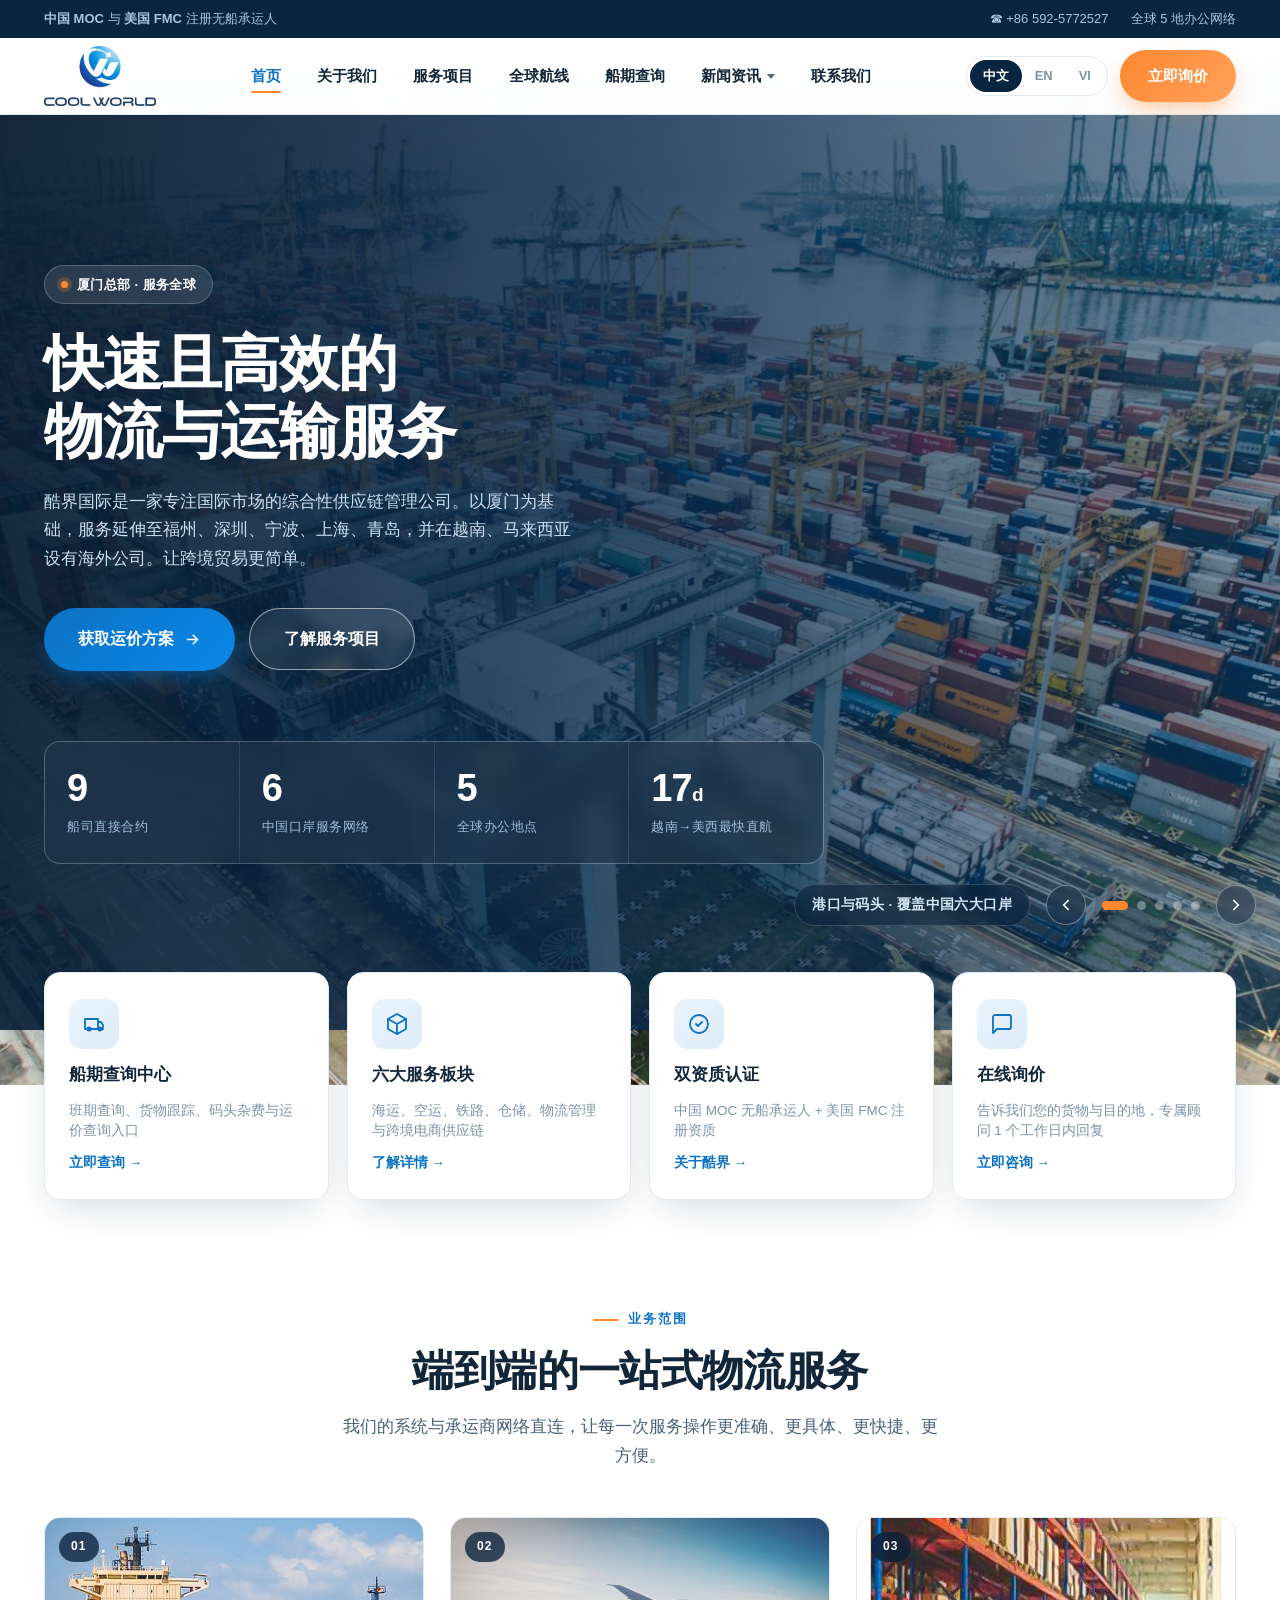
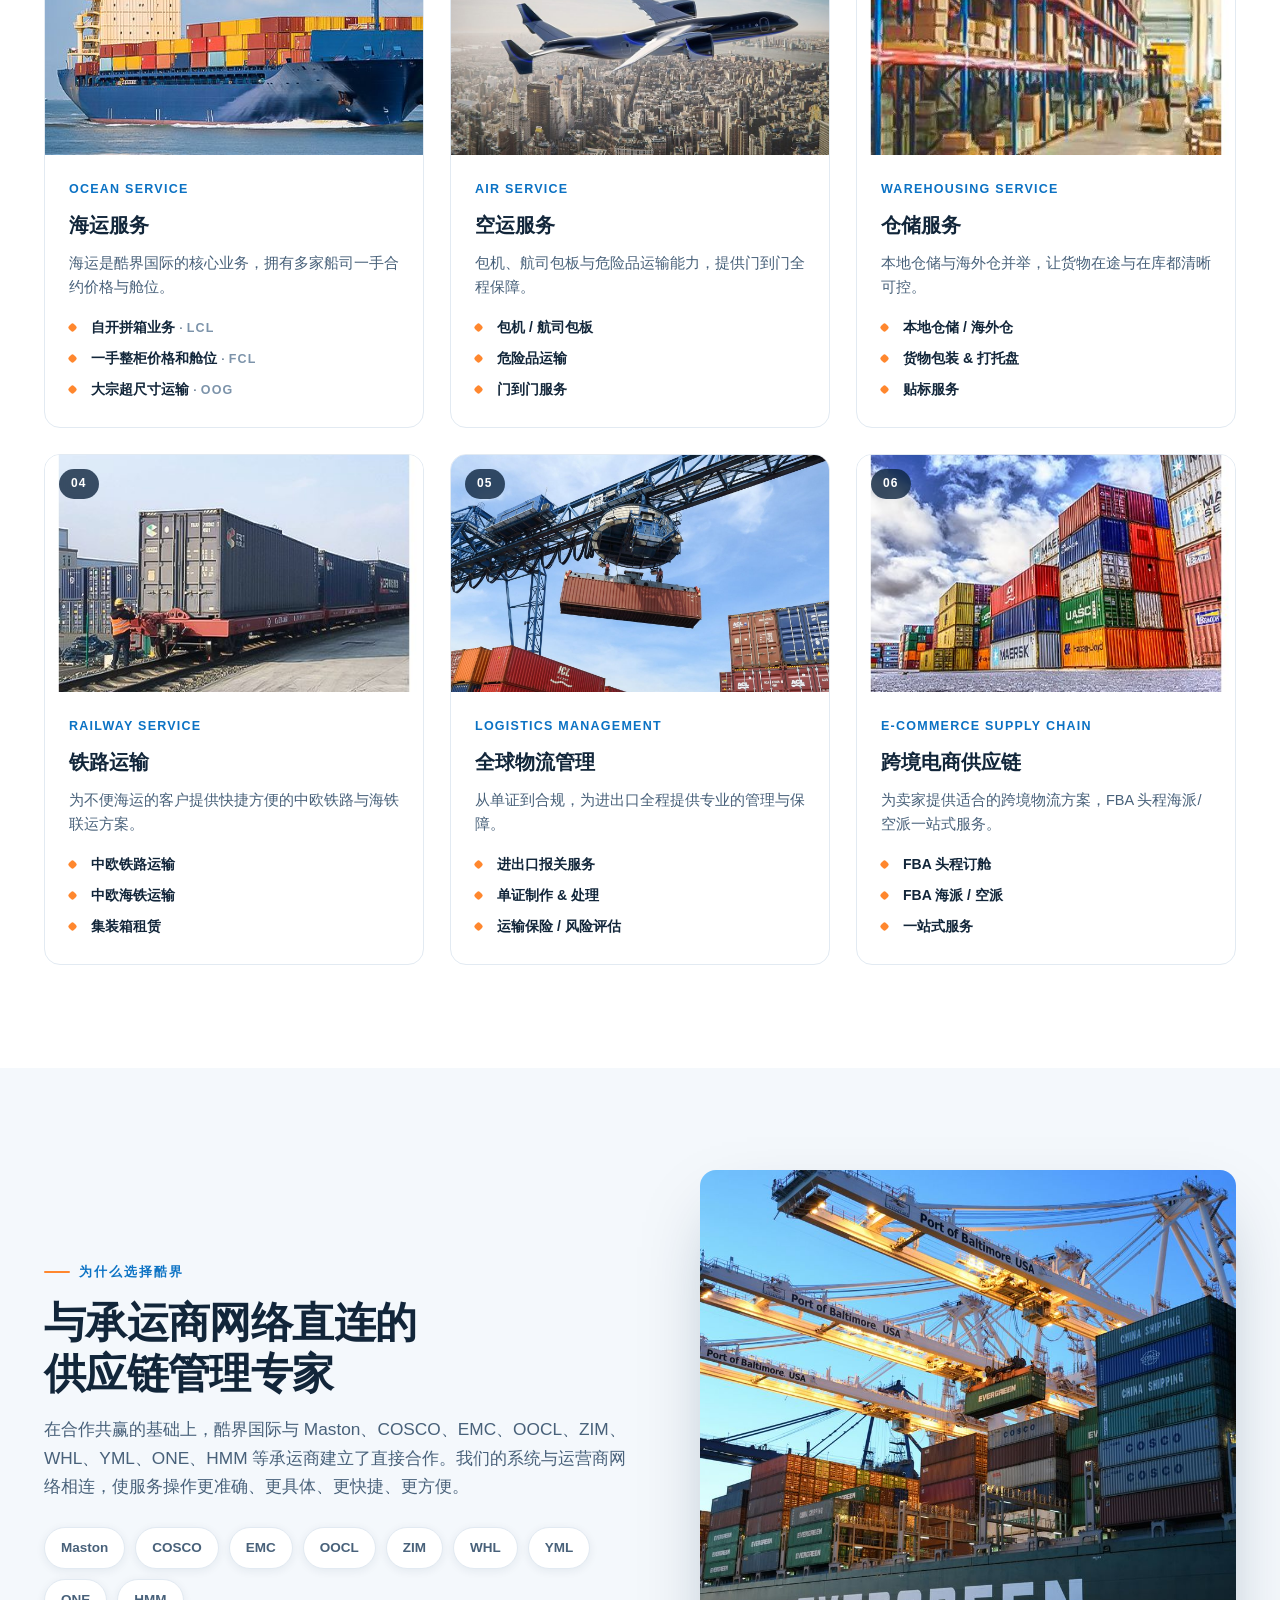
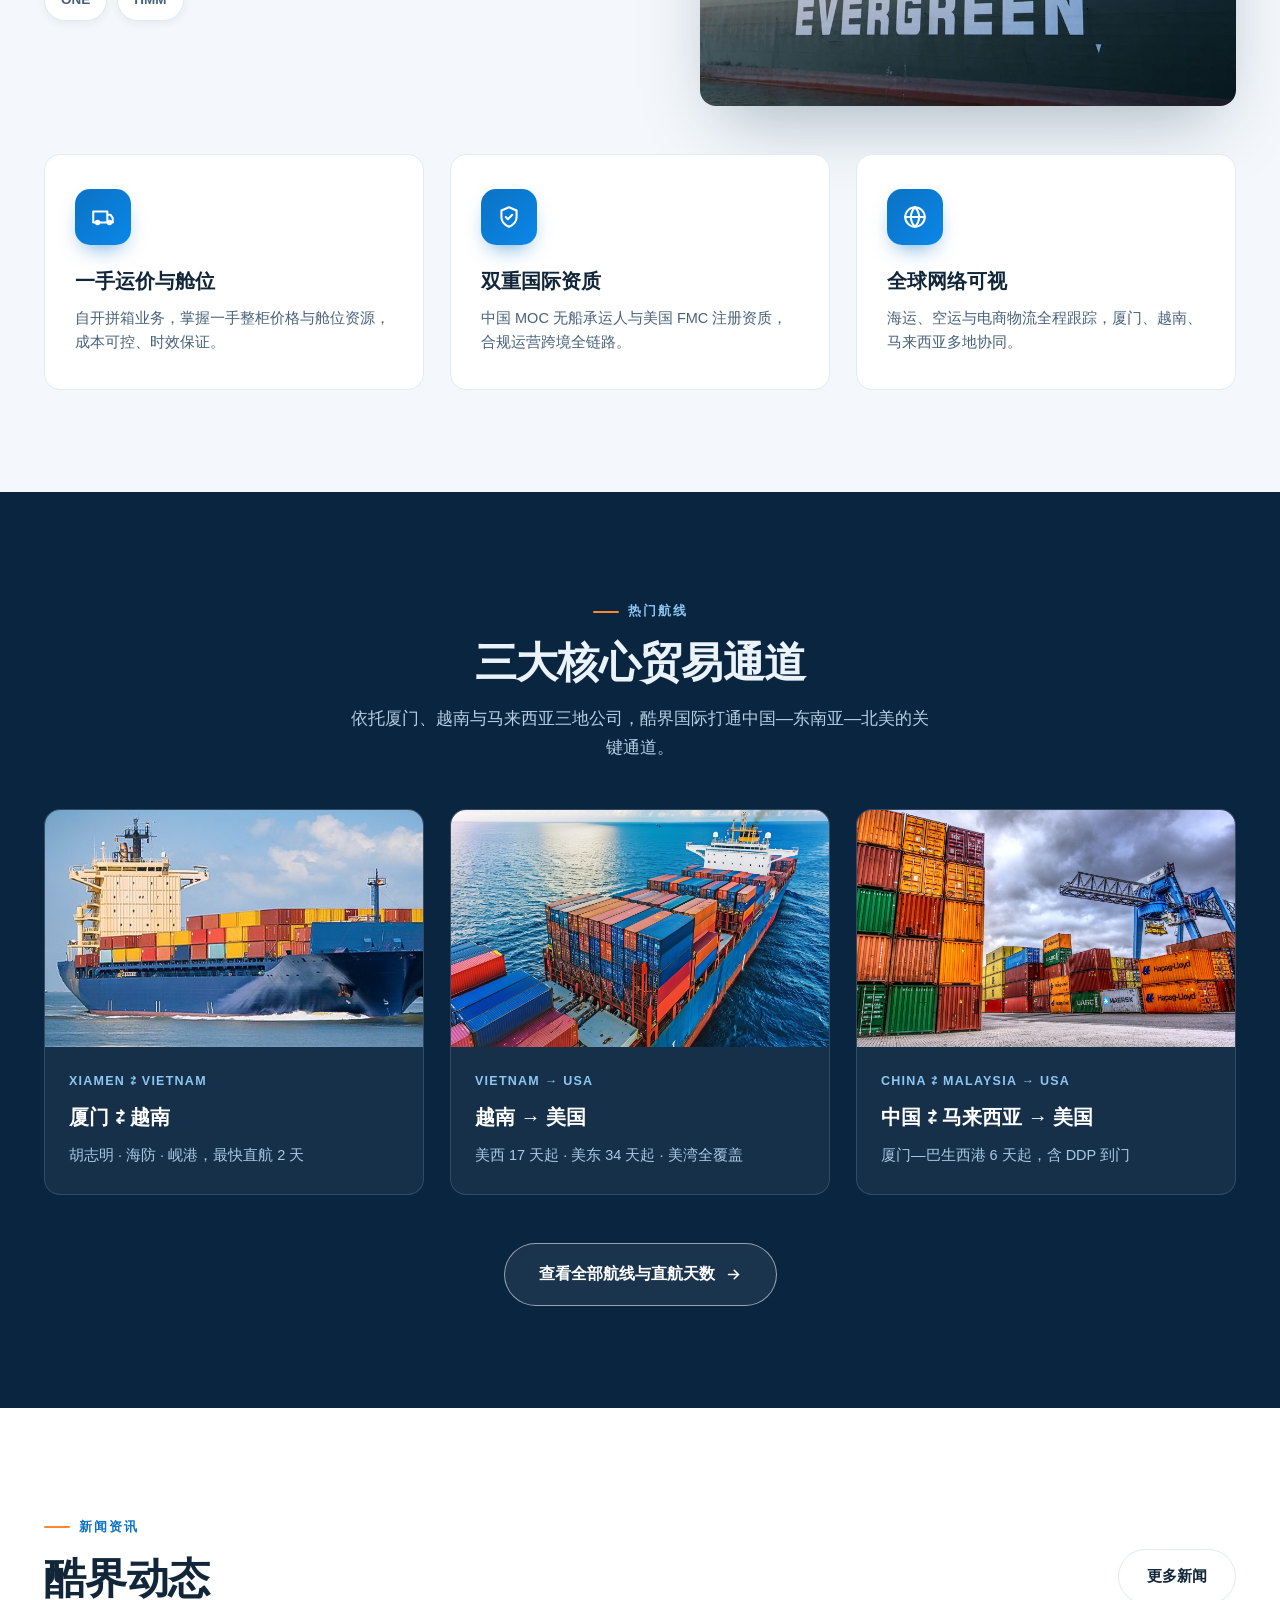
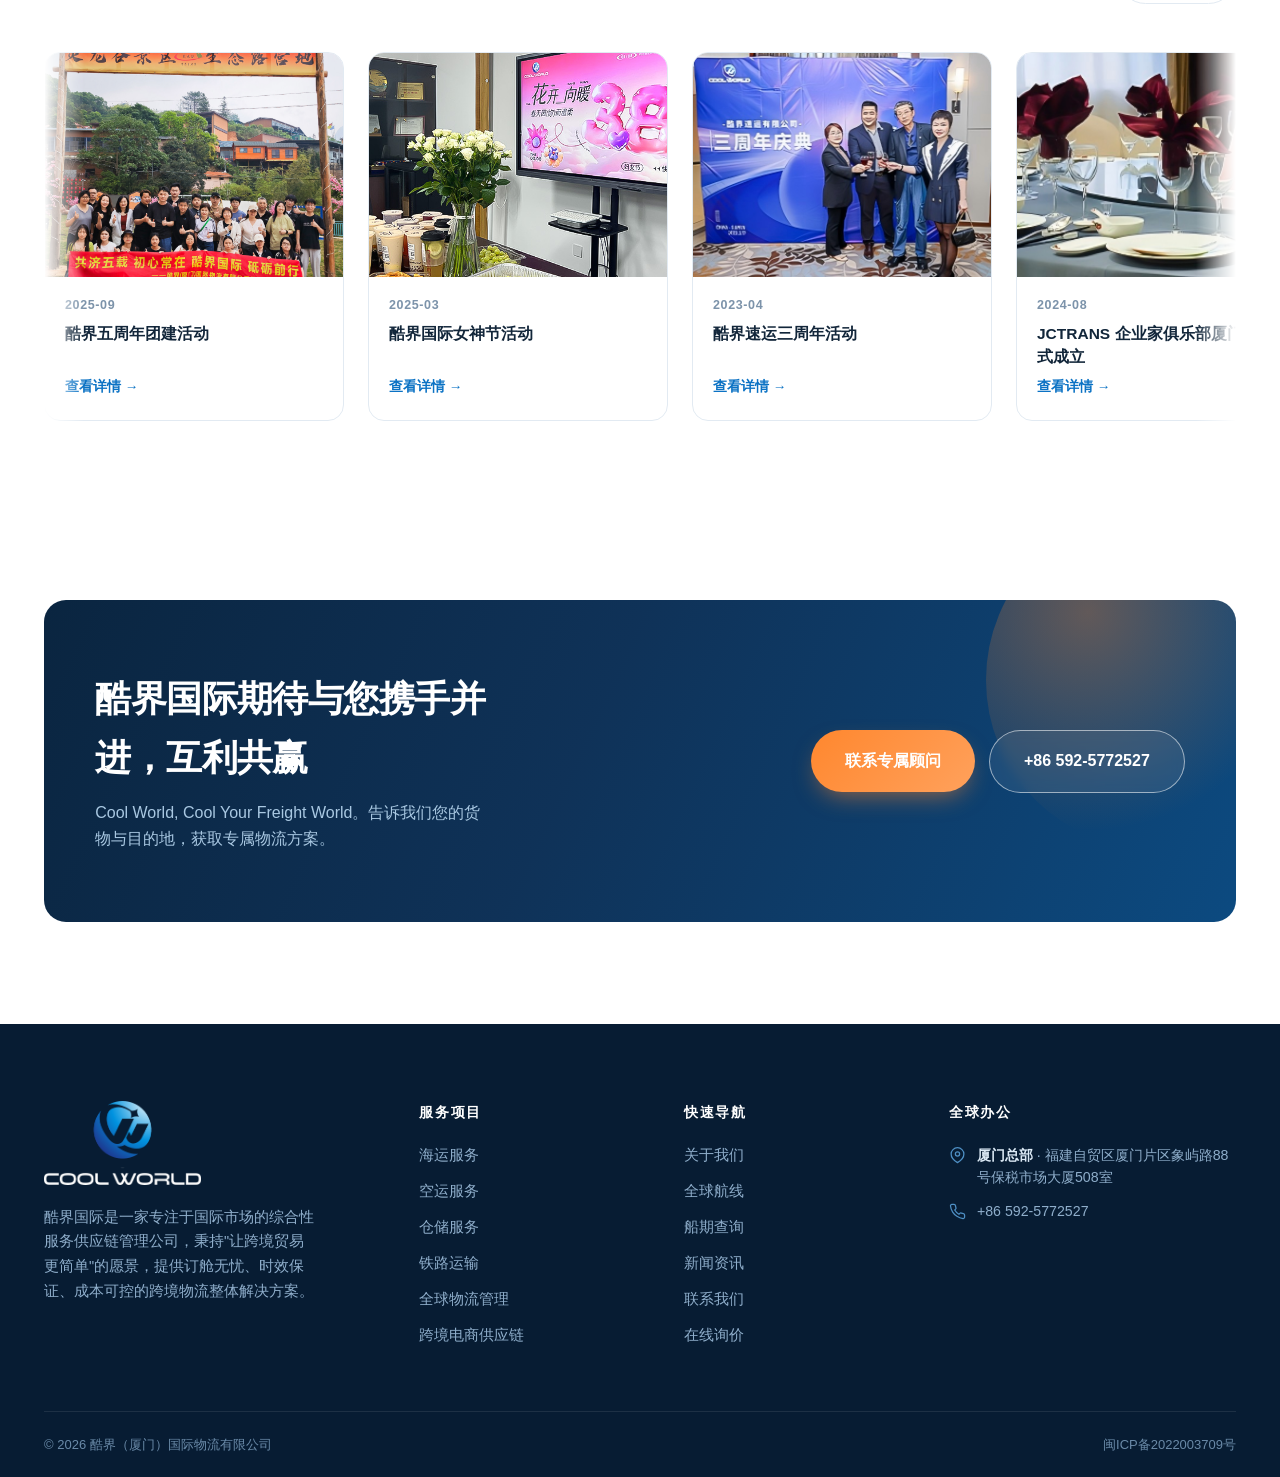
<file: index.html>
<!DOCTYPE html>
<html lang="zh-CN" data-lang="zh" data-page-node-id="NukGX1isZLH4DarTqynj1P">
<head data-page-node-id="LOUkA1XYkmEA0IngHpdduh">
<meta charset="UTF-8" data-page-node-id="CXvays25jaWeEKRBmDZdnO">
<meta name="viewport" content="width=device-width, initial-scale=1" data-page-node-id="rMjMe7NZNYFw5QA0ST9jKt">
<title>酷界国际 Cool World International — 国际海运 · 空运 · 跨境电商供应链</title>
<meta name="description" content="酷界国际（Cool World International）是一家中国 MOC 与美国 FMC 注册无船承运人（NVOCC），总部位于厦门，服务涵盖海运、空运、铁路、报关、仓储与跨境电商供应链。" data-page-node-id="iCHjCFb3dHU3QtsyslkPyU">
<link rel="icon" type="image/png" href="assets/img/logo-mark.png" data-page-node-id="IvmxfttiXvCGAil9EYbQ58">
<link rel="stylesheet" href="assets/css/style.css" data-page-node-id="Eh0RtxmaxaVQc6Xsti15Am">
</head>
<body data-page-node-id="61T0bChL3AjkcRbPvNzETH">

<!-- ===== top utility bar ===== -->
<div class="topbar" data-page-node-id="5ZgUN5GpPNqahwS8EhnzXx">
  <div class="wrap" data-page-node-id="D19DSCnSTZpsdA0b97ZucV">
    <div class="topbar__group" data-page-node-id="OJjeIkZsbkWHrBmt1zAZM4">
      <span data-zh data-page-node-id="lGa1SyTF33h0twrGpMn8Hn"><b data-page-node-id="RPKvxAaa70ebglxrqvp7Hv">中国 MOC</b> 与 <b data-page-node-id="2VewlFe9rVUMde1xGTEOGy">美国 FMC</b> 注册无船承运人</span>
      <span data-en data-page-node-id="myZWSa1KXdAXbrwtgaLmNW">Licensed NVOCC — China <b data-page-node-id="4GqBArCkfDxvHGWvjxFBuq">MOC</b> &amp; US <b data-page-node-id="QAhaVBrEYAKkeWIqDomTC3">FMC</b> registered</span>
      <span data-vi><b>Trung Quốc MOC</b> &amp; <b>Mỹ FMC</b> — NVOCC đã đăng ký</span>
    </div>
    <div class="topbar__group topbar__group--right" data-page-node-id="mBTGvDGBMah6wvAQtWobjT">
      <a href="tel:+865925772527" data-page-node-id="qKF84QVXxehjHF3eRWuhHC">☎ +86 592-5772527</a>
      <a href="contact.html" data-zh data-page-node-id="38kUFbAXEIfWBHCSyWpJwY">全球 5 地办公网络</a>
      <a href="contact.html" data-en data-page-node-id="vzr6m8tpG6xDGtykHsIXED">5 Offices Worldwide</a>
      <a href="contact.html" data-vi>5 Văn phòng toàn cầu</a>
    </div>
  </div>
</div>

<!-- ===== header ===== -->
<header class="header" data-page-node-id="V3rDbTkhhPb9twJdkUxspb">
  <div class="wrap" data-page-node-id="XkWMqinfWkiyOQqrgE4nVs">
    <a class="logo" href="index.html" aria-label="Cool World International" data-page-node-id="pAkTwX11ABSVIJA3VoaFP6">
      <img src="assets/img/logo-vertical.png" alt="Cool World International" data-page-node-id="2Havx7HxMdOaKlg2HhN68B">
    </a>
    <nav class="nav" aria-label="主导航" data-page-node-id="14knuucgDB1KQz7eGfjvgC">
      <a href="index.html" class="is-active" data-zh data-page-node-id="L3bqdWjcrIqB8z8hfenSAq">首页</a><a href="index.html" class="is-active" data-en data-page-node-id="1z9otdmX7aMcuKc1Q3hOrf">Home</a><a href="index.html" class="is-active" data-vi>Trang chủ</a>
      <a href="about.html" data-zh data-page-node-id="iRKHWsdxg8T0w7YEPlXveP">关于我们</a><a href="about.html" data-en data-page-node-id="rHfIZ2rBYsStBJRDC427JD">About</a><a href="about.html" data-vi>Giới thiệu</a>
      <a href="services.html" data-zh data-page-node-id="BBTwgq5iuKX06TBalBweaf">服务项目</a><a href="services.html" data-en data-page-node-id="Kn81QIYsIv1VYAbEQb6Jq7">Services</a><a href="services.html" data-vi>Dịch vụ</a>
      <a href="routes.html" data-zh data-page-node-id="CEVVrsM3MmY6YOyYSRUDK9">全球航线</a><a href="routes.html" data-en data-page-node-id="uEOY7ADeg3D3xrTgKetUt9">Routes</a><a href="routes.html" data-vi>Tuyến đường</a>
  <a href="schedule.html" data-zh>船期查询</a><a href="schedule.html" data-en>Schedules</a><a href="schedule.html" data-vi>Lịch tàu</a>
      <div class="nav-drop">
        <span class="nav__item--nolink" data-zh>新闻资讯</span><span class="nav__item--nolink" data-en>News</span><span class="nav__item--nolink" data-vi>Tin tức</span>
        <div class="nav-drop__menu">
          <a href="company-news.html" data-zh>企业动态</a><a href="company-news.html" data-en>Company News</a><a href="company-news.html" data-vi>Tin tức doanh nghiệp</a>
          <a href="news.html" data-zh>公司活动</a><a href="news.html" data-en>Company Activities</a><a href="news.html" data-vi>Hoạt động công ty</a>
          <a href="industry.html" data-zh>行业资讯</a><a href="industry.html" data-en>Industry News</a><a href="industry.html" data-vi>Tin tức ngành</a>
        </div>
      </div>
      <a href="contact.html" data-zh data-page-node-id="0qXvoCtGdFKc7OiLQclIH1">联系我们</a><a href="contact.html" data-en data-page-node-id="txQsto9hIXL6B2uohdmqRR">Contact</a><a href="contact.html" data-vi>Liên hệ</a>
    </nav>
    <div class="header__cta" data-page-node-id="FCow75FQbP99TUawz6TsKC">
      <div class="lang" role="group" aria-label="Language" data-page-node-id="hLa0GA9NwIoGkOQyQeMAl5">
        <button type="button" data-lang-btn="zh" data-page-node-id="vcoTcWX2Ab1DYhCaLZn28v">中文</button>
        <button type="button" data-lang-btn="en" data-page-node-id="hFCr11moLECLnGCiOw9Hst">EN</button>
        <button type="button" data-lang-btn="vi">VI</button>
      </div>
      <a class="btn btn--accent" href="contact.html" data-zh data-page-node-id="T7YTXGohPFt20qHHtUNBFs">立即询价</a>
      <a class="btn btn--accent" href="contact.html" data-en data-page-node-id="MFfhFevxL3uYVkcXyLApAe">Get a Quote</a>
      <a class="btn btn--accent" href="contact.html" data-vi>Nhận báo giá</a>
      <button class="burger" aria-label="打开菜单" data-page-node-id="tQDQ46JuWA5tYr2ydvVbew">
        <svg viewBox="0 0 24 24" fill="none" stroke-width="2" stroke-linecap="round" data-page-node-id="rRggZepSvIJeUy9Png98KN"><path d="M3 6h18M3 12h18M3 18h18" data-page-node-id="ibMp1o85lryuTkn0zNu1vT"/></svg>
      </button>
    </div>
  </div>
</header>

<!-- ===== mobile nav ===== -->
<div class="mnav" role="dialog" aria-label="移动端导航" data-page-node-id="n1mwdLbBqqRFsB7WSYGP3C">
  <div class="mnav__top" data-page-node-id="J6u2gGnKAheavASRXwGFfn">
    <img src="assets/img/logo-vertical-white.png" alt="Cool World" style="height:60px" data-page-node-id="toyDWdx3pu3Bl4QoGcAo6P">
    <button class="mnav__close" aria-label="关闭菜单" data-page-node-id="OmxwekIs6WgECcoNPLcIld">
      <svg viewBox="0 0 24 24" fill="none" stroke-width="2" stroke-linecap="round" data-page-node-id="5fdk8xF44SJIxgCCwHwLgh"><path d="M18 6 6 18M6 6l12 12" data-page-node-id="Ocorh4VaT9cCV8tH4Q5ohd"/></svg>
    </button>
  </div>
  <a href="index.html" data-zh data-page-node-id="VWoXW1DAJNLpiSGjmnQVHl">首页</a><a href="index.html" data-en data-page-node-id="8zRt30WZnh5aCxYLAKF5rN">Home</a><a href="index.html" data-vi>Trang chủ</a>
  <a href="about.html" data-zh data-page-node-id="b9zXDmWy2y6C54yERk0ggM">关于我们</a><a href="about.html" data-en data-page-node-id="otl7E4zRdfJHtTN6Os1vlF">About Us</a><a href="about.html" data-vi>Giới thiệu</a>
  <a href="services.html" data-zh data-page-node-id="YwgPI9QXrJ9CEBy6ADND4g">服务项目</a><a href="services.html" data-en data-page-node-id="xDSgL3FY2MyTcHHt1y5dFN">Services</a><a href="services.html" data-vi>Dịch vụ</a>
  <a href="routes.html" data-zh data-page-node-id="W38S6QGMMAAdwqeA7EX1CT">全球航线</a><a href="routes.html" data-en data-page-node-id="VHAJmoStrWviu6WoRQXAow">Routes</a><a href="routes.html" data-vi>Tuyến đường</a>
  <a href="schedule.html" data-zh>船期查询</a><a href="schedule.html" data-en>Schedules</a><a href="schedule.html" data-vi>Lịch tàu</a>
  <span class="nav__item--nolink" data-zh>新闻资讯</span><span class="nav__item--nolink" data-en>News</span><span class="nav__item--nolink" data-vi>Tin tức</span>
  <div class="mnav__sub">
    <a href="company-news.html" data-zh>企业动态</a><a href="company-news.html" data-en>Company News</a><a href="company-news.html" data-vi>Tin tức doanh nghiệp</a>
    <a href="news.html" data-zh>公司活动</a><a href="news.html" data-en>Company Activities</a><a href="news.html" data-vi>Hoạt động công ty</a>
    <a href="industry.html" data-zh>行业资讯</a><a href="industry.html" data-en>Industry News</a><a href="industry.html" data-vi>Tin tức ngành</a>
  </div>
  <a href="contact.html" data-zh data-page-node-id="GJAF9jRimLcTonBi7sPIlL">联系我们</a><a href="contact.html" data-en data-page-node-id="qvSVcNU5MwJVKHvcoPjyFH">Contact</a><a href="contact.html" data-vi>Liên hệ</a>
  <div style="margin-top:26px" data-page-node-id="ip2XPhpX1LLr49iHDKx2lm"><div class="lang" style="border-color:rgba(255,255,255,.3);background:transparent" data-page-node-id="XL9c3vwszTW5h07H84hHgP">
    <button type="button" data-lang-btn="zh" data-page-node-id="AW7KGayC5I66eS6I0oDjbm">中文</button>
    <button type="button" data-lang-btn="en" data-page-node-id="AIzigH2Y3tK6yMlNFXi9yx">English</button>
    <button type="button" data-lang-btn="vi">Tiếng Việt</button>
  </div></div>
</div>

<!-- ===== hero ===== -->
<section class="hero" data-page-node-id="DH24fnaa0kOpT6dm7NbACf">
  <div class="hero__bg hero__slider" aria-roledescription="carousel" aria-label="宣传图轮播" data-page-node-id="HYCYP2afw6JLUO3cSTekEw">
    <div class="hero__slide is-active" data-zh-cap="港口与码头 · 覆盖中国六大口岸" data-en-cap="Ports & Terminals · 6 China Gateways" data-vi-cap="Cảng & bến tàu · 6 cửa khẩu Trung Quốc" data-page-node-id="GazYEL2EHxMxiu42xLvhvm">
      <img src="assets/img/slide-1.jpg" alt="集装箱码头全景" fetchpriority="high" data-page-node-id="V9bOEwcnjJqP4agln4h0z5">
    </div>
    <div class="hero__slide" data-zh-cap="海运整柜与拼箱 · 一手舱位与运价" data-en-cap="Ocean FCL & LCL · First-hand Space & Rates" data-vi-cap="Vận tải biển FCL & LCL · Giá & chỗ trực tiếp" data-page-node-id="MjspvBAxp5h1xN5rlNfBfz">
      <img src="assets/img/slide-2.jpg" alt="远洋集装箱货轮" loading="lazy" data-page-node-id="c15z78hDw9tvj02Rg2BXte">
    </div>
    <div class="hero__slide" data-zh-cap="空运包机与包板 · 时效之选" data-en-cap="Air Charter & BUP · Speed First" data-vi-cap="Chuyến bay thuê & BUP · Ưu tiên tốc độ" data-page-node-id="1R6WRDERA3dEpTBlCJSkcF">
      <img src="assets/img/slide-3.jpg" alt="航空货运" loading="lazy" data-page-node-id="CAe31ZoXgK5YlKykctuxLz">
    </div>
    <div class="hero__slide" data-zh-cap="本地仓储与海外仓 · 贴标打托" data-en-cap="Local & Overseas Warehousing · Labelling & Pallets" data-vi-cap="Kho trong nước & nước ngoài · Dán nhãn & đóng pallet" data-page-node-id="KmUpONTNLDQ2ycblWwjbil">
      <img src="assets/img/slide-4.jpg" alt="仓储物流中心" loading="lazy" data-page-node-id="HH0z9CHxytMNGi0FIo4mja">
    </div>
    <div class="hero__slide" data-zh-cap="中欧铁路与海铁联运" data-en-cap="China–Europe Rail & Sea-Rail" data-vi-cap="Đường sắt Trung–Âu & liên hợp biển-sắt" data-page-node-id="pEPpv8DRpBR46XUl9s1F7T">
      <img src="assets/img/slide-5.jpg" alt="铁路货运班列" loading="lazy" data-page-node-id="GgOJRY4ywvvLsk0gxZ30RE">
    </div>
  </div>
  <div class="wrap" data-page-node-id="LRItpsOjjMrqQXMnN3GEZH">
    <div class="hero__inner" data-page-node-id="oPdKdpaW9FhH3n72WlDPZF">
      <span class="hero__badge" data-page-node-id="MShzaULm4vDeLO4IgC6Flv"><span class="dot" data-page-node-id="zB26YZf35pmjHEVC9Sz9GO"></span>
        <span data-zh data-page-node-id="a5FsTjavT2sauZUzslpFx0">厦门总部 · 服务全球</span>
        <span data-en data-page-node-id="WDGyl6E0G7RZuTEKyQzImw">Xiamen HQ · Serving the World</span>
        <span data-vi>Trụ sở Hạ Môn · Phục vụ toàn cầu</span>
      </span>
      <h1 class="h1" data-page-node-id="VLi4M9rXB4lPBiynssID70">
        <span data-zh data-page-node-id="aLjdFHSeokTHoufVdfqdHH">快速且高效的<br data-page-node-id="sowAK5LtcmaMNM68IJMs4f">物流与运输服务</span>
        <span data-en data-page-node-id="f6C9I4okvYEvhQSv93n2G5">Fast &amp; Efficient<br data-page-node-id="faeemePXFj7WucXosJATAr">Logistics &amp; Transportation</span>
        <span data-vi>Nhanh chóng &amp; hiệu quả<br>Dịch vụ logistics &amp; vận chuyển</span>
      </h1>
      <p class="lead" data-zh data-page-node-id="QZAHesUoLPXdLKQkLC8QeG">酷界国际是一家专注国际市场的综合性供应链管理公司。以厦门为基础，服务延伸至福州、深圳、宁波、上海、青岛，并在越南、马来西亚设有海外公司。让跨境贸易更简单。</p>
      <p class="lead" data-en data-page-node-id="1U1WBLQXV5f215CNUVVZ8E">Cool World International is a comprehensive supply chain management company focused on international markets. Based in Xiamen with coverage across Fuzhou, Shenzhen, Ningbo, Shanghai and Qingdao, plus overseas companies in Vietnam and Malaysia — making cross-border trade simpler.</p>
      <p class="lead" data-vi>Cool World International là công ty quản lý chuỗi cung ứng toàn diện tập trung vào thị trường quốc tế. Trụ sở tại Hạ Môn, phủ rộng Phúc Châu, Thâm Quyến, Ninh Ba, Thượng Hải, Thanh Đảo, cùng công ty ở Việt Nam và Malaysia — làm thương mại xuyên biên giới đơn giản hơn.</p>
      <div class="hero__cta" data-page-node-id="7o0wVNI8zyN9sMKbpUThe3">
        <a class="btn btn--primary btn--lg" href="contact.html" data-page-node-id="sAeh3ooCVTl9DrFUW03V1X">
          <span data-zh data-page-node-id="JfmfzZHbnonlFd2qDwpwDC">获取运价方案</span><span data-en data-page-node-id="5f4wdLrGPTrTSpCFbj4Imw">Request a Quote</span><span data-vi>Nhận báo giá</span>
          <svg viewBox="0 0 24 24" fill="none" stroke="currentColor" stroke-width="2.2" stroke-linecap="round" data-page-node-id="ttugG1f34tVqTHUGYFTwSk"><path d="M5 12h14M13 6l6 6-6 6" data-page-node-id="hBOW9FBZ6P2YEbBLtBCGmd"/></svg>
        </a>
        <a class="btn btn--ghost btn--lg" href="services.html" data-page-node-id="Eml9pIFQ44zbTnXDH18RRZ">
          <span data-zh data-page-node-id="8bLNoqbmVVVPeCkJ20UMGY">了解服务项目</span><span data-en data-page-node-id="9iwykRrjYCQovyPpjBAvEC">Explore Services</span><span data-vi>Khám phá dịch vụ</span>
        </a>
      </div>
      <div class="hero__stats" data-page-node-id="lz7qLptmxafqzyCA0T5wC9">
        <div class="hero__stat" data-page-node-id="DhXYFpag7S4Q2f5uGMrOir"><b data-page-node-id="iCYK9dA2lEWjaFeVuJ7h3b">9</b><span data-zh data-page-node-id="oamWGkscpJk7AnKZghD48V">船司直接合约</span><span data-en data-page-node-id="Vlqfsi33IKYreowEX2EITB">Direct Carrier Contracts</span><span data-vi>Hợp đồng trực tiếp với tàu</span></div>
        <div class="hero__stat" data-page-node-id="V0CYCMAY4ebryAKnFTeEtp"><b data-page-node-id="u6bB5CNXzwXi32rMtLsfml">6</b><span data-zh data-page-node-id="serQvDNqYpElK4Hh72wsDY">中国口岸服务网络</span><span data-en data-page-node-id="Z4qaSv3yMWxCWVuevGlFBW">China Port Network</span><span data-vi>Mạng lưới cảng Trung Quốc</span></div>
        <div class="hero__stat" data-page-node-id="6FE2AUbmGVBFrlqNQB2Ng4"><b data-page-node-id="lACjAGoEjNBIlx49LIxKOa">5</b><span data-zh data-page-node-id="OqjN0OheH5cDpZZMljpgj5">全球办公地点</span><span data-en data-page-node-id="zkzULBlLVSuY1s9XwRWYGh">Global Offices</span><span data-vi>Văn phòng toàn cầu</span></div>
        <div class="hero__stat" data-page-node-id="KGzdCEceAaZlbfLDsDX9Gn"><b data-page-node-id="A6mgUDG1YI1qg90qDCxUfV">17<small style="font-size:.5em" data-page-node-id="MiHwPSsoPalYXAWcStWfVf">d</small></b><span data-zh data-page-node-id="EnL861SD1BtE2m4thidST2">越南→美西最快直航</span><span data-en data-page-node-id="FB9K0XBZj12BJjlX07wfVC">Fastest VN→USWC Direct</span><span data-vi>VN→Tây Mỹ thẳng nhanh nhất</span></div>
      </div>
    </div>
  </div>
  <div class="hero__controls" data-page-node-id="aVmJzqlmctIB8caNAWnM0b">
    <span class="hero__cap" data-page-node-id="GBStQCpHPba4R6aeta1BiL">
      <span data-zh data-page-node-id="POiafSril2kPysEZo86xwq">港口与码头 · 覆盖中国六大口岸</span>
      <span data-en data-page-node-id="XluZ9XmUW3uVKxTO0F40sj">Ports &amp; Terminals · 6 China Gateways</span>
      <span data-vi>Cảng & bến tàu · 6 cửa khẩu Trung Quốc</span>
    </span>
    <button class="hctrl" type="button" data-slide-prev aria-label="上一张" data-page-node-id="vNHGAnQsOcXlmsV0dDkc5D">
      <svg viewBox="0 0 24 24" fill="none" stroke="currentColor" stroke-width="2.2" stroke-linecap="round" data-page-node-id="Td6iUcNKDS10JDUGt9scfo"><path d="M15 6l-6 6 6 6" data-page-node-id="YTdopQcJIcmMVQFyGUIdhW"/></svg>
    </button>
    <div class="hero__dots" role="group" aria-label="轮播页码" data-page-node-id="EzMNABtZsca2oiAi3FtITq">
      <button class="dot is-active" type="button" data-slide-to="0" aria-label="第 1 张" data-page-node-id="4KyqFagAgBX4NdchB6V8mw"></button>
      <button class="dot" type="button" data-slide-to="1" aria-label="第 2 张" data-page-node-id="ff4dRh7x1Rryj1CsIhaYQN"></button>
      <button class="dot" type="button" data-slide-to="2" aria-label="第 3 张" data-page-node-id="uGYmZiNPtx1AcOqIETqHqF"></button>
      <button class="dot" type="button" data-slide-to="3" aria-label="第 4 张" data-page-node-id="0sfzJvcgoUt8I7XydT91zL"></button>
      <button class="dot" type="button" data-slide-to="4" aria-label="第 5 张" data-page-node-id="iACx78kx7hNLHnSDmh1TTA"></button>
    </div>
    <button class="hctrl" type="button" data-slide-next aria-label="下一张" data-page-node-id="0MOrRjW8Wo6594Uz4Qpiju">
      <svg viewBox="0 0 24 24" fill="none" stroke="currentColor" stroke-width="2.2" stroke-linecap="round" data-page-node-id="XFyG5laybajDjkeog1DgoR"><path d="M9 6l6 6-6 6" data-page-node-id="xRYBGhaEJ4Bhxqd88Tp4rZ"/></svg>
    </button>
  </div>
</section>

<!-- ===== quick tools ===== -->
<section class="tools" data-page-node-id="XbMFWFfd7YiNhFgFnBAwMt">
  <div class="wrap" data-page-node-id="ccWKGiCWEwJ6QEijWCbDwh">
    <div class="tools__grid" data-page-node-id="E8ogadA6djOGPB1VhHJeSZ">
      <a class="tool reveal" href="schedule.html" data-page-node-id="DLLPhRmyuob1tkIgPwdtVI">
        <div class="tool__ico" data-page-node-id="l3eRME6oJXeE3r6cp0Gdxi"><svg viewBox="0 0 24 24" fill="none" stroke="currentColor" stroke-width="1.8" stroke-linecap="round" stroke-linejoin="round" data-page-node-id="GG8o4BgcFeWjXeYvkFFEte"><path d="M3 7h13v10H3zM16 10h3l2 3v4h-5z" data-page-node-id="1I3EaEhqjbhRGseqx4CGWz"/><circle cx="7" cy="17" r="1.6" data-page-node-id="Q0furOwm3NpU5y73vlFGQc"/><circle cx="18" cy="17" r="1.6" data-page-node-id="frgTXEzR0bu0YP6BVj98kS"/></svg></div>
        <b data-zh data-page-node-id="iXQubIsB9kGRNwiHk79tam">船期查询中心</b><b data-en data-page-node-id="GIOxr3TJdD9vmECili3ujD">Schedule Center</b><b data-vi>Trung tâm tra cứu lịch tàu</b>
        <span data-zh data-page-node-id="K1xepS4F16TGFRLWFc2OP6">班期查询、货物跟踪、码头杂费与运价查询入口</span>
        <span data-en data-page-node-id="zYlmBlUQWfl73dxke7bf4o">Lane schedules, cargo tracking, terminal charges &amp; rate tools</span>
        <span data-vi>Tra cứu lịch chuyến, theo dõi hàng, phí cảng & công cụ báo giá</span>
        <span class="arrow" data-zh data-page-node-id="NQWg6G9KLtbMRnqasL6wxX">立即查询 →</span><span class="arrow" data-en data-page-node-id="2J9qtJKJaFmqAXOJTidSaD">Query now →</span><span class="arrow" data-vi>Tra cứu ngay →</span>
      </a>
      <a class="tool reveal" href="services.html" data-page-node-id="vFWYs5QIQjY1gp4Ftk9Udf">
        <div class="tool__ico" data-page-node-id="CUI9yQ237q1btiWBTc1bWA"><svg viewBox="0 0 24 24" fill="none" stroke="currentColor" stroke-width="1.8" stroke-linecap="round" stroke-linejoin="round" data-page-node-id="FVIRNXGTiLOgxcm2OluU7a"><path d="M12 2 3 7v10l9 5 9-5V7z" data-page-node-id="MOKOmhYKLhPlgKZECHlhvY"/><path d="M3 7l9 5 9-5M12 12v10" data-page-node-id="v4cwGFNT0yeGypnZHzPIZV"/></svg></div>
        <b data-zh data-page-node-id="mZub6MOyae7jLpFoHw0bSg">六大服务板块</b><b data-en data-page-node-id="RvHqydgF8pZUUYxKwzHiqa">Six Service Lines</b><b data-vi>Sáu nhóm dịch vụ</b>
        <span data-zh data-page-node-id="pvJmBtgeoNz1Is0GNW4e4x">海运、空运、铁路、仓储、物流管理与跨境电商供应链</span>
        <span data-en data-page-node-id="nl2oMHdap0UmzgztXF2Zop">Ocean, air, rail, warehousing, logistics management &amp; e-commerce</span>
        <span data-vi>Biển, hàng không, sắt, kho, quản lý logistics & chuỗi cung ứng TMĐT</span>
        <span class="arrow" data-zh data-page-node-id="XkMDJHKnFvPiLJcTfkHGd9">了解详情 →</span><span class="arrow" data-en data-page-node-id="5SdfuYoveFwj71BlbfpLCR">Learn more →</span><span class="arrow" data-vi>Xem chi tiết →</span>
      </a>
      <a class="tool reveal" href="about.html" data-page-node-id="9F03WSereXGU4Hg1RkQqI9">
        <div class="tool__ico" data-page-node-id="TIe7iLrMAmvb4fz7WgAjuB"><svg viewBox="0 0 24 24" fill="none" stroke="currentColor" stroke-width="1.8" stroke-linecap="round" stroke-linejoin="round" data-page-node-id="SK5WZDsYuH1TEh5m9FlfWX"><path d="M9 12l2 2 4-4" data-page-node-id="xgexQ908VdaJKG7hHzeyDg"/><circle cx="12" cy="12" r="9" data-page-node-id="1SpB4kaLGovrTfIytnIp1E"/></svg></div>
        <b data-zh data-page-node-id="jTTfg1zyhF5upYcOkxFhYI">双资质认证</b><b data-en data-page-node-id="DhMmohHFVLFSlchQKP9nIH">Licensed NVOCC</b><b data-vi>Giấy phép NVOCC</b>
        <span data-zh data-page-node-id="uR8CJyByoBnlD4vYRZZEMo">中国 MOC 无船承运人 + 美国 FMC 注册资质</span>
        <span data-en data-page-node-id="FGCiLtEtkIR6cQDBQhObwS">China MOC NVOCC licence + US FMC registration</span>
        <span data-vi>Giấy phép NVOCC MOC Trung Quốc + đăng ký FMC Mỹ</span>
        <span class="arrow" data-zh data-page-node-id="UWYcTCOJL8oEpfAHiUeMCp">关于酷界 →</span><span class="arrow" data-en data-page-node-id="3p3ow0VwIE5MIlal36IhGv">About us →</span><span class="arrow" data-vi>Giới thiệu →</span>
      </a>
      <a class="tool reveal" href="contact.html" data-page-node-id="DeeY6G3BYSoYJE7pUvu8g0">
        <div class="tool__ico" data-page-node-id="c2oA9Jm4h1ArIDMlp9MnRE"><svg viewBox="0 0 24 24" fill="none" stroke="currentColor" stroke-width="1.8" stroke-linecap="round" stroke-linejoin="round" data-page-node-id="SdIjHquvLy3ObtA07jQ5GD"><path d="M21 15a2 2 0 0 1-2 2H7l-4 4V5a2 2 0 0 1 2-2h14a2 2 0 0 1 2 2z" data-page-node-id="aGETWezNi7F0iGdxTyvKin"/></svg></div>
        <b data-zh data-page-node-id="Jex6nkakZ7O9TZxRTSsDEK">在线询价</b><b data-en data-page-node-id="SozEu16Ic9xusL3EwWBp9r">Get a Quote</b><b data-vi>Nhận báo giá</b>
        <span data-zh data-page-node-id="nC1rHFHnA2WYwkH7kyJQl6">告诉我们您的货物与目的地，专属顾问 1 个工作日内回复</span>
        <span data-en data-page-node-id="9erREDX0GgMcIriimXaEdl">Tell us your cargo and destination — a specialist replies within 1 business day</span>
        <span data-vi>Cho chúng tôi biết hàng hóa & đích đến — chuyên viên phản hồi trong 1 ngày làm việc</span>
        <span class="arrow" data-zh data-page-node-id="uVV4Y6ihSBIlP0pEYeQRM7">立即咨询 →</span><span class="arrow" data-en data-page-node-id="BfQWHWbxlTSKzURQ403mZ4">Contact us →</span><span class="arrow" data-vi>Liên hệ ngay →</span>
      </a>
    </div>
  </div>
</section>

<!-- ===== services ===== -->
<section class="section" id="services" data-page-node-id="qGxZbxvM9mMusdJcxKtZGa">
  <div class="wrap" data-page-node-id="PsdPhxHVBIN82dQyVtCG7F">
    <div class="center reveal" data-page-node-id="7BJ8CnAte8sR90oDHVMuQH">
      <span class="eyebrow" data-page-node-id="0mk2S8xZxDA93FB1SFTytU"><span data-zh data-page-node-id="FgLebEKQ6TNhD5goVcUBqP">业务范围</span><span data-en data-page-node-id="SDyCFnyYDwiHyODrOW9xEq">Business Scope</span><span data-vi>Phạm vi kinh doanh</span></span>
      <h2 class="h2" data-page-node-id="0ySPAyxJSTMhMtJG1Eovr0"><span data-zh data-page-node-id="igN2pUvFRAdjJQ9w9PeCv8">端到端的一站式物流服务</span><span data-en data-page-node-id="HHgTpy5vA3xJzniY9e85OS">End-to-End, One-Stop Logistics</span><span data-vi>Logistics một trạm đầu cuối</span></h2>
      <p class="lead mt-16" data-zh data-page-node-id="gwWA8kwa1eduupJC4jlbyS">我们的系统与承运商网络直连，让每一次服务操作更准确、更具体、更快捷、更方便。</p>
      <p class="lead mt-16" data-en data-page-node-id="D59WtWUB0IbQAaAKuMhGF6">Our systems are directly connected to carrier networks — making every operation more accurate, specific, faster and more convenient.</p>
      <p class="lead mt-16" data-vi>Hệ thống của chúng tôi kết nối trực tiếp với mạng lưới hãng tàu — giúp mọi hoạt động chính xác, cụ thể, nhanh chóng và tiện lợi hơn.</p>
    </div>

    <div class="cards mt-48" data-page-node-id="mEsLY01YUJ6LSxqHUrka1d">
      <a class="card reveal" href="services.html#ocean" data-page-node-id="bGI4Prv7lLr8P9SdVknF4F">
        <div class="card__media" data-page-node-id="k3VESMUPuBNKXMWv7d40nP"><img src="assets/img/card-sea.jpg" alt="海运服务" loading="lazy" data-page-node-id="EMhpId4zRlMZoZL43wmCeO"><span class="card__num" data-page-node-id="At8C8tCPbH3FlfOv2951uK">01</span></div>
        <div class="card__body" data-page-node-id="BWfMGR1diw4AUgd5CkgvtA">
          <span class="en" data-page-node-id="NtyLDdDBQinGZuKjhSWNp6">Ocean Service</span>
          <h3 data-zh data-page-node-id="6P64nWhADtYJNkDTSk63wE">海运服务</h3><h3 data-en data-page-node-id="it8DPSzWHpDuUFXrCc5JBx">Ocean Freight</h3><h3 data-vi>Vận tải biển</h3>
          <p data-zh data-page-node-id="BsLByc0XnalQ1hVmARvlOm">海运是酷界国际的核心业务，拥有多家船司一手合约价格与舱位。</p>
          <p data-en data-page-node-id="N21kCSQApdxnGG18ZWN5jf">Ocean freight is our core business, backed by first-hand carrier contracts and space allocation.</p>
          <p data-vi>Vận tải biển là hoạt động cốt lõi của Cool World, được hỗ trợ bởi hợp đồng và chỗ trực tiếp từ nhiều hãng tàu.</p>
          <ul class="card__list" data-page-node-id="NBF92HXUZ1EBajcRX153LQ">
            <li data-page-node-id="zxTsF6nTnCXngju71VZG7X"><b data-zh data-page-node-id="cDuYl3Uz5HqWPgQprM7MUx">自开拼箱业务</b><b data-en data-page-node-id="qfv2JoaWAuHQBm9AlMcAHK">LCL Consolidation</b><b data-vi>Gộp LCL tự khai</b> · <span class="en" data-page-node-id="JJ1OgMOiHTObIgOBUYEzv9">LCL</span></li>
            <li data-page-node-id="MiMNIXCxJWXrEFdObMgtPn"><b data-zh data-page-node-id="O9KonEUJOXbcrYHVzB6HMF">一手整柜价格和舱位</b><b data-en data-page-node-id="8rGDLwe3nojoAaOLmDR0a1">First-hand FCL Rates &amp; Space</b><b data-vi>Giá & chỗ FCL trực tiếp</b> · <span class="en" data-page-node-id="TEobjwnVdjWhfD2WaKBug6">FCL</span></li>
            <li data-page-node-id="6iDSzJzfa1LOjA4tCn6js4"><b data-zh data-page-node-id="xeOQHEIEG4ChqzeH1w2UK8">大宗超尺寸运输</b><b data-en data-page-node-id="GLOD2eUwc8pjZDUH7CBu2i">OOG / Oversized Cargo</b><b data-vi>Hàng OOG / quá khổ</b> · <span class="en" data-page-node-id="PDORFxfegPoZUZoO2ass2y">OOG</span></li>
          </ul>
        </div>
      </a>
      <a class="card reveal" data-d="1" href="services.html#air" data-page-node-id="46B3YVClONVbxliKBLsjqo">
        <div class="card__media" data-page-node-id="7w1VNPgu76FQ4VdDyCwZSK"><img src="assets/img/air.jpg" alt="空运服务" loading="lazy" data-page-node-id="HyrBPXZYaWvNI2NqQFwsPd"><span class="card__num" data-page-node-id="04FRe33O1dpz0UNrbbJM6W">02</span></div>
        <div class="card__body" data-page-node-id="0mZccpqd78w1Utq0NEP010">
          <span class="en" data-page-node-id="FXF3fyxf1EVKoB7hG9Wqjx">Air Service</span>
          <h3 data-zh data-page-node-id="86OGYGn4ErSiYhhBsEgYDi">空运服务</h3><h3 data-en data-page-node-id="zQv5A4aj8CNH39LKOSjAMp">Air Freight</h3><h3 data-vi>Vận tải không</h3>
          <p data-zh data-page-node-id="p3UxcrAqzRtE7WBx1FfzxX">包机、航司包板与危险品运输能力，提供门到门全程保障。</p>
          <p data-en data-page-node-id="QUCkhfjZ6JfFxjjtiJHvbs">Charter flights, carrier block space and dangerous goods capability with full door-to-door coverage.</p>
          <p data-vi>Chuyến bay thuê, chỗ ưu đãi hãng hàng không & năng lực vận chuyển hàng nguy hiểm, với dịch vụ cửa đến cửa toàn diện.</p>
          <ul class="card__list" data-page-node-id="AwM2U9BVP3HcWDFWfUxHrw">
            <li data-page-node-id="NZKb8Oe6s8bppWMNrJlbET"><b data-zh data-page-node-id="FaBSsZKPAgnk7BTr7HeArC">包机 / 航司包板</b><b data-en data-page-node-id="1Wo0vyIqLC55Bb5oyMgDG8">Charter / BUP</b><b data-vi>Thuê máy bay / BUP</b></li>
            <li data-page-node-id="tY98eoqv9wq4yWsq8wA57S"><b data-zh data-page-node-id="iwrJHyico61ELqHnGKIzmB">危险品运输</b><b data-en data-page-node-id="AcyiYxFcyZWEJfOF8Gaf0F">Hazardous Transport</b><b data-vi>Vận chuyển hàng nguy hiểm</b></li>
            <li data-page-node-id="IWfeePV6HHpbBYfqJlU6Kb"><b data-zh data-page-node-id="aoLgEqpvU1vqpF3TrOipCl">门到门服务</b><b data-en data-page-node-id="zhjYBmEj4r27WrH8bgkdtL">Door to Door</b><b data-vi>Dịch vụ cửa đến cửa</b></li>
          </ul>
        </div>
      </a>
      <a class="card reveal" data-d="2" href="services.html#warehousing" data-page-node-id="m1UHYLJDKCPUXRErOMGyhp">
        <div class="card__media" data-page-node-id="YKdgvMpY2u2qNLBZBB9bmA"><img src="assets/img/warehouse.jpg" alt="仓储服务" loading="lazy" data-page-node-id="WkvhJ4vH7LkgBf4m7wlCNG"><span class="card__num" data-page-node-id="TohbaAAqtYmjLcGBHGjqCR">03</span></div>
        <div class="card__body" data-page-node-id="AmhCoju69DgtDIc8zHtWys">
          <span class="en" data-page-node-id="me0ZA3jcYbaatcZ0iftMOW">Warehousing Service</span>
          <h3 data-zh data-page-node-id="ukuEwvNFAkmMWna0Hid2gV">仓储服务</h3><h3 data-en data-page-node-id="JOi9PfnpFtvAxp1q4allFB">Warehousing</h3><h3 data-vi>Dịch vụ kho bãi</h3>
          <p data-zh data-page-node-id="KezpsqGjthDDM0BqFQq0Zn">本地仓储与海外仓并举，让货物在途与在库都清晰可控。</p>
          <p data-en data-page-node-id="AcAP69ra3m9saB9jbZoeW8">Local and overseas warehousing, keeping your cargo visible and under control at every stage.</p>
          <p data-vi>Kho trong nước và nước ngoài cùng phát triển, giúp hàng hóa luôn được kiểm soát rõ ràng trên đường đi và trong kho.</p>
          <ul class="card__list" data-page-node-id="WwqbxiM7kearnWIrt6FWdV">
            <li data-page-node-id="Te8sGekhhm2GLveIC3I9oK"><b data-zh data-page-node-id="Qv1uQypebKU5Kjy1eExQBH">本地仓储 / 海外仓</b><b data-en data-page-node-id="iUfxd4x1dEMbGo4X6MGkso">Local / Overseas Warehouse</b><b data-vi>Kho trong nước / nước ngoài</b></li>
            <li data-page-node-id="Ytu1WrjluZxrYVZrIV3ulh"><b data-zh data-page-node-id="83wbUEjDKBEZQs0v27Bd3j">货物包装 &amp; 打托盘</b><b data-en data-page-node-id="AGpJSZJ6gaxH8KN6V4O1Zt">Packaging &amp; Palletising</b><b data-vi>Đóng gói & xếp pallet</b></li>
            <li data-page-node-id="00I0AnYda6PRr5oqgFfgfI"><b data-zh data-page-node-id="RRoPRTAMHJhwTT1pWZB4AC">贴标服务</b><b data-en data-page-node-id="6WVVtBnWFFGV1TI7EjdW5q">Labelling</b><b data-vi>Dán nhãn</b></li>
          </ul>
        </div>
      </a>
      <a class="card reveal" href="services.html#railway" data-page-node-id="uSQsd3vfEu77qfQAOlzkfT">
        <div class="card__media" data-page-node-id="EIkg95auGUOaFYddOYu6RK"><img src="assets/img/rail.jpg" alt="铁路运输" loading="lazy" data-page-node-id="zwTyXvRX868xsNQ8r2KCmy"><span class="card__num" data-page-node-id="pX0h0nIWGpKBolIgsBbCUq">04</span></div>
        <div class="card__body" data-page-node-id="yzgcxcA5q6JPjaA15jD7pL">
          <span class="en" data-page-node-id="jHvCT7sfgpiI6VQzCn5qHF">Railway Service</span>
          <h3 data-zh data-page-node-id="xEevfyytjuGEl2XiVCZGH4">铁路运输</h3><h3 data-en data-page-node-id="3Oh51sErp6ZdCfSRdxukmo">Railway Freight</h3><h3 data-vi>Vận tải đường sắt</h3>
          <p data-zh data-page-node-id="3TGt1yAXZgGWT3Qg0LMnSP">为不便海运的客户提供快捷方便的中欧铁路与海铁联运方案。</p>
          <p data-en data-page-node-id="cQ4lTuUzvmVFPo1Us01GkG">Fast China–Europe rail and sea-rail solutions when ocean is not the right fit.</p>
          <p data-vi>Cung cấp giải pháp đường sắt Trung–Âu và liên hợp biển-sắt nhanh chóng cho khách hàng không phù hợp với vận tải biển.</p>
          <ul class="card__list" data-page-node-id="yTZeeDnk6LTI3DFxHM4P2G">
            <li data-page-node-id="8NfUEedXEQjn3B9oxhHX36"><b data-zh data-page-node-id="p9whMFdTzNlPwKyW67mxwl">中欧铁路运输</b><b data-en data-page-node-id="tPuPNvs7ilqIZ9NXZFube1">CN–EUR Railway</b><b data-vi>Đường sắt Trung–Âu</b></li>
            <li data-page-node-id="Ht5pAztCi4uHZNTrtn6CTR"><b data-zh data-page-node-id="9H7uAbi1Cs3uay1G9ufHyn">中欧海铁运输</b><b data-en data-page-node-id="641MwHzrydJbH30l1ps2VB">CN–EUR Sea-Rail</b><b data-vi>Liên hợp biển-sắt Trung–Âu</b></li>
            <li data-page-node-id="xfZpzO03Z34TcGcEEaM8YE"><b data-zh data-page-node-id="hCVSMTu1bQVSK5PU5Y9Miq">集装箱租赁</b><b data-en data-page-node-id="1sK77AiXwTBnVJj9u2JD7h">Container Leasing</b><b data-vi>Thuê container</b></li>
          </ul>
        </div>
      </a>
      <a class="card reveal" data-d="1" href="services.html#logistics" data-page-node-id="ee0Ou9A4liAe4ri2nuwmRI">
        <div class="card__media" data-page-node-id="XJ6bxQYReOlnYFCLkKeFTK"><img src="assets/img/port.jpg" alt="全球物流管理" loading="lazy" data-page-node-id="0fio1M0SNEkLo32EodcdLe"><span class="card__num" data-page-node-id="y5aCl8pWOTOrhr6luSrLBM">05</span></div>
        <div class="card__body" data-page-node-id="myaQWjr8YIWej2dz2DqDdr">
          <span class="en" data-page-node-id="LU761FGWUBzSi1sbdFMMip">Logistics Management</span>
          <h3 data-zh data-page-node-id="DMc7fPp8p54qOKNheinYmd">全球物流管理</h3><h3 data-en data-page-node-id="fDZI6nauwUFelM6w37wa2u">Global Logistics Management</h3><h3 data-vi>Quản lý logistics toàn cầu</h3>
          <p data-zh data-page-node-id="4ZKczMpTVwKJ7asXS791BD">从单证到合规，为进出口全程提供专业的管理与保障。</p>
          <p data-en data-page-node-id="JpkIr0bk8r2Eol0EsHx3us">From documentation to compliance — professional management across the entire trade flow.</p>
          <p data-vi>Từ chứng từ đến tuân thủ — cung cấp quản lý và bảo đảm chuyên nghiệp cho toàn bộ quy trình xuất nhập khẩu.</p>
          <ul class="card__list" data-page-node-id="j2HQuE6jb5HoAllLPRFcQo">
            <li data-page-node-id="9YJ1VlEUO3DTzDS6r6eE2H"><b data-zh data-page-node-id="bTvBPBbcCWF6IYRZRq8PUt">进出口报关服务</b><b data-en data-page-node-id="YEh6100f6nsn21Loz5VW1Q">Customs Brokerage</b><b data-vi>Thông quan xuất nhập khẩu</b></li>
            <li data-page-node-id="9muxbB1XSMpxZOpw1SNuaD"><b data-zh data-page-node-id="rmDdWfdnpCcdz0GU7UKoCM">单证制作 &amp; 处理</b><b data-en data-page-node-id="KghdMZ3Ym90Xk6vZZ2HDvj">Documentation</b><b data-vi>Lập & xử lý chứng từ</b></li>
            <li data-page-node-id="qVlYMzwhW4jJfYo9GOZRyh"><b data-zh data-page-node-id="km7Zv4d13NbciYBk9yV3e2">运输保险 / 风险评估</b><b data-en data-page-node-id="9CHI0HEIdS3Ll2JHfVyiFB">Insurance / Compliance</b><b data-vi>Bảo hiểm / Đánh giá rủi ro</b></li>
          </ul>
        </div>
      </a>
      <a class="card reveal" data-d="2" href="services.html#ecommerce" data-page-node-id="R8BAqD24AE1lBWNsIMfeif">
        <div class="card__media" data-page-node-id="NQTzZaYkyv5rezIHwYRzFG"><img src="assets/img/ecommerce.jpg" alt="跨境电商供应链" loading="lazy" data-page-node-id="qOvZWOMRT5SVnV01kYSv91"><span class="card__num" data-page-node-id="MIVGzJeRLQHdBDSZNdi0NY">06</span></div>
        <div class="card__body" data-page-node-id="OWm099numY3nwCrxFDepcA">
          <span class="en" data-page-node-id="gapQ4hkRgWLBcrcvXUZdkP">E-commerce Supply Chain</span>
          <h3 data-zh data-page-node-id="AKpvlvljhpZZ9JTYBDDTTN">跨境电商供应链</h3><h3 data-en data-page-node-id="AqSZhQOAynEBMVPS3FDCb5">E-commerce Supply Chain</h3><h3 data-vi>Chuỗi cung ứng TMĐT xuyên biên giới</h3>
          <p data-zh data-page-node-id="xH0nh6U4zTld6litJ1pAKm">为卖家提供适合的跨境物流方案，FBA 头程海派/空派一站式服务。</p>
          <p data-en data-page-node-id="T3afbieXpxwzfDTZ1OeMnB">Tailored cross-border logistics for online sellers — one-stop FBA first-mile by sea or air.</p>
          <p data-vi>Cung cấp giải pháp logistics xuyên biên giới phù hợp cho người bán — dịch vụ một trạm FBA giai đoạn đầu bằng đường biển hoặc hàng không.</p>
          <ul class="card__list" data-page-node-id="E24fGmSi3GHejrLjwwo9ef">
            <li data-page-node-id="rnX6E08QFXl84k0i6CHOyH"><b data-zh data-page-node-id="XgEnKSBkCn7TrtOmA4aPEW">FBA 头程订舱</b><b data-en data-page-node-id="WrUfF2cvjg9fnjdNAMZjob">FBA First-Mile Booking</b><b data-vi>Đặt chỗ FBA giai đoạn đầu</b></li>
            <li data-page-node-id="1WzZCsDMHcUbf9gypcdnmI"><b data-zh data-page-node-id="6et9iuVtexk7ClaWOgXe3y">FBA 海派 / 空派</b><b data-en data-page-node-id="pG7eZexTvK6qirkZi2MTy9">FBA Sea / Air Express</b><b data-vi>FBA biển / hàng không</b></li>
            <li data-page-node-id="m2yMg8aOD7CNbMe2xZGwHY"><b data-zh data-page-node-id="ZXqzdSNvtKbAe0QK49Ccie">一站式服务</b><b data-en data-page-node-id="abEaGqCsgewRuC9sABKdo1">One-Stop-Shop</b><b data-vi>Dịch vụ một trạm</b></li>
          </ul>
        </div>
      </a>
    </div>
  </div>
</section>

<!-- ===== why cool world ===== -->
<section class="section section--mist" data-page-node-id="AHZcHaHSFWmtYrupc9Krn7">
  <div class="wrap" data-page-node-id="5vfMfmrZSEBzAfumLfVBdW">
    <div class="split" data-page-node-id="JrTDAtqZaE0jgME0FVZHJI">
      <div class="reveal" data-page-node-id="NDnKrVGucAclfU1xODDHuo">
        <span class="eyebrow" data-page-node-id="zIETJUovAPBvpf3cMg7qvL"><span data-zh data-page-node-id="oEZ0RG7Ak30FOz1kiHyM5T">为什么选择酷界</span><span data-en data-page-node-id="g96wjt9Wri1X5PiccEkL13">Why Cool World</span><span data-vi>Tại sao chọn Cool World</span></span>
        <h2 class="h2" data-page-node-id="9EJwHv6iYpDYNFVEE9rwUd"><span data-zh data-page-node-id="82UUUeGUFZUo50ckrcjE9b">与承运商网络直连的<br data-page-node-id="6HDVaH9DCqwU5C1YPYWfNK">供应链管理专家</span><span data-en data-page-node-id="hdX8okM2z8BK5ltu7kDtma">Supply Chain Experts<br data-page-node-id="HBK4JupV6TtLzi1shHmsou">Connected to Carrier Networks</span><span data-vi>Chuyên gia quản lý chuỗi cung ứng<br>Kết nối trực tiếp với hãng tàu</span></h2>
        <p class="lead mt-16" data-zh data-page-node-id="8ddxx7cFQCQq4g1peQA8i9">在合作共赢的基础上，酷界国际与 Maston、COSCO、EMC、OOCL、ZIM、WHL、YML、ONE、HMM 等承运商建立了直接合作。我们的系统与运营商网络相连，使服务操作更准确、更具体、更快捷、更方便。</p>
        <p class="lead mt-16" data-en data-page-node-id="fYP1wcEuYq7CmCQjutHAMZ">On the basis of win-win cooperation, Cool World works directly with Maston, COSCO, EMC, OOCL, ZIM, WHL, YML, ONE, HMM and more. Our systems are connected to carrier networks, making every operation more accurate, specific, faster and more convenient.</p>
        <p class="lead mt-16" data-vi>Trên cơ sở hợp tác cùng thắng, Cool World làm việc trực tiếp với Maston, COSCO, EMC, OOCL, ZIM, WHL, YML, ONE, HMM và nhiều hãng khác. Hệ thống của chúng tôi kết nối với mạng lưới hãng tàu, giúp mọi hoạt động chính xác, cụ thể, nhanh chóng và tiện lợi hơn.</p>
        <div class="chips" data-page-node-id="DyhnaaGAdHi902XdXHaAd8">
          <span class="chip" data-page-node-id="eHPUScBbviSGHN0CSyKmz3">Maston</span><span class="chip" data-page-node-id="XSBxyzCjJUShDTKSI9Xnks">COSCO</span><span class="chip" data-page-node-id="iK5swO6OQgoQmgFuybS0jh">EMC</span><span class="chip" data-page-node-id="Fc5JYjdY2lMAKyLXHvaB4F">OOCL</span>
          <span class="chip" data-page-node-id="4lV65cFyrD9Qi7BKZYQZcG">ZIM</span><span class="chip" data-page-node-id="OPoT6v5v65uUEfnaV2hrmo">WHL</span><span class="chip" data-page-node-id="wScqxeQSrgcvUjaG3VVrop">YML</span><span class="chip" data-page-node-id="CUC3SGy7lxXEL19Q4BcJKC">ONE</span><span class="chip" data-page-node-id="448bYQmAjE5aXxSZEg01Mc">HMM</span>
        </div>
      </div>
      <div class="split__media reveal" data-d="1" data-page-node-id="QntK7dGhEq4qAY0c9KmvBN">
        <img src="assets/img/card-port.jpg" alt="酷界国际集装箱码头" loading="lazy" data-page-node-id="6FoXBrVOYoVPZJ6UK5CxFf">
      </div>
    </div>

    <div class="pillars mt-48" data-page-node-id="BPwrlX5yhm6DznkjmnTMc0">
      <div class="pillar reveal" data-page-node-id="JDZAiPTHJwfXj6LRVikQC4">
        <div class="pillar__ico" data-page-node-id="gTDFIXmRPRShGu1mBkb2NA"><svg viewBox="0 0 24 24" fill="none" stroke="currentColor" stroke-width="1.9" stroke-linecap="round" stroke-linejoin="round" data-page-node-id="4nzlAhlfGW52nn1b4NrSDD"><path d="M3 7h13v10H3zM16 10h3l2 3v4h-5z" data-page-node-id="NLlxxaEm9riPAVnEWzcTaF"/><circle cx="7" cy="17" r="1.6" data-page-node-id="b2S84krV8sJFah7FKl036L"/><circle cx="18" cy="17" r="1.6" data-page-node-id="avWpHGlJinbDz0j0QVjGFW"/></svg></div>
        <h3 data-zh data-page-node-id="36oqSAwoje5gbqNoEmTCY8">一手运价与舱位</h3><h3 data-en data-page-node-id="6rdFHITlL6l1G2GPEYyeN7">First-hand Rates &amp; Space</h3><h3 data-vi>Giá & chỗ trực tiếp</h3>
        <p data-zh data-page-node-id="L4ZKd6WDwU5FFKaHhjxXtp">自开拼箱业务，掌握一手整柜价格与舱位资源，成本可控、时效保证。</p>
        <p data-en data-page-node-id="VvksVleCOy5lNfs7WnnG36">Self-operated LCL consolidation with first-hand FCL rates and space — cost under control, schedules guaranteed.</p>
        <p data-vi>Dịch vụ gộp LCL tự khai, nắm giữ giá và chỗ FCL trực tiếp — chi phí kiểm soát được, lịch trình đảm bảo.</p>
      </div>
      <div class="pillar reveal" data-d="1" data-page-node-id="MS8EJfCdkbFoJ5uAq572Is">
        <div class="pillar__ico" data-page-node-id="wK4Zj1U1ATSAMzprxdxEY6"><svg viewBox="0 0 24 24" fill="none" stroke="currentColor" stroke-width="1.9" stroke-linecap="round" stroke-linejoin="round" data-page-node-id="PECFd4xjf0HvUNZrd3mmPP"><path d="M12 3l7 3v6c0 4.4-3 7.4-7 9-4-1.6-7-4.6-7-9V6z" data-page-node-id="EIHgiHHEvU2s8dGXCABaEV"/><path d="M9 12l2 2 4-4" data-page-node-id="sg13uBsRpOEgBrJSPSkSuU"/></svg></div>
        <h3 data-zh data-page-node-id="WTZ4JkaJCJ6CZBsT0iBrsV">双重国际资质</h3><h3 data-en data-page-node-id="2Fpes8p3yLEws9WG2INAEo">Dual Licensing</h3><h3 data-vi>Giấy phép quốc tế kép</h3>
        <p data-zh data-page-node-id="uMXbnELKHxmHx3ggX2nyQh">中国 MOC 无船承运人与美国 FMC 注册资质，合规运营跨境全链路。</p>
        <p data-en data-page-node-id="Q4S83uUwJM34pGh7sd5tlF">China MOC NVOCC licence plus US FMC registration — fully compliant across the cross-border chain.</p>
        <p data-vi>Giấy phép NVOCC MOC Trung Quốc và đăng ký FMC Mỹ — hoạt động tuân thủ toàn bộ chuỗi xuyên biên giới.</p>
      </div>
      <div class="pillar reveal" data-d="2" data-page-node-id="YbiYrCQneLzFS759D4XCtG">
        <div class="pillar__ico" data-page-node-id="ZPBWXeDGDsH8HKH4culNRM"><svg viewBox="0 0 24 24" fill="none" stroke="currentColor" stroke-width="1.9" stroke-linecap="round" stroke-linejoin="round" data-page-node-id="dpQoSE6T5PLBc1Zz7z9KB8"><circle cx="12" cy="12" r="9" data-page-node-id="rTSeIMU8TfColkUsbJtCO2"/><path d="M3 12h18M12 3c2.5 2.6 3.8 5.7 3.8 9S14.5 18.4 12 21c-2.5-2.6-3.8-5.7-3.8-9S9.5 5.6 12 3z" data-page-node-id="nRjmqLUPCmp3S5kz0MhW55"/></svg></div>
        <h3 data-zh data-page-node-id="nIU3EHT7dNLDf3GnIwSS2K">全球网络可视</h3><h3 data-en data-page-node-id="GLMEm2kDgWYAZXiBgfpeh4">Visible Global Network</h3><h3 data-vi>Mạng lưới toàn cầu minh bạch</h3>
        <p data-zh data-page-node-id="LKfd9EtAa0EYT6Om0DlI6r">海运、空运与电商物流全程跟踪，厦门、越南、马来西亚多地协同。</p>
        <p data-en data-page-node-id="04q3jOr8uJew2PjSwjKLzD">Full ocean, air and e-commerce tracking, coordinated across Xiamen, Vietnam and Malaysia.</p>
        <p data-vi>Theo dõi toàn diện vận tải biển, hàng không và logistics TMĐT, phối hợp tại Hạ Môn, Việt Nam và Malaysia.</p>
      </div>
    </div>
  </div>
</section>

<!-- ===== routes highlight ===== -->
<section class="section section--navy" data-page-node-id="wnRQB2H0LOWPtGBAlnvG0S">
  <div class="wrap" data-page-node-id="Z6fQgh9Bh9Z6qQBUBOXxXi">
    <div class="center reveal" data-page-node-id="NoTGXg3WJmHE7aiiRriFbX">
      <span class="eyebrow" data-page-node-id="mKwHqUAhq9v8Cz2qk4oAcz"><span data-zh data-page-node-id="sstbL5wc7jifr6KaCDgsGC">热门航线</span><span data-en data-page-node-id="1hN7rEfwqvKCWnkItvHA37">Popular Routes</span><span data-vi>Tuyến đường phổ biến</span></span>
      <h2 class="h2" data-page-node-id="xmvpMqD0YaN8r83St7EfG3"><span data-zh data-page-node-id="p3oAYhlpjfZC8j7F14aNDC">三大核心贸易通道</span><span data-en data-page-node-id="nAnyT5uXuFbhHAETaUSYsE">Three Core Trade Corridors</span><span data-vi>Ba hành lang thương mại cốt lõi</span></h2>
      <p class="lead mt-16" data-zh data-page-node-id="N9OIfqBLlAXml3Z3C7AH5O">依托厦门、越南与马来西亚三地公司，酷界国际打通中国—东南亚—北美的关键通道。</p>
      <p class="lead mt-16" data-en data-page-node-id="0TfvjXwxdiM18HFHZxUhRx">Leveraging our Xiamen, Vietnam and Malaysia offices, Cool World opens up the key corridors between China, Southeast Asia and North America.</p>
      <p class="lead mt-16" data-vi>Dựa trên các công ty tại Hạ Môn, Việt Nam và Malaysia, Cool World mở ra các hành lang then chốt giữa Trung Quốc, Đông Nam Á và Bắc Mỹ.</p>
    </div>
    <div class="cards mt-48 cards--4" style="grid-template-columns:repeat(3,1fr)" data-page-node-id="FXSzZ6G4h5UWcg5uqvVDA1">
      <a class="card reveal" href="routes.html#cn-vn" style="background:rgba(255,255,255,.05);border-color:rgba(255,255,255,.13)" data-page-node-id="M9Spi3XqIq5F3mpHefjH5D">
        <div class="card__media" data-page-node-id="3Shtk0vH4LxVkmNzW4whHk"><img src="assets/img/card-sea.jpg" alt="厦门到越南" loading="lazy" data-page-node-id="n2OBUalAxDfe3PNPmss1H2"></div>
        <div class="card__body" data-page-node-id="Sm1YI6vLnLS856CptfG6G4">
          <span class="en" style="color:#8CC6F2" data-page-node-id="mvHEQg7NuCsHDvcyLR7akj">Xiamen ⇄ Vietnam</span>
          <h3 style="color:#fff" data-zh data-page-node-id="76297um2Rk1khUYAhUDy7L">厦门 ⇄ 越南</h3><h3 style="color:#fff" data-en data-page-node-id="iiHoGewk3FBbKxdZYM2TJj">Xiamen ⇄ Vietnam</h3><h3 style="color:#fff" data-vi>Hạ Môn ⇄ Việt Nam</h3>
          <p style="color:#A9C8E2" data-zh data-page-node-id="UFkqU1UZ0f4cyDPcWsQ9e6">胡志明 · 海防 · 岘港，最快直航 2 天</p>
          <p style="color:#A9C8E2" data-en data-page-node-id="ysZ8tKTE4xxVNbBxBoLBxu">Ho Chi Minh · Hai Phong · Da Nang — direct from 2 days</p>
          <p style="color:#A9C8E2" data-vi>Hồ Chí Minh · Hải Phòng · Đà Nẵng — đi thẳng từ 2 ngày</p>
        </div>
      </a>
      <a class="card reveal" data-d="1" href="routes.html#vn-us" style="background:rgba(255,255,255,.05);border-color:rgba(255,255,255,.13)" data-page-node-id="2LMDCc1eIKIB76qOIRkNLn">
        <div class="card__media" data-page-node-id="PgXOrubLPYDMyB44ChdnN9"><img src="assets/img/sea.jpg" alt="越南到美国" loading="lazy" data-page-node-id="EItFcK5c9JynQs3xHhXtZp"></div>
        <div class="card__body" data-page-node-id="IzrYfQ5JFNeM7gto8SF1kY">
          <span class="en" style="color:#8CC6F2" data-page-node-id="v5Vtyj2USBfRaENEHwEQgs">Vietnam → USA</span>
          <h3 style="color:#fff" data-zh data-page-node-id="i7ks8ofrTMYCx2jwL6szvG">越南 → 美国</h3><h3 style="color:#fff" data-en data-page-node-id="85U89DUbTxjkSQtDLjA4cq">Vietnam → USA</h3><h3 style="color:#fff" data-vi>Việt Nam → Hoa Kỳ</h3>
          <p style="color:#A9C8E2" data-zh data-page-node-id="rHHqpBRU7HCu3YdQNSxlPT">美西 17 天起 · 美东 34 天起 · 美湾全覆盖</p>
          <p style="color:#A9C8E2" data-en data-page-node-id="gskMGVpeNDm1UQOXrdf8FZ">USWC from 17 days · USEC from 34 days · full US Gulf</p>
          <p style="color:#A9C8E2" data-vi>Tây Mỹ từ 17 ngày · Đông Mỹ từ 34 ngày · phủ toàn vịnh Mỹ</p>
        </div>
      </a>
      <a class="card reveal" data-d="2" href="routes.html#cn-my" style="background:rgba(255,255,255,.05);border-color:rgba(255,255,255,.13)" data-page-node-id="kFGfGu3jAcvdpVu5FkSKNn">
        <div class="card__media" data-page-node-id="A6OepydcCnbQpWjPLU0hcI"><img src="assets/img/yard.jpg" alt="中国到马来西亚" loading="lazy" data-page-node-id="CSZQqdoURiUUHenQpFFw1g"></div>
        <div class="card__body" data-page-node-id="HGO4mU9d6isANMF1kKDkTa">
          <span class="en" style="color:#8CC6F2" data-page-node-id="ucMD9FruKDab1i8vAW8jSL">China ⇄ Malaysia → USA</span>
          <h3 style="color:#fff" data-zh data-page-node-id="RCe4QxxPmHveM4EnMLNU4r">中国 ⇄ 马来西亚 → 美国</h3><h3 style="color:#fff" data-en data-page-node-id="IlTq0V9hXkGXdhDGAxFeVb">China ⇄ Malaysia → USA</h3><h3 style="color:#fff" data-vi>Trung Quốc ⇄ Malaysia → Hoa Kỳ</h3>
          <p style="color:#A9C8E2" data-zh data-page-node-id="PTNZK3uZYk2BXMNyKNGqw6">厦门—巴生西港 6 天起，含 DDP 到门</p>
          <p style="color:#A9C8E2" data-en data-page-node-id="RPYJF0M2i23vShZTsA7EOb">Xiamen–Port Klang from 6 days, with DDP door delivery</p>
          <p style="color:#A9C8E2" data-vi>Hạ Môn–Cảng Klang Tây từ 6 ngày, bao gồm giao cửa DDP</p>
        </div>
      </a>
    </div>
    <div class="center mt-48 reveal" data-page-node-id="RwzTFF3mNAfd1bk3A2FACz">
      <a class="btn btn--ghost btn--lg" href="routes.html" data-page-node-id="HL4KKXi3Cp0E9n3fYsRdR9">
        <span data-zh data-page-node-id="Pe42VmhK0mBjYOvORtLNXb">查看全部航线与直航天数</span><span data-en data-page-node-id="zzgzBvrsTADtBjIRWSLrxm">View all routes &amp; transit times</span><span data-vi>Xem tất cả tuyến & thời gian đi thẳng</span>
        <svg viewBox="0 0 24 24" fill="none" stroke="currentColor" stroke-width="2.2" stroke-linecap="round" data-page-node-id="5ensiKkDFk937e7vpODyxH"><path d="M5 12h14M13 6l6 6-6 6" data-page-node-id="AXbWCIAQtUDjPVzwrho12C"/></svg>
      </a>
    </div>
  </div>
</section>

<!-- ===== news ===== -->
<section class="section" data-page-node-id="NxNAyF9OWHDtYxJrwxcT1T">
  <div class="wrap" data-page-node-id="W96qaJkaAFDl155v7dnOY8">
    <div style="display:flex;justify-content:space-between;align-items:flex-end;gap:24px;flex-wrap:wrap" class="reveal" data-page-node-id="Og6bCNOGee3QyZkeOYbBYD">
      <div data-page-node-id="DnRRgPL22a7CJv79C45PbM">
        <span class="eyebrow" data-page-node-id="9pt8HVjCJCgZyWoSueoscb"><span data-zh data-page-node-id="TpW36ChEACCVxhWjyj7WFz">新闻资讯</span><span data-en data-page-node-id="CsxMt7aQoHRl6ko1Eagqi7">Latest News</span><span data-vi>Tin mới nhất</span></span>
        <h2 class="h2" data-page-node-id="6sM94FgIFGB4lyuLuFeddI"><span data-zh data-page-node-id="lq9dkLAFRseiPd8WH0auqa">酷界动态</span><span data-en data-page-node-id="AETLeGFfw3b5LWiKbDQxw6">Cool World Updates</span><span data-vi>Cập nhật Cool World</span></h2>
      </div>
      <a class="btn btn--outline" href="news.html" data-zh data-page-node-id="ianv5WAXOaoRL9sGrR6HJF">更多新闻</a>
      <a class="btn btn--outline" href="news.html" data-en data-page-node-id="NbLqi534l264PaKVPnYhOV">All news</a>
      <a class="btn btn--outline" href="news.html" data-vi>Tất cả tin tức</a>
    </div>
    <div class="news-marquee mt-48" data-page-node-id="Q56hN5SSKqG2wQ3ABmqsmm">
      <div class="news-marquee__track">
        <a class="news-card" href="news-detail.html?id=1">
          <div class="news-card__media"><img src="assets/img/news-5y.jpg" alt="酷界五周年团建活动" loading="lazy"></div>
          <div class="news-card__body">
            <time>2025-09</time>
            <h4 data-zh>酷界五周年团建活动</h4><h4 data-en>Cool World 5th Anniversary Team Building</h4><h4 data-vi>Hoạt động xây dựng đội kỷ niệm 5 năm Cool World</h4>
            <span class="more" data-zh>查看详情 →</span><span class="more" data-en>Read More →</span><span class="more" data-vi>Xem chi tiết →</span>
          </div>
        </a>
        <a class="news-card" href="news-detail.html?id=2">
          <div class="news-card__media"><img src="assets/img/news-women-2025.jpg" alt="酷界国际女神节活动" loading="lazy"></div>
          <div class="news-card__body">
            <time>2025-03</time>
            <h4 data-zh>酷界国际女神节活动</h4><h4 data-en>International Women's Day Celebration</h4><h4 data-vi>Lễ kỷ niệm Quốc tế Phụ nữ</h4>
            <span class="more" data-zh>查看详情 →</span><span class="more" data-en>Read More →</span><span class="more" data-vi>Xem chi tiết →</span>
          </div>
        </a>
        <a class="news-card" href="news-detail.html?id=9">
          <div class="news-card__media"><img src="assets/img/news-3y.jpg" alt="三周年活动" loading="lazy"></div>
          <div class="news-card__body">
            <time>2023-04</time>
            <h4 data-zh>酷界速运三周年活动</h4><h4 data-en>3rd Anniversary Celebration</h4><h4 data-vi>Lễ kỷ niệm 3 năm</h4>
            <span class="more" data-zh>查看详情 →</span><span class="more" data-en>Read More →</span><span class="more" data-vi>Xem chi tiết →</span>
          </div>
        </a>
        <a class="news-card" href="news-detail.html?id=6">
          <div class="news-card__media"><img src="assets/img/news-1.jpg" alt="JCTRANS企业家俱乐部" loading="lazy"></div>
          <div class="news-card__body">
            <time>2024-08</time>
            <h4 data-zh>JCTRANS 企业家俱乐部厦门口岸正式成立</h4><h4 data-en>JCTRANS Entrepreneurs Club Launched in Xiamen</h4><h4 data-vi>Câu lạc bộ Doanh nhân JCTRANS ra mắt tại Hạ Môn</h4>
            <span class="more" data-zh>查看详情 →</span><span class="more" data-en>Read More →</span><span class="more" data-vi>Xem chi tiết →</span>
          </div>
        </a>
        <a class="news-card" href="news-detail.html?id=3">
          <div class="news-card__media"><img src="assets/img/news-3.jpg" alt="尾牙晚宴" loading="lazy"></div>
          <div class="news-card__body">
            <time>2025-01</time>
            <h4 data-zh>酷界国际尾牙晚宴</h4><h4 data-en>Annual Dinner Party</h4><h4 data-vi>Tiệc cuối năm Cool World</h4>
            <span class="more" data-zh>查看详情 →</span><span class="more" data-en>Read More →</span><span class="more" data-vi>Xem chi tiết →</span>
          </div>
        </a>
        <a class="news-card" href="news-detail.html?id=5">
          <div class="news-card__media"><img src="assets/img/news-5.jpg" alt="圣诞庆祝活动" loading="lazy"></div>
          <div class="news-card__body">
            <time>2024-12</time>
            <h4 data-zh>酷界国际圣诞庆祝活动</h4><h4 data-en>Christmas Celebration</h4><h4 data-vi>Lễ kỷ niệm Giáng sinh</h4>
            <span class="more" data-zh>查看详情 →</span><span class="more" data-en>Read More →</span><span class="more" data-vi>Xem chi tiết →</span>
          </div>
        </a>
        <a class="news-card" href="news-detail.html?id=7">
          <div class="news-card__media"><img src="assets/img/news-7.jpg" alt="四周年生日" loading="lazy"></div>
          <div class="news-card__body">
            <time>2024-04</time>
            <h4 data-zh>酷界国际四周年生日</h4><h4 data-en>4th Anniversary</h4><h4 data-vi>Kỷ niệm 4 năm</h4>
            <span class="more" data-zh>查看详情 →</span><span class="more" data-en>Read More →</span><span class="more" data-vi>Xem chi tiết →</span>
          </div>
        </a>
        <a class="news-card" href="news-detail.html?id=10">
          <div class="news-card__media"><img src="assets/img/news-dongshan.jpg" alt="东山团建" loading="lazy"></div>
          <div class="news-card__body">
            <time>2022-07</time>
            <h4 data-zh>东山团建两日游</h4><h4 data-en>Dongshan Team Trip</h4><h4 data-vi>Chuyến đi Đông Sơn</h4>
            <span class="more" data-zh>查看详情 →</span><span class="more" data-en>Read More →</span><span class="more" data-vi>Xem chi tiết →</span>
          </div>
        </a>
      </div>
    </div>
  </div>
</section>

<!-- ===== CTA ===== -->
<section class="section--tight" style="padding-bottom:clamp(64px,8vw,110px)" data-page-node-id="z0UEpCfiJreL0ZaxwWyA7T">
  <div class="wrap" data-page-node-id="6k8pESRFmWjCtMFgQUQpzc">
    <div class="cta-band reveal" data-page-node-id="kGsAhBv1RXENwfa9ic3ruX">
      <div data-page-node-id="FUo3Oh3gMWCrPhkvf3HhR3">
        <h2 data-zh data-page-node-id="Qv6au5ej6amK2qBjw014vT">酷界国际期待与您携手并进，互利共赢</h2>
        <h2 data-en data-page-node-id="W0CeTFmB5W9UBlJ80DPjjy">Let's move forward together — mutual growth, shared success</h2>
        <h2 data-vi>Cool World mong muốn cùng bạn tiến về phía trước — cùng phát triển, cùng thành công</h2>
        <p data-zh data-page-node-id="TFVRcT3kxIFYyEyS9BA1fG">Cool World, Cool Your Freight World。告诉我们您的货物与目的地，获取专属物流方案。</p>
        <p data-en data-page-node-id="IS4WKLXd1RJXWRfG1oufwL">"Cool World, Cool Your Freight World." Tell us your cargo and destination for a tailored logistics plan.</p>
        <p data-vi>"Cool World, Cool Your Freight World." Cho chúng tôi biết hàng hóa và đích đến của bạn để nhận kế hoạch logistics phù hợp.</p>
      </div>
      <div class="cta-band__btns" data-page-node-id="jaHVEHciREK9Gkdi1kMdvU">
        <a class="btn btn--accent btn--lg" href="contact.html" data-zh data-page-node-id="aplriOwjsqcoHbSMrBdVfm">联系专属顾问</a>
        <a class="btn btn--accent btn--lg" href="contact.html" data-en data-page-node-id="U7aZu7xzGRzVXA9bwdk0Sr">Talk to a Specialist</a>
        <a class="btn btn--accent btn--lg" href="contact.html" data-vi>Liên hệ chuyên viên</a>
        <a class="btn btn--ghost btn--lg" href="tel:+865925772527" data-page-node-id="O1dHsEBnfk2fpmAQpKMIpo">+86 592-5772527</a>
      </div>
    </div>
  </div>
</section>

<!-- ===== footer ===== -->
<footer class="footer" data-page-node-id="WfS0pXHZGRTrSyb8jGdEsi">
  <div class="wrap" data-page-node-id="PdCH7zc57NRDglkejYbu54">
    <div class="footer__grid" data-page-node-id="up9WC6uxNQ90KkqFNtNGWE">
      <div class="footer__about" data-page-node-id="PxIc7CJxgbN7UetQ0XZ1GP">
        <img src="assets/img/logo-vertical-white.png" alt="Cool World International" data-page-node-id="cawef31dqu9oy8ockBT9GV">
        <p data-zh data-page-node-id="uxrJjSaRXjVdwNPKDsHIyS">酷界国际是一家专注于国际市场的综合性服务供应链管理公司，秉持"让跨境贸易更简单"的愿景，提供订舱无忧、时效保证、成本可控的跨境物流整体解决方案。</p>
        <p data-en data-page-node-id="lAjPCtx8WEE37q33yJHo4Z">Cool World International is a comprehensive supply chain management company focused on international markets, delivering worry-free booking, guaranteed transit times and cost-controlled cross-border logistics.</p>
        <p data-vi>Cool World International là công ty quản lý chuỗi cung ứng toàn diện tập trung vào thị trường quốc tế, với tầm nhìn "làm thương mại xuyên biên giới đơn giản hơn", cung cấp giải pháp logistics xuyên biên giới với đặt chỗ thoải mái, thời gian vận chuyển đảm bảo và chi phí kiểm soát được.</p>
      </div>
      <div data-page-node-id="CYlTnWFOsXYXDXXoSOEE1i">
        <h4 data-zh data-page-node-id="GCTq1Nb4EzddmZI5HBQTqh">服务项目</h4><h4 data-en data-page-node-id="ZiyYomkZFxV5RIbgUnwlzV">Services</h4><h4 data-vi>Dịch vụ</h4>
        <ul data-page-node-id="YGE3SDRoDMS8hlCoaSBNy3">
          <li data-page-node-id="sWDOF05IwiwzFC4LF0sVSr"><a href="services.html#ocean" data-zh data-page-node-id="Z65cDo8VqzWW85OOB8Erjz">海运服务</a><a href="services.html#ocean" data-en data-page-node-id="MO6RwfCSDg0tlyN8N8tidV">Ocean Freight</a><a href="services.html#ocean" data-vi>Vận tải biển</a></li>
          <li data-page-node-id="5EruUYjb5yTtatZIpaWcMl"><a href="services.html#air" data-zh data-page-node-id="rPhWiIQIxVdKf4coKFVDMh">空运服务</a><a href="services.html#air" data-en data-page-node-id="eJNtdWkFOGblhILXakiq3x">Air Freight</a><a href="services.html#air" data-vi>Vận tải không</a></li>
          <li data-page-node-id="VFToE6PcacAAuxdP5Clrvb"><a href="services.html#warehousing" data-zh data-page-node-id="IDXUf6iwzHriaC0Wh0T12h">仓储服务</a><a href="services.html#warehousing" data-en data-page-node-id="xhJZ93PAMJz5WFKqrQVlXO">Warehousing</a><a href="services.html#warehousing" data-vi>Kho bãi</a></li>
          <li data-page-node-id="HwIUVJwquwN5hzCGFewUug"><a href="services.html#railway" data-zh data-page-node-id="404s5Jhx17PJ2pLjzpJ7hY">铁路运输</a><a href="services.html#railway" data-en data-page-node-id="P6ZObmMtHHUdXfm5eALQjz">Railway Freight</a><a href="services.html#railway" data-vi>Vận tải đường sắt</a></li>
          <li data-page-node-id="vE1wkEPG7FL0sY7iy3plD4"><a href="services.html#logistics" data-zh data-page-node-id="s1nOxDKT7DWNlyFRxk2C2t">全球物流管理</a><a href="services.html#logistics" data-en data-page-node-id="KOCq2TfJ85kBftsBthkGRS">Logistics Management</a><a href="services.html#logistics" data-vi>Quản lý logistics</a></li>
          <li data-page-node-id="rQQ4pbNFla4W7cFGiW8vuC"><a href="services.html#ecommerce" data-zh data-page-node-id="yBkGblJaKJZcL0iNDdOFZi">跨境电商供应链</a><a href="services.html#ecommerce" data-en data-page-node-id="2vmd0zAq6SgeootRqR8YyJ">E-commerce Supply Chain</a><a href="services.html#ecommerce" data-vi>Chuỗi cung ứng TMĐT</a></li>
        </ul>
      </div>
      <div data-page-node-id="muj2rS5yehg4UETxSaU6nO">
        <h4 data-zh data-page-node-id="QhSxK9eqNys7lhZmyL4M83">快速导航</h4><h4 data-en data-page-node-id="qrFx3IJP8FFluYhYVOSFFM">Quick Links</h4><h4 data-vi>Liên kết nhanh</h4>
        <ul data-page-node-id="FnCMM1iNtn4lCCPzrAASgR">
          <li data-page-node-id="iLzqU3TjE6t6IyT8dxoH2y"><a href="about.html" data-zh data-page-node-id="qTjtLMDsASwH5GQX1DSZkz">关于我们</a><a href="about.html" data-en data-page-node-id="mi6Ax8JgEi5ESRjz1l1hUy">About Us</a><a href="about.html" data-vi>Giới thiệu</a></li>
          <li data-page-node-id="QUiVPl3W6NIiTZCbCXx9zc"><a href="routes.html" data-zh data-page-node-id="5bM80rogMwERiiQZGsFm6U">全球航线</a><a href="routes.html" data-en data-page-node-id="ITSvjEiIgB4D2OmG7rag1N">Global Routes</a><a href="routes.html" data-vi>Tuyến đường toàn cầu</a></li>
          <li><a href="schedule.html" data-zh>船期查询</a><a href="schedule.html" data-en>Schedules</a><a href="schedule.html" data-vi>Lịch tàu</a></li>
          <li data-page-node-id="IRyKIxMbCqBjpQdzTt2xQx"><span class="nav__item--nolink" data-zh>新闻资讯</span><span class="nav__item--nolink" data-en>News</span><span class="nav__item--nolink" data-vi>Tin tức</span></li>
          <li data-page-node-id="BArXyUhsQKBawGgBMrEuIw"><a href="contact.html" data-zh data-page-node-id="Q64sg2zZldyn7aC9ZGYtJB">联系我们</a><a href="contact.html" data-en data-page-node-id="wL8pVbH8eXSXZW7jIEjKL3">Contact</a><a href="contact.html" data-vi>Liên hệ</a></li>
          <li data-page-node-id="yikZzYCyybHpgNpmPDEB1j"><a href="contact.html#quote" data-zh data-page-node-id="W1x4racGonMwEWRdxC9c0V">在线询价</a><a href="contact.html#quote" data-en data-page-node-id="bgDZCo91ajEIwDKxS5bJ4M">Get a Quote</a><a href="contact.html#quote" data-vi>Nhận báo giá</a></li>
        </ul>
      </div>
      <div data-page-node-id="cKkJCG0CxYeivFwYKN0YUN">
        <h4 data-zh data-page-node-id="gQEHRi6d6KHfq5GAThtNAU">全球办公</h4><h4 data-en data-page-node-id="MaQPCflZg2azUBcrdKFWfC">Global Offices</h4><h4 data-vi>Văn phòng toàn cầu</h4>
        <ul data-page-node-id="FBc5FW9MSZtEO7vZv55Rku">
          <li class="office__row" data-page-node-id="l2D60730Eigtu4JKdhBbbj"><svg viewBox="0 0 24 24" fill="none" stroke="currentColor" stroke-width="1.8" stroke-linecap="round" data-page-node-id="ZUjVD5p3rRQ1xZKQp9K87b"><path d="M21 10c0 7-9 12-9 12S3 17 3 10a9 9 0 0 1 18 0z" data-page-node-id="dYJiLEHYb8XT3eoREVz9qy"/><circle cx="12" cy="10" r="3" data-page-node-id="R8FaIy6cl9QkvhGhZsIuIX"/></svg>
            <span data-zh data-page-node-id="hyOTEfOAhhLTIe49haO3EF"><b style="color:#DCEAF6" data-page-node-id="BNAOS632wGFdgNQ7taxLFa">厦门总部</b> · 福建自贸区厦门片区象屿路88号保税市场大厦508室</span>
            <span data-en data-page-node-id="qsWPaoVteBF8LJLJ0RktVi"><b style="color:#DCEAF6" data-page-node-id="Vb4ntVPEtNRTxODkLUYvnL">Xiamen HQ</b> · Room 508, Bonded Market Tower, No.88 Xiangyu Rd, FTZ Xiamen</span>
            <span data-vi><b style="color:#DCEAF6">Trụ sở Hạ Môn</b> · Phòng 508, Tòa nhà Thị trường Kho Bảo, Số 88 Đường Tượng Vũ, Khu FTZ Hạ Môn</span></li>
          <li class="office__row" data-page-node-id="xo6pA20kIXuF17U7Bbg3a1"><svg viewBox="0 0 24 24" fill="none" stroke="currentColor" stroke-width="1.8" stroke-linecap="round" data-page-node-id="ZwmlDuOjmRb0pJTiQr9GR9"><path d="M22 16.9v3a2 2 0 0 1-2.2 2 19.8 19.8 0 0 1-8.6-3.1 19.5 19.5 0 0 1-6-6A19.8 19.8 0 0 1 2.1 4.2 2 2 0 0 1 4.1 2h3a2 2 0 0 1 2 1.7c.1 1 .4 2 .7 2.9a2 2 0 0 1-.5 2.1L8.1 9.9a16 16 0 0 0 6 6l1.2-1.2a2 2 0 0 1 2.1-.5c.9.3 1.9.6 2.9.7a2 2 0 0 1 1.7 2z" data-page-node-id="GsNgc2xep05FwKYE6H8IMa"/></svg>
            <a href="tel:+865925772527" data-page-node-id="hFtp6QjGIq1IWWGf63i00F">+86 592-5772527</a></li>
        </ul>
      </div>
    </div>
    <div class="footer__bottom" data-page-node-id="bESR2T0ZaDNMK6pXo5eB7Y">
      <span data-page-node-id="BD1A2y5R9yAft1StCWEwFq">© <span data-year data-page-node-id="bmMBlmOCR5ZAQvVMPAaAAy">2026</span> <span data-zh data-page-node-id="9xWknqDbFAXY8D9WYKUTbF">酷界（厦门）国际物流有限公司</span><span data-en data-page-node-id="QpLikifbiw4ogelEpFZC0l">Cool World (Xiamen) International Logistics Co., Ltd.</span><span data-vi>Công ty TNHH Logistics Quốc tế Cool World (Hạ Môn)</span></span>
      <span data-page-node-id="uLkcgPMOszLYTU2Oi1yups"><a href="https://beian.miit.gov.cn/" target="_blank" rel="noopener" data-page-node-id="C1HGisWhKMpAmvlMK0lVEV">闽ICP备2022003709号</a></span>
    </div>
  </div>
</footer>

<script src="assets/js/main.js"></script>
</body>
</html>
</file>
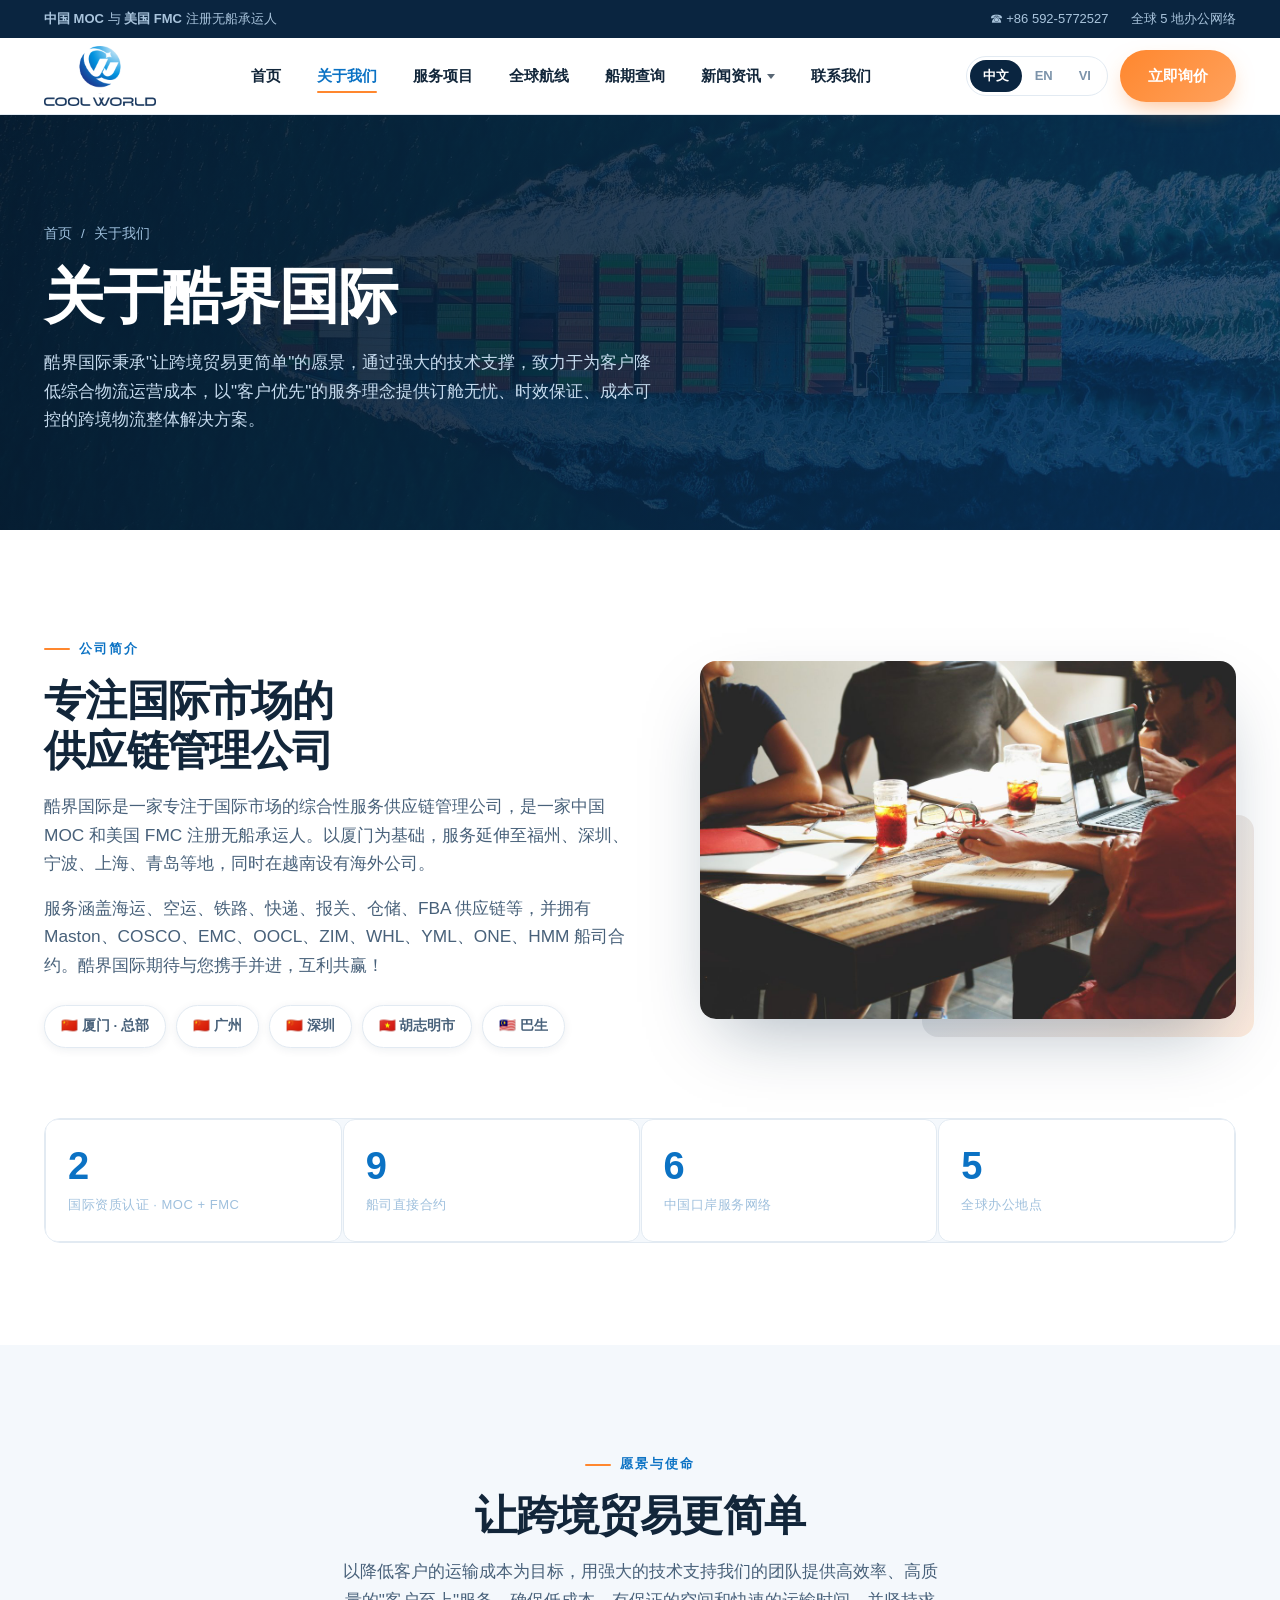
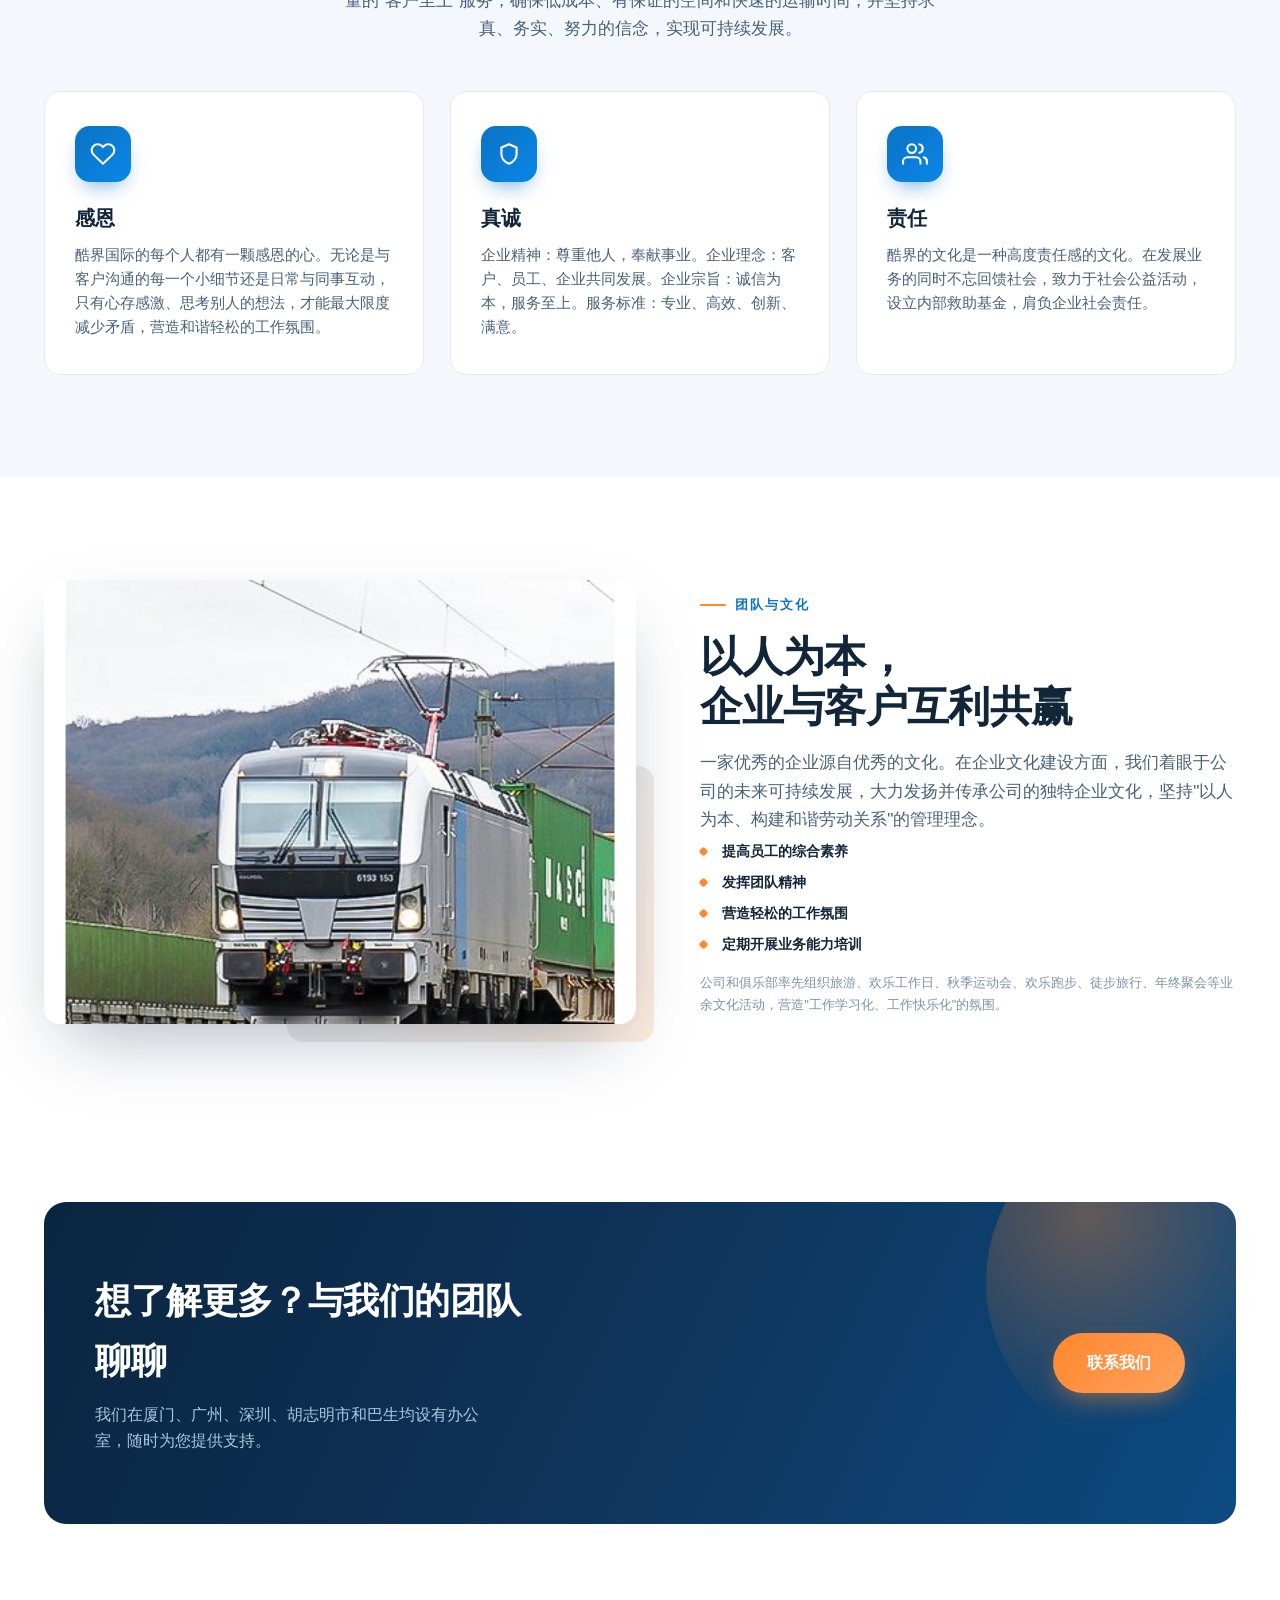
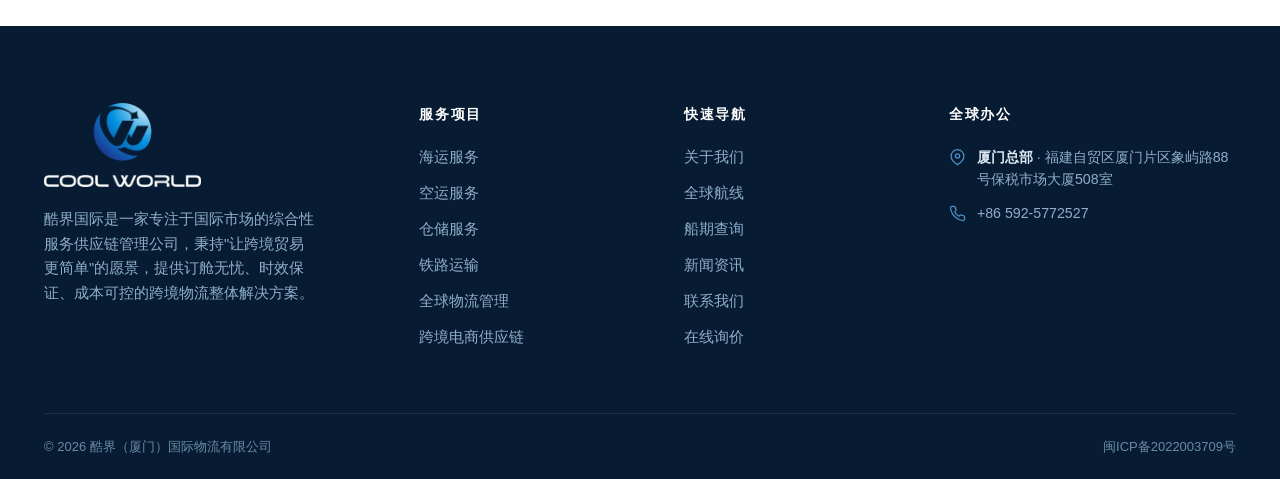
<file: about.html>
<!DOCTYPE html>
<html lang="zh-CN" data-lang="zh">
<head>
<meta charset="UTF-8">
<meta name="viewport" content="width=device-width, initial-scale=1">
<title>关于我们 — 酷界国际 Cool World International</title>
<meta name="description" content="酷界国际公司简介与企业文化：中国 MOC 与美国 FMC 注册无船承运人，以厦门为基础延伸至全国主要口岸，并在越南、马来西亚设有海外公司。">
<link rel="icon" type="image/png" href="assets/img/logo-mark.png">
<link rel="stylesheet" href="assets/css/style.css">
</head>
<body>

<div class="topbar">
  <div class="wrap">
    <div class="topbar__group">
      <span data-zh><b>中国 MOC</b> 与 <b>美国 FMC</b> 注册无船承运人</span>
      <span data-en>Licensed NVOCC — China <b>MOC</b> &amp; US <b>FMC</b> registered</span>
      <span data-vi>Nhà vận chuyển không tàu (NVOCC) được cấp phép — Đăng ký tại MOC Trung Quốc &amp; FMC Hoa Kỳ</span>
    </div>
    <div class="topbar__group topbar__group--right">
      <a href="tel:+865925772527">☎ +86 592-5772527</a>
      <a href="contact.html" data-zh>全球 5 地办公网络</a>
      <a href="contact.html" data-en>5 Offices Worldwide</a>
      <a href="contact.html" data-vi>5 văn phòng trên toàn thế giới</a>
    </div>
  </div>
</div>

<header class="header">
  <div class="wrap">
    <a class="logo" href="index.html" aria-label="Cool World International"><img src="assets/img/logo-vertical.png" alt="Cool World International"></a>
    <nav class="nav" aria-label="主导航">
      <a href="index.html" data-zh>首页</a><a href="index.html" data-en>Home</a><a href="index.html" data-vi>Trang chủ</a>
      <a href="about.html" class="is-active" data-zh>关于我们</a><a href="about.html" class="is-active" data-en>About</a><a href="about.html" class="is-active" data-vi>Giới thiệu</a>
      <a href="services.html" data-zh>服务项目</a><a href="services.html" data-en>Services</a><a href="services.html" data-vi>Dịch vụ</a>
      <a href="routes.html" data-zh>全球航线</a><a href="routes.html" data-en>Routes</a><a href="routes.html" data-vi>Tuyến đường</a>
  <a href="schedule.html" data-zh>船期查询</a><a href="schedule.html" data-en>Schedules</a><a href="schedule.html" data-vi>Lịch tàu</a>
      <div class="nav-drop">
        <span class="nav__item--nolink" data-zh>新闻资讯</span><span class="nav__item--nolink" data-en>News</span><span class="nav__item--nolink" data-vi>Tin tức</span>
        <div class="nav-drop__menu">
          <a href="company-news.html" data-zh>企业动态</a><a href="company-news.html" data-en>Company News</a><a href="company-news.html" data-vi>Tin tức doanh nghiệp</a>
          <a href="news.html" data-zh>公司活动</a><a href="news.html" data-en>Company Activities</a><a href="news.html" data-vi>Hoạt động công ty</a>
          <a href="industry.html" data-zh>行业资讯</a><a href="industry.html" data-en>Industry News</a><a href="industry.html" data-vi>Tin tức ngành</a>
        </div>
      </div>
      <a href="contact.html" data-zh>联系我们</a><a href="contact.html" data-en>Contact</a><a href="contact.html" data-vi>Liên hệ</a>
    </nav>
    <div class="header__cta">
      <div class="lang" role="group" aria-label="Language">
        <button type="button" data-lang-btn="zh">中文</button>
        <button type="button" data-lang-btn="en">EN</button>
        <button type="button" data-lang-btn="vi">VI</button>
      </div>
      <a class="btn btn--accent" href="contact.html" data-zh>立即询价</a>
      <a class="btn btn--accent" href="contact.html" data-en>Get a Quote</a>
      <a class="btn btn--accent" href="contact.html" data-vi>Nhận báo giá</a>
      <button class="burger" aria-label="打开菜单"><svg viewBox="0 0 24 24" fill="none" stroke-width="2" stroke-linecap="round"><path d="M3 6h18M3 12h18M3 18h18"/></svg></button>
    </div>
  </div>
</header>

<div class="mnav">
  <div class="mnav__top">
    <img src="assets/img/logo-vertical-white.png" alt="Cool World" style="height:60px">
    <button class="mnav__close" aria-label="关闭菜单"><svg viewBox="0 0 24 24" fill="none" stroke-width="2" stroke-linecap="round"><path d="M18 6 6 18M6 6l12 12"/></svg></button>
  </div>
  <a href="index.html" data-zh>首页</a><a href="index.html" data-en>Home</a><a href="index.html" data-vi>Trang chủ</a>
  <a href="about.html" data-zh>关于我们</a><a href="about.html" data-en>About Us</a><a href="about.html" data-vi>Giới thiệu</a>
  <a href="services.html" data-zh>服务项目</a><a href="services.html" data-en>Services</a><a href="services.html" data-vi>Dịch vụ</a>
  <a href="routes.html" data-zh>全球航线</a><a href="routes.html" data-en>Routes</a><a href="routes.html" data-vi>Tuyến đường</a>
  <a href="schedule.html" data-zh>船期查询</a><a href="schedule.html" data-en>Schedules</a><a href="schedule.html" data-vi>Lịch tàu</a>
  <span class="nav__item--nolink" data-zh>新闻资讯</span><span class="nav__item--nolink" data-en>News</span><span class="nav__item--nolink" data-vi>Tin tức</span>
  <div class="mnav__sub">
    <a href="company-news.html" data-zh>企业动态</a><a href="company-news.html" data-en>Company News</a><a href="company-news.html" data-vi>Tin tức doanh nghiệp</a>
    <a href="news.html" data-zh>公司活动</a><a href="news.html" data-en>Company Activities</a><a href="news.html" data-vi>Hoạt động công ty</a>
    <a href="industry.html" data-zh>行业资讯</a><a href="industry.html" data-en>Industry News</a><a href="industry.html" data-vi>Tin tức ngành</a>
  </div>
  <a href="contact.html" data-zh>联系我们</a><a href="contact.html" data-en>Contact</a><a href="contact.html" data-vi>Liên hệ</a>
  <div style="margin-top:26px"><div class="lang" style="border-color:rgba(255,255,255,.3);background:transparent">
    <button type="button" data-lang-btn="zh">中文</button>
    <button type="button" data-lang-btn="en">English</button>
    <button type="button" data-lang-btn="vi">Tiếng Việt</button>
  </div></div>
</div>

<section class="pagehero">
  <div class="pagehero__bg"><img src="assets/img/hero-sea.jpg" alt="" fetchpriority="high"></div>
  <div class="wrap">
    <nav class="breadcrumb"><a href="index.html" data-zh>首页</a><a href="index.html" data-en>Home</a><a href="index.html" data-vi>Trang chủ</a><span>/</span><span data-zh>关于我们</span><span data-en>About Us</span><span data-vi>Giới thiệu</span></nav>
    <h1 class="h1"><span data-zh>关于酷界国际</span><span data-en>About Cool World International</span><span data-vi>Giới thiệu Cool World International</span></h1>
    <p class="lead" data-zh>酷界国际秉承"让跨境贸易更简单"的愿景，通过强大的技术支撑，致力于为客户降低综合物流运营成本，以"客户优先"的服务理念提供订舱无忧、时效保证、成本可控的跨境物流整体解决方案。</p>
    <p class="lead" data-en>Guided by the vision "making cross-border trade simpler", Cool World uses strong technology to cut overall logistics costs, delivering worry-free booking, guaranteed transit times and cost-controlled solutions with a customer-first service philosophy.</p>
    <p class="lead" data-vi>Với tầm nhìn "làm cho thương mại xuyên biên giới đơn giản hơn", Cool World sử dụng công nghệ mạnh mẽ để cắt giảm chi phí logistics tổng thể, cung cấp giải pháp đặt chỗ không lo lắng, thời gian vận chuyển được đảm bảo và chi phí được kiểm soát với triết lý dịch vụ ưu tiên khách hàng.</p>
  </div>
</section>

<section class="section">
  <div class="wrap">
    <div class="split">
      <div class="reveal">
        <span class="eyebrow"><span data-zh>公司简介</span><span data-en>Company Profile</span><span data-vi>Giới thiệu công ty</span></span>
        <h2 class="h2"><span data-zh>专注国际市场的<br>供应链管理公司</span><span data-en>A Supply Chain Company<br>Built for Global Markets</span><span data-vi>Công ty quản lý chuỗi cung ứng<br>tập trung vào thị trường quốc tế</span></h2>
        <p class="lead mt-16" data-zh>酷界国际是一家专注于国际市场的综合性服务供应链管理公司，是一家中国 MOC 和美国 FMC 注册无船承运人。以厦门为基础，服务延伸至福州、深圳、宁波、上海、青岛等地，同时在越南设有海外公司。</p>
        <p class="lead mt-16" data-en>Cool World International is a comprehensive supply chain management company focused on international markets, registered as an NVOCC with China MOC and the US FMC. From our Xiamen base we cover Fuzhou, Shenzhen, Ningbo, Shanghai and Qingdao, with overseas companies in Vietnam and Malaysia.</p>
        <p class="lead mt-16" data-vi>Cool World International là công ty quản lý chuỗi cung ứng dịch vụ toàn diện tập trung vào thị trường quốc tế, được đăng ký làm NVOCC với MOC Trung Quốc và FMC Hoa Kỳ. Từ cơ sở tại Hạ Môn, chúng tôi phục vụ Phúc Châu, Thâm Quyến, Ninh Ba, Thượng Hải và Thanh Đảo, đồng thời có công ty ở nước ngoài tại Việt Nam và Malaysia.</p>
        <p class="lead mt-16" data-zh>服务涵盖海运、空运、铁路、快递、报关、仓储、FBA 供应链等，并拥有 Maston、COSCO、EMC、OOCL、ZIM、WHL、YML、ONE、HMM 船司合约。酷界国际期待与您携手并进，互利共赢！</p>
        <p class="lead mt-16" data-en>Our services span ocean, air, rail, courier, customs brokerage, warehousing and FBA supply chain, backed by contracts with Maston, COSCO, EMC, OOCL, ZIM, WHL, YML, ONE and HMM. We look forward to moving forward together with you.</p>
        <p class="lead mt-16" data-vi>Dịch vụ của chúng tôi bao gồm đường biển, đường hàng không, đường sắt, chuyển phát nhanh, thông quan, kho bãi và chuỗi cung ứng FBA, được hỗ trợ bởi hợp đồng với Maston, COSCO, EMC, OOCL, ZIM, WHL, YML, ONE và HMM. Chúng tôi mong muốn cùng bạn tiến về phía trước, cùng có lợi!</p>
        <div class="chips">
          <span class="chip" data-zh>🇨🇳 厦门 · 总部</span><span class="chip" data-zh>🇨🇳 广州</span><span class="chip" data-zh>🇨🇳 深圳</span><span class="chip" data-zh>🇻🇳 胡志明市</span><span class="chip" data-zh>🇲🇾 巴生</span>
          <span class="chip" data-en>🇨🇳 Xiamen · HQ</span><span class="chip" data-en>🇨🇳 Guangzhou</span><span class="chip" data-en>🇨🇳 Shenzhen</span><span class="chip" data-en>🇻🇳 Ho Chi Minh City</span><span class="chip" data-en>🇲🇾 Klang</span>
          <span class="chip" data-vi>🇨🇳 Hạ Môn · Trụ sở</span><span class="chip" data-vi>🇨🇳 Quảng Châu</span><span class="chip" data-vi>🇨🇳 Thâm Quyến</span><span class="chip" data-vi>🇻🇳 Thành phố Hồ Chí Minh</span><span class="chip" data-vi>🇲🇾 Klang</span>
        </div>
      </div>
      <div class="split__media reveal" data-d="1">
        <img src="assets/img/meeting.jpg" alt="酷界国际团队" loading="lazy">
      </div>
    </div>

    <div class="hero__stats mt-48 reveal" style="background:var(--mist);border-color:var(--line)">
      <div class="hero__stat" style="background:#fff;border:1px solid var(--line);border-radius:12px"><b style="color:var(--blue)">2</b><span data-zh>国际资质认证 · MOC + FMC</span><span data-en>Licences · MOC + FMC</span><span data-vi>Chứng chỉ quốc tế · MOC + FMC</span></div>
      <div class="hero__stat" style="background:#fff;border:1px solid var(--line);border-radius:12px"><b style="color:var(--blue)">9</b><span data-zh>船司直接合约</span><span data-en>Direct Carrier Contracts</span><span data-vi>Hợp đồng trực tiếp với hãng tàu</span></div>
      <div class="hero__stat" style="background:#fff;border:1px solid var(--line);border-radius:12px"><b style="color:var(--blue)">6</b><span data-zh>中国口岸服务网络</span><span data-en>China Port Network</span><span data-vi>Mạng lưới cảng Trung Quốc</span></div>
      <div class="hero__stat" style="background:#fff;border:1px solid var(--line);border-radius:12px"><b style="color:var(--blue)">5</b><span data-zh>全球办公地点</span><span data-en>Global Offices</span><span data-vi>Văn phòng trên toàn thế giới</span></div>
    </div>
  </div>
</section>

<section class="section section--mist">
  <div class="wrap">
    <div class="center reveal">
      <span class="eyebrow"><span data-zh>愿景与使命</span><span data-en>Vision &amp; Mission</span><span data-vi>Tầm nhìn &amp; Sứ mệnh</span></span>
      <h2 class="h2"><span data-zh>让跨境贸易更简单</span><span data-en>Making Cross-border Trade Simpler</span><span data-vi>Làm cho thương mại xuyên biên giới đơn giản hơn</span></h2>
      <p class="lead mt-16" data-zh>以降低客户的运输成本为目标，用强大的技术支持我们的团队提供高效率、高质量的"客户至上"服务，确保低成本、有保证的空间和快速的运输时间，并坚持求真、务实、努力的信念，实现可持续发展。</p>
      <p class="lead mt-16" data-en>We aim to lower our customers' shipping costs. Backed by strong technology, our team delivers efficient, high-quality customer-first service — low cost, guaranteed space and fast transit times — with a pragmatic, truth-seeking commitment to sustainable growth.</p>
      <p class="lead mt-16" data-vi>Chúng tôi nhắm đến việc giảm chi phí vận chuyển của khách hàng. Với sự hỗ trợ của công nghệ mạnh mẽ, đội ngũ của chúng tôi cung cấp dịch vụ ưu tiên khách hàng hiệu quả, chất lượng cao — chi phí thấp, chỗ đặt được đảm bảo và thời gian vận chuyển nhanh — với cam kết thực tế, tìm kiếm sự thật để phát triển bền vững.</p>
    </div>

    <div class="pillars mt-48">
      <div class="pillar reveal">
        <div class="pillar__ico"><svg viewBox="0 0 24 24" fill="none" stroke="currentColor" stroke-width="1.9" stroke-linecap="round" stroke-linejoin="round"><path d="M20.8 4.6a5.5 5.5 0 0 0-7.8 0L12 5.7l-1-1.1a5.5 5.5 0 0 0-7.8 7.8l1 1.1L12 21l7.8-7.5 1-1.1a5.5 5.5 0 0 0 0-7.8z"/></svg></div>
        <h3 data-zh>感恩</h3><h3 data-en>Gratitude</h3><h3 data-vi>Lòng biết ơn</h3>
        <p data-zh>酷界国际的每个人都有一颗感恩的心。无论是与客户沟通的每一个小细节还是日常与同事互动，只有心存感激、思考别人的想法，才能最大限度减少矛盾，营造和谐轻松的工作氛围。</p>
        <p data-en>Everyone at Cool World carries a grateful heart. In every client conversation and everyday interaction, gratitude and empathy minimise friction and build a relaxed, harmonious workplace.</p>
        <p data-vi>Mọi người tại Cool World đều có trái tim biết ơn. Trong mọi cuộc trò chuyện với khách hàng và tương tác hàng ngày, lòng biết ơn và sự đồng cảm giảm thiểu xung đột và xây dựng một môi trường làm việc thoải mái, hòa hợp.</p>
      </div>
      <div class="pillar reveal" data-d="1">
        <div class="pillar__ico"><svg viewBox="0 0 24 24" fill="none" stroke="currentColor" stroke-width="1.9" stroke-linecap="round" stroke-linejoin="round"><path d="M12 3l7 3v6c0 4.4-3 7.4-7 9-4-1.6-7-4.6-7-9V6z"/></svg></div>
        <h3 data-zh>真诚</h3><h3 data-en>Sincerity</h3><h3 data-vi>Chân thành</h3>
        <p data-zh>企业精神：尊重他人，奉献事业。企业理念：客户、员工、企业共同发展。企业宗旨：诚信为本，服务至上。服务标准：专业、高效、创新、满意。</p>
        <p data-en>Spirit: respect others, devote ourselves to the work. Philosophy: customers, employees and the company grow together. Purpose: integrity first, service supreme. Standard: professional, efficient, innovative, satisfying.</p>
        <p data-vi>Tinh thần: tôn trọng người khác, tận tâm với công việc. Triết lý: khách hàng, nhân viên và công ty cùng phát triển. Mục đích: đạo đức làm đầu, dịch vụ là trên hết. Tiêu chuẩn: chuyên nghiệp, hiệu quả, đổi mới, hài lòng.</p>
      </div>
      <div class="pillar reveal" data-d="2">
        <div class="pillar__ico"><svg viewBox="0 0 24 24" fill="none" stroke="currentColor" stroke-width="1.9" stroke-linecap="round" stroke-linejoin="round"><path d="M17 21v-2a4 4 0 0 0-4-4H5a4 4 0 0 0-4 4v2"/><circle cx="9" cy="7" r="4"/><path d="M23 21v-2a4 4 0 0 0-3-3.9M16 3.1a4 4 0 0 1 0 7.8"/></svg></div>
        <h3 data-zh>责任</h3><h3 data-en>Responsibility</h3><h3 data-vi>Trách nhiệm</h3>
        <p data-zh>酷界的文化是一种高度责任感的文化。在发展业务的同时不忘回馈社会，致力于社会公益活动，设立内部救助基金，肩负企业社会责任。</p>
        <p data-en>Cool World's culture is one of high responsibility. While growing the business we give back — supporting public welfare and maintaining an internal relief fund as part of our social responsibility.</p>
        <p data-vi>Văn hóa của Cool World là văn hóa của trách nhiệm cao. Trong khi phát triển kinh doanh, chúng tôi cũng đóng góp cho xã hội — hỗ trợ các hoạt động phúc lợi công cộng và duy trì quỹ cứu trợ nội bộ như một phần của trách nhiệm xã hội của doanh nghiệp.</p>
      </div>
    </div>
  </div>
</section>

<section class="section">
  <div class="wrap">
    <div class="split">
      <div class="split__media reveal">
        <img src="assets/img/handling.jpg" alt="酷界国际操作团队" loading="lazy">
      </div>
      <div class="reveal" data-d="1">
        <span class="eyebrow"><span data-zh>团队与文化</span><span data-en>Team &amp; Culture</span><span data-vi>Đội ngũ &amp; Văn hóa</span></span>
        <h2 class="h2"><span data-zh>以人为本，<br>企业与客户互利共赢</span><span data-en>People First,<br>Win-win for Clients &amp; Company</span><span data-vi>Con người làm trọng,<br>cùng có lợi cho khách hàng và công ty</span></h2>
        <p class="lead mt-16" data-zh>一家优秀的企业源自优秀的文化。在企业文化建设方面，我们着眼于公司的未来可持续发展，大力发扬并传承公司的独特企业文化，坚持"以人为本、构建和谐劳动关系"的管理理念。</p>
        <p class="lead mt-16" data-en>A great company grows from a great culture. We focus on sustainable long-term development, carrying forward our unique culture and the management philosophy of "people first, harmonious labour relations".</p>
        <p class="lead mt-16" data-vi>Một công ty vĩ đại phát triển từ văn hóa vĩ đại. Chúng tôi tập trung vào phát triển bền vững dài hạn, kế thừa và phát huy văn hóa độc đáo của mình cũng như triết lý quản lý "con người làm trọng, quan hệ lao động hòa hợp".</p>
        <ul class="card__list mt-24">
          <li><b data-zh>提高员工的综合素养</b><b data-en>Raising overall employee capability</b><b data-vi>Nâng cao năng lực tổng hợp của nhân viên</b></li>
          <li><b data-zh>发挥团队精神</b><b data-en>Fostering team spirit</b><b data-vi>Phát huy tinh thần đồng đội</b></li>
          <li><b data-zh>营造轻松的工作氛围</b><b data-en>Building a relaxed working atmosphere</b><b data-vi>Xây dựng môi trường làm việc thoải mái</b></li>
          <li><b data-zh>定期开展业务能力培训</b><b data-en>Regular professional training</b><b data-vi>Đào tạo chuyên môn định kỳ</b></li>
        </ul>
        <p class="note mt-16" data-zh>公司和俱乐部率先组织旅游、欢乐工作日、秋季运动会、欢乐跑步、徒步旅行、年终聚会等业余文化活动，营造"工作学习化、工作快乐化"的氛围。</p>
        <p class="note mt-16" data-en>The company and its club organise trips, fun work days, autumn sports meets, fun runs, hiking and year-end parties — creating a workplace where working is learning, and working is joyful.</p>
        <p class="note mt-16" data-vi>Công ty và câu lạc bộ của mình tổ chức các chuyến du lịch, ngày làm việc vui vẻ, hội thao mùa thu, chạy vui, đi bộ đường dài và tiệc cuối năm — tạo ra một nơi làm việc nơi làm việc là học tập, và làm việc là niềm vui.</p>
      </div>
    </div>
  </div>
</section>

<section class="section--tight" style="padding-bottom:clamp(64px,8vw,110px)">
  <div class="wrap">
    <div class="cta-band reveal">
      <div>
        <h2 data-zh>想了解更多？与我们的团队聊聊</h2>
        <h2 data-en>Want to know more? Talk to our team</h2>
        <h2 data-vi>Muốn biết thêm? Hãy trò chuyện với đội ngũ của chúng tôi</h2>
        <p data-zh>我们在厦门、广州、深圳、胡志明市和巴生均设有办公室，随时为您提供支持。</p>
        <p data-en>With offices in Xiamen, Guangzhou, Shenzhen, Ho Chi Minh City and Klang, support is always close by.</p>
        <p data-vi>Với các văn phòng tại Hạ Môn, Quảng Châu, Thâm Quyến, Thành phố Hồ Chí Minh và Klang, sự hỗ trợ luôn ở gần bạn.</p>
      </div>
      <div class="cta-band__btns">
        <a class="btn btn--accent btn--lg" href="contact.html" data-zh>联系我们</a>
        <a class="btn btn--accent btn--lg" href="contact.html" data-en>Contact Us</a>
        <a class="btn btn--accent btn--lg" href="contact.html" data-vi>Liên hệ</a>
      </div>
    </div>
  </div>
</section>

<footer class="footer">
  <div class="wrap">
    <div class="footer__grid">
      <div class="footer__about">
        <img src="assets/img/logo-vertical-white.png" alt="Cool World International">
        <p data-zh>酷界国际是一家专注于国际市场的综合性服务供应链管理公司，秉持"让跨境贸易更简单"的愿景，提供订舱无忧、时效保证、成本可控的跨境物流整体解决方案。</p>
        <p data-en>Cool World International is a comprehensive supply chain management company focused on international markets, delivering worry-free booking, guaranteed transit times and cost-controlled cross-border logistics.</p>
        <p data-vi>Cool World International là công ty quản lý chuỗi cung ứng dịch vụ toàn diện tập trung vào thị trường quốc tế, với tầm nhìn "làm cho thương mại xuyên biên giới đơn giản hơn", cung cấp giải pháp logistics xuyên biên giới với đặt chỗ không lo lắng, thời gian vận chuyển được đảm bảo và chi phí được kiểm soát.</p>
      </div>
      <div>
        <h4 data-zh>服务项目</h4><h4 data-en>Services</h4><h4 data-vi>Dịch vụ</h4>
        <ul>
          <li><a href="services.html#ocean" data-zh>海运服务</a><a href="services.html#ocean" data-en>Ocean Freight</a><a href="services.html#ocean" data-vi>Dịch vụ đường biển</a></li>
          <li><a href="services.html#air" data-zh>空运服务</a><a href="services.html#air" data-en>Air Freight</a><a href="services.html#air" data-vi>Dịch vụ đường hàng không</a></li>
          <li><a href="services.html#warehousing" data-zh>仓储服务</a><a href="services.html#warehousing" data-en>Warehousing</a><a href="services.html#warehousing" data-vi>Dịch vụ kho bãi</a></li>
          <li><a href="services.html#railway" data-zh>铁路运输</a><a href="services.html#railway" data-en>Railway Freight</a><a href="services.html#railway" data-vi>Vận chuyển đường sắt</a></li>
          <li><a href="services.html#logistics" data-zh>全球物流管理</a><a href="services.html#logistics" data-en>Logistics Management</a><a href="services.html#logistics" data-vi>Quản lý logistics toàn cầu</a></li>
          <li><a href="services.html#ecommerce" data-zh>跨境电商供应链</a><a href="services.html#ecommerce" data-en>E-commerce Supply Chain</a><a href="services.html#ecommerce" data-vi>Chuỗi cung ứng thương mại điện tử xuyên biên giới</a></li>
        </ul>
      </div>
      <div>
        <h4 data-zh>快速导航</h4><h4 data-en>Quick Links</h4><h4 data-vi>Liên kết nhanh</h4>
        <ul>
          <li><a href="about.html" data-zh>关于我们</a><a href="about.html" data-en>About Us</a><a href="about.html" data-vi>Giới thiệu</a></li>
          <li><a href="routes.html" data-zh>全球航线</a><a href="routes.html" data-en>Global Routes</a><a href="routes.html" data-vi>Tuyến đường toàn cầu</a></li>
          <li><a href="schedule.html" data-zh>船期查询</a><a href="schedule.html" data-en>Schedules</a><a href="schedule.html" data-vi>Lịch tàu</a></li>
          <li><a href="news.html" data-zh>新闻资讯</a><a href="news.html" data-en>News</a><a href="news.html" data-vi>Tin tức</a></li>
          <li><a href="contact.html" data-zh>联系我们</a><a href="contact.html" data-en>Contact</a><a href="contact.html" data-vi>Liên hệ</a></li>
          <li><a href="contact.html#quote" data-zh>在线询价</a><a href="contact.html#quote" data-en>Get a Quote</a><a href="contact.html#quote" data-vi>Nhận báo giá</a></li>
        </ul>
      </div>
      <div>
        <h4 data-zh>全球办公</h4><h4 data-en>Global Offices</h4><h4 data-vi>Văn phòng toàn cầu</h4>
        <ul>
          <li class="office__row"><svg viewBox="0 0 24 24" fill="none" stroke="currentColor" stroke-width="1.8" stroke-linecap="round"><path d="M21 10c0 7-9 12-9 12S3 17 3 10a9 9 0 0 1 18 0z"/><circle cx="12" cy="10" r="3"/></svg>
            <span data-zh><b style="color:#DCEAF6">厦门总部</b> · 福建自贸区厦门片区象屿路88号保税市场大厦508室</span>
            <span data-en><b style="color:#DCEAF6">Xiamen HQ</b> · Room 508, Bonded Market Tower, No.88 Xiangyu Rd, FTZ Xiamen</span>
            <span data-vi><b style="color:#DCEAF6">Trụ sở Hạ Môn</b> · Phòng 508, Thị trường Khu liên thông, Số 88 Đường Tượng Vũ, Khu Thương mại Tự do Hạ Môn, Phúc Kiến</span></li>
          <li class="office__row"><svg viewBox="0 0 24 24" fill="none" stroke="currentColor" stroke-width="1.8" stroke-linecap="round"><path d="M22 16.9v3a2 2 0 0 1-2.2 2 19.8 19.8 0 0 1-8.6-3.1 19.5 19.5 0 0 1-6-6A19.8 19.8 0 0 1 2.1 4.2 2 2 0 0 1 4.1 2h3a2 2 0 0 1 2 1.7c.1 1 .4 2 .7 2.9a2 2 0 0 1-.5 2.1L8.1 9.9a16 16 0 0 0 6 6l1.2-1.2a2 2 0 0 1 2.1-.5c.9.3 1.9.6 2.9.7a2 2 0 0 1 1.7 2z"/></svg>
            <a href="tel:+865925772527">+86 592-5772527</a></li>
        </ul>
      </div>
    </div>
    <div class="footer__bottom">
      <span>© <span data-year>2026</span> <span data-zh>酷界（厦门）国际物流有限公司</span><span data-en>Cool World (Xiamen) International Logistics Co., Ltd.</span><span data-vi>Cool World (Hạ Môn) Logistics Quốc tế TNHH</span></span>
      <span><a href="https://beian.miit.gov.cn/" target="_blank" rel="noopener">闽ICP备2022003709号</a></span>
    </div>
  </div>
</footer>

<script src="assets/js/main.js"></script>
</body>
</html>
</file>
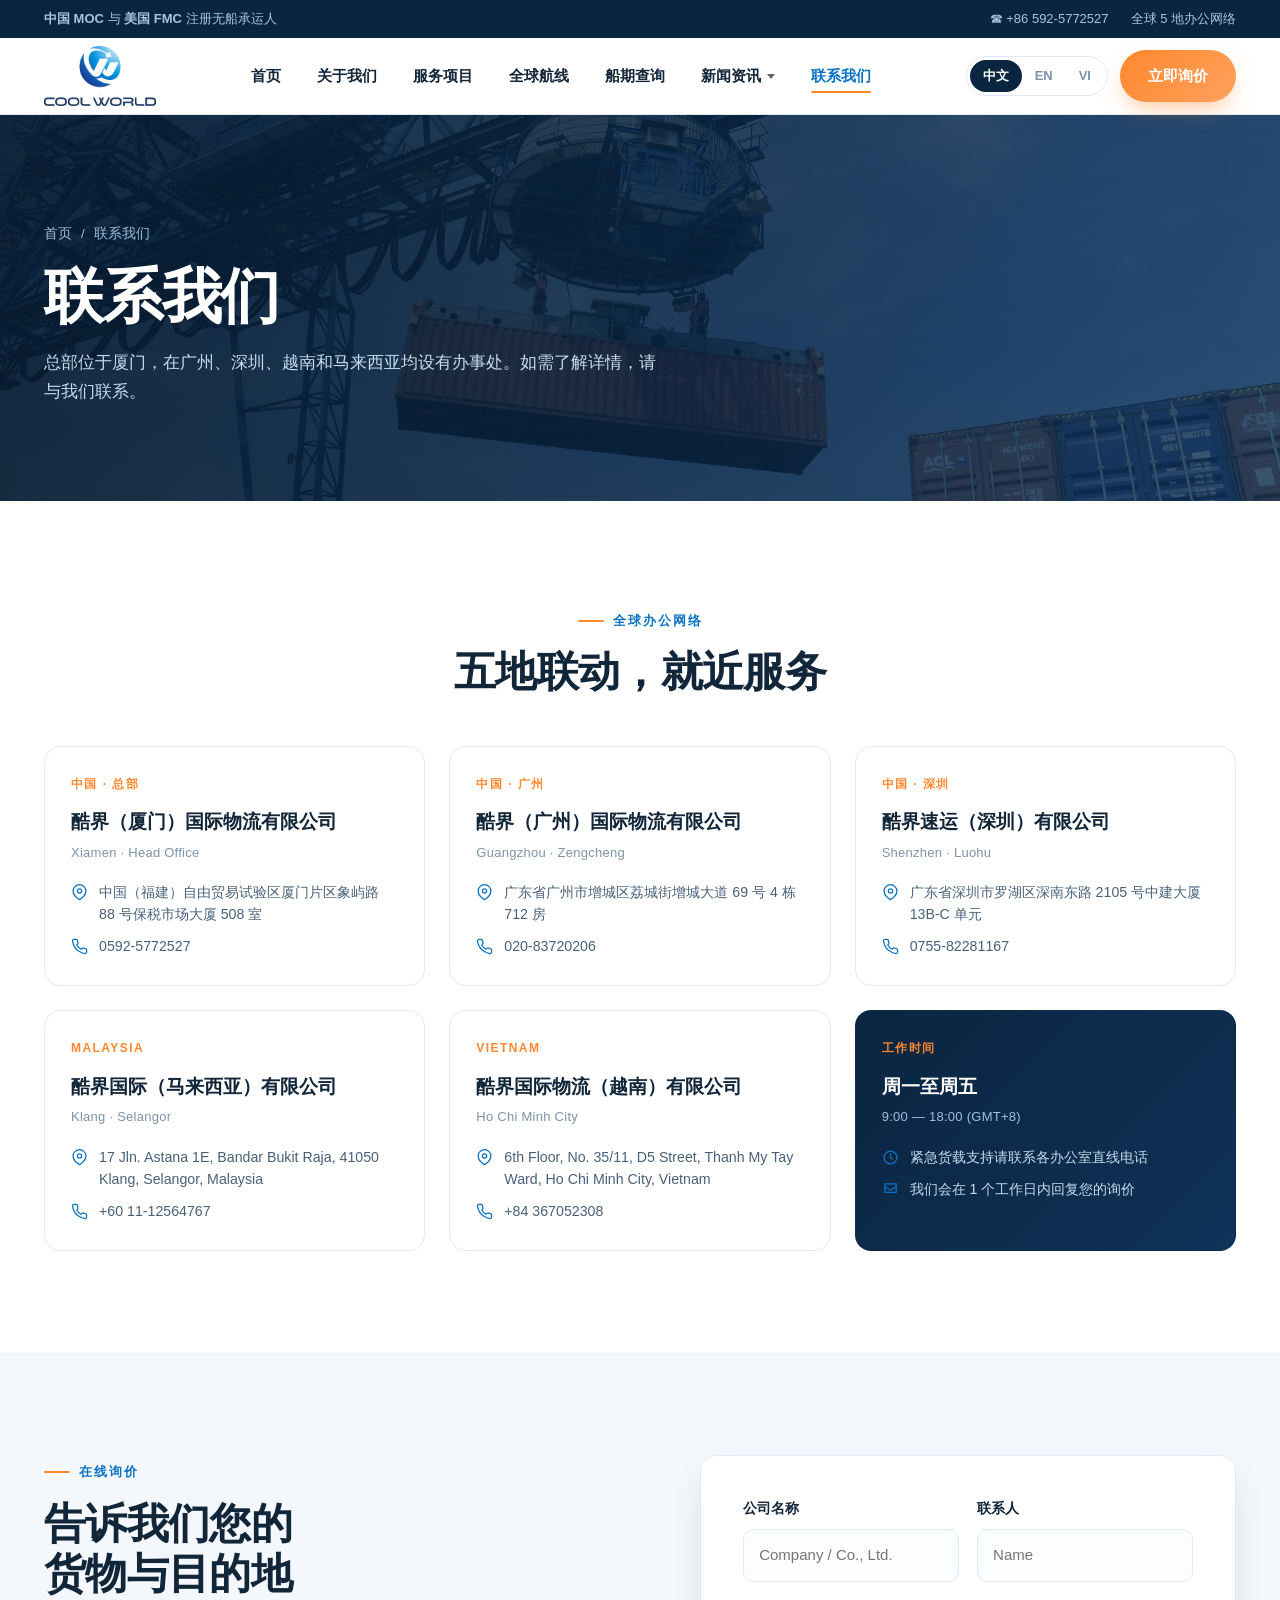
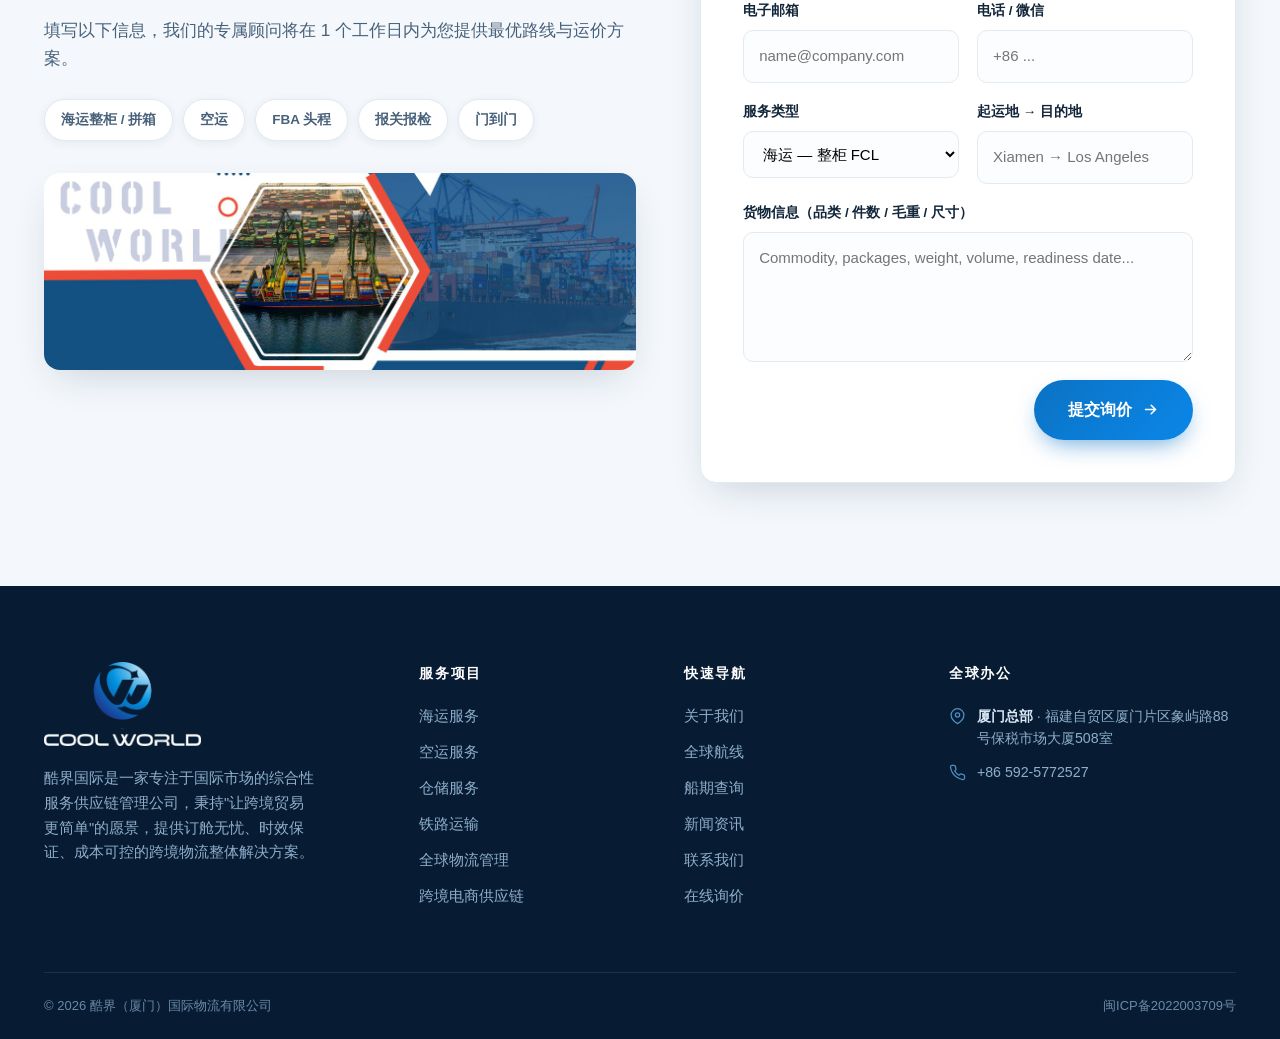
<file: contact.html>
<!DOCTYPE html>
<html lang="zh-CN" data-lang="zh">
<head>
<meta charset="UTF-8">
<meta name="viewport" content="width=device-width, initial-scale=1">
<title>联系我们 — 酷界国际 Cool World International</title>
<meta name="description" content="酷界国际联系方式：厦门总部、广州、深圳、越南胡志明市、马来西亚巴生。电话、地址与在线询价。">
<link rel="icon" type="image/png" href="assets/img/logo-mark.png">
<link rel="stylesheet" href="assets/css/style.css">
</head>
<body>

<div class="topbar">
  <div class="wrap">
    <div class="topbar__group">
      <span data-zh><b>中国 MOC</b> 与 <b>美国 FMC</b> 注册无船承运人</span>
      <span data-en>Licensed NVOCC — China <b>MOC</b> &amp; US <b>FMC</b> registered</span>
      <span data-vi>Đăng ký NVOCC — <b>MOC</b> Trung Quốc &amp; <b>FMC</b> Hoa Kỳ</span>
    </div>
    <div class="topbar__group topbar__group--right">
      <a href="tel:+865925772527">☎ +86 592-5772527</a>
      <a href="contact.html" data-zh>全球 5 地办公网络</a>
      <a href="contact.html" data-en>5 Offices Worldwide</a>
      <a href="contact.html" data-vi>5 Văn phòng trên toàn cầu</a>
    </div>
  </div>
</div>

<header class="header">
  <div class="wrap">
    <a class="logo" href="index.html" aria-label="Cool World International"><img src="assets/img/logo-vertical.png" alt="Cool World International"></a>
    <nav class="nav" aria-label="主导航">
      <a href="index.html" data-zh>首页</a><a href="index.html" data-en>Home</a><a href="index.html" data-vi>Trang chủ</a>
      <a href="about.html" data-zh>关于我们</a><a href="about.html" data-en>About</a><a href="about.html" data-vi>Giới thiệu</a>
      <a href="services.html" data-zh>服务项目</a><a href="services.html" data-en>Services</a><a href="services.html" data-vi>Dịch vụ</a>
      <a href="routes.html" data-zh>全球航线</a><a href="routes.html" data-en>Routes</a><a href="routes.html" data-vi>Tuyến đường</a>
  <a href="schedule.html" data-zh>船期查询</a><a href="schedule.html" data-en>Schedules</a><a href="schedule.html" data-vi>Lịch tàu</a>
      <div class="nav-drop">
        <span class="nav__item--nolink" data-zh>新闻资讯</span><span class="nav__item--nolink" data-en>News</span><span class="nav__item--nolink" data-vi>Tin tức</span>
        <div class="nav-drop__menu">
          <a href="company-news.html" data-zh>企业动态</a><a href="company-news.html" data-en>Company News</a><a href="company-news.html" data-vi>Tin tức doanh nghiệp</a>
          <a href="news.html" data-zh>公司活动</a><a href="news.html" data-en>Company Activities</a><a href="news.html" data-vi>Hoạt động công ty</a>
          <a href="industry.html" data-zh>行业资讯</a><a href="industry.html" data-en>Industry News</a><a href="industry.html" data-vi>Tin tức ngành</a>
        </div>
      </div>
      <a href="contact.html" class="is-active" data-zh>联系我们</a><a href="contact.html" class="is-active" data-en>Contact</a><a href="contact.html" class="is-active" data-vi>Liên hệ</a>
    </nav>
    <div class="header__cta">
      <div class="lang" role="group" aria-label="Language">
        <button type="button" data-lang-btn="zh">中文</button>
        <button type="button" data-lang-btn="en">EN</button>
        <button type="button" data-lang-btn="vi">VI</button>
      </div>
      <a class="btn btn--accent" href="#quote" data-zh>立即询价</a>
      <a class="btn btn--accent" href="#quote" data-en>Get a Quote</a>
      <a class="btn btn--accent" href="#quote" data-vi>Nhận báo giá</a>
      <button class="burger" aria-label="打开菜单"><svg viewBox="0 0 24 24" fill="none" stroke-width="2" stroke-linecap="round"><path d="M3 6h18M3 12h18M3 18h18"/></svg></button>
    </div>
  </div>
</header>

<div class="mnav">
  <div class="mnav__top">
    <img src="assets/img/logo-vertical-white.png" alt="Cool World" style="height:60px">
    <button class="mnav__close" aria-label="关闭菜单"><svg viewBox="0 0 24 24" fill="none" stroke-width="2" stroke-linecap="round"><path d="M18 6 6 18M6 6l12 12"/></svg></button>
  </div>
  <a href="index.html" data-zh>首页</a><a href="index.html" data-en>Home</a><a href="index.html" data-vi>Trang chủ</a>
  <a href="about.html" data-zh>关于我们</a><a href="about.html" data-en>About Us</a><a href="about.html" data-vi>Giới thiệu</a>
  <a href="services.html" data-zh>服务项目</a><a href="services.html" data-en>Services</a><a href="services.html" data-vi>Dịch vụ</a>
  <a href="routes.html" data-zh>全球航线</a><a href="routes.html" data-en>Routes</a><a href="routes.html" data-vi>Tuyến đường</a>
  <a href="schedule.html" data-zh>船期查询</a><a href="schedule.html" data-en>Schedules</a><a href="schedule.html" data-vi>Lịch tàu</a>
  <span class="nav__item--nolink" data-zh>新闻资讯</span><span class="nav__item--nolink" data-en>News</span><span class="nav__item--nolink" data-vi>Tin tức</span>
  <div class="mnav__sub">
    <a href="company-news.html" data-zh>企业动态</a><a href="company-news.html" data-en>Company News</a><a href="company-news.html" data-vi>Tin tức doanh nghiệp</a>
    <a href="news.html" data-zh>公司活动</a><a href="news.html" data-en>Company Activities</a><a href="news.html" data-vi>Hoạt động công ty</a>
    <a href="industry.html" data-zh>行业资讯</a><a href="industry.html" data-en>Industry News</a><a href="industry.html" data-vi>Tin tức ngành</a>
  </div>
  <a href="contact.html" data-zh>联系我们</a><a href="contact.html" data-en>Contact</a><a href="contact.html" data-vi>Liên hệ</a>
  <div style="margin-top:26px"><div class="lang" style="border-color:rgba(255,255,255,.3);background:transparent">
    <button type="button" data-lang-btn="zh">中文</button>
    <button type="button" data-lang-btn="en">English</button>
    <button type="button" data-lang-btn="vi">Tiếng Việt</button>
  </div></div>
</div>

<section class="pagehero">
  <div class="pagehero__bg"><img src="assets/img/port.jpg" alt="" fetchpriority="high"></div>
  <div class="wrap">
    <nav class="breadcrumb"><a href="index.html" data-zh>首页</a><a href="index.html" data-en>Home</a><a href="index.html" data-vi>Trang chủ</a><span>/</span><span data-zh>联系我们</span><span data-en>Contact</span><span data-vi>Liên hệ</span></nav>
    <h1 class="h1"><span data-zh>联系我们</span><span data-en>Contact Us</span><span data-vi>Liên hệ</span></h1>
    <p class="lead" data-zh>总部位于厦门，在广州、深圳、越南和马来西亚均设有办事处。如需了解详情，请与我们联系。</p>
    <p class="lead" data-en>Headquartered in Xiamen with offices in Guangzhou, Shenzhen, Vietnam and Malaysia. Get in touch and we'll be glad to help.</p>
    <p class="lead" data-vi>Trụ sở chính đặt tại Môn Câu, với các văn phòng tại Quảng Châu, Thâm Quyến, Việt Nam và Malaysia. Vui lòng liên hệ với chúng tôi để biết thêm chi tiết.</p>
  </div>
</section>

<section class="section">
  <div class="wrap">
    <div class="center reveal">
      <span class="eyebrow"><span data-zh>全球办公网络</span><span data-en>Global Office Network</span><span data-vi>Mạng lưới văn phòng toàn cầu</span></span>
      <h2 class="h2"><span data-zh>五地联动，就近服务</span><span data-en>Five Offices, Local Support</span><span data-vi>Hợp tác 5 địa điểm, dịch vụ gần bạn</span></h2>
    </div>

    <div class="offices mt-48">
      <div class="office reveal" data-office="xiamen" tabindex="0" role="button">
        <div class="office__flag" data-zh>中国 · 总部</div><div class="office__flag" data-en>China · HQ</div><div class="office__flag" data-vi>Trung Quốc · Trụ sở chính</div>
        <h3 data-zh>酷界（厦门）国际物流有限公司</h3><h3 data-en>Cool World (Xiamen) International Logistics Co., Ltd.</h3><h3 data-vi>Cool World (Xiamen) International Logistics Co., Ltd.</h3>
        <div class="en">Xiamen · Head Office</div>
        <div class="office__row"><svg viewBox="0 0 24 24" fill="none" stroke="currentColor" stroke-width="1.8" stroke-linecap="round"><path d="M21 10c0 7-9 12-9 12S3 17 3 10a9 9 0 0 1 18 0z"/><circle cx="12" cy="10" r="3"/></svg>
          <span data-zh>中国（福建）自由贸易试验区厦门片区象屿路 88 号保税市场大厦 508 室</span>
          <span data-en>Room 508, Bonded Market Tower, No.88 Xiangyu Rd, China (Fujian) FTZ Xiamen Area</span>
          <span data-vi>Room 508, Bonded Market Tower, No.88 Xiangyu Rd, China (Fujian) FTZ Xiamen Area</span></div>
        <div class="office__row"><svg viewBox="0 0 24 24" fill="none" stroke="currentColor" stroke-width="1.8" stroke-linecap="round"><path d="M22 16.9v3a2 2 0 0 1-2.2 2 19.8 19.8 0 0 1-8.6-3.1 19.5 19.5 0 0 1-6-6A19.8 19.8 0 0 1 2.1 4.2 2 2 0 0 1 4.1 2h3a2 2 0 0 1 2 1.7c.1 1 .4 2 .7 2.9a2 2 0 0 1-.5 2.1L8.1 9.9a16 16 0 0 0 6 6l1.2-1.2a2 2 0 0 1 2.1-.5c.9.3 1.9.6 2.9.7a2 2 0 0 1 1.7 2z"/></svg>
          <a href="tel:+865925772527">0592-5772527</a></div>
      </div>

      <div class="office reveal" data-d="1" data-office="guangzhou" tabindex="0" role="button">
        <div class="office__flag" data-zh>中国 · 广州</div><div class="office__flag" data-en>China · Guangzhou</div><div class="office__flag" data-vi>Trung Quốc · Quảng Châu</div>
        <h3 data-zh>酷界（广州）国际物流有限公司</h3><h3 data-en>Cool World (Guangzhou) International Logistics Co., Ltd.</h3><h3 data-vi>Cool World (Guangzhou) International Logistics Co., Ltd.</h3>
        <div class="en">Guangzhou · Zengcheng</div>
        <div class="office__row"><svg viewBox="0 0 24 24" fill="none" stroke="currentColor" stroke-width="1.8" stroke-linecap="round"><path d="M21 10c0 7-9 12-9 12S3 17 3 10a9 9 0 0 1 18 0z"/><circle cx="12" cy="10" r="3"/></svg>
          <span data-zh>广东省广州市增城区荔城街增城大道 69 号 4 栋 712 房</span>
          <span data-en>Room 712, Building 4, No.69 Zengcheng Ave, Licheng St., Zengcheng, Guangzhou, Guangdong</span>
          <span data-vi>Room 712, Building 4, No.69 Zengcheng Ave, Licheng St., Zengcheng, Guangzhou, Guangdong</span></div>
        <div class="office__row"><svg viewBox="0 0 24 24" fill="none" stroke="currentColor" stroke-width="1.8" stroke-linecap="round"><path d="M22 16.9v3a2 2 0 0 1-2.2 2 19.8 19.8 0 0 1-8.6-3.1 19.5 19.5 0 0 1-6-6A19.8 19.8 0 0 1 2.1 4.2 2 2 0 0 1 4.1 2h3a2 2 0 0 1 2 1.7c.1 1 .4 2 .7 2.9a2 2 0 0 1-.5 2.1L8.1 9.9a16 16 0 0 0 6 6l1.2-1.2a2 2 0 0 1 2.1-.5c.9.3 1.9.6 2.9.7a2 2 0 0 1 1.7 2z"/></svg>
          <a href="tel:+8602083720206">020-83720206</a></div>
      </div>

      <div class="office reveal" data-d="2" data-office="shenzhen" tabindex="0" role="button">
        <div class="office__flag" data-zh>中国 · 深圳</div><div class="office__flag" data-en>China · Shenzhen</div><div class="office__flag" data-vi>Trung Quốc · Thâm Quyến</div>
        <h3 data-zh>酷界速运（深圳）有限公司</h3><h3 data-en>Cool World Express (Shenzhen) Co., Ltd.</h3><h3 data-vi>Cool World Express (Shenzhen) Co., Ltd.</h3>
        <div class="en">Shenzhen · Luohu</div>
        <div class="office__row"><svg viewBox="0 0 24 24" fill="none" stroke="currentColor" stroke-width="1.8" stroke-linecap="round"><path d="M21 10c0 7-9 12-9 12S3 17 3 10a9 9 0 0 1 18 0z"/><circle cx="12" cy="10" r="3"/></svg>
          <span data-zh>广东省深圳市罗湖区深南东路 2105 号中建大厦 13B-C 单元</span>
          <span data-en>Unit 13B-C, Zhongjian Tower, No.2105 Shennan East Rd, Luohu, Shenzhen, Guangdong</span>
          <span data-vi>Unit 13B-C, Zhongjian Tower, No.2105 Shennan East Rd, Luohu, Shenzhen, Guangdong</span></div>
        <div class="office__row"><svg viewBox="0 0 24 24" fill="none" stroke="currentColor" stroke-width="1.8" stroke-linecap="round"><path d="M22 16.9v3a2 2 0 0 1-2.2 2 19.8 19.8 0 0 1-8.6-3.1 19.5 19.5 0 0 1-6-6A19.8 19.8 0 0 1 2.1 4.2 2 2 0 0 1 4.1 2h3a2 2 0 0 1 2 1.7c.1 1 .4 2 .7 2.9a2 2 0 0 1-.5 2.1L8.1 9.9a16 16 0 0 0 6 6l1.2-1.2a2 2 0 0 1 2.1-.5c.9.3 1.9.6 2.9.7a2 2 0 0 1 1.7 2z"/></svg>
          <a href="tel:+8675582281167">0755-82281167</a></div>
      </div>

      <div class="office reveal" data-office="malaysia" tabindex="0" role="button">
        <div class="office__flag">Malaysia</div>
        <h3 data-zh>酷界国际（马来西亚）有限公司</h3><h3 data-en>COOL WORLD (M) SDN. BHD.</h3><h3 data-vi>COOL WORLD (M) SDN. BHD.</h3>
        <div class="en">Klang · Selangor</div>
        <div class="office__row"><svg viewBox="0 0 24 24" fill="none" stroke="currentColor" stroke-width="1.8" stroke-linecap="round"><path d="M21 10c0 7-9 12-9 12S3 17 3 10a9 9 0 0 1 18 0z"/><circle cx="12" cy="10" r="3"/></svg>
          <span data-zh>17 Jln. Astana 1E, Bandar Bukit Raja, 41050 Klang, Selangor, Malaysia</span>
          <span data-en>17 Jln. Astana 1E, Bandar Bukit Raja, 41050 Klang, Selangor, Malaysia</span>
          <span data-vi>17 Jln. Astana 1E, Bandar Bukit Raja, 41050 Klang, Selangor, Malaysia</span></div>
        <div class="office__row"><svg viewBox="0 0 24 24" fill="none" stroke="currentColor" stroke-width="1.8" stroke-linecap="round"><path d="M22 16.9v3a2 2 0 0 1-2.2 2 19.8 19.8 0 0 1-8.6-3.1 19.5 19.5 0 0 1-6-6A19.8 19.8 0 0 1 2.1 4.2 2 2 0 0 1 4.1 2h3a2 2 0 0 1 2 1.7c.1 1 .4 2 .7 2.9a2 2 0 0 1-.5 2.1L8.1 9.9a16 16 0 0 0 6 6l1.2-1.2a2 2 0 0 1 2.1-.5c.9.3 1.9.6 2.9.7a2 2 0 0 1 1.7 2z"/></svg>
          <a href="tel:+601112564767">+60 11-12564767</a></div>
      </div>

      <div class="office reveal" data-d="1" data-office="vietnam" tabindex="0" role="button">
        <div class="office__flag">Vietnam</div>
        <h3 data-zh>酷界国际物流（越南）有限公司</h3><h3 data-en>Cool World Logistics Vietnam Co., Ltd.</h3><h3 data-vi>Cool World Logistics Vietnam Co., Ltd.</h3>
        <div class="en">Ho Chi Minh City</div>
        <div class="office__row"><svg viewBox="0 0 24 24" fill="none" stroke="currentColor" stroke-width="1.8" stroke-linecap="round"><path d="M21 10c0 7-9 12-9 12S3 17 3 10a9 9 0 0 1 18 0z"/><circle cx="12" cy="10" r="3"/></svg>
          <span data-zh>6th Floor, No. 35/11, D5 Street, Thanh My Tay Ward, Ho Chi Minh City, Vietnam</span>
          <span data-en>6th Floor, No. 35/11, D5 Street, Thanh My Tay Ward, Ho Chi Minh City, Vietnam</span>
          <span data-vi>Tầng 6, Số 35/11, Đường D5, Phường Thanh Mỹ Tây, Thành phố Hồ Chí Minh, Việt Nam</span></div>
        <div class="office__row"><svg viewBox="0 0 24 24" fill="none" stroke="currentColor" stroke-width="1.8" stroke-linecap="round"><path d="M22 16.9v3a2 2 0 0 1-2.2 2 19.8 19.8 0 0 1-8.6-3.1 19.5 19.5 0 0 1-6-6A19.8 19.8 0 0 1 2.1 4.2 2 2 0 0 1 4.1 2h3a2 2 0 0 1 2 1.7c.1 1 .4 2 .7 2.9a2 2 0 0 1-.5 2.1L8.1 9.9a16 16 0 0 0 6 6l1.2-1.2a2 2 0 0 1 2.1-.5c.9.3 1.9.6 2.9.7a2 2 0 0 1 1.7 2z"/></svg>
          <a href="tel:+84367052308">+84 367052308</a></div>
      </div>

      <div class="office reveal" data-d="2" style="background:linear-gradient(135deg,var(--navy),var(--navy-2));border-color:transparent">
        <div class="office__flag" style="color:var(--orange)" data-zh>工作时间</div><div class="office__flag" style="color:var(--orange)" data-en>Business Hours</div><div class="office__flag" style="color:var(--orange)" data-vi>Giờ làm việc</div>
        <h3 style="color:#fff" data-zh>周一至周五</h3><h3 style="color:#fff" data-en>Monday – Friday</h3><h3 style="color:#fff" data-vi>Thứ Hai – Thứ Sáu</h3>
        <div class="en" style="color:#9FC0DD" data-zh>9:00 — 18:00 (GMT+8)</div>
        <div class="en" style="color:#9FC0DD" data-en>9:00 — 18:00 (GMT+8)</div>
        <div class="en" style="color:#9FC0DD" data-vi>9:00 — 18:00 (GMT+8)</div>
        <div class="office__row" style="color:#C6DBEE"><svg viewBox="0 0 24 24" fill="none" stroke="currentColor" stroke-width="1.8" stroke-linecap="round"><circle cx="12" cy="12" r="9"/><path d="M12 7v5l3 2"/></svg>
          <span data-zh>紧急货载支持请联系各办公室直线电话</span>
          <span data-en>For urgent shipments please call the office direct lines</span>
          <span data-vi>Đối với lô hàng khẩn cấp, vui lòng gọi trực tiếp đến các văn phòng</span></div>
        <div class="office__row" style="color:#C6DBEE"><svg viewBox="0 0 24 24" fill="none" stroke="currentColor" stroke-width="1.8" stroke-linecap="round"><path d="M4 4h16v12H4zM4 8l8 5 8-5"/></svg>
          <span data-zh>我们会在 1 个工作日内回复您的询价</span>
          <span data-en>We reply to every enquiry within 1 business day</span>
          <span data-vi>Chúng tôi sẽ phản hồi báo giá của bạn trong vòng 1 ngày làm việc</span></div>
      </div>
    </div>
  </div>
</section>

<section class="section section--mist" id="quote">
  <div class="wrap">
    <div class="split" style="align-items:start">
      <div class="reveal">
        <span class="eyebrow"><span data-zh>在线询价</span><span data-en>Get a Quote</span><span data-vi>Nhận báo giá</span></span>
        <h2 class="h2"><span data-zh>告诉我们您的<br>货物与目的地</span><span data-en>Tell Us Your Cargo<br>&amp; Destination</span><span data-vi>Cho chúng tôi biết hàng hóa<br>&amp; điểm đến của bạn</span></h2>
        <p class="lead mt-16" data-zh>填写以下信息，我们的专属顾问将在 1 个工作日内为您提供最优路线与运价方案。</p>
        <p class="lead mt-16" data-en>Fill in the details below and our specialist will come back within one business day with the best route and rate options.</p>
        <p class="lead mt-16" data-vi>Vui lòng điền thông tin bên dưới, cố vấn chuyên biệt của chúng tôi sẽ cung cấp tuyến đường và bảng giá tốt nhất trong vòng 1 ngày làm việc.</p>
        <div class="chips">
          <span class="chip" data-zh>海运整柜 / 拼箱</span><span class="chip" data-zh>空运</span><span class="chip" data-zh>FBA 头程</span><span class="chip" data-zh>报关报检</span><span class="chip" data-zh>门到门</span>
          <span class="chip" data-en>FCL / LCL</span><span class="chip" data-en>Air Freight</span><span class="chip" data-en>FBA First-mile</span><span class="chip" data-en>Customs</span><span class="chip" data-en>Door to Door</span>
          <span class="chip" data-vi>FCL / LCL</span><span class="chip" data-vi>Vận chuyển hàng không</span><span class="chip" data-vi>FBA đoạn đầu</span><span class="chip" data-vi>Hải quan</span><span class="chip" data-vi>Từ cửa đến cửa</span>
        </div>
        <img src="assets/img/banner-cool.jpg" alt="Cool World" class="mt-32" loading="lazy" style="border-radius:var(--radius);box-shadow:var(--shadow)">
      </div>

      <form class="form reveal" data-d="1" data-demo method="POST" action="https://formsubmit.co/ajax/14e3771e6195836b39b14cde0124546c">
        <input type="hidden" name="_subject" value="Cool World 网站询价 / Website Enquiry">
        <input type="hidden" name="_template" value="table">
        <input type="hidden" name="_captcha" value="false">
        <input type="hidden" name="_honey" value="">
        <div class="form__grid">
          <div class="field">
            <label data-zh>公司名称</label><label data-en>Company name</label><label data-vi>Tên công ty</label>
            <input type="text" name="company" required placeholder="Company / Co., Ltd.">
          </div>
          <div class="field">
            <label data-zh>联系人</label><label data-en>Contact person</label><label data-vi>Người liên hệ</label>
            <input type="text" name="contact" required placeholder="Name">
          </div>
          <div class="field">
            <label data-zh>电子邮箱</label><label data-en>Email</label><label data-vi>Email</label>
            <input type="email" name="email" required placeholder="name@company.com">
          </div>
          <div class="field">
            <label data-zh>电话 / 微信</label><label data-en>Phone / WeChat</label><label data-vi>Điện thoại / WeChat</label>
            <input type="text" name="phone_wechat" placeholder="+86 ...">
          </div>
          <div class="field">
            <label data-zh>服务类型</label><label data-en>Service type</label><label data-vi>Loại dịch vụ</label>
            <select name="service_type">
              <option data-z="海运 — 整柜 FCL" data-e="Ocean — FCL" data-v="Đường biển — FCL">海运 — 整柜 FCL</option>
              <option data-z="海运 — 拼箱 LCL" data-e="Ocean — LCL" data-v="Đường biển — LCL">海运 — 拼箱 LCL</option>
              <option data-z="空运" data-e="Air Freight" data-v="Vận chuyển hàng không">空运</option>
              <option data-z="FBA 头程 / 海派 / 空派" data-e="FBA first-mile / sea-air express" data-v="FBA đoạn đầu / đường biển-hàng không">FBA 头程 / 海派 / 空派</option>
              <option data-z="铁路运输" data-e="Railway" data-v="Vận chuyển đường sắt">铁路运输</option>
              <option data-z="仓储 / 报关 / 其他" data-e="Warehousing / customs / other" data-v="Kho bãi / hải quan / khác">仓储 / 报关 / 其他</option>
            </select>
          </div>
          <div class="field">
            <label data-zh>起运地 → 目的地</label><label data-en>Origin → Destination</label><label data-vi>Nơi xuất phát → Điểm đến</label>
            <input type="text" name="route" placeholder="Xiamen → Los Angeles">
          </div>
          <div class="field field--full">
            <label data-zh>货物信息（品类 / 件数 / 毛重 / 尺寸）</label><label data-en>Cargo details (commodity / pcs / gross weight / dimensions)</label><label data-vi>Thông tin hàng hóa (loại hàng / số kiện / trọng lượng / kích thước)</label>
            <textarea name="cargo_details" placeholder="Commodity, packages, weight, volume, readiness date..."></textarea>
          </div>
          <div class="field field--full" style="align-items:flex-end;gap:14px">
            <button class="btn btn--primary btn--lg" type="submit">
              <span data-zh>提交询价</span><span data-en>Submit Enquiry</span><span data-vi>Gửi báo giá</span>
              <svg viewBox="0 0 24 24" fill="none" stroke="currentColor" stroke-width="2.2" stroke-linecap="round"><path d="M5 12h14M13 6l6 6-6 6"/></svg>
            </button>
            <p class="form__ok note" hidden style="color:#118A4E;font-weight:700" data-zh>✓ 已收到您的询价，我们会在 1 个工作日内与您联系。</p>
            <p class="form__ok note" hidden style="color:#118A4E;font-weight:700" data-en>✓ Enquiry received — we'll get back to you within one business day.</p>
            <p class="form__ok note" hidden style="color:#118A4E;font-weight:700" data-vi>✓ Đã nhận được báo giá của bạn, chúng tôi sẽ liên hệ trong vòng 1 ngày làm việc.</p>
          </div>
        </div>
      </form>
    </div>
  </div>
</section>

<footer class="footer">
  <div class="wrap">
    <div class="footer__grid">
      <div class="footer__about">
        <img src="assets/img/logo-vertical-white.png" alt="Cool World International">
        <p data-zh>酷界国际是一家专注于国际市场的综合性服务供应链管理公司，秉持"让跨境贸易更简单"的愿景，提供订舱无忧、时效保证、成本可控的跨境物流整体解决方案。</p>
        <p data-en>Cool World International is a comprehensive supply chain management company focused on international markets, delivering worry-free booking, guaranteed transit times and cost-controlled cross-border logistics.</p>
        <p data-vi>Cool World International là công ty quản lý chuỗi cung ứng dịch vụ tổng hợp tập trung vào thị trường quốc tế, với tầm nhìn "Để thương mại xuyên biên giới đơn giản hơn", cung cấp giải pháp logistics xuyên biên giới toàn diện với đặt chỗ không lo lắng, thời gian vận chuyển đảm bảo và chi phí kiểm soát được.</p>
      </div>
      <div>
        <h4 data-zh>服务项目</h4><h4 data-en>Services</h4><h4 data-vi>Dịch vụ</h4>
        <ul>
          <li><a href="services.html#ocean" data-zh>海运服务</a><a href="services.html#ocean" data-en>Ocean Freight</a><a href="services.html#ocean" data-vi>Vận chuyển đường biển</a></li>
          <li><a href="services.html#air" data-zh>空运服务</a><a href="services.html#air" data-en>Air Freight</a><a href="services.html#air" data-vi>Vận chuyển hàng không</a></li>
          <li><a href="services.html#warehousing" data-zh>仓储服务</a><a href="services.html#warehousing" data-en>Warehousing</a><a href="services.html#warehousing" data-vi>Kho bãi</a></li>
          <li><a href="services.html#railway" data-zh>铁路运输</a><a href="services.html#railway" data-en>Railway Freight</a><a href="services.html#railway" data-vi>Vận chuyển đường sắt</a></li>
          <li><a href="services.html#logistics" data-zh>全球物流管理</a><a href="services.html#logistics" data-en>Logistics Management</a><a href="services.html#logistics" data-vi>Quản lý logistics toàn cầu</a></li>
          <li><a href="services.html#ecommerce" data-zh>跨境电商供应链</a><a href="services.html#ecommerce" data-en>E-commerce Supply Chain</a><a href="services.html#ecommerce" data-vi>Chuỗi cung ứng TMĐT xuyên biên giới</a></li>
        </ul>
      </div>
      <div>
        <h4 data-zh>快速导航</h4><h4 data-en>Quick Links</h4><h4 data-vi>Liên kết nhanh</h4>
        <ul>
          <li><a href="about.html" data-zh>关于我们</a><a href="about.html" data-en>About Us</a><a href="about.html" data-vi>Giới thiệu</a></li>
          <li><a href="routes.html" data-zh>全球航线</a><a href="routes.html" data-en>Global Routes</a><a href="routes.html" data-vi>Tuyến đường toàn cầu</a></li>
          <li><a href="schedule.html" data-zh>船期查询</a><a href="schedule.html" data-en>Schedules</a><a href="schedule.html" data-vi>Lịch tàu</a></li>
          <li><a href="news.html" data-zh>新闻资讯</a><a href="news.html" data-en>News</a><a href="news.html" data-vi>Tin tức</a></li>
          <li><a href="contact.html" data-zh>联系我们</a><a href="contact.html" data-en>Contact</a><a href="contact.html" data-vi>Liên hệ</a></li>
          <li><a href="contact.html#quote" data-zh>在线询价</a><a href="contact.html#quote" data-en>Get a Quote</a><a href="contact.html#quote" data-vi>Nhận báo giá</a></li>
        </ul>
      </div>
      <div>
        <h4 data-zh>全球办公</h4><h4 data-en>Global Offices</h4><h4 data-vi>Văn phòng toàn cầu</h4>
        <ul>
          <li class="office__row"><svg viewBox="0 0 24 24" fill="none" stroke="currentColor" stroke-width="1.8" stroke-linecap="round"><path d="M21 10c0 7-9 12-9 12S3 17 3 10a9 9 0 0 1 18 0z"/><circle cx="12" cy="10" r="3"/></svg>
            <span data-zh><b style="color:#DCEAF6">厦门总部</b> · 福建自贸区厦门片区象屿路88号保税市场大厦508室</span>
            <span data-en><b style="color:#DCEAF6">Xiamen HQ</b> · Room 508, Bonded Market Tower, No.88 Xiangyu Rd, FTZ Xiamen</span>
            <span data-vi><b style="color:#DCEAF6">Trụ sở Môn Câu</b> · Room 508, Bonded Market Tower, No.88 Xiangyu Rd, FTZ Xiamen</span></li>
          <li class="office__row"><svg viewBox="0 0 24 24" fill="none" stroke="currentColor" stroke-width="1.8" stroke-linecap="round"><path d="M22 16.9v3a2 2 0 0 1-2.2 2 19.8 19.8 0 0 1-8.6-3.1 19.5 19.5 0 0 1-6-6A19.8 19.8 0 0 1 2.1 4.2 2 2 0 0 1 4.1 2h3a2 2 0 0 1 2 1.7c.1 1 .4 2 .7 2.9a2 2 0 0 1-.5 2.1L8.1 9.9a16 16 0 0 0 6 6l1.2-1.2a2 2 0 0 1 2.1-.5c.9.3 1.9.6 2.9.7a2 2 0 0 1 1.7 2z"/></svg>
            <a href="tel:+865925772527">+86 592-5772527</a></li>
        </ul>
      </div>
    </div>
    <div class="footer__bottom">
      <span>© <span data-year>2026</span> <span data-zh>酷界（厦门）国际物流有限公司</span><span data-en>Cool World (Xiamen) International Logistics Co., Ltd.</span><span data-vi>Cool World (Xiamen) International Logistics Co., Ltd.</span></span>
      <span><a href="https://beian.miit.gov.cn/" target="_blank" rel="noopener">闽ICP备2022003709号</a></span>
    </div>
  </div>
</footer>

<div class="office-tooltip" id="officeTooltip" aria-hidden="true">
  <div class="office-tooltip__inner">
    <h2 class="office-tooltip__title" id="officeTooltipTitle"></h2>
    <p class="office-tooltip__subtitle"></p>
    <div class="office-tooltip__tablewrap">
      <table class="office-tooltip__table">
        <thead>
          <tr>
            <th><span data-zh>照片</span><span data-en>Photo</span><span data-vi>Ảnh</span></th>
            <th><span data-zh>名字</span><span data-en>Name</span><span data-vi>Tên</span></th>
            <th><span data-zh>职位</span><span data-en>Title</span><span data-vi>Chức vụ</span></th>
            <th><span data-zh>联系</span><span data-en>Phone</span><span data-vi>Liên hệ</span></th>
            <th><span data-zh>邮箱</span><span data-en>Email</span><span data-vi>Email</span></th>
            <th><span data-zh>微信</span><span data-en>WeChat</span><span data-vi>WeChat</span></th>
            <th><span data-zh>座机电话</span><span data-en>Tel</span><span data-vi>Điện thoại</span></th>
            <th><span data-zh>QQ</span><span data-en>QQ</span><span data-vi>QQ</span></th>
          </tr>
        </thead>
        <tbody id="officeTooltipBody"></tbody>
      </table>
    </div>
  </div>
</div>

<script src="assets/js/main.js"></script>
</body>
</html>
</file>
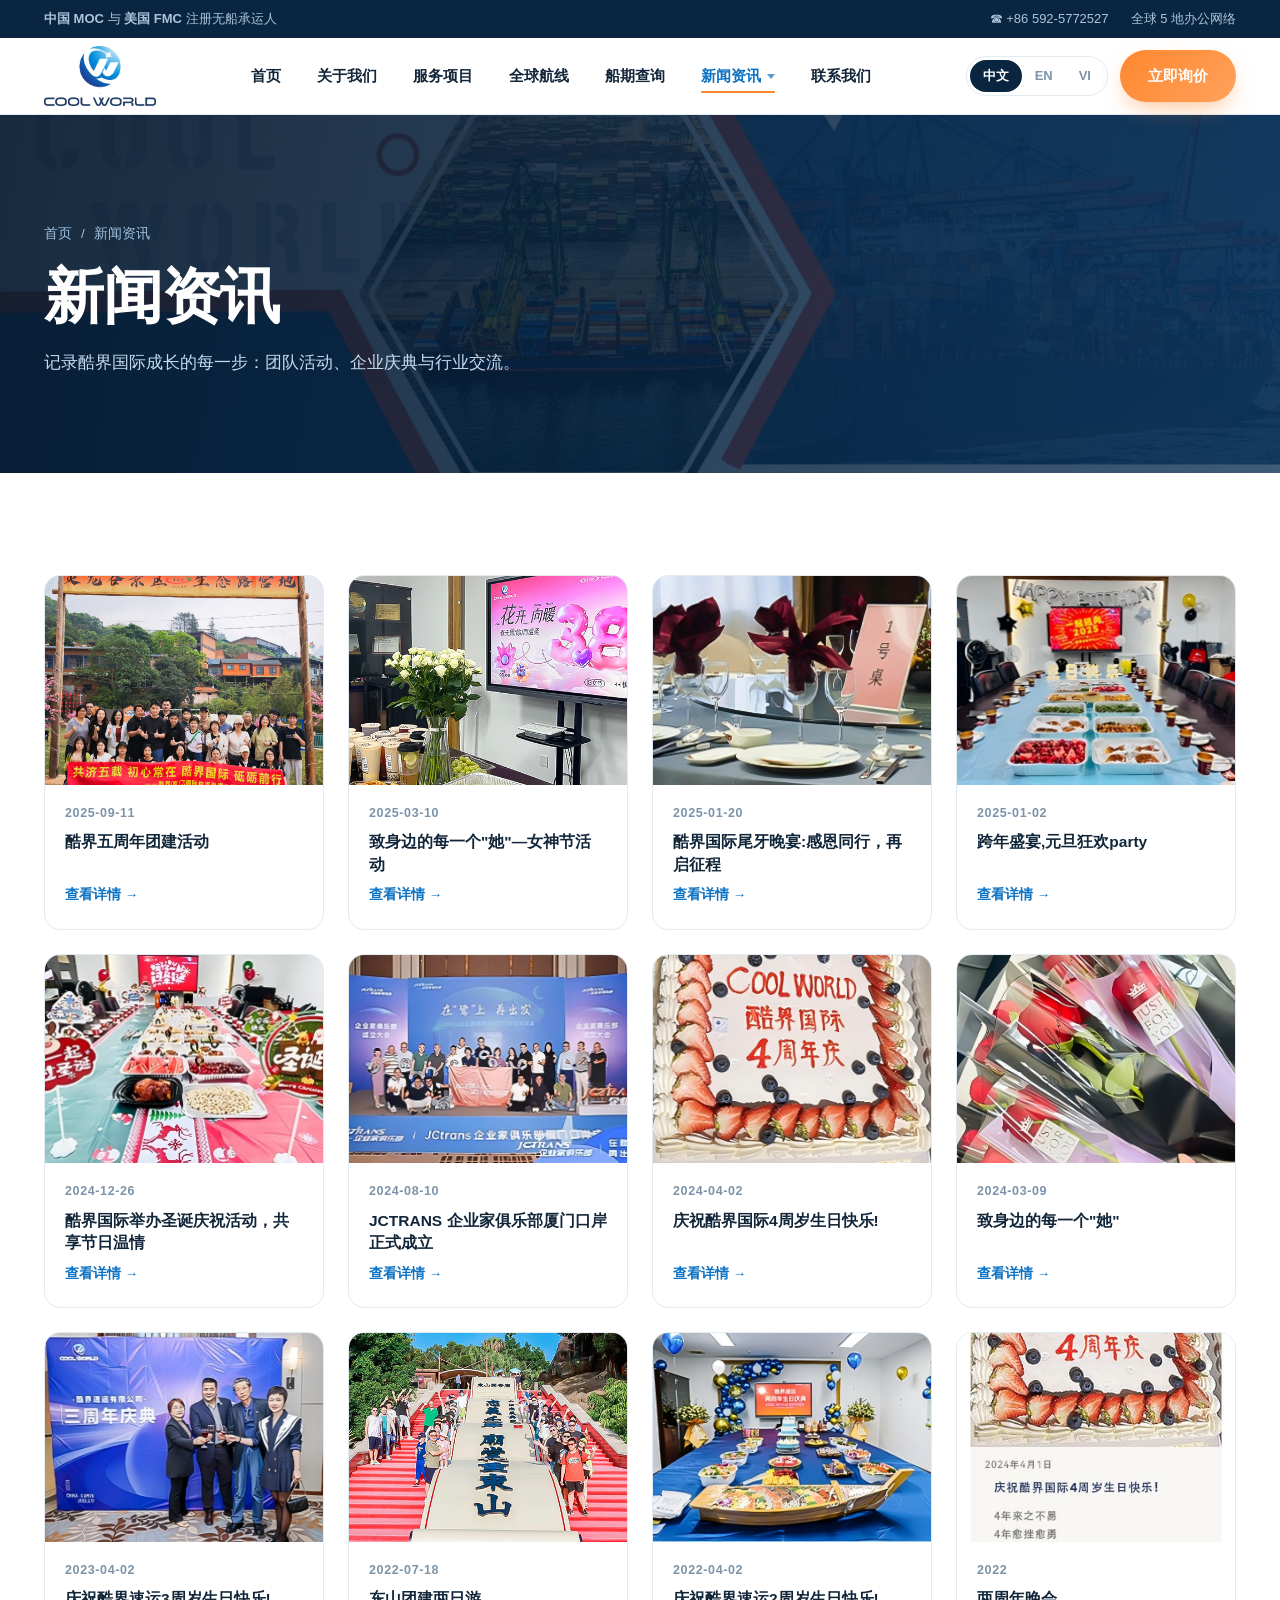
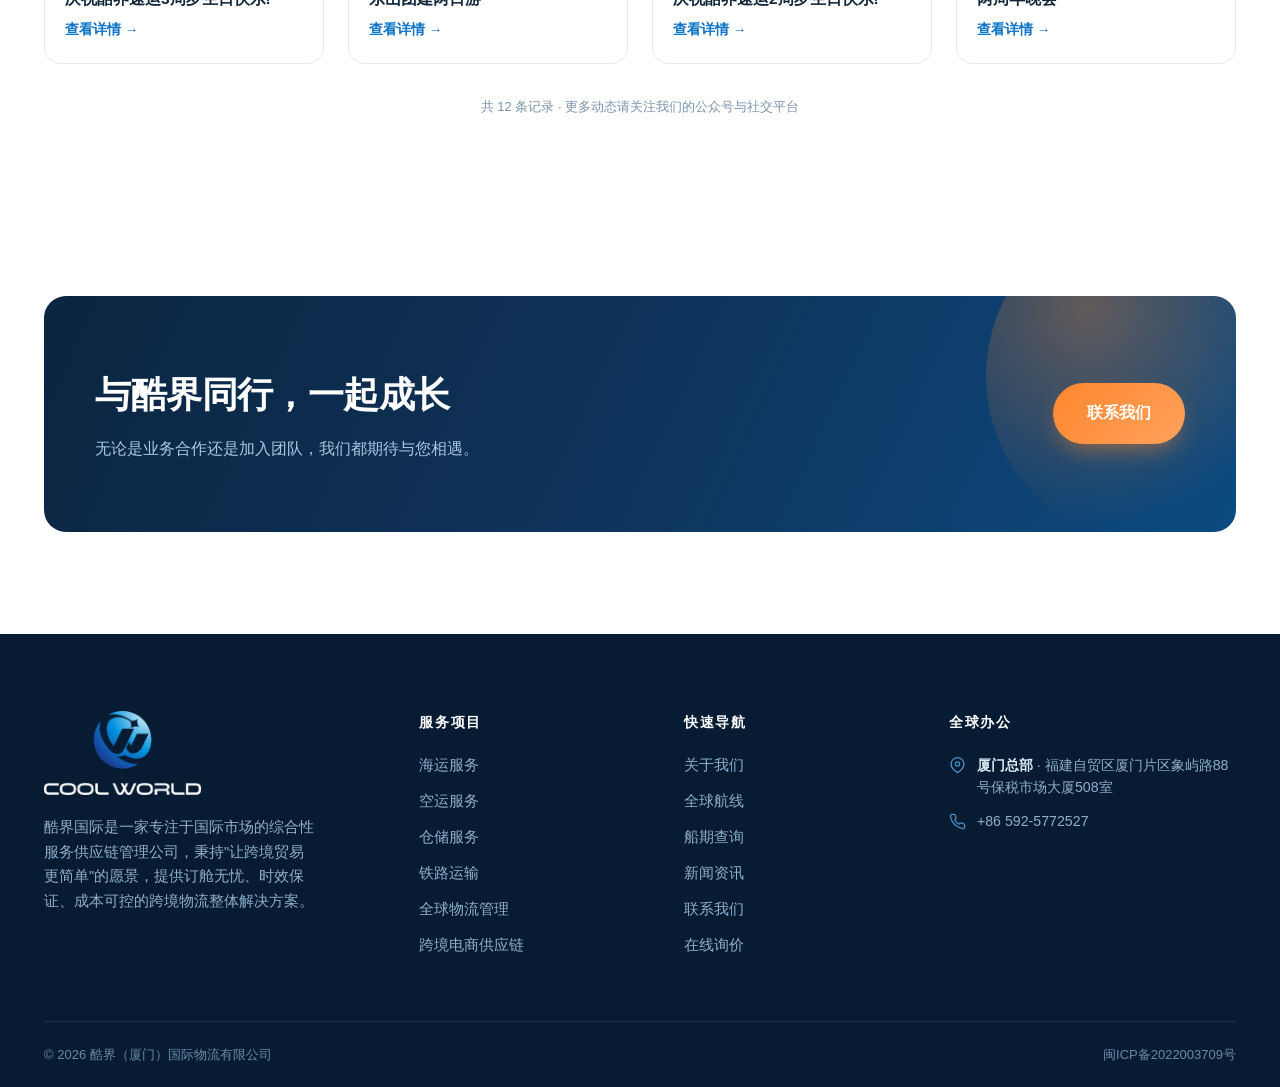
<file: industry.html>
<!DOCTYPE html>
<html lang="zh-CN" data-lang="zh">
<head>
<meta charset="UTF-8">
<meta name="viewport" content="width=device-width, initial-scale=1">
<title>行业资讯 — 酷界国际 Cool World International</title>
<meta name="description" content="酷界国际行业资讯：跨境物流、航运、贸易与供应链领域最新动态。">
<link rel="icon" type="image/png" href="assets/img/logo-mark.png">
<link rel="stylesheet" href="assets/css/style.css">
</head>
<body>

<div class="topbar">
  <div class="wrap">
    <div class="topbar__group">
      <span data-zh><b>中国 MOC</b> 与 <b>美国 FMC</b> 注册无船承运人</span>
      <span data-en>Licensed NVOCC — China <b>MOC</b> &amp; US <b>FMC</b> registered</span>
      <span data-vi>Nhà vận chuyển không tàu (NVOCC) — được đăng ký tại <b>MOC</b> Trung Quốc &amp; <b>FMC</b> Mỹ</span>
    </div>
    <div class="topbar__group topbar__group--right">
      <a href="tel:+865925772527">☎ +86 592-5772527</a>
      <a href="contact.html" data-zh>全球 5 地办公网络</a>
      <a href="contact.html" data-en>5 Offices Worldwide</a>
      <a href="contact.html" data-vi>5 văn phòng trên toàn cầu</a>
    </div>
  </div>
</div>

<header class="header">
  <div class="wrap">
    <a class="logo" href="index.html" aria-label="Cool World International"><img src="assets/img/logo-vertical.png" alt="Cool World International"></a>
    <nav class="nav" aria-label="主导航">
      <a href="index.html" data-zh>首页</a><a href="index.html" data-en>Home</a><a href="index.html" data-vi>Trang chủ</a>
      <a href="about.html" data-zh>关于我们</a><a href="about.html" data-en>About</a><a href="about.html" data-vi>Giới thiệu</a>
      <a href="services.html" data-zh>服务项目</a><a href="services.html" data-en>Services</a><a href="services.html" data-vi>Dịch vụ</a>
      <a href="routes.html" data-zh>全球航线</a><a href="routes.html" data-en>Routes</a><a href="routes.html" data-vi>Tuyến đường</a>
  <a href="schedule.html" data-zh>船期查询</a><a href="schedule.html" data-en>Schedules</a><a href="schedule.html" data-vi>Lịch tàu</a>
      <div class="nav-drop">
        <span class="nav__item--nolink is-active" data-zh>新闻资讯</span><span class="nav__item--nolink is-active" data-en>News</span><span class="nav__item--nolink is-active" data-vi>Tin tức</span>
        <div class="nav-drop__menu">
          <a href="company-news.html" data-zh>企业动态</a><a href="company-news.html" data-en>Company News</a><a href="company-news.html" data-vi>Tin tức doanh nghiệp</a>
          <a href="news.html" data-zh>公司活动</a><a href="news.html" data-en>Company Activities</a><a href="news.html" data-vi>Hoạt động công ty</a>
          <a href="industry.html" data-zh>行业资讯</a><a href="industry.html" data-en>Industry News</a><a href="industry.html" data-vi>Tin tức ngành</a>
        </div>
      </div>
      <a href="contact.html" data-zh>联系我们</a><a href="contact.html" data-en>Contact</a><a href="contact.html" data-vi>Liên hệ</a>
    </nav>
    <div class="header__cta">
      <div class="lang" role="group" aria-label="Language">
        <button type="button" data-lang-btn="zh">中文</button>
        <button type="button" data-lang-btn="en">EN</button>
        <button type="button" data-lang-btn="vi">VI</button>
      </div>
      <a class="btn btn--accent" href="contact.html" data-zh>立即询价</a>
      <a class="btn btn--accent" href="contact.html" data-en>Get a Quote</a>
      <a class="btn btn--accent" href="contact.html" data-vi>Nhận báo giá</a>
      <button class="burger" aria-label="打开菜单"><svg viewBox="0 0 24 24" fill="none" stroke-width="2" stroke-linecap="round"><path d="M3 6h18M3 12h18M3 18h18"/></svg></button>
    </div>
  </div>
</header>

<div class="mnav">
  <div class="mnav__top">
    <img src="assets/img/logo-vertical-white.png" alt="Cool World" style="height:60px">
    <button class="mnav__close" aria-label="关闭菜单"><svg viewBox="0 0 24 24" fill="none" stroke-width="2" stroke-linecap="round"><path d="M18 6 6 18M6 6l12 12"/></svg></button>
  </div>
  <a href="index.html" data-zh>首页</a><a href="index.html" data-en>Home</a><a href="index.html" data-vi>Trang chủ</a>
  <a href="about.html" data-zh>关于我们</a><a href="about.html" data-en>About Us</a><a href="about.html" data-vi>Giới thiệu</a>
  <a href="services.html" data-zh>服务项目</a><a href="services.html" data-en>Services</a><a href="services.html" data-vi>Dịch vụ</a>
  <a href="routes.html" data-zh>全球航线</a><a href="routes.html" data-en>Routes</a><a href="routes.html" data-vi>Tuyến đường</a>
  <a href="schedule.html" data-zh>船期查询</a><a href="schedule.html" data-en>Schedules</a><a href="schedule.html" data-vi>Lịch tàu</a>
  <span class="nav__item--nolink" data-zh>新闻资讯</span><span class="nav__item--nolink" data-en>News</span><span class="nav__item--nolink" data-vi>Tin tức</span>
  <div class="mnav__sub">
    <a href="company-news.html" data-zh>企业动态</a><a href="company-news.html" data-en>Company News</a><a href="company-news.html" data-vi>Tin tức doanh nghiệp</a>
    <a href="news.html" data-zh>公司活动</a><a href="news.html" data-en>Company Activities</a><a href="news.html" data-vi>Hoạt động công ty</a>
    <a href="industry.html" data-zh>行业资讯</a><a href="industry.html" data-en>Industry News</a><a href="industry.html" data-vi>Tin tức ngành</a>
  </div>
  <a href="contact.html" data-zh>联系我们</a><a href="contact.html" data-en>Contact</a><a href="contact.html" data-vi>Liên hệ</a>
  <div style="margin-top:26px"><div class="lang" style="border-color:rgba(255,255,255,.3);background:transparent">
    <button type="button" data-lang-btn="zh">中文</button>
    <button type="button" data-lang-btn="en">English</button>
    <button type="button" data-lang-btn="vi">Tiếng Việt</button>
  </div></div>
</div>

<section class="pagehero">
  <div class="pagehero__bg"><img src="assets/img/banner-cool.jpg" alt="" fetchpriority="high"></div>
  <div class="wrap">
    <nav class="breadcrumb"><a href="index.html" data-zh>首页</a><a href="index.html" data-en>Home</a><a href="index.html" data-vi>Trang chủ</a><span>/</span><span data-zh>新闻资讯</span><span data-en>News</span><span data-vi>Tin tức</span></nav>
    <h1 class="h1"><span data-zh>新闻资讯</span><span data-en>News &amp; Updates</span><span data-vi>Tin tức &amp; Cập nhật</span></h1>
    <p class="lead" data-zh>记录酷界国际成长的每一步：团队活动、企业庆典与行业交流。</p>
    <p class="lead" data-en>Every step of Cool World's growth — team events, celebrations and industry exchange.</p>
    <p class="lead" data-vi>Ghi lại từng bước trưởng thành của Cool World International: hoạt động đội ngũ, lễ kỷ niệm doanh nghiệp và giao lưu ngành.</p>
  </div>
</section>

<section class="section">
  <div class="wrap">
    <div class="news-grid" style="grid-template-columns:repeat(4,1fr)">
      <a class="news-card reveal" href="news-detail.html?id=1">
        <div class="news-card__media"><img src="assets/img/news-5y.jpg" alt="酷界五周年团建活动" loading="lazy"></div>
        <div class="news-card__body"><time>2025-09-11</time><h4 data-zh>酷界五周年团建活动</h4><h4 data-en>Cool World 5th Anniversary Team Building</h4><h4 data-vi>Hoạt động xây dựng đội ngũ nhân kỷ niệm 5 năm Cool World</h4><span class="more" data-zh>查看详情 →</span><span class="more" data-en>Read More →</span><span class="more" data-vi>Xem chi tiết →</span></div>
      </a>
      <a class="news-card reveal" data-d="1" href="news-detail.html?id=2">
        <div class="news-card__media"><img src="assets/img/news-women-2025.jpg" alt="酷界国际女神节活动" loading="lazy"></div>
        <div class="news-card__body"><time>2025-03-10</time><h4 data-zh>致身边的每一个"她"—女神节活动</h4><h4 data-en>To Every "Her" Around Us — Women's Day</h4><h4 data-vi>Gửi "Cô ấy" xung quanh chúng ta — Ngày Quốc tế Phụ nữ</h4><span class="more" data-zh>查看详情 →</span><span class="more" data-en>Read More →</span><span class="more" data-vi>Xem chi tiết →</span></div>
      </a>
      <a class="news-card reveal" data-d="2" href="news-detail.html?id=3">
        <div class="news-card__media"><img src="assets/img/news-1.jpg" alt="尾牙晚宴" loading="lazy"></div>
        <div class="news-card__body"><time>2025-01-20</time><h4 data-zh>酷界国际尾牙晚宴:感恩同行，再启征程</h4><h4 data-en>Annual Dinner: Grateful for the Journey, On to the Next</h4><h4 data-vi>Tiệc cuối năm Cool World International: Tri ân đồng hành, khởi đầu hành trình mới</h4><span class="more" data-zh>查看详情 →</span><span class="more" data-en>Read More →</span><span class="more" data-vi>Xem chi tiết →</span></div>
      </a>
      <a class="news-card reveal" data-d="3" href="news-detail.html?id=4">
        <div class="news-card__media"><img src="assets/img/news-newyear.png" alt="跨年盛宴元旦狂欢" loading="lazy"></div>
        <div class="news-card__body"><time>2025-01-02</time><h4 data-zh>跨年盛宴,元旦狂欢party</h4><h4 data-en>New Year Feast &amp; Party</h4><h4 data-vi>Tiệc cuối năm và tiệc mừng năm mới</h4><span class="more" data-zh>查看详情 →</span><span class="more" data-en>Read More →</span><span class="more" data-vi>Xem chi tiết →</span></div>
      </a>
      <a class="news-card reveal" href="news-detail.html?id=5">
        <div class="news-card__media"><img src="assets/img/news-3.jpg" alt="圣诞庆祝活动" loading="lazy"></div>
        <div class="news-card__body"><time>2024-12-26</time><h4 data-zh>酷界国际举办圣诞庆祝活动，共享节日温情</h4><h4 data-en>Christmas Celebration at Cool World</h4><h4 data-vi>Cool World International tổ chức lễ kỷ niệm Giáng sinh, chia sẻ sự ấm áp ngày lễ</h4><span class="more" data-zh>查看详情 →</span><span class="more" data-en>Read More →</span><span class="more" data-vi>Xem chi tiết →</span></div>
      </a>
      <a class="news-card reveal" data-d="1" href="news-detail.html?id=6">
        <div class="news-card__media"><img src="assets/img/news-4.jpg" alt="JCTRANS 企业家俱乐部" loading="lazy"></div>
        <div class="news-card__body"><time>2024-08-10</time><h4 data-zh>JCTRANS 企业家俱乐部厦门口岸正式成立</h4><h4 data-en>JCTRANS Entrepreneurs Club Launched in Xiamen</h4><h4 data-vi>Câu lạc bộ Doanh nhân JCTRANS chính thức thành lập tại cửa khẩu Cửa Môn</h4><span class="more" data-zh>查看详情 →</span><span class="more" data-en>Read More →</span><span class="more" data-vi>Xem chi tiết →</span></div>
      </a>
      <a class="news-card reveal" data-d="2" href="news-detail.html?id=7">
        <div class="news-card__media"><img src="assets/img/news-5.jpg" alt="四周年生日" loading="lazy"></div>
        <div class="news-card__body"><time>2024-04-02</time><h4 data-zh>庆祝酷界国际4周岁生日快乐!</h4><h4 data-en>Happy 4th Anniversary, Cool World!</h4><h4 data-vi>Chúc mừng sinh nhật lần thứ 4 của Cool World International!</h4><span class="more" data-zh>查看详情 →</span><span class="more" data-en>Read More →</span><span class="more" data-vi>Xem chi tiết →</span></div>
      </a>
      <a class="news-card reveal" data-d="3" href="news-detail.html?id=8">
        <div class="news-card__media"><img src="assets/img/news-women.jpg" alt="妇女节" loading="lazy"></div>
        <div class="news-card__body"><time>2024-03-09</time><h4 data-zh>致身边的每一个"她"</h4><h4 data-en>To Every "Her" Around Us</h4><h4 data-vi>Gửi "Cô ấy" xung quanh chúng ta</h4><span class="more" data-zh>查看详情 →</span><span class="more" data-en>Read More →</span><span class="more" data-vi>Xem chi tiết →</span></div>
      </a>
      <a class="news-card reveal" href="news-detail.html?id=9">
        <div class="news-card__media"><img src="assets/img/news-3y.jpg" alt="三周年活动" loading="lazy"></div>
        <div class="news-card__body"><time>2023-04-02</time><h4 data-zh>庆祝酷界速运3周岁生日快乐!</h4><h4 data-en>Happy 3rd Anniversary, Cool World Express!</h4><h4 data-vi>Chúc mừng sinh nhật lần thứ 3 của Cool World Express!</h4><span class="more" data-zh>查看详情 →</span><span class="more" data-en>Read More →</span><span class="more" data-vi>Xem chi tiết →</span></div>
      </a>
      <a class="news-card reveal" data-d="1" href="news-detail.html?id=10">
        <div class="news-card__media"><img src="assets/img/news-dongshan.jpg" alt="东山团建" loading="lazy"></div>
        <div class="news-card__body"><time>2022-07-18</time><h4 data-zh>东山团建两日游</h4><h4 data-en>Dongshan Two-day Team Trip</h4><h4 data-vi>Chuyến đi xây dựng đội ngũ 2 ngày tại Đông Sơn</h4><span class="more" data-zh>查看详情 →</span><span class="more" data-en>Read More →</span><span class="more" data-vi>Xem chi tiết →</span></div>
      </a>
      <a class="news-card reveal" data-d="2" href="news-detail.html?id=11">
        <div class="news-card__media"><img src="assets/img/news-7.jpg" alt="两周年晚会" loading="lazy"></div>
        <div class="news-card__body"><time>2022-04-02</time><h4 data-zh>庆祝酷界速运2周岁生日快乐!</h4><h4 data-en>Happy 2nd Anniversary, Cool World Express!</h4><h4 data-vi>Chúc mừng sinh nhật lần thứ 2 của Cool World Express!</h4><span class="more" data-zh>查看详情 →</span><span class="more" data-en>Read More →</span><span class="more" data-vi>Xem chi tiết →</span></div>
      </a>
      <a class="news-card reveal" data-d="3" href="news-detail.html?id=12">
        <div class="news-card__media"><img src="assets/img/news-8.jpg" alt="两周年晚会" loading="lazy"></div>
        <div class="news-card__body"><time>2022</time><h4 data-zh>两周年晚会</h4><h4 data-en>2nd Anniversary Gala</h4><h4 data-vi>Đêm kỷ niệm 2 năm thành lập</h4><span class="more" data-zh>查看详情 →</span><span class="more" data-en>Read More →</span><span class="more" data-vi>Xem chi tiết →</span></div>
      </a>
    </div>
    <p class="note center mt-32" data-zh>共 12 条记录 · 更多动态请关注我们的公众号与社交平台</p>
    <p class="note center mt-32" data-en>12 posts · Follow our WeChat and social channels for more</p>
    <p class="note center mt-32" data-vi>Tổng cộng 12 bài viết · Vui lòng theo dõi kênh WeChat và mạng xã hội của chúng tôi để biết thêm</p>
  </div>
</section>

<section class="section--tight" style="padding-bottom:clamp(64px,8vw,110px)">
  <div class="wrap">
    <div class="cta-band reveal">
      <div>
        <h2 data-zh>与酷界同行，一起成长</h2>
        <h2 data-en>Grow together with Cool World</h2>
        <h2 data-vi>Đồng hành cùng Cool World, cùng nhau phát triển</h2>
        <p data-zh>无论是业务合作还是加入团队，我们都期待与您相遇。</p>
        <p data-en>Whether it's a business partnership or joining our team — we'd love to meet you.</p>
        <p data-vi>Cho dù là hợp tác kinh doanh hay gia nhập đội ngũ, chúng tôi đều mong được gặp bạn.</p>
      </div>
      <div class="cta-band__btns">
        <a class="btn btn--accent btn--lg" href="contact.html" data-zh>联系我们</a>
        <a class="btn btn--accent btn--lg" href="contact.html" data-en>Contact Us</a>
        <a class="btn btn--accent btn--lg" href="contact.html" data-vi>Liên hệ</a>
      </div>
    </div>
  </div>
</section>

<footer class="footer">
  <div class="wrap">
    <div class="footer__grid">
      <div class="footer__about">
        <img src="assets/img/logo-vertical-white.png" alt="Cool World International">
        <p data-zh>酷界国际是一家专注于国际市场的综合性服务供应链管理公司，秉持"让跨境贸易更简单"的愿景，提供订舱无忧、时效保证、成本可控的跨境物流整体解决方案。</p>
        <p data-en>Cool World International is a comprehensive supply chain management company focused on international markets, delivering worry-free booking, guaranteed transit times and cost-controlled cross-border logistics.</p>
        <p data-vi>Cool World International là công ty quản lý chuỗi cung ứng dịch vụ tổng hợp tập trung vào thị trường quốc tế, với tầm nhìn "Đẩy mạnh thương mại xuyên biên giới dễ dàng hơn", cung cấp giải pháp logistics xuyên biên giới tổng thể với đặt chỗ không lo lắng, thời gian vận chuyển đảm bảo và chi phí kiểm soát được.</p>
      </div>
      <div>
        <h4 data-zh>服务项目</h4><h4 data-en>Services</h4><h4 data-vi>Dịch vụ</h4>
        <ul>
          <li><a href="services.html#ocean" data-zh>海运服务</a><a href="services.html#ocean" data-en>Ocean Freight</a><a href="services.html#ocean" data-vi>Vận chuyển đường biển</a></li>
          <li><a href="services.html#air" data-zh>空运服务</a><a href="services.html#air" data-en>Air Freight</a><a href="services.html#air" data-vi>Vận chuyển đường không</a></li>
          <li><a href="services.html#warehousing" data-zh>仓储服务</a><a href="services.html#warehousing" data-en>Warehousing</a><a href="services.html#warehousing" data-vi>Dịch vụ kho bãi</a></li>
          <li><a href="services.html#railway" data-zh>铁路运输</a><a href="services.html#railway" data-en>Railway Freight</a><a href="services.html#railway" data-vi>Vận chuyển đường sắt</a></li>
          <li><a href="services.html#logistics" data-zh>全球物流管理</a><a href="services.html#logistics" data-en>Logistics Management</a><a href="services.html#logistics" data-vi>Quản lý logistics toàn cầu</a></li>
          <li><a href="services.html#ecommerce" data-zh>跨境电商供应链</a><a href="services.html#ecommerce" data-en>E-commerce Supply Chain</a><a href="services.html#ecommerce" data-vi>Chuỗi cung ứng thương mại điện tử xuyên biên giới</a></li>
        </ul>
      </div>
      <div>
        <h4 data-zh>快速导航</h4><h4 data-en>Quick Links</h4><h4 data-vi>Liên kết nhanh</h4>
        <ul>
          <li><a href="about.html" data-zh>关于我们</a><a href="about.html" data-en>About Us</a><a href="about.html" data-vi>Giới thiệu</a></li>
          <li><a href="routes.html" data-zh>全球航线</a><a href="routes.html" data-en>Global Routes</a><a href="routes.html" data-vi>Tuyến đường toàn cầu</a></li>
          <li><a href="schedule.html" data-zh>船期查询</a><a href="schedule.html" data-en>Schedules</a><a href="schedule.html" data-vi>Lịch tàu</a></li>
          <li><a href="news.html" data-zh>新闻资讯</a><a href="news.html" data-en>News</a><a href="news.html" data-vi>Tin tức</a></li>
          <li><a href="contact.html" data-zh>联系我们</a><a href="contact.html" data-en>Contact</a><a href="contact.html" data-vi>Liên hệ</a></li>
          <li><a href="contact.html#quote" data-zh>在线询价</a><a href="contact.html#quote" data-en>Get a Quote</a><a href="contact.html#quote" data-vi>Nhận báo giá</a></li>
        </ul>
      </div>
      <div>
        <h4 data-zh>全球办公</h4><h4 data-en>Global Offices</h4><h4 data-vi>Văn phòng toàn cầu</h4>
        <ul>
          <li class="office__row"><svg viewBox="0 0 24 24" fill="none" stroke="currentColor" stroke-width="1.8" stroke-linecap="round"><path d="M21 10c0 7-9 12-9 12S3 17 3 10a9 9 0 0 1 18 0z"/><circle cx="12" cy="10" r="3"/></svg>
            <span data-zh><b style="color:#DCEAF6">厦门总部</b> · 福建自贸区厦门片区象屿路88号保税市场大厦508室</span>
            <span data-en><b style="color:#DCEAF6">Xiamen HQ</b> · Room 508, Bonded Market Tower, No.88 Xiangyu Rd, FTZ Xiamen</span>
            <span data-vi><b style="color:#DCEAF6">Trụ sở Cửa Môn</b> · Phòng 508, Tòa nhà Thị trường Thuế kho, Số 88 Đường Tượng Vũ, Khu FTZ Cửa Môn, Phúc Kiến</span></li>
          <li class="office__row"><svg viewBox="0 0 24 24" fill="none" stroke="currentColor" stroke-width="1.8" stroke-linecap="round"><path d="M22 16.9v3a2 2 0 0 1-2.2 2 19.8 19.8 0 0 1-8.6-3.1 19.5 19.5 0 0 1-6-6A19.8 19.8 0 0 1 2.1 4.2 2 2 0 0 1 4.1 2h3a2 2 0 0 1 2 1.7c.1 1 .4 2 .7 2.9a2 2 0 0 1-.5 2.1L8.1 9.9a16 16 0 0 0 6 6l1.2-1.2a2 2 0 0 1 2.1-.5c.9.3 1.9.6 2.9.7a2 2 0 0 1 1.7 2z"/></svg>
            <a href="tel:+865925772527">+86 592-5772527</a></li>
        </ul>
      </div>
    </div>
    <div class="footer__bottom">
      <span>© <span data-year>2026</span> <span data-zh>酷界（厦门）国际物流有限公司</span><span data-en>Cool World (Xiamen) International Logistics Co., Ltd.</span><span data-vi>Công ty TNHH Logistics Quốc tế Cool World (Cửa Môn)</span></span>
      <span><a href="https://beian.miit.gov.cn/" target="_blank" rel="noopener">闽ICP备2022003709号</a></span>
    </div>
  </div>
</footer>

<script src="assets/js/main.js"></script>
</body>
</html>
</file>
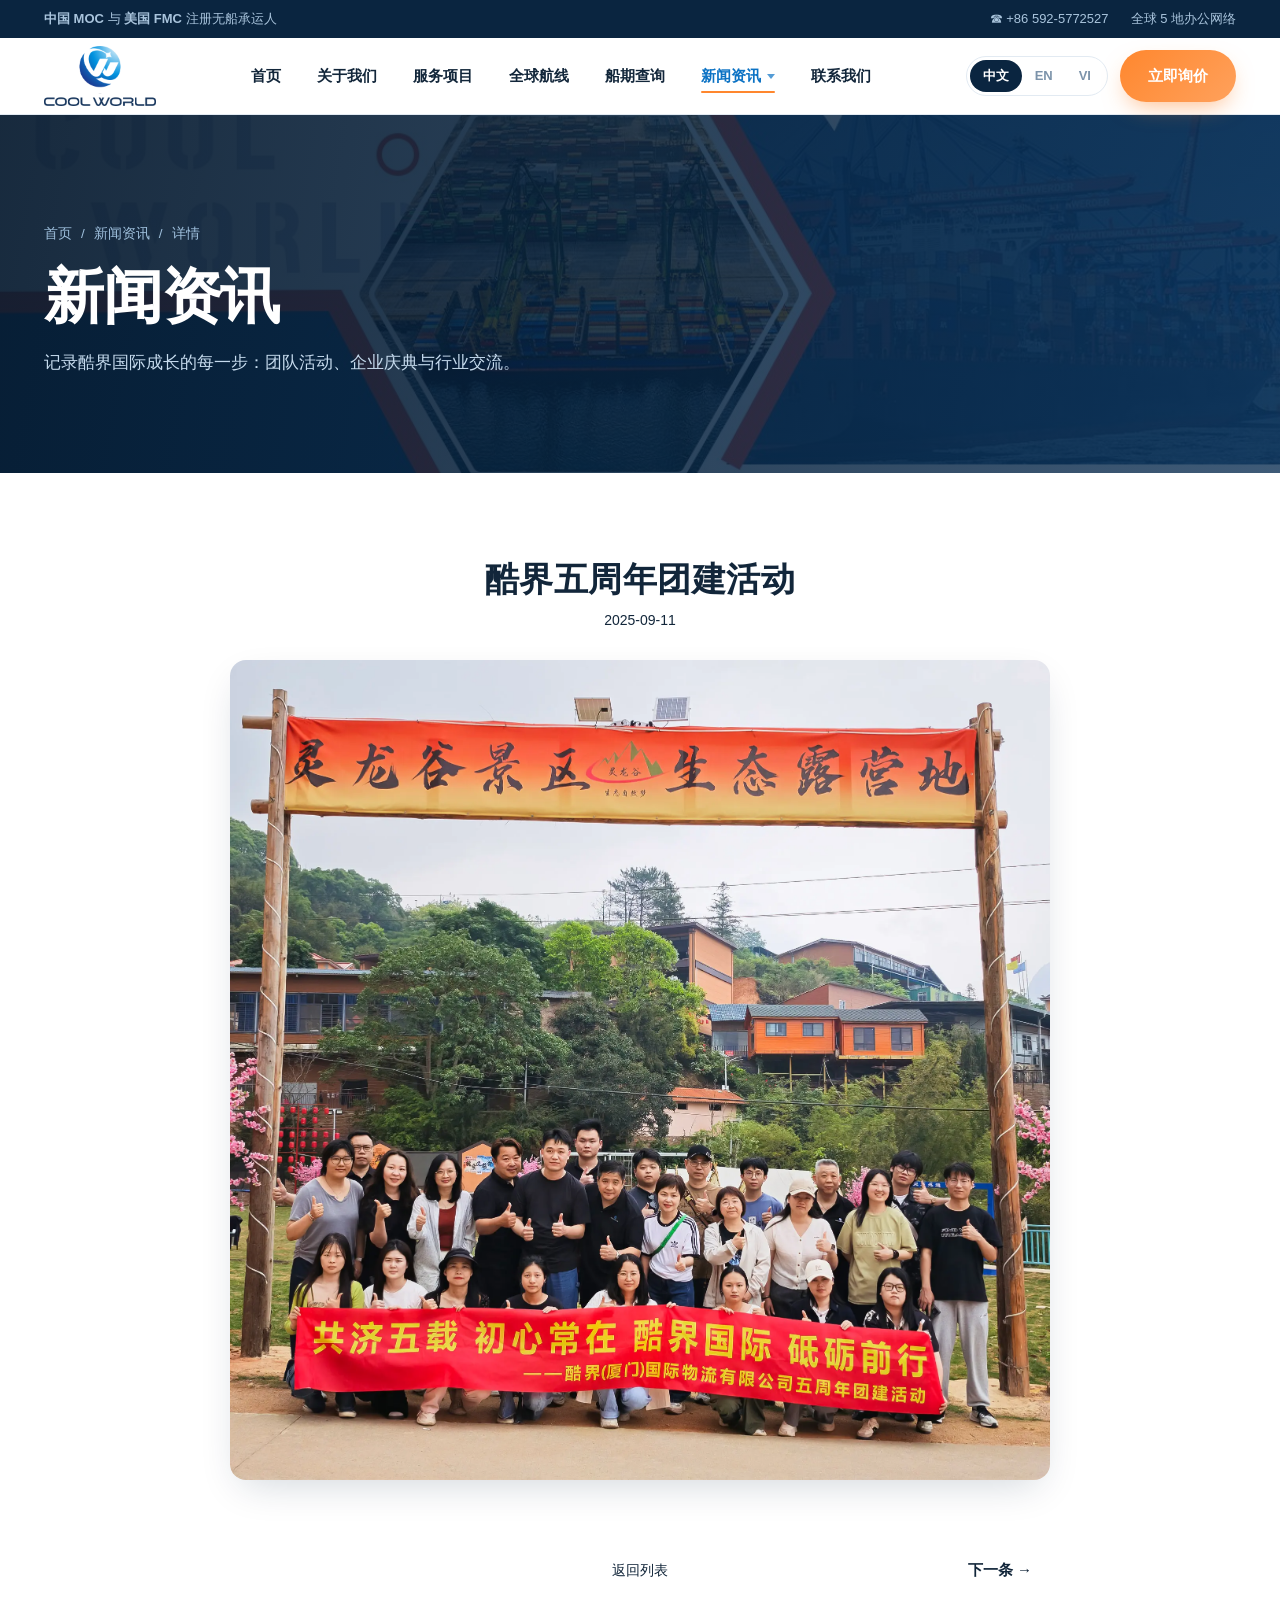
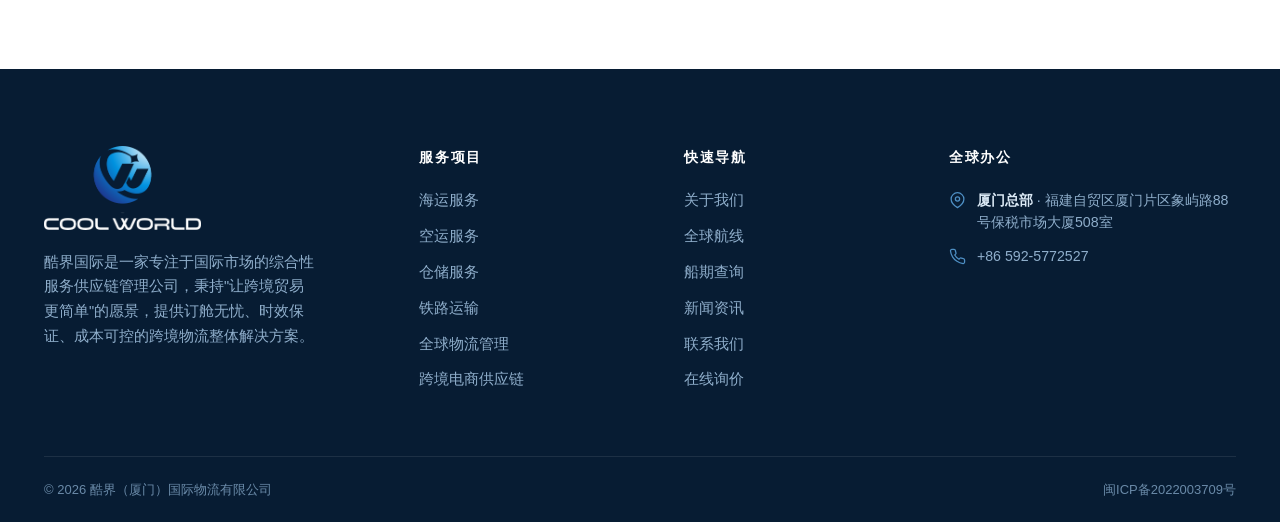
<file: news-detail.html>
<!DOCTYPE html>
<html lang="zh-CN" data-lang="zh">
<head>
<meta charset="UTF-8">
<meta name="viewport" content="width=device-width, initial-scale=1">
<title>新闻详情 — 酷界国际 Cool World International</title>
<meta name="description" content="酷界国际新闻详情页">
<link rel="icon" type="image/png" href="assets/img/logo-mark.png">
<link rel="stylesheet" href="assets/css/style.css">
</head>
<body>

<div class="topbar">
  <div class="wrap">
    <div class="topbar__group">
      <span data-zh><b>中国 MOC</b> 与 <b>美国 FMC</b> 注册无船承运人</span>
      <span data-en>Licensed NVOCC — China <b>MOC</b> &amp; US <b>FMC</b> registered</span>
      <span data-vi>Nhà vận chuyển không tàu (NVOCC) — được đăng ký tại <b>MOC</b> Trung Quốc &amp; <b>FMC</b> Mỹ</span>
    </div>
    <div class="topbar__group topbar__group--right">
      <a href="tel:+865925772527">☎ +86 592-5772527</a>
      <a href="contact.html" data-zh>全球 5 地办公网络</a>
      <a href="contact.html" data-en>5 Offices Worldwide</a>
      <a href="contact.html" data-vi>5 văn phòng trên toàn cầu</a>
    </div>
  </div>
</div>

<header class="header">
  <div class="wrap">
    <a class="logo" href="index.html" aria-label="Cool World International"><img src="assets/img/logo-vertical.png" alt="Cool World International"></a>
    <nav class="nav" aria-label="主导航">
      <a href="index.html" data-zh>首页</a><a href="index.html" data-en>Home</a><a href="index.html" data-vi>Trang chủ</a>
      <a href="about.html" data-zh>关于我们</a><a href="about.html" data-en>About</a><a href="about.html" data-vi>Giới thiệu</a>
      <a href="services.html" data-zh>服务项目</a><a href="services.html" data-en>Services</a><a href="services.html" data-vi>Dịch vụ</a>
      <a href="routes.html" data-zh>全球航线</a><a href="routes.html" data-en>Routes</a><a href="routes.html" data-vi>Tuyến đường</a>
      <a href="schedule.html" data-zh>船期查询</a><a href="schedule.html" data-en>Schedules</a><a href="schedule.html" data-vi>Lịch tàu</a>
      <div class="nav-drop">
        <span class="nav__item--nolink is-active" data-zh>新闻资讯</span><span class="nav__item--nolink is-active" data-en>News</span><span class="nav__item--nolink is-active" data-vi>Tin tức</span>
        <div class="nav-drop__menu">
          <a href="company-news.html" data-zh>企业动态</a><a href="company-news.html" data-en>Company News</a><a href="company-news.html" data-vi>Tin tức doanh nghiệp</a>
          <a href="news.html" data-zh>公司活动</a><a href="news.html" data-en>Company Activities</a><a href="news.html" data-vi>Hoạt động công ty</a>
          <a href="industry.html" data-zh>行业资讯</a><a href="industry.html" data-en>Industry News</a><a href="industry.html" data-vi>Tin tức ngành</a>
        </div>
      </div>
      <a href="contact.html" data-zh>联系我们</a><a href="contact.html" data-en>Contact</a><a href="contact.html" data-vi>Liên hệ</a>
    </nav>
    <div class="header__cta">
      <div class="lang" role="group" aria-label="Language">
        <button type="button" data-lang-btn="zh">中文</button>
        <button type="button" data-lang-btn="en">EN</button>
        <button type="button" data-lang-btn="vi">VI</button>
      </div>
      <a class="btn btn--accent" href="contact.html" data-zh>立即询价</a>
      <a class="btn btn--accent" href="contact.html" data-en>Get a Quote</a>
      <a class="btn btn--accent" href="contact.html" data-vi>Nhận báo giá</a>
      <button class="burger" aria-label="打开菜单"><svg viewBox="0 0 24 24" fill="none" stroke-width="2" stroke-linecap="round"><path d="M3 6h18M3 12h18M3 18h18"/></svg></button>
    </div>
  </div>
</header>

<div class="mnav">
  <div class="mnav__top">
    <img src="assets/img/logo-vertical-white.png" alt="Cool World" style="height:60px">
    <button class="mnav__close" aria-label="关闭菜单"><svg viewBox="0 0 24 24" fill="none" stroke-width="2" stroke-linecap="round"><path d="M18 6 6 18M6 6l12 12"/></svg></button>
  </div>
  <a href="index.html" data-zh>首页</a><a href="index.html" data-en>Home</a><a href="index.html" data-vi>Trang chủ</a>
  <a href="about.html" data-zh>关于我们</a><a href="about.html" data-en>About Us</a><a href="about.html" data-vi>Giới thiệu</a>
  <a href="services.html" data-zh>服务项目</a><a href="services.html" data-en>Services</a><a href="services.html" data-vi>Dịch vụ</a>
  <a href="routes.html" data-zh>全球航线</a><a href="routes.html" data-en>Routes</a><a href="routes.html" data-vi>Tuyến đường</a>
  <a href="schedule.html" data-zh>船期查询</a><a href="schedule.html" data-en>Schedules</a><a href="schedule.html" data-vi>Lịch tàu</a>
  <span class="nav__item--nolink" data-zh>新闻资讯</span><span class="nav__item--nolink" data-en>News</span><span class="nav__item--nolink" data-vi>Tin tức</span>
  <div class="mnav__sub">
    <a href="company-news.html" data-zh>企业动态</a><a href="company-news.html" data-en>Company News</a><a href="company-news.html" data-vi>Tin tức doanh nghiệp</a>
    <a href="news.html" data-zh>公司活动</a><a href="news.html" data-en>Company Activities</a><a href="news.html" data-vi>Hoạt động công ty</a>
    <a href="industry.html" data-zh>行业资讯</a><a href="industry.html" data-en>Industry News</a><a href="industry.html" data-vi>Tin tức ngành</a>
  </div>
  <a href="contact.html" data-zh>联系我们</a><a href="contact.html" data-en>Contact</a><a href="contact.html" data-vi>Liên hệ</a>
  <div style="margin-top:26px"><div class="lang" style="border-color:rgba(255,255,255,.3);background:transparent">
    <button type="button" data-lang-btn="zh">中文</button>
    <button type="button" data-lang-btn="en">English</button>
    <button type="button" data-lang-btn="vi">Tiếng Việt</button>
  </div></div>
</div>

<section class="pagehero">
  <div class="pagehero__bg"><img src="assets/img/banner-cool.jpg" alt="" fetchpriority="high"></div>
  <div class="wrap">
    <nav class="breadcrumb"><a href="index.html" data-zh>首页</a><a href="index.html" data-en>Home</a><a href="index.html" data-vi>Trang chủ</a><span>/</span><span class="nav__item--nolink" data-zh>新闻资讯</span><span class="nav__item--nolink" data-en>News</span><span class="nav__item--nolink" data-vi>Tin tức</span><span>/</span><span data-zh>详情</span><span data-en>Detail</span><span data-vi>Chi tiết</span></nav>
    <h1 class="h1"><span data-zh>新闻资讯</span><span data-en>News &amp; Updates</span><span data-vi>Tin tức &amp; Cập nhật</span></h1>
    <p class="lead" data-zh>记录酷界国际成长的每一步：团队活动、企业庆典与行业交流。</p>
    <p class="lead" data-en>Every step of Cool World's growth — team events, celebrations and industry exchange.</p>
    <p class="lead" data-vi>Ghi lại từng bước trưởng thành của Cool World International: hoạt động đội ngũ, lễ kỷ niệm doanh nghiệp và giao lưu ngành.</p>
  </div>
</section>

<section class="section news-detail">
  <div class="wrap">
    <h1 class="news-detail__title" data-zh></h1>
    <h1 class="news-detail__title" data-en></h1>
    <h1 class="news-detail__title" data-vi></h1>
    <time class="news-detail__date"></time>
    <div class="news-detail__img-wrap">
      <img id="news-img" src="" alt="">
    </div>
    <div class="news-detail__nav">
      <a id="prev" class="news-detail__nav-link news-detail__nav-link--prev" href="#"><span data-zh>← 上一条</span><span data-en>← Previous</span><span data-vi>← Trước</span></a>
      <a class="news-detail__nav-back" href="news.html"><span data-zh>返回列表</span><span data-en>Back to list</span><span data-vi>Quay lại danh sách</span></a>
      <a id="next" class="news-detail__nav-link news-detail__nav-link--next" href="#"><span data-zh>下一条 →</span><span data-en>Next →</span><span data-vi>Tiếp theo →</span></a>
    </div>
  </div>
</section>

<footer class="footer">
  <div class="wrap">
    <div class="footer__grid">
      <div class="footer__about">
        <img src="assets/img/logo-vertical-white.png" alt="Cool World International">
        <p data-zh>酷界国际是一家专注于国际市场的综合性服务供应链管理公司，秉持"让跨境贸易更简单"的愿景，提供订舱无忧、时效保证、成本可控的跨境物流整体解决方案。</p>
        <p data-en>Cool World International is a comprehensive supply chain management company focused on international markets, delivering worry-free booking, guaranteed transit times and cost-controlled cross-border logistics.</p>
        <p data-vi>Cool World International là công ty quản lý chuỗi cung ứng dịch vụ tổng hợp tập trung vào thị trường quốc tế, với tầm nhìn "Đẩy mạnh thương mại xuyên biên giới dễ dàng hơn", cung cấp giải pháp logistics xuyên biên giới tổng thể với đặt chỗ không lo lắng, thời gian vận chuyển đảm bảo và chi phí kiểm soát được.</p>
      </div>
      <div>
        <h4 data-zh>服务项目</h4><h4 data-en>Services</h4><h4 data-vi>Dịch vụ</h4>
        <ul>
          <li><a href="services.html#ocean" data-zh>海运服务</a><a href="services.html#ocean" data-en>Ocean Freight</a><a href="services.html#ocean" data-vi>Vận chuyển đường biển</a></li>
          <li><a href="services.html#air" data-zh>空运服务</a><a href="services.html#air" data-en>Air Freight</a><a href="services.html#air" data-vi>Vận chuyển đường không</a></li>
          <li><a href="services.html#warehousing" data-zh>仓储服务</a><a href="services.html#warehousing" data-en>Warehousing</a><a href="services.html#warehousing" data-vi>Dịch vụ kho bãi</a></li>
          <li><a href="services.html#railway" data-zh>铁路运输</a><a href="services.html#railway" data-en>Railway Freight</a><a href="services.html#railway" data-vi>Vận chuyển đường sắt</a></li>
          <li><a href="services.html#logistics" data-zh>全球物流管理</a><a href="services.html#logistics" data-en>Logistics Management</a><a href="services.html#logistics" data-vi>Quản lý logistics toàn cầu</a></li>
          <li><a href="services.html#ecommerce" data-zh>跨境电商供应链</a><a href="services.html#ecommerce" data-en>E-commerce Supply Chain</a><a href="services.html#ecommerce" data-vi>Chuỗi cung ứng thương mại điện tử xuyên biên giới</a></li>
        </ul>
      </div>
      <div>
        <h4 data-zh>快速导航</h4><h4 data-en>Quick Links</h4><h4 data-vi>Liên kết nhanh</h4>
        <ul>
          <li><a href="about.html" data-zh>关于我们</a><a href="about.html" data-en>About Us</a><a href="about.html" data-vi>Giới thiệu</a></li>
          <li><a href="routes.html" data-zh>全球航线</a><a href="routes.html" data-en>Global Routes</a><a href="routes.html" data-vi>Tuyến đường toàn cầu</a></li>
          <li><a href="schedule.html" data-zh>船期查询</a><a href="schedule.html" data-en>Schedules</a><a href="schedule.html" data-vi>Lịch tàu</a></li>
          <li><a href="news.html" data-zh>新闻资讯</a><a href="news.html" data-en>News</a><a href="news.html" data-vi>Tin tức</a></li>
          <li><a href="contact.html" data-zh>联系我们</a><a href="contact.html" data-en>Contact</a><a href="contact.html" data-vi>Liên hệ</a></li>
          <li><a href="contact.html#quote" data-zh>在线询价</a><a href="contact.html#quote" data-en>Get a Quote</a><a href="contact.html#quote" data-vi>Nhận báo giá</a></li>
        </ul>
      </div>
      <div>
        <h4 data-zh>全球办公</h4><h4 data-en>Global Offices</h4><h4 data-vi>Văn phòng toàn cầu</h4>
        <ul>
          <li class="office__row"><svg viewBox="0 0 24 24" fill="none" stroke="currentColor" stroke-width="1.8" stroke-linecap="round"><path d="M21 10c0 7-9 12-9 12S3 17 3 10a9 9 0 0 1 18 0z"/><circle cx="12" cy="10" r="3"/></svg>
            <span data-zh><b style="color:#DCEAF6">厦门总部</b> · 福建自贸区厦门片区象屿路88号保税市场大厦508室</span>
            <span data-en><b style="color:#DCEAF6">Xiamen HQ</b> · Room 508, Bonded Market Tower, No.88 Xiangyu Rd, FTZ Xiamen</span>
            <span data-vi><b style="color:#DCEAF6">Trụ sở Cửa Môn</b> · Phòng 508, Tòa nhà Thị trường Thuế kho, Số 88 Đường Tượng Vũ, Khu FTZ Cửa Môn, Phúc Kiến</span></li>
          <li class="office__row"><svg viewBox="0 0 24 24" fill="none" stroke="currentColor" stroke-width="1.8" stroke-linecap="round"><path d="M22 16.9v3a2 2 0 0 1-2.2 2 19.8 19.8 0 0 1-8.6-3.1 19.5 19.5 0 0 1-6-6A19.8 19.8 0 0 1 2.1 4.2 2 2 0 0 1 4.1 2h3a2 2 0 0 1 2 1.7c.1 1 .4 2 .7 2.9a2 2 0 0 1-.5 2.1L8.1 9.9a16 16 0 0 0 6 6l1.2-1.2a2 2 0 0 1 2.1-.5c.9.3 1.9.6 2.9.7a2 2 0 0 1 1.7 2z"/></svg>
            <a href="tel:+865925772527">+86 592-5772527</a></li>
        </ul>
      </div>
    </div>
    <div class="footer__bottom">
      <span>© <span data-year>2026</span> <span data-zh>酷界（厦门）国际物流有限公司</span><span data-en>Cool World (Xiamen) International Logistics Co., Ltd.</span><span data-vi>Công ty TNHH Logistics Quốc tế Cool World (Cửa Môn)</span></span>
      <span><a href="https://beian.miit.gov.cn/" target="_blank" rel="noopener">闽ICP备2022003709号</a></span>
    </div>
  </div>
</footer>

<script src="assets/js/main.js"></script>
<script>
(function(){
  var NEWS=[
    {id:1, zh:'酷界五周年团建活动', en:"Cool World 5th Anniversary Team Building", vi:'Hoạt động xây dựng đội ngũ nhân kỷ niệm 5 năm Cool World', date:'2025-09-11', img:'assets/news/n1.webp', imgEn:'assets/news/n1.webp'},
    {id:2, zh:'致身边的每一个"她"—女神节活动', en:'To Every "Her" Around Us — Women\'s Day', vi:'Gửi "Cô ấy" xung quanh chúng ta — Ngày Quốc tế Phụ nữ', date:'2025-03-10', img:'assets/news/n2.webp', imgEn:'assets/news/n2.webp'},
    {id:3, zh:'酷界国际尾牙晚宴:感恩同行，再启征程', en:'Annual Dinner: Grateful for the Journey, On to the Next', vi:'Tiệc cuối năm Cool World International: Tri ân đồng hành, khởi đầu hành trình mới', date:'2025-01-20', img:'assets/news/n3.webp', imgEn:'assets/news/n3-en.webp'},
    {id:4, zh:'跨年盛宴,元旦狂欢party', en:'New Year Feast & Party', vi:'Tiệc cuối năm và tiệc mừng năm mới', date:'2025-01-02', img:'assets/news/n4.webp', imgEn:'assets/news/n4-en.webp'},
    {id:5, zh:'酷界国际举办圣诞庆祝活动，共享节日温情', en:'Christmas Celebration at Cool World', vi:'Cool World International tổ chức lễ kỷ niệm Giáng sinh, chia sẻ sự ấm áp ngày lễ', date:'2024-12-26', img:'assets/news/n5.webp', imgEn:'assets/news/n5-en.webp'},
    {id:6, zh:'JCTRANS企业家俱乐部厦门口岸正式成立', en:'JCTRANS Entrepreneurs Club Launched in Xiamen', vi:'Câu lạc bộ Doanh nhân JCTRANS chính thức thành lập tại cửa khẩu Cửa Môn', date:'2024-08-10', img:'assets/news/n6.webp', imgEn:'assets/news/n6-en.webp'},
    {id:7, zh:'庆祝酷界国际4周岁生日快乐!', en:'Happy 4th Anniversary, Cool World!', vi:'Chúc mừng sinh nhật lần thứ 4 của Cool World International!', date:'2024-04-02', img:'assets/news/n7.webp', imgEn:'assets/news/n7-en.webp'},
    {id:8, zh:'致身边的每一个"她"', en:'To Every "Her" Around Us', vi:'Gửi "Cô ấy" xung quanh chúng ta', date:'2024-03-09', img:'assets/news/n8.webp', imgEn:'assets/news/n8-en.webp'},
    {id:9, zh:'庆祝酷界速运3周岁生日快乐!', en:'Happy 3rd Anniversary, Cool World Express!', vi:'Chúc mừng sinh nhật lần thứ 3 của Cool World Express!', date:'2023-04-02', img:'assets/news/n9.webp', imgEn:'assets/news/n9-en.webp'},
    {id:10, zh:'东山团建两日游', en:'Dongshan Two-day Team Trip', vi:'Chuyến đi xây dựng đội ngũ 2 ngày tại Đông Sơn', date:'2022-07-18', img:'assets/news/n10.webp', imgEn:'assets/news/n10.webp'},
    {id:11, zh:'庆祝酷界速运2周岁生日快乐!', en:'Happy 2nd Anniversary, Cool World Express!', vi:'Chúc mừng sinh nhật lần thứ 2 của Cool World Express!', date:'2022-04-02', img:'assets/news/n11.webp', imgEn:'assets/news/n11-en.webp'},
    {id:12, zh:'两周年晚会', en:'2nd Anniversary Gala', vi:'Đêm kỷ niệm 2 năm thành lập', date:'2022-04-02', img:'assets/news/n12.webp', imgEn:'assets/news/n12.webp'}
  ];
  var params=new URLSearchParams(location.search);
  var id=parseInt(params.get('id'),10)||1;
  var item=NEWS.find(function(n){return n.id===id})||NEWS[0];
  document.title=(item.zh||item.en)+' — 新闻详情';
  document.querySelectorAll('.news-detail__title[data-zh]')[0].textContent=item.zh;
  document.querySelectorAll('.news-detail__title[data-en]')[0].textContent=item.en;
  document.querySelectorAll('.news-detail__title[data-vi]')[0].textContent=item.vi;
  document.querySelector('.news-detail__date').textContent=item.date;

  function pickImg(){
    var lang=document.documentElement.getAttribute('data-lang')||'zh';
    if(lang==='zh') return item.img;
    return item.imgEn||item.img;
  }
  function pickAlt(){
    var lang=document.documentElement.getAttribute('data-lang')||'zh';
    if(lang==='en') return item.en;
    if(lang==='vi') return item.vi;
    return item.zh;
  }
  document.getElementById('news-img').src=pickImg();
  document.getElementById('news-img').alt=pickAlt();

  document.addEventListener('langchange',function(){
    var img=document.getElementById('news-img');
    var newSrc=pickImg();
    if(img.src!==newSrc){ img.src=newSrc; }
    img.alt=pickAlt();
  });
  var idx=NEWS.indexOf(item);
  var prevA=document.getElementById('prev'), nextA=document.getElementById('next');
  if(idx>0){ prevA.href='news-detail.html?id='+NEWS[idx-1].id; } else { prevA.style.visibility='hidden'; }
  if(idx<NEWS.length-1){ nextA.href='news-detail.html?id='+NEWS[idx+1].id; } else { nextA.style.visibility='hidden'; }
})();
</script>
</body>
</html>
</file>
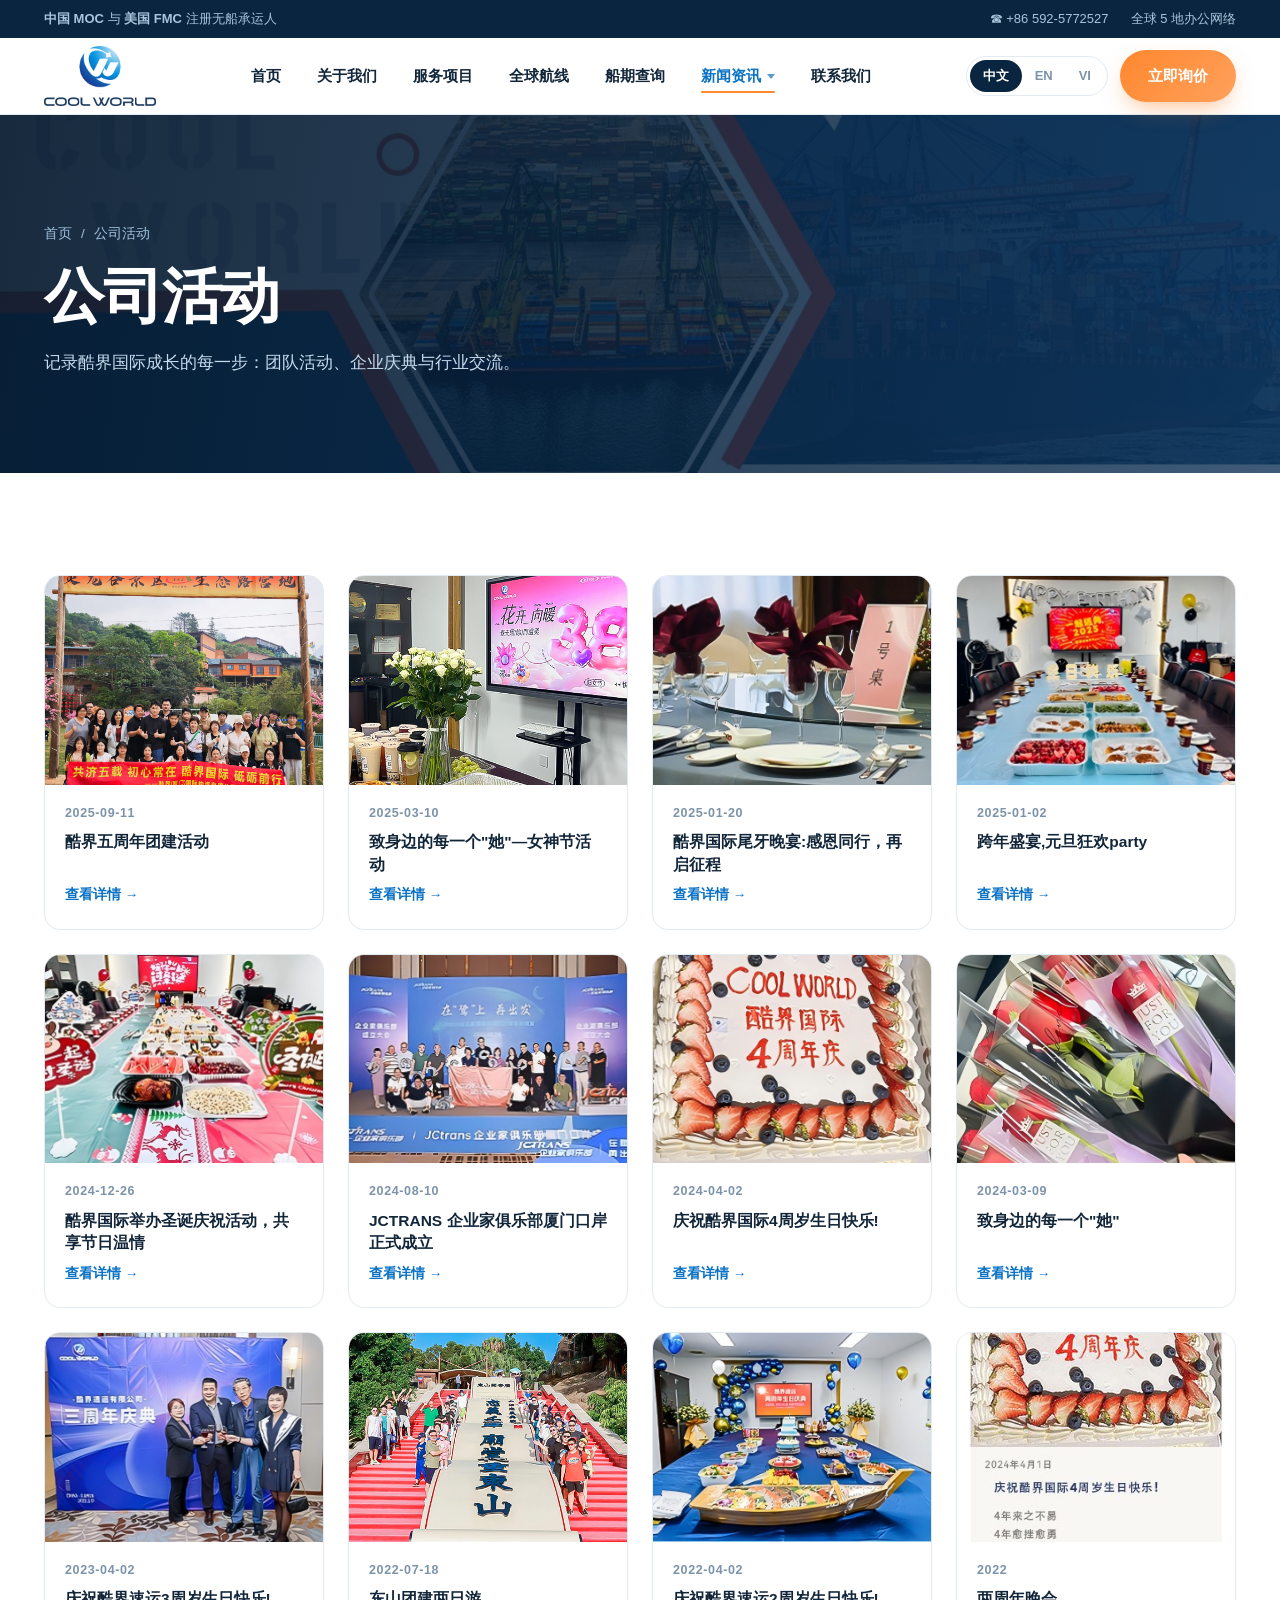
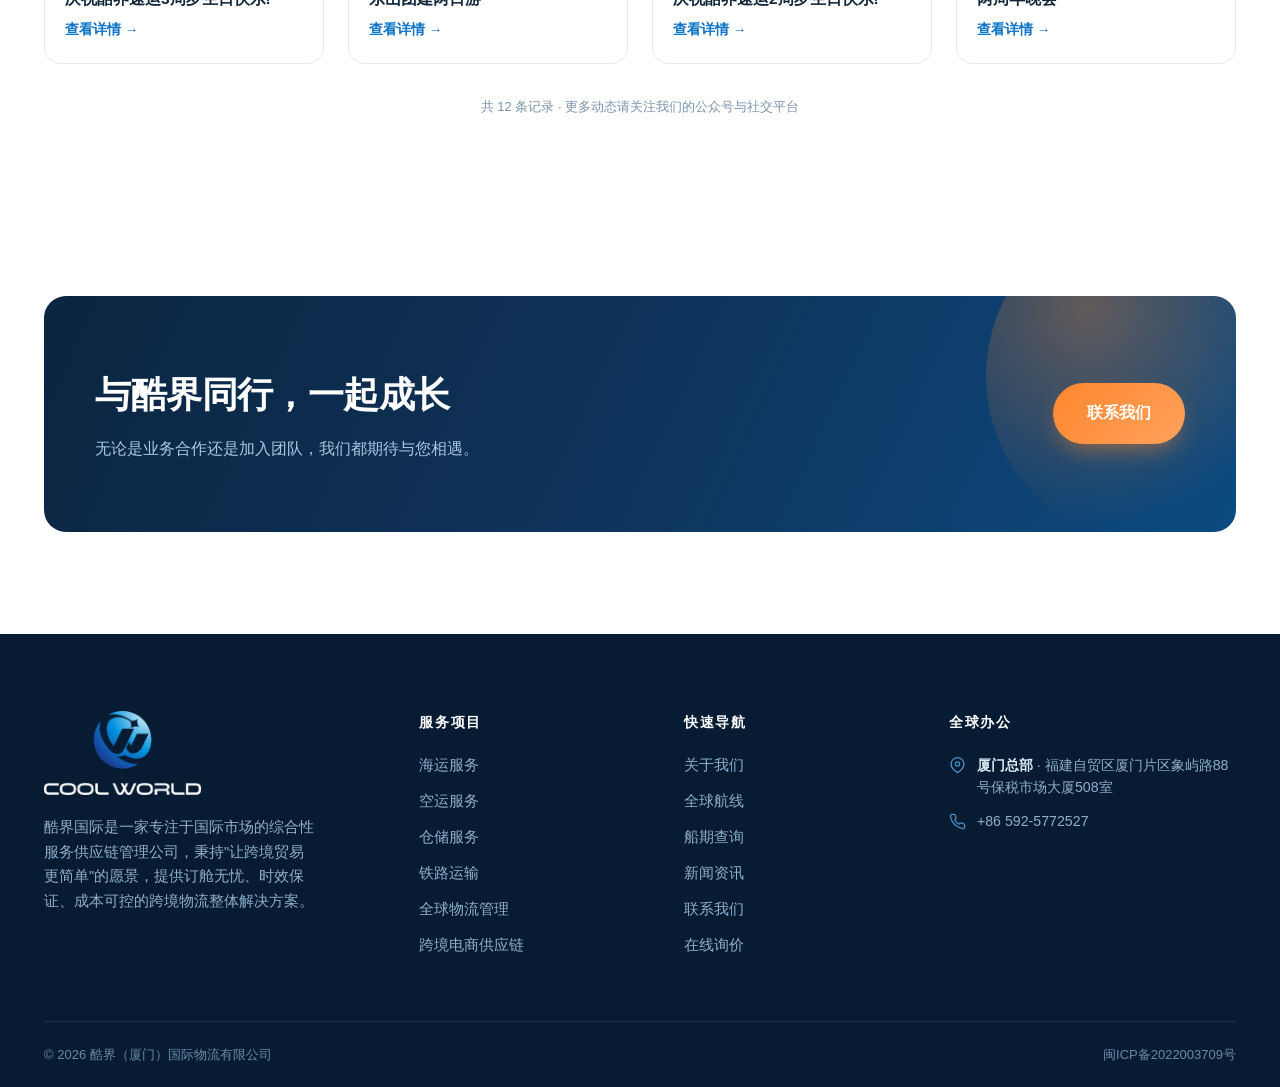
<file: news.html>
<!DOCTYPE html>
<html lang="zh-CN" data-lang="zh">
<head>
<meta charset="UTF-8">
<meta name="viewport" content="width=device-width, initial-scale=1">
<title>公司活动 | Company Activities — 酷界国际 Cool World International</title>
<meta name="description" content="酷界国际最新动态：团建活动、企业庆祝、行业交流与 JCTRANS 企业家俱乐部等新闻资讯。">
<link rel="icon" type="image/png" href="assets/img/logo-mark.png">
<link rel="stylesheet" href="assets/css/style.css">
</head>
<body>

<div class="topbar">
  <div class="wrap">
    <div class="topbar__group">
      <span data-zh><b>中国 MOC</b> 与 <b>美国 FMC</b> 注册无船承运人</span>
      <span data-en>Licensed NVOCC — China <b>MOC</b> &amp; US <b>FMC</b> registered</span>
      <span data-vi>Nhà vận chuyển không tàu (NVOCC) — được đăng ký tại <b>MOC</b> Trung Quốc &amp; <b>FMC</b> Mỹ</span>
    </div>
    <div class="topbar__group topbar__group--right">
      <a href="tel:+865925772527">☎ +86 592-5772527</a>
      <a href="contact.html" data-zh>全球 5 地办公网络</a>
      <a href="contact.html" data-en>5 Offices Worldwide</a>
      <a href="contact.html" data-vi>5 văn phòng trên toàn cầu</a>
    </div>
  </div>
</div>

<header class="header">
  <div class="wrap">
    <a class="logo" href="index.html" aria-label="Cool World International"><img src="assets/img/logo-vertical.png" alt="Cool World International"></a>
    <nav class="nav" aria-label="主导航">
      <a href="index.html" data-zh>首页</a><a href="index.html" data-en>Home</a><a href="index.html" data-vi>Trang chủ</a>
      <a href="about.html" data-zh>关于我们</a><a href="about.html" data-en>About</a><a href="about.html" data-vi>Giới thiệu</a>
      <a href="services.html" data-zh>服务项目</a><a href="services.html" data-en>Services</a><a href="services.html" data-vi>Dịch vụ</a>
      <a href="routes.html" data-zh>全球航线</a><a href="routes.html" data-en>Routes</a><a href="routes.html" data-vi>Tuyến đường</a>
  <a href="schedule.html" data-zh>船期查询</a><a href="schedule.html" data-en>Schedules</a><a href="schedule.html" data-vi>Lịch tàu</a>
      <div class="nav-drop">
        <span class="nav__item--nolink is-active" data-zh>新闻资讯</span><span class="nav__item--nolink is-active" data-en>News</span><span class="nav__item--nolink is-active" data-vi>Tin tức</span>
        <div class="nav-drop__menu">
          <a href="company-news.html" data-zh>企业动态</a><a href="company-news.html" data-en>Company News</a><a href="company-news.html" data-vi>Tin tức doanh nghiệp</a>
          <a href="news.html" data-zh>公司活动</a><a href="news.html" data-en>Company Activities</a><a href="news.html" data-vi>Hoạt động công ty</a>
          <a href="industry.html" data-zh>行业资讯</a><a href="industry.html" data-en>Industry News</a><a href="industry.html" data-vi>Tin tức ngành</a>
        </div>
      </div>
      <a href="contact.html" data-zh>联系我们</a><a href="contact.html" data-en>Contact</a><a href="contact.html" data-vi>Liên hệ</a>
    </nav>
    <div class="header__cta">
      <div class="lang" role="group" aria-label="Language">
        <button type="button" data-lang-btn="zh">中文</button>
        <button type="button" data-lang-btn="en">EN</button>
        <button type="button" data-lang-btn="vi">VI</button>
      </div>
      <a class="btn btn--accent" href="contact.html" data-zh>立即询价</a>
      <a class="btn btn--accent" href="contact.html" data-en>Get a Quote</a>
      <a class="btn btn--accent" href="contact.html" data-vi>Nhận báo giá</a>
      <button class="burger" aria-label="打开菜单"><svg viewBox="0 0 24 24" fill="none" stroke-width="2" stroke-linecap="round"><path d="M3 6h18M3 12h18M3 18h18"/></svg></button>
    </div>
  </div>
</header>

<div class="mnav">
  <div class="mnav__top">
    <img src="assets/img/logo-vertical-white.png" alt="Cool World" style="height:60px">
    <button class="mnav__close" aria-label="关闭菜单"><svg viewBox="0 0 24 24" fill="none" stroke-width="2" stroke-linecap="round"><path d="M18 6 6 18M6 6l12 12"/></svg></button>
  </div>
  <a href="index.html" data-zh>首页</a><a href="index.html" data-en>Home</a><a href="index.html" data-vi>Trang chủ</a>
  <a href="about.html" data-zh>关于我们</a><a href="about.html" data-en>About Us</a><a href="about.html" data-vi>Giới thiệu</a>
  <a href="services.html" data-zh>服务项目</a><a href="services.html" data-en>Services</a><a href="services.html" data-vi>Dịch vụ</a>
  <a href="routes.html" data-zh>全球航线</a><a href="routes.html" data-en>Routes</a><a href="routes.html" data-vi>Tuyến đường</a>
  <a href="schedule.html" data-zh>船期查询</a><a href="schedule.html" data-en>Schedules</a><a href="schedule.html" data-vi>Lịch tàu</a>
  <span class="nav__item--nolink" data-zh>新闻资讯</span><span class="nav__item--nolink" data-en>News</span><span class="nav__item--nolink" data-vi>Tin tức</span>
  <div class="mnav__sub">
    <a href="company-news.html" data-zh>企业动态</a><a href="company-news.html" data-en>Company News</a><a href="company-news.html" data-vi>Tin tức doanh nghiệp</a>
    <a href="news.html" data-zh>公司活动</a><a href="news.html" data-en>Company Activities</a><a href="news.html" data-vi>Hoạt động công ty</a>
    <a href="industry.html" data-zh>行业资讯</a><a href="industry.html" data-en>Industry News</a><a href="industry.html" data-vi>Tin tức ngành</a>
  </div>
  <a href="contact.html" data-zh>联系我们</a><a href="contact.html" data-en>Contact</a><a href="contact.html" data-vi>Liên hệ</a>
  <div style="margin-top:26px"><div class="lang" style="border-color:rgba(255,255,255,.3);background:transparent">
    <button type="button" data-lang-btn="zh">中文</button>
    <button type="button" data-lang-btn="en">English</button>
    <button type="button" data-lang-btn="vi">Tiếng Việt</button>
  </div></div>
</div>

<section class="pagehero">
  <div class="pagehero__bg"><img src="assets/img/banner-cool.jpg" alt="" fetchpriority="high"></div>
  <div class="wrap">
    <nav class="breadcrumb"><a href="index.html" data-zh>首页</a><a href="index.html" data-en>Home</a><a href="index.html" data-vi>Trang chủ</a><span>/</span><span data-zh>公司活动</span><span data-en>Company Activities</span><span data-vi>Hoạt động công ty</span></nav>
    <h1 class="h1"><span data-zh>公司活动</span><span data-en>Company Activities</span><span data-vi>Hoạt động công ty</span></h1>
    <p class="lead" data-zh>记录酷界国际成长的每一步：团队活动、企业庆典与行业交流。</p>
    <p class="lead" data-en>Every step of Cool World's growth — team events, celebrations and industry exchange.</p>
    <p class="lead" data-vi>Ghi lại từng bước trưởng thành của Cool World International: hoạt động đội ngũ, lễ kỷ niệm doanh nghiệp và giao lưu ngành.</p>
  </div>
</section>

<section class="section">
  <div class="wrap">
    <div class="news-grid" style="grid-template-columns:repeat(4,1fr)">
      <a class="news-card reveal" href="news-detail.html?id=1">
        <div class="news-card__media"><img src="assets/img/news-5y.jpg" alt="酷界五周年团建活动" loading="lazy"></div>
        <div class="news-card__body"><time>2025-09-11</time><h4 data-zh>酷界五周年团建活动</h4><h4 data-en>Cool World 5th Anniversary Team Building</h4><h4 data-vi>Hoạt động xây dựng đội ngũ nhân kỷ niệm 5 năm Cool World</h4><span class="more" data-zh>查看详情 →</span><span class="more" data-en>Read More →</span><span class="more" data-vi>Xem chi tiết →</span></div>
      </a>
      <a class="news-card reveal" data-d="1" href="news-detail.html?id=2">
        <div class="news-card__media"><img src="assets/img/news-women-2025.jpg" alt="酷界国际女神节活动" loading="lazy"></div>
        <div class="news-card__body"><time>2025-03-10</time><h4 data-zh>致身边的每一个"她"—女神节活动</h4><h4 data-en>To Every "Her" Around Us — Women's Day</h4><h4 data-vi>Gửi "Cô ấy" xung quanh chúng ta — Ngày Quốc tế Phụ nữ</h4><span class="more" data-zh>查看详情 →</span><span class="more" data-en>Read More →</span><span class="more" data-vi>Xem chi tiết →</span></div>
      </a>
      <a class="news-card reveal" data-d="2" href="news-detail.html?id=3">
        <div class="news-card__media"><img src="assets/img/news-1.jpg" alt="尾牙晚宴" loading="lazy"></div>
        <div class="news-card__body"><time>2025-01-20</time><h4 data-zh>酷界国际尾牙晚宴:感恩同行，再启征程</h4><h4 data-en>Annual Dinner: Grateful for the Journey, On to the Next</h4><h4 data-vi>Tiệc cuối năm Cool World International: Tri ân đồng hành, khởi đầu hành trình mới</h4><span class="more" data-zh>查看详情 →</span><span class="more" data-en>Read More →</span><span class="more" data-vi>Xem chi tiết →</span></div>
      </a>
      <a class="news-card reveal" data-d="3" href="news-detail.html?id=4">
        <div class="news-card__media"><img src="assets/img/news-newyear.png" alt="跨年盛宴元旦狂欢" loading="lazy"></div>
        <div class="news-card__body"><time>2025-01-02</time><h4 data-zh>跨年盛宴,元旦狂欢party</h4><h4 data-en>New Year Feast &amp; Party</h4><h4 data-vi>Tiệc cuối năm và tiệc mừng năm mới</h4><span class="more" data-zh>查看详情 →</span><span class="more" data-en>Read More →</span><span class="more" data-vi>Xem chi tiết →</span></div>
      </a>
      <a class="news-card reveal" href="news-detail.html?id=5">
        <div class="news-card__media"><img src="assets/img/news-3.jpg" alt="圣诞庆祝活动" loading="lazy"></div>
        <div class="news-card__body"><time>2024-12-26</time><h4 data-zh>酷界国际举办圣诞庆祝活动，共享节日温情</h4><h4 data-en>Christmas Celebration at Cool World</h4><h4 data-vi>Cool World International tổ chức lễ kỷ niệm Giáng sinh, chia sẻ sự ấm áp ngày lễ</h4><span class="more" data-zh>查看详情 →</span><span class="more" data-en>Read More →</span><span class="more" data-vi>Xem chi tiết →</span></div>
      </a>
      <a class="news-card reveal" data-d="1" href="news-detail.html?id=6">
        <div class="news-card__media"><img src="assets/img/news-4.jpg" alt="JCTRANS 企业家俱乐部" loading="lazy"></div>
        <div class="news-card__body"><time>2024-08-10</time><h4 data-zh>JCTRANS 企业家俱乐部厦门口岸正式成立</h4><h4 data-en>JCTRANS Entrepreneurs Club Launched in Xiamen</h4><h4 data-vi>Câu lạc bộ Doanh nhân JCTRANS chính thức thành lập tại cửa khẩu Cửa Môn</h4><span class="more" data-zh>查看详情 →</span><span class="more" data-en>Read More →</span><span class="more" data-vi>Xem chi tiết →</span></div>
      </a>
      <a class="news-card reveal" data-d="2" href="news-detail.html?id=7">
        <div class="news-card__media"><img src="assets/img/news-5.jpg" alt="四周年生日" loading="lazy"></div>
        <div class="news-card__body"><time>2024-04-02</time><h4 data-zh>庆祝酷界国际4周岁生日快乐!</h4><h4 data-en>Happy 4th Anniversary, Cool World!</h4><h4 data-vi>Chúc mừng sinh nhật lần thứ 4 của Cool World International!</h4><span class="more" data-zh>查看详情 →</span><span class="more" data-en>Read More →</span><span class="more" data-vi>Xem chi tiết →</span></div>
      </a>
      <a class="news-card reveal" data-d="3" href="news-detail.html?id=8">
        <div class="news-card__media"><img src="assets/img/news-women.jpg" alt="妇女节" loading="lazy"></div>
        <div class="news-card__body"><time>2024-03-09</time><h4 data-zh>致身边的每一个"她"</h4><h4 data-en>To Every "Her" Around Us</h4><h4 data-vi>Gửi "Cô ấy" xung quanh chúng ta</h4><span class="more" data-zh>查看详情 →</span><span class="more" data-en>Read More →</span><span class="more" data-vi>Xem chi tiết →</span></div>
      </a>
      <a class="news-card reveal" href="news-detail.html?id=9">
        <div class="news-card__media"><img src="assets/img/news-3y.jpg" alt="三周年活动" loading="lazy"></div>
        <div class="news-card__body"><time>2023-04-02</time><h4 data-zh>庆祝酷界速运3周岁生日快乐!</h4><h4 data-en>Happy 3rd Anniversary, Cool World Express!</h4><h4 data-vi>Chúc mừng sinh nhật lần thứ 3 của Cool World Express!</h4><span class="more" data-zh>查看详情 →</span><span class="more" data-en>Read More →</span><span class="more" data-vi>Xem chi tiết →</span></div>
      </a>
      <a class="news-card reveal" data-d="1" href="news-detail.html?id=10">
        <div class="news-card__media"><img src="assets/img/news-dongshan.jpg" alt="东山团建" loading="lazy"></div>
        <div class="news-card__body"><time>2022-07-18</time><h4 data-zh>东山团建两日游</h4><h4 data-en>Dongshan Two-day Team Trip</h4><h4 data-vi>Chuyến đi xây dựng đội ngũ 2 ngày tại Đông Sơn</h4><span class="more" data-zh>查看详情 →</span><span class="more" data-en>Read More →</span><span class="more" data-vi>Xem chi tiết →</span></div>
      </a>
      <a class="news-card reveal" data-d="2" href="news-detail.html?id=11">
        <div class="news-card__media"><img src="assets/img/news-7.jpg" alt="两周年晚会" loading="lazy"></div>
        <div class="news-card__body"><time>2022-04-02</time><h4 data-zh>庆祝酷界速运2周岁生日快乐!</h4><h4 data-en>Happy 2nd Anniversary, Cool World Express!</h4><h4 data-vi>Chúc mừng sinh nhật lần thứ 2 của Cool World Express!</h4><span class="more" data-zh>查看详情 →</span><span class="more" data-en>Read More →</span><span class="more" data-vi>Xem chi tiết →</span></div>
      </a>
      <a class="news-card reveal" data-d="3" href="news-detail.html?id=12">
        <div class="news-card__media"><img src="assets/img/news-8.jpg" alt="两周年晚会" loading="lazy"></div>
        <div class="news-card__body"><time>2022</time><h4 data-zh>两周年晚会</h4><h4 data-en>2nd Anniversary Gala</h4><h4 data-vi>Đêm kỷ niệm 2 năm thành lập</h4><span class="more" data-zh>查看详情 →</span><span class="more" data-en>Read More →</span><span class="more" data-vi>Xem chi tiết →</span></div>
      </a>
    </div>
    <p class="note center mt-32" data-zh>共 12 条记录 · 更多动态请关注我们的公众号与社交平台</p>
    <p class="note center mt-32" data-en>12 posts · Follow our WeChat and social channels for more</p>
    <p class="note center mt-32" data-vi>Tổng cộng 12 bài viết · Vui lòng theo dõi kênh WeChat và mạng xã hội của chúng tôi để biết thêm</p>
  </div>
</section>

<section class="section--tight" style="padding-bottom:clamp(64px,8vw,110px)">
  <div class="wrap">
    <div class="cta-band reveal">
      <div>
        <h2 data-zh>与酷界同行，一起成长</h2>
        <h2 data-en>Grow together with Cool World</h2>
        <h2 data-vi>Đồng hành cùng Cool World, cùng nhau phát triển</h2>
        <p data-zh>无论是业务合作还是加入团队，我们都期待与您相遇。</p>
        <p data-en>Whether it's a business partnership or joining our team — we'd love to meet you.</p>
        <p data-vi>Cho dù là hợp tác kinh doanh hay gia nhập đội ngũ, chúng tôi đều mong được gặp bạn.</p>
      </div>
      <div class="cta-band__btns">
        <a class="btn btn--accent btn--lg" href="contact.html" data-zh>联系我们</a>
        <a class="btn btn--accent btn--lg" href="contact.html" data-en>Contact Us</a>
        <a class="btn btn--accent btn--lg" href="contact.html" data-vi>Liên hệ</a>
      </div>
    </div>
  </div>
</section>

<footer class="footer">
  <div class="wrap">
    <div class="footer__grid">
      <div class="footer__about">
        <img src="assets/img/logo-vertical-white.png" alt="Cool World International">
        <p data-zh>酷界国际是一家专注于国际市场的综合性服务供应链管理公司，秉持"让跨境贸易更简单"的愿景，提供订舱无忧、时效保证、成本可控的跨境物流整体解决方案。</p>
        <p data-en>Cool World International is a comprehensive supply chain management company focused on international markets, delivering worry-free booking, guaranteed transit times and cost-controlled cross-border logistics.</p>
        <p data-vi>Cool World International là công ty quản lý chuỗi cung ứng dịch vụ tổng hợp tập trung vào thị trường quốc tế, với tầm nhìn "Đẩy mạnh thương mại xuyên biên giới dễ dàng hơn", cung cấp giải pháp logistics xuyên biên giới tổng thể với đặt chỗ không lo lắng, thời gian vận chuyển đảm bảo và chi phí kiểm soát được.</p>
      </div>
      <div>
        <h4 data-zh>服务项目</h4><h4 data-en>Services</h4><h4 data-vi>Dịch vụ</h4>
        <ul>
          <li><a href="services.html#ocean" data-zh>海运服务</a><a href="services.html#ocean" data-en>Ocean Freight</a><a href="services.html#ocean" data-vi>Vận chuyển đường biển</a></li>
          <li><a href="services.html#air" data-zh>空运服务</a><a href="services.html#air" data-en>Air Freight</a><a href="services.html#air" data-vi>Vận chuyển đường không</a></li>
          <li><a href="services.html#warehousing" data-zh>仓储服务</a><a href="services.html#warehousing" data-en>Warehousing</a><a href="services.html#warehousing" data-vi>Dịch vụ kho bãi</a></li>
          <li><a href="services.html#railway" data-zh>铁路运输</a><a href="services.html#railway" data-en>Railway Freight</a><a href="services.html#railway" data-vi>Vận chuyển đường sắt</a></li>
          <li><a href="services.html#logistics" data-zh>全球物流管理</a><a href="services.html#logistics" data-en>Logistics Management</a><a href="services.html#logistics" data-vi>Quản lý logistics toàn cầu</a></li>
          <li><a href="services.html#ecommerce" data-zh>跨境电商供应链</a><a href="services.html#ecommerce" data-en>E-commerce Supply Chain</a><a href="services.html#ecommerce" data-vi>Chuỗi cung ứng thương mại điện tử xuyên biên giới</a></li>
        </ul>
      </div>
      <div>
        <h4 data-zh>快速导航</h4><h4 data-en>Quick Links</h4><h4 data-vi>Liên kết nhanh</h4>
        <ul>
          <li><a href="about.html" data-zh>关于我们</a><a href="about.html" data-en>About Us</a><a href="about.html" data-vi>Giới thiệu</a></li>
          <li><a href="routes.html" data-zh>全球航线</a><a href="routes.html" data-en>Global Routes</a><a href="routes.html" data-vi>Tuyến đường toàn cầu</a></li>
          <li><a href="schedule.html" data-zh>船期查询</a><a href="schedule.html" data-en>Schedules</a><a href="schedule.html" data-vi>Lịch tàu</a></li>
          <li><a href="news.html" data-zh>新闻资讯</a><a href="news.html" data-en>News</a><a href="news.html" data-vi>Tin tức</a></li>
          <li><a href="contact.html" data-zh>联系我们</a><a href="contact.html" data-en>Contact</a><a href="contact.html" data-vi>Liên hệ</a></li>
          <li><a href="contact.html#quote" data-zh>在线询价</a><a href="contact.html#quote" data-en>Get a Quote</a><a href="contact.html#quote" data-vi>Nhận báo giá</a></li>
        </ul>
      </div>
      <div>
        <h4 data-zh>全球办公</h4><h4 data-en>Global Offices</h4><h4 data-vi>Văn phòng toàn cầu</h4>
        <ul>
          <li class="office__row"><svg viewBox="0 0 24 24" fill="none" stroke="currentColor" stroke-width="1.8" stroke-linecap="round"><path d="M21 10c0 7-9 12-9 12S3 17 3 10a9 9 0 0 1 18 0z"/><circle cx="12" cy="10" r="3"/></svg>
            <span data-zh><b style="color:#DCEAF6">厦门总部</b> · 福建自贸区厦门片区象屿路88号保税市场大厦508室</span>
            <span data-en><b style="color:#DCEAF6">Xiamen HQ</b> · Room 508, Bonded Market Tower, No.88 Xiangyu Rd, FTZ Xiamen</span>
            <span data-vi><b style="color:#DCEAF6">Trụ sở Cửa Môn</b> · Phòng 508, Tòa nhà Thị trường Thuế kho, Số 88 Đường Tượng Vũ, Khu FTZ Cửa Môn, Phúc Kiến</span></li>
          <li class="office__row"><svg viewBox="0 0 24 24" fill="none" stroke="currentColor" stroke-width="1.8" stroke-linecap="round"><path d="M22 16.9v3a2 2 0 0 1-2.2 2 19.8 19.8 0 0 1-8.6-3.1 19.5 19.5 0 0 1-6-6A19.8 19.8 0 0 1 2.1 4.2 2 2 0 0 1 4.1 2h3a2 2 0 0 1 2 1.7c.1 1 .4 2 .7 2.9a2 2 0 0 1-.5 2.1L8.1 9.9a16 16 0 0 0 6 6l1.2-1.2a2 2 0 0 1 2.1-.5c.9.3 1.9.6 2.9.7a2 2 0 0 1 1.7 2z"/></svg>
            <a href="tel:+865925772527">+86 592-5772527</a></li>
        </ul>
      </div>
    </div>
    <div class="footer__bottom">
      <span>© <span data-year>2026</span> <span data-zh>酷界（厦门）国际物流有限公司</span><span data-en>Cool World (Xiamen) International Logistics Co., Ltd.</span><span data-vi>Công ty TNHH Logistics Quốc tế Cool World (Cửa Môn)</span></span>
      <span><a href="https://beian.miit.gov.cn/" target="_blank" rel="noopener">闽ICP备2022003709号</a></span>
    </div>
  </div>
</footer>

<script src="assets/js/main.js"></script>
</body>
</html>
</file>
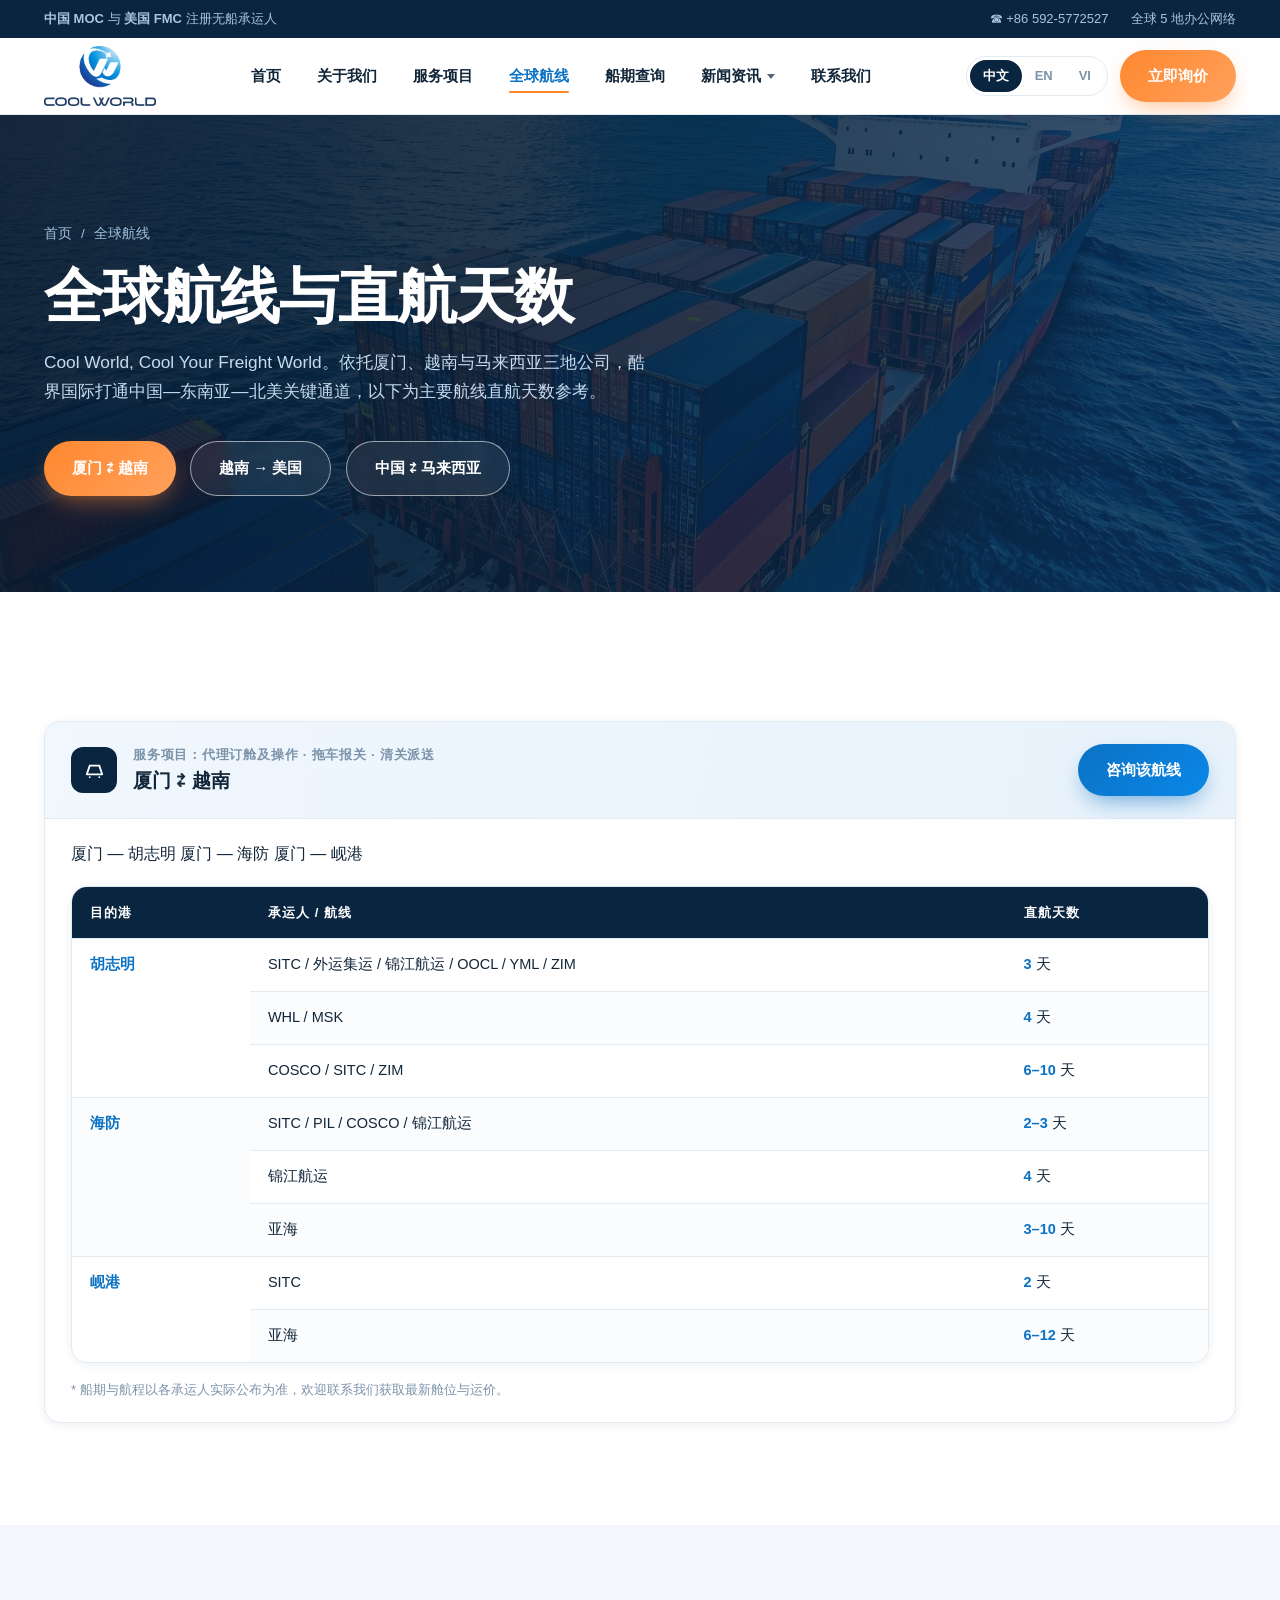
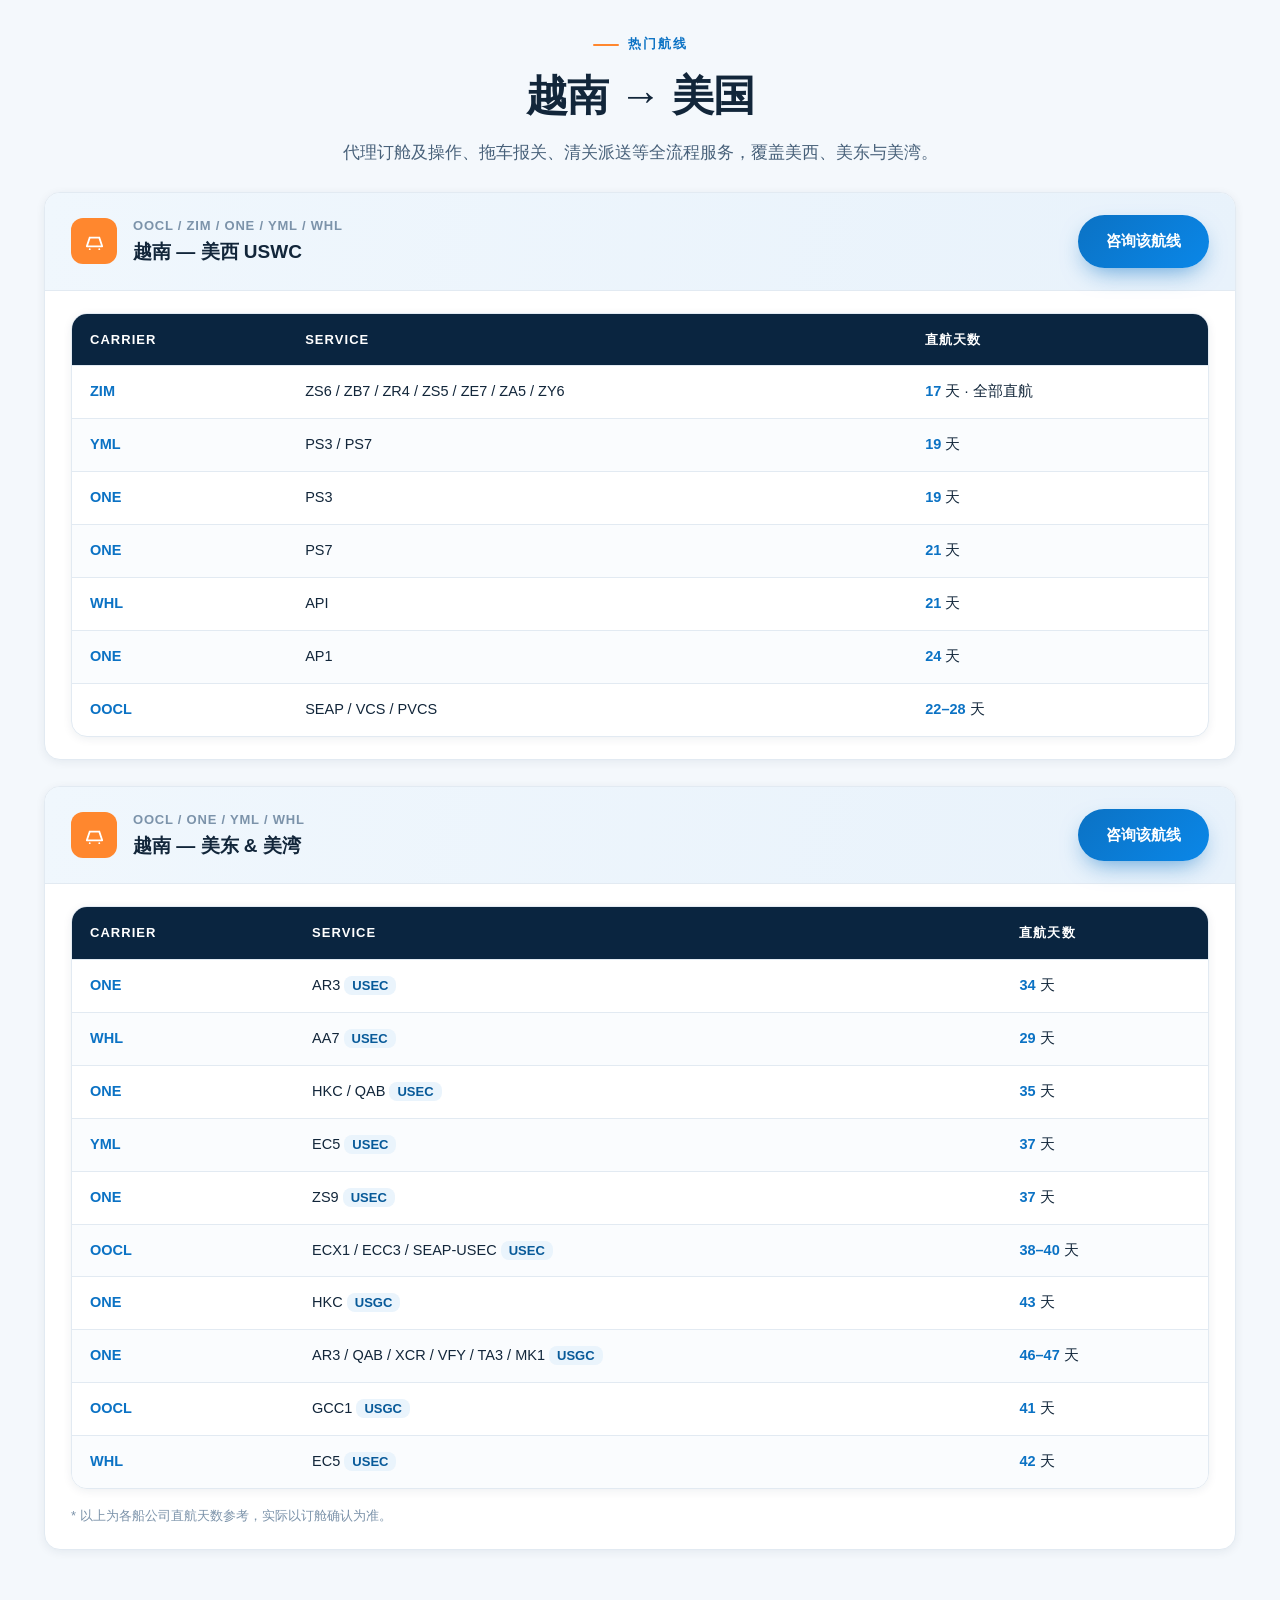
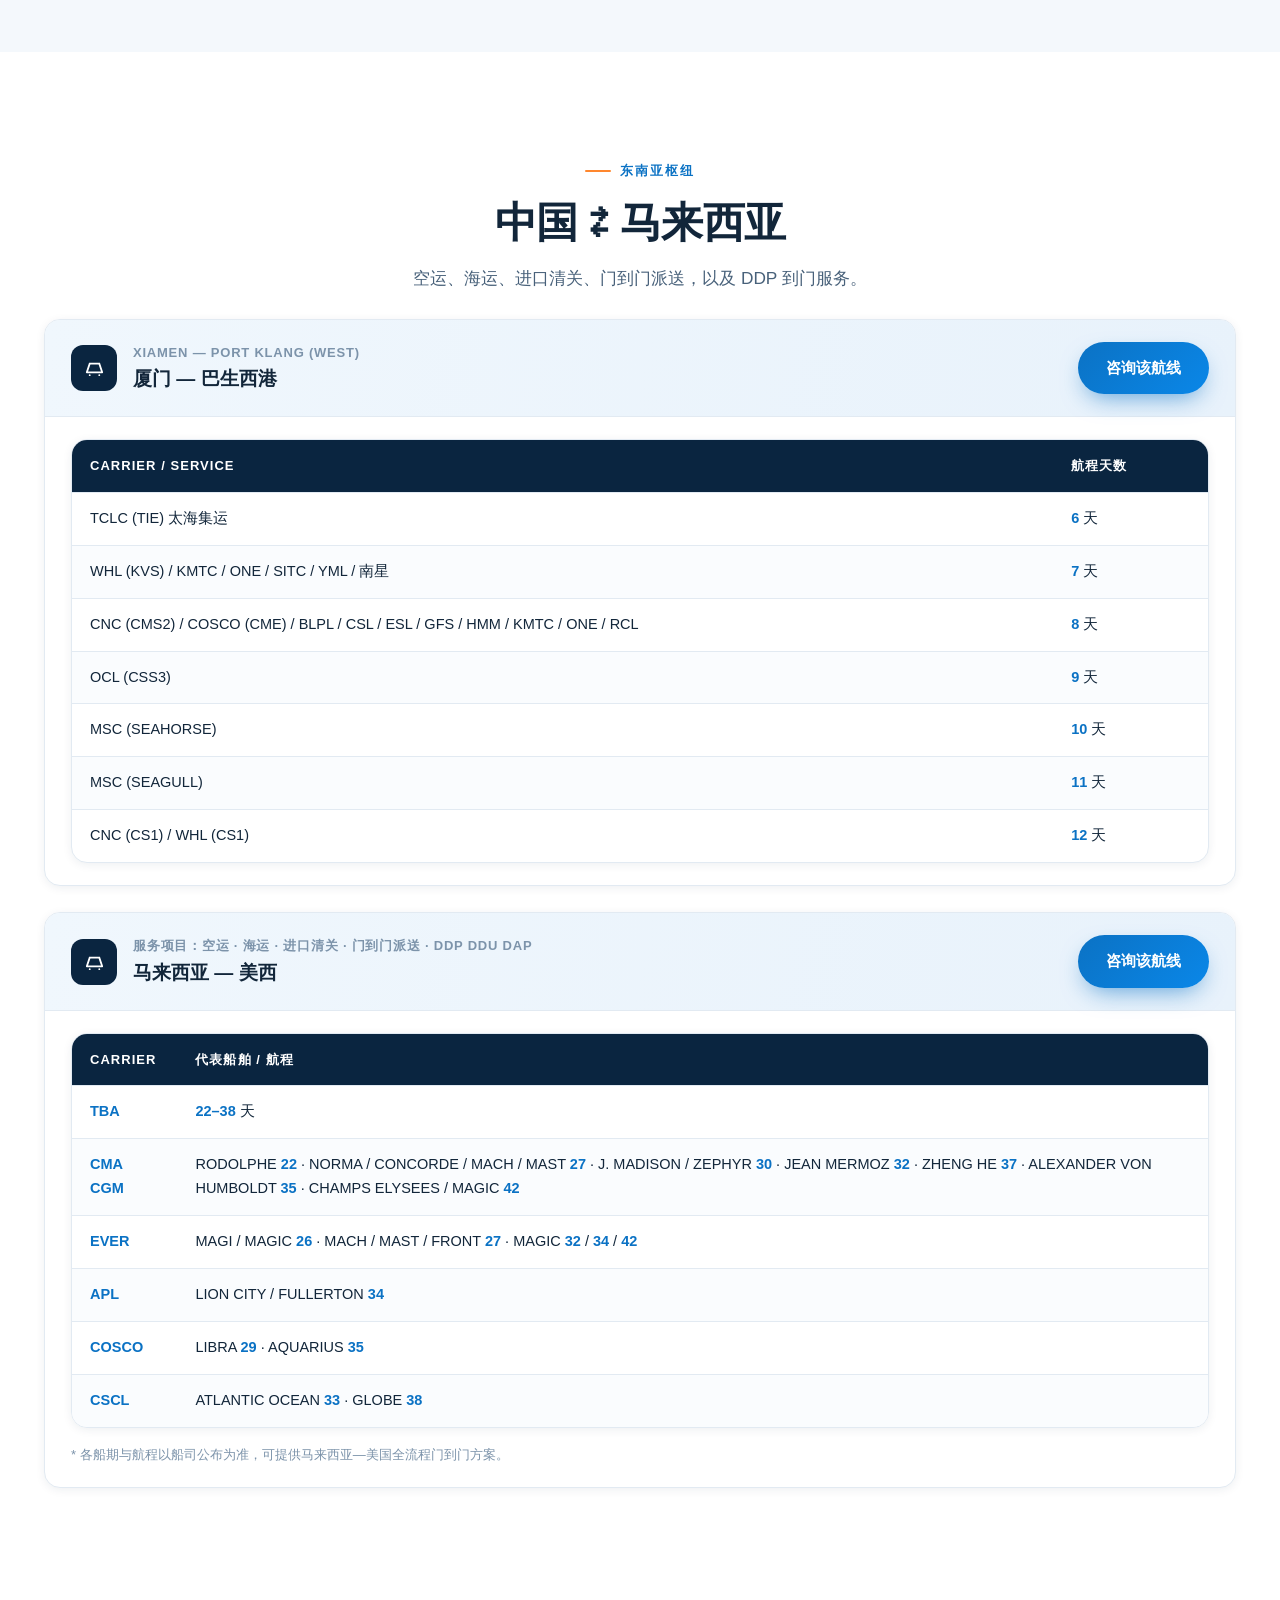
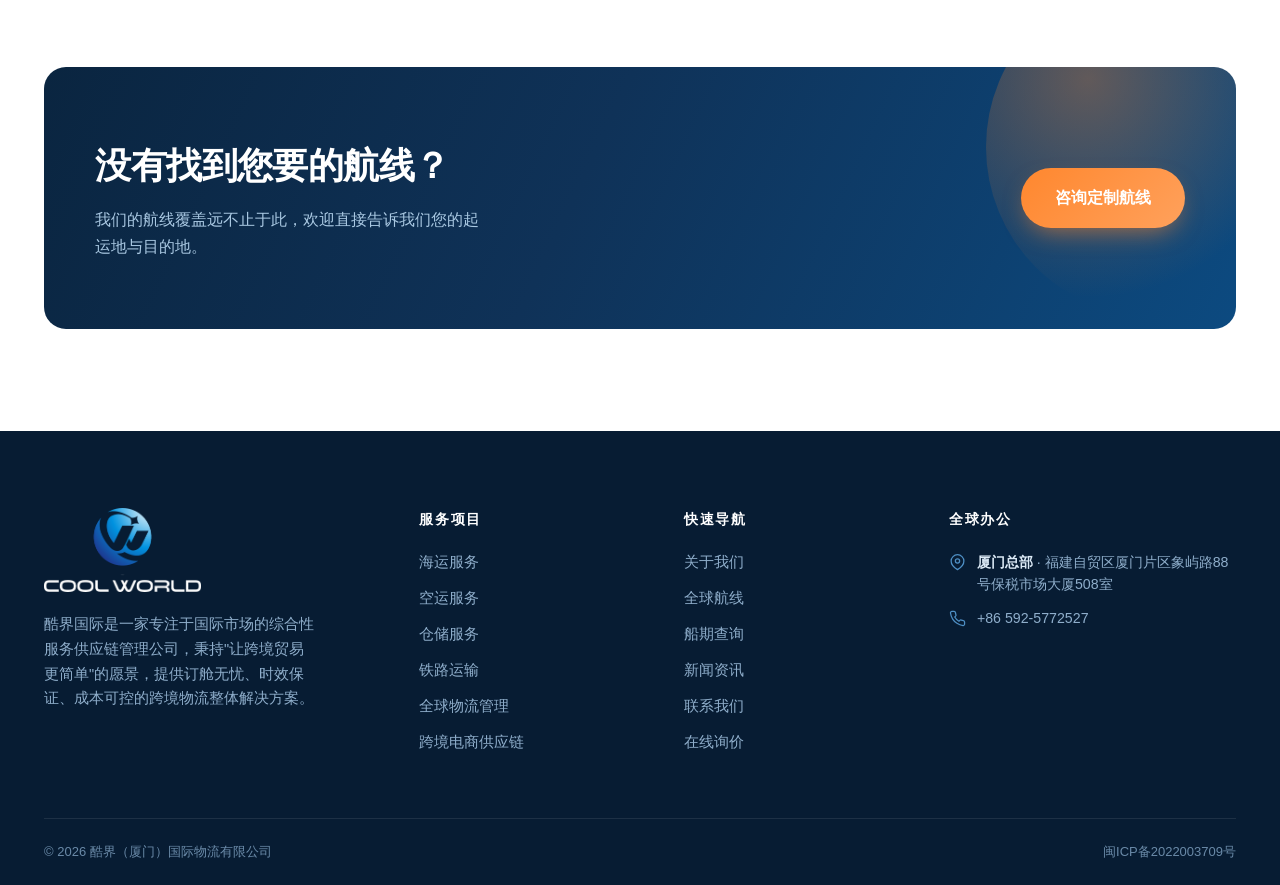
<file: routes.html>
<!DOCTYPE html>
<html lang="zh-CN" data-lang="zh">
<head>
<meta charset="UTF-8">
<meta name="viewport" content="width=device-width, initial-scale=1">
<title>全球航线 — 酷界国际 Cool World International</title>
<meta name="description" content="酷界国际热门航线与直航天数：厦门⇄越南、越南→美国、中国⇄马来西亚、马来西亚→美国。">
<link rel="icon" type="image/png" href="assets/img/logo-mark.png">
<link rel="stylesheet" href="assets/css/style.css">
</head>
<body>

<div class="topbar">
  <div class="wrap">
    <div class="topbar__group">
      <span data-zh><b>中国 MOC</b> 与 <b>美国 FMC</b> 注册无船承运人</span>
      <span data-en>Licensed NVOCC — China <b>MOC</b> &amp; US <b>FMC</b> registered</span>
      <span data-vi>Người vận chuyển không tàu (NVOCC) được đăng ký tại <b>MOC</b> Trung Quốc &amp; <b>FMC</b> Mỹ</span>
    </div>
    <div class="topbar__group topbar__group--right">
      <a href="tel:+865925772527">☎ +86 592-5772527</a>
      <a href="contact.html" data-zh>全球 5 地办公网络</a>
      <a href="contact.html" data-en>5 Offices Worldwide</a>
      <a href="contact.html" data-vi>5 văn phòng trên toàn cầu</a>
    </div>
  </div>
</div>

<header class="header">
  <div class="wrap">
    <a class="logo" href="index.html" aria-label="Cool World International"><img src="assets/img/logo-vertical.png" alt="Cool World International"></a>
    <nav class="nav" aria-label="主导航">
      <a href="index.html" data-zh>首页</a><a href="index.html" data-en>Home</a><a href="index.html" data-vi>Trang chủ</a>
      <a href="about.html" data-zh>关于我们</a><a href="about.html" data-en>About</a><a href="about.html" data-vi>Giới thiệu</a>
      <a href="services.html" data-zh>服务项目</a><a href="services.html" data-en>Services</a><a href="services.html" data-vi>Dịch vụ</a>
      <a href="routes.html" class="is-active" data-zh>全球航线</a><a href="routes.html" class="is-active" data-en>Routes</a><a href="routes.html" class="is-active" data-vi>Tuyến đường</a>
  <a href="schedule.html" data-zh>船期查询</a><a href="schedule.html" data-en>Schedules</a><a href="schedule.html" data-vi>Lịch tàu</a>
      <div class="nav-drop">
        <span class="nav__item--nolink" data-zh>新闻资讯</span><span class="nav__item--nolink" data-en>News</span><span class="nav__item--nolink" data-vi>Tin tức</span>
        <div class="nav-drop__menu">
          <a href="company-news.html" data-zh>企业动态</a><a href="company-news.html" data-en>Company News</a><a href="company-news.html" data-vi>Tin tức doanh nghiệp</a>
          <a href="news.html" data-zh>公司活动</a><a href="news.html" data-en>Company Activities</a><a href="news.html" data-vi>Hoạt động công ty</a>
          <a href="industry.html" data-zh>行业资讯</a><a href="industry.html" data-en>Industry News</a><a href="industry.html" data-vi>Tin tức ngành</a>
        </div>
      </div>
      <a href="contact.html" data-zh>联系我们</a><a href="contact.html" data-en>Contact</a><a href="contact.html" data-vi>Liên hệ</a>
    </nav>
    <div class="header__cta">
      <div class="lang" role="group" aria-label="Language">
        <button type="button" data-lang-btn="zh">中文</button>
        <button type="button" data-lang-btn="en">EN</button>
        <button type="button" data-lang-btn="vi">VI</button>
      </div>
      <a class="btn btn--accent" href="contact.html" data-zh>立即询价</a>
      <a class="btn btn--accent" href="contact.html" data-en>Get a Quote</a>
      <a class="btn btn--accent" href="contact.html" data-vi>Nhận báo giá</a>
      <button class="burger" aria-label="打开菜单"><svg viewBox="0 0 24 24" fill="none" stroke-width="2" stroke-linecap="round"><path d="M3 6h18M3 12h18M3 18h18"/></svg></button>
    </div>
  </div>
</header>

<div class="mnav">
  <div class="mnav__top">
    <img src="assets/img/logo-vertical-white.png" alt="Cool World" style="height:60px">
    <button class="mnav__close" aria-label="关闭菜单"><svg viewBox="0 0 24 24" fill="none" stroke-width="2" stroke-linecap="round"><path d="M18 6 6 18M6 6l12 12"/></svg></button>
  </div>
  <a href="index.html" data-zh>首页</a><a href="index.html" data-en>Home</a><a href="index.html" data-vi>Trang chủ</a>
  <a href="about.html" data-zh>关于我们</a><a href="about.html" data-en>About Us</a><a href="about.html" data-vi>Giới thiệu</a>
  <a href="services.html" data-zh>服务项目</a><a href="services.html" data-en>Services</a><a href="services.html" data-vi>Dịch vụ</a>
  <a href="routes.html" data-zh>全球航线</a><a href="routes.html" data-en>Routes</a><a href="routes.html" data-vi>Tuyến đường</a>
  <a href="schedule.html" data-zh>船期查询</a><a href="schedule.html" data-en>Schedules</a><a href="schedule.html" data-vi>Lịch tàu</a>
  <span class="nav__item--nolink" data-zh>新闻资讯</span><span class="nav__item--nolink" data-en>News</span><span class="nav__item--nolink" data-vi>Tin tức</span>
  <div class="mnav__sub">
    <a href="company-news.html" data-zh>企业动态</a><a href="company-news.html" data-en>Company News</a><a href="company-news.html" data-vi>Tin tức doanh nghiệp</a>
    <a href="news.html" data-zh>公司活动</a><a href="news.html" data-en>Company Activities</a><a href="news.html" data-vi>Hoạt động công ty</a>
    <a href="industry.html" data-zh>行业资讯</a><a href="industry.html" data-en>Industry News</a><a href="industry.html" data-vi>Tin tức ngành</a>
  </div>
  <a href="contact.html" data-zh>联系我们</a><a href="contact.html" data-en>Contact</a><a href="contact.html" data-vi>Liên hệ</a>
  <div style="margin-top:26px"><div class="lang" style="border-color:rgba(255,255,255,.3);background:transparent">
    <button type="button" data-lang-btn="zh">中文</button>
    <button type="button" data-lang-btn="en">English</button>
    <button type="button" data-lang-btn="vi">Tiếng Việt</button>
  </div></div>
</div>

<section class="pagehero">
  <div class="pagehero__bg"><img src="assets/img/sea.jpg" alt="" fetchpriority="high"></div>
  <div class="wrap">
    <nav class="breadcrumb"><a href="index.html" data-zh>首页</a><a href="index.html" data-en>Home</a><a href="index.html" data-vi>Trang chủ</a><span>/</span><span data-zh>全球航线</span><span data-en>Routes</span><span data-vi>Tuyến đường</span></nav>
    <h1 class="h1"><span data-zh>全球航线与直航天数</span><span data-en>Global Routes &amp; Transit Times</span><span data-vi>Tuyến đường &amp; Thời gian đi thẳng</span></h1>
    <p class="lead" data-zh>Cool World, Cool Your Freight World。依托厦门、越南与马来西亚三地公司，酷界国际打通中国—东南亚—北美关键通道，以下为主要航线直航天数参考。</p>
    <p class="lead" data-en>"Cool World, Cool Your Freight World." Through our Xiamen, Vietnam and Malaysia offices we open the key corridors between China, Southeast Asia and North America. Below are reference direct transit times on our main lanes.</p>
    <p class="lead" data-vi>Cool World, Cool Your Freight World. Dựa trên các công ty tại Hạ Môn, Việt Nam và Malaysia, Cool World International kết nối các hành lang quan trọng giữa Trung Quốc - Đông Nam Á - Bắc Mỹ. Dưới đây là thời gian đi thẳng tham khảo trên các tuyến chính.</p>
    <div class="hero__cta">
      <a class="btn btn--accent" href="#cn-vn" data-zh>厦门 ⇄ 越南</a><a class="btn btn--accent" href="#cn-vn" data-en>Xiamen ⇄ Vietnam</a><a class="btn btn--accent" href="#cn-vn" data-vi>Hạ Môn ⇄ Việt Nam</a>
      <a class="btn btn--ghost" href="#vn-us" data-zh>越南 → 美国</a><a class="btn btn--ghost" href="#vn-us" data-en>Vietnam → USA</a><a class="btn btn--ghost" href="#vn-us" data-vi>Việt Nam → Mỹ</a>
      <a class="btn btn--ghost" href="#cn-my" data-zh>中国 ⇄ 马来西亚</a><a class="btn btn--ghost" href="#cn-my" data-en>China ⇄ Malaysia</a><a class="btn btn--ghost" href="#cn-my" data-vi>Trung Quốc ⇄ Malaysia</a>
    </div>
  </div>
</section>

<!-- ===== CN ⇄ VN ===== -->
<section class="section" id="cn-vn">
  <div class="wrap">
    <div class="route-block reveal">
      <div class="route-block__head">
        <div class="ico"><svg viewBox="0 0 24 24" fill="none" stroke="currentColor" stroke-width="1.9" stroke-linecap="round"><path d="M4 17l3-9h10l3 9M4 17h16M7 20h.01M17 20h.01"/></svg></div>
        <div>
          <div class="sub" data-zh>服务项目：代理订舱及操作 · 拖车报关 · 清关派送</div>
          <div class="sub" data-en>Services: booking agency &amp; operations · trucking &amp; customs · clearance &amp; delivery</div>
          <div class="sub" data-vi>Dịch vụ: đại lý đặt chỗ &amp; vận hành · vận tải &amp; hải quan · thông quan &amp; giao hàng</div>
          <h3 data-zh>厦门 ⇄ 越南</h3><h3 data-en>Xiamen ⇄ Vietnam</h3><h3 data-vi>Hạ Môn ⇄ Việt Nam</h3>
        </div>
        <a class="btn btn--primary" href="contact.html" data-zh>咨询该航线</a><a class="btn btn--primary" href="contact.html" data-en>Enquire</a><a class="btn btn--primary" href="contact.html" data-vi>Tư vấn tuyến này</a>
      </div>
      <div class="route-block__body">
        <div class="lanes" style="margin-bottom:18px">
          <span class="tag" data-zh>厦门 — 胡志明</span><span class="tag" data-en>Xiamen — Ho Chi Minh</span><span class="tag" data-vi>Hạ Môn — Hồ Chí Minh</span>
          <span class="tag" data-zh>厦门 — 海防</span><span class="tag" data-en>Xiamen — Hai Phong</span><span class="tag" data-vi>Hạ Môn — Hải Phòng</span>
          <span class="tag" data-zh>厦门 — 岘港</span><span class="tag" data-en>Xiamen — Da Nang</span><span class="tag" data-vi>Hạ Môn — Đà Nẵng</span>
        </div>
        <table class="rtab">
          <thead><tr>
            <th data-zh>目的港</th><th data-en>Destination</th><th data-vi>Cảng đích</th>
            <th data-zh>承运人 / 航线</th><th data-en>Carrier / Service</th><th data-vi>Người vận chuyển / Tuyến</th>
            <th data-zh>直航天数</th><th data-en>Direct Transit</th><th data-vi>Thời gian đi thẳng</th>
          </tr></thead>
          <tbody>
            <tr><td rowspan="3"><b data-zh>胡志明</b><b data-en>Ho Chi Minh</b><b data-vi>Hồ Chí Minh</b></td>
              <td>SITC / 外运集运 / 锦江航运 / OOCL / YML / ZIM</td><td><b>3</b> <span data-zh>天</span><span data-en>days</span><span data-vi>ngày</span></td></tr>
            <tr><td>WHL / MSK</td><td><b>4</b> <span data-zh>天</span><span data-en>days</span><span data-vi>ngày</span></td></tr>
            <tr><td>COSCO / SITC / ZIM</td><td><b>6–10</b> <span data-zh>天</span><span data-en>days</span><span data-vi>ngày</span></td></tr>
            <tr><td rowspan="3"><b data-zh>海防</b><b data-en>Hai Phong</b><b data-vi>Hải Phòng</b></td>
              <td>SITC / PIL / COSCO / 锦江航运</td><td><b>2–3</b> <span data-zh>天</span><span data-en>days</span><span data-vi>ngày</span></td></tr>
            <tr><td>锦江航运</td><td><b>4</b> <span data-zh>天</span><span data-en>days</span><span data-vi>ngày</span></td></tr>
            <tr><td>亚海</td><td><b>3–10</b> <span data-zh>天</span><span data-en>days</span><span data-vi>ngày</span></td></tr>
            <tr><td rowspan="2"><b data-zh>岘港</b><b data-en>Da Nang</b><b data-vi>Đà Nẵng</b></td>
              <td>SITC</td><td><b>2</b> <span data-zh>天</span><span data-en>days</span><span data-vi>ngày</span></td></tr>
            <tr><td>亚海</td><td><b>6–12</b> <span data-zh>天</span><span data-en>days</span><span data-vi>ngày</span></td></tr>
          </tbody>
        </table>
        <p class="note mt-16" data-zh>* 船期与航程以各承运人实际公布为准，欢迎联系我们获取最新舱位与运价。</p>
        <p class="note mt-16" data-en>* Schedules and transit times are subject to carriers' published schedules. Contact us for the latest space and rates.</p>
        <p class="note mt-16" data-vi>* Lịch tàu và thời gian vận chuyển tùy theo lịch công bố của từng nhà vận chuyển. Vui lòng liên hệ chúng tôi để biết chỗ và giá cước mới nhất.</p>
      </div>
    </div>
  </div>
</section>

<!-- ===== VN → US ===== -->
<section class="section section--mist" id="vn-us">
  <div class="wrap">
    <div class="center reveal" style="margin-bottom:8px">
      <span class="eyebrow"><span data-zh>热门航线</span><span data-en>Hot Lane</span><span data-vi>Tuyến phổ biến</span></span>
      <h2 class="h2"><span data-zh>越南 → 美国</span><span data-en>Vietnam → United States</span><span data-vi>Việt Nam → Hoa Kỳ</span></h2>
      <p class="lead mt-16" data-zh>代理订舱及操作、拖车报关、清关派送等全流程服务，覆盖美西、美东与美湾。</p>
      <p class="lead mt-16" data-en>Full-service booking agency, operations, trucking, customs and clearance delivery across USWC, USEC and the US Gulf.</p>
      <p class="lead mt-16" data-vi>Dịch vụ toàn trình: đại lý đặt chỗ &amp; vận hành, vận tải &amp; hải quan, thông quan &amp; giao hàng, phủ phủ duyên hải phía tây, phía đông và vịnh Mỹ.</p>
    </div>

    <div class="route-block reveal">
      <div class="route-block__head">
        <div class="ico" style="background:var(--orange)"><svg viewBox="0 0 24 24" fill="none" stroke="currentColor" stroke-width="1.9" stroke-linecap="round"><path d="M4 17l3-9h10l3 9M4 17h16M7 20h.01M17 20h.01"/></svg></div>
        <div>
          <div class="sub">OOCL / ZIM / ONE / YML / WHL</div>
          <h3 data-zh>越南 — 美西 USWC</h3><h3 data-en>Vietnam — US West Coast</h3><h3 data-vi>Việt Nam — duyên hải phía tây Mỹ (USWC)</h3>
        </div>
        <a class="btn btn--primary" href="contact.html" data-zh>咨询该航线</a><a class="btn btn--primary" href="contact.html" data-en>Enquire</a><a class="btn btn--primary" href="contact.html" data-vi>Tư vấn tuyến này</a>
      </div>
      <div class="route-block__body">
        <table class="rtab">
          <thead><tr><th>Carrier</th><th>Service</th><th data-zh>直航天数</th><th data-en>Direct Transit</th><th data-vi>Thời gian đi thẳng</th></tr></thead>
          <tbody>
            <tr><td><b>ZIM</b></td><td>ZS6 / ZB7 / ZR4 / ZS5 / ZE7 / ZA5 / ZY6</td><td colspan="2"><b>17</b> <span data-zh>天 · 全部直航</span><span data-en>days · all direct</span><span data-vi>ngày · tất cả đi thẳng</span></td></tr>
            <tr><td><b>YML</b></td><td>PS3 / PS7</td><td colspan="2"><b>19</b> <span data-zh>天</span><span data-en>days</span><span data-vi>ngày</span></td></tr>
            <tr><td><b>ONE</b></td><td>PS3</td><td colspan="2"><b>19</b> <span data-zh>天</span><span data-en>days</span><span data-vi>ngày</span></td></tr>
            <tr><td><b>ONE</b></td><td>PS7</td><td colspan="2"><b>21</b> <span data-zh>天</span><span data-en>days</span><span data-vi>ngày</span></td></tr>
            <tr><td><b>WHL</b></td><td>API</td><td colspan="2"><b>21</b> <span data-zh>天</span><span data-en>days</span><span data-vi>ngày</span></td></tr>
            <tr><td><b>ONE</b></td><td>AP1</td><td colspan="2"><b>24</b> <span data-zh>天</span><span data-en>days</span><span data-vi>ngày</span></td></tr>
            <tr><td><b>OOCL</b></td><td>SEAP / VCS / PVCS</td><td colspan="2"><b>22–28</b> <span data-zh>天</span><span data-en>days</span><span data-vi>ngày</span></td></tr>
          </tbody>
        </table>
      </div>
    </div>

    <div class="route-block reveal">
      <div class="route-block__head">
        <div class="ico" style="background:var(--orange)"><svg viewBox="0 0 24 24" fill="none" stroke="currentColor" stroke-width="1.9" stroke-linecap="round"><path d="M4 17l3-9h10l3 9M4 17h16M7 20h.01M17 20h.01"/></svg></div>
        <div>
          <div class="sub">OOCL / ONE / YML / WHL</div>
          <h3 data-zh>越南 — 美东 &amp; 美湾</h3><h3 data-en>Vietnam — US East Coast &amp; Gulf</h3><h3 data-vi>Việt Nam — duyên hải phía đông &amp; vịnh Mỹ</h3>
        </div>
        <a class="btn btn--primary" href="contact.html" data-zh>咨询该航线</a><a class="btn btn--primary" href="contact.html" data-en>Enquire</a><a class="btn btn--primary" href="contact.html" data-vi>Tư vấn tuyến này</a>
      </div>
      <div class="route-block__body">
        <table class="rtab">
          <thead><tr><th>Carrier</th><th>Service</th><th data-zh>直航天数</th><th data-en>Direct Transit</th><th data-vi>Thời gian đi thẳng</th></tr></thead>
          <tbody>
            <tr><td><b>ONE</b></td><td>AR3 <span class="tag" style="padding:2px 8px">USEC</span></td><td colspan="2"><b>34</b> <span data-zh>天</span><span data-en>days</span><span data-vi>ngày</span></td></tr>
            <tr><td><b>WHL</b></td><td>AA7 <span class="tag" style="padding:2px 8px">USEC</span></td><td colspan="2"><b>29</b> <span data-zh>天</span><span data-en>days</span><span data-vi>ngày</span></td></tr>
            <tr><td><b>ONE</b></td><td>HKC / QAB <span class="tag" style="padding:2px 8px">USEC</span></td><td colspan="2"><b>35</b> <span data-zh>天</span><span data-en>days</span><span data-vi>ngày</span></td></tr>
            <tr><td><b>YML</b></td><td>EC5 <span class="tag" style="padding:2px 8px">USEC</span></td><td colspan="2"><b>37</b> <span data-zh>天</span><span data-en>days</span><span data-vi>ngày</span></td></tr>
            <tr><td><b>ONE</b></td><td>ZS9 <span class="tag" style="padding:2px 8px">USEC</span></td><td colspan="2"><b>37</b> <span data-zh>天</span><span data-en>days</span><span data-vi>ngày</span></td></tr>
            <tr><td><b>OOCL</b></td><td>ECX1 / ECC3 / SEAP-USEC <span class="tag" style="padding:2px 8px">USEC</span></td><td colspan="2"><b>38–40</b> <span data-zh>天</span><span data-en>days</span><span data-vi>ngày</span></td></tr>
            <tr><td><b>ONE</b></td><td>HKC <span class="tag" style="padding:2px 8px">USGC</span></td><td colspan="2"><b>43</b> <span data-zh>天</span><span data-en>days</span><span data-vi>ngày</span></td></tr>
            <tr><td><b>ONE</b></td><td>AR3 / QAB / XCR / VFY / TA3 / MK1 <span class="tag" style="padding:2px 8px">USGC</span></td><td colspan="2"><b>46–47</b> <span data-zh>天</span><span data-en>days</span><span data-vi>ngày</span></td></tr>
            <tr><td><b>OOCL</b></td><td>GCC1 <span class="tag" style="padding:2px 8px">USGC</span></td><td colspan="2"><b>41</b> <span data-zh>天</span><span data-en>days</span><span data-vi>ngày</span></td></tr>
            <tr><td><b>WHL</b></td><td>EC5 <span class="tag" style="padding:2px 8px">USEC</span></td><td colspan="2"><b>42</b> <span data-zh>天</span><span data-en>days</span><span data-vi>ngày</span></td></tr>
          </tbody>
        </table>
        <p class="note mt-16" data-zh>* 以上为各船公司直航天数参考，实际以订舱确认为准。</p>
        <p class="note mt-16" data-en>* Direct transit times above are for reference; actual times subject to booking confirmation.</p>
        <p class="note mt-16" data-vi>* Thời gian đi thẳng trên đây chỉ mang tính tham khảo; thời gian thực tế tùy theo xác nhận đặt chỗ.</p>
      </div>
    </div>
  </div>
</section>

<!-- ===== CN ⇄ MY ===== -->
<section class="section" id="cn-my">
  <div class="wrap">
    <div class="center reveal" style="margin-bottom:8px">
      <span class="eyebrow"><span data-zh>东南亚枢纽</span><span data-en>SEA Hub</span><span data-vi>Trung tâm Đông Nam Á</span></span>
      <h2 class="h2"><span data-zh>中国 ⇄ 马来西亚</span><span data-en>China ⇄ Malaysia</span><span data-vi>Trung Quốc ⇄ Malaysia</span></h2>
      <p class="lead mt-16" data-zh>空运、海运、进口清关、门到门派送，以及 DDP 到门服务。</p>
      <p class="lead mt-16" data-en>Air and ocean freight, import clearance, door-to-door delivery, plus DDP to-door service.</p>
      <p class="lead mt-16" data-vi>Vận chuyển hàng không, hàng hải, thông quan nhập khẩu, giao hàng tận nơi, cùng dịch vụ DDP tận nơi.</p>
    </div>

    <div class="route-block reveal">
      <div class="route-block__head">
        <div class="ico"><svg viewBox="0 0 24 24" fill="none" stroke="currentColor" stroke-width="1.9" stroke-linecap="round"><path d="M4 17l3-9h10l3 9M4 17h16M7 20h.01M17 20h.01"/></svg></div>
        <div>
          <div class="sub">Xiamen — Port Klang (West)</div>
          <h3 data-zh>厦门 — 巴生西港</h3><h3 data-en>Xiamen — Port Klang</h3><h3 data-vi>Hạ Môn — Cảng Klang</h3>
        </div>
        <a class="btn btn--primary" href="contact.html" data-zh>咨询该航线</a><a class="btn btn--primary" href="contact.html" data-en>Enquire</a><a class="btn btn--primary" href="contact.html" data-vi>Tư vấn tuyến này</a>
      </div>
      <div class="route-block__body">
        <table class="rtab">
          <thead><tr><th>Carrier / Service</th><th data-zh>航程天数</th><th data-en>Transit</th><th data-vi>Số ngày vận chuyển</th></tr></thead>
          <tbody>
            <tr><td>TCLC (TIE) 太海集运</td><td colspan="2"><b>6</b> <span data-zh>天</span><span data-en>days</span><span data-vi>ngày</span></td></tr>
            <tr><td>WHL (KVS) / KMTC / ONE / SITC / YML / 南星</td><td colspan="2"><b>7</b> <span data-zh>天</span><span data-en>days</span><span data-vi>ngày</span></td></tr>
            <tr><td>CNC (CMS2) / COSCO (CME) / BLPL / CSL / ESL / GFS / HMM / KMTC / ONE / RCL</td><td colspan="2"><b>8</b> <span data-zh>天</span><span data-en>days</span><span data-vi>ngày</span></td></tr>
            <tr><td>OCL (CSS3)</td><td colspan="2"><b>9</b> <span data-zh>天</span><span data-en>days</span><span data-vi>ngày</span></td></tr>
            <tr><td>MSC (SEAHORSE)</td><td colspan="2"><b>10</b> <span data-zh>天</span><span data-en>days</span><span data-vi>ngày</span></td></tr>
            <tr><td>MSC (SEAGULL)</td><td colspan="2"><b>11</b> <span data-zh>天</span><span data-en>days</span><span data-vi>ngày</span></td></tr>
            <tr><td>CNC (CS1) / WHL (CS1)</td><td colspan="2"><b>12</b> <span data-zh>天</span><span data-en>days</span><span data-vi>ngày</span></td></tr>
          </tbody>
        </table>
      </div>
    </div>

    <div class="route-block reveal">
      <div class="route-block__head">
        <div class="ico"><svg viewBox="0 0 24 24" fill="none" stroke="currentColor" stroke-width="1.9" stroke-linecap="round"><path d="M4 17l3-9h10l3 9M4 17h16M7 20h.01M17 20h.01"/></svg></div>
        <div>
          <div class="sub" data-zh>服务项目：空运 · 海运 · 进口清关 · 门到门派送 · DDP DDU DAP</div>
          <div class="sub" data-en>Services: air · ocean · import clearance · door delivery · DDP DDU DAP</div>
          <div class="sub" data-vi>Dịch vụ: hàng không · hàng hải · thông quan nhập khẩu · giao hàng tận nơi · DDP DDU DAP</div>
          <h3 data-zh>马来西亚 — 美西</h3><h3 data-en>Malaysia — US West Coast</h3><h3 data-vi>Malaysia — duyên hải phía tây Mỹ</h3>
        </div>
        <a class="btn btn--primary" href="contact.html" data-zh>咨询该航线</a><a class="btn btn--primary" href="contact.html" data-en>Enquire</a><a class="btn btn--primary" href="contact.html" data-vi>Tư vấn tuyến này</a>
      </div>
      <div class="route-block__body">
        <table class="rtab">
          <thead><tr><th>Carrier</th><th data-zh>代表船舶 / 航程</th><th data-en>Vessels / Transit</th><th data-vi>Tàu đại diện / Thời gian vận chuyển</th></tr></thead>
          <tbody>
            <tr><td><b>TBA</b></td><td colspan="2"><b>22–38</b> <span data-zh>天</span><span data-en>days</span><span data-vi>ngày</span></td></tr>
            <tr><td><b>CMA CGM</b></td><td>RODOLPHE <b>22</b> · NORMA / CONCORDE / MACH / MAST <b>27</b> · J. MADISON / ZEPHYR <b>30</b> · JEAN MERMOZ <b>32</b> · ZHENG HE <b>37</b> · ALEXANDER VON HUMBOLDT <b>35</b> · CHAMPS ELYSEES / MAGIC <b>42</b></td></tr>
            <tr><td><b>EVER</b></td><td>MAGI / MAGIC <b>26</b> · MACH / MAST / FRONT <b>27</b> · MAGIC <b>32</b> / <b>34</b> / <b>42</b></td></tr>
            <tr><td><b>APL</b></td><td>LION CITY / FULLERTON <b>34</b></td></tr>
            <tr><td><b>COSCO</b></td><td>LIBRA <b>29</b> · AQUARIUS <b>35</b></td></tr>
            <tr><td><b>CSCL</b></td><td>ATLANTIC OCEAN <b>33</b> · GLOBE <b>38</b></td></tr>
          </tbody>
        </table>
        <p class="note mt-16" data-zh>* 各船期与航程以船司公布为准，可提供马来西亚—美国全流程门到门方案。</p>
        <p class="note mt-16" data-en>* Schedules subject to carrier publication. Full Malaysia–USA door-to-door solutions available.</p>
        <p class="note mt-16" data-vi>* Lịch tàu và thời gian vận chuyển tùy theo công bố của nhà vận chuyển. Chúng tôi có thể cung cấp giải pháp tận nơi toàn diện từ Malaysia đến Mỹ.</p>
      </div>
    </div>
  </div>
</section>

<section class="section--tight" style="padding-bottom:clamp(64px,8vw,110px)">
  <div class="wrap">
    <div class="cta-band reveal">
      <div>
        <h2 data-zh>没有找到您要的航线？</h2>
        <h2 data-en>Can't find your lane?</h2>
        <h2 data-vi>Không tìm thấy tuyến bạn cần?</h2>
        <p data-zh>我们的航线覆盖远不止于此，欢迎直接告诉我们您的起运地与目的地。</p>
        <p data-en>Our coverage goes far beyond this list — just tell us your origin and destination.</p>
        <p data-vi>Phạm vi tuyến của chúng tôi còn rộng hơn danh sách này — hãy cho chúng tôi biết nơi xuất phát và đích của bạn.</p>
      </div>
      <div class="cta-band__btns">
        <a class="btn btn--accent btn--lg" href="contact.html" data-zh>咨询定制航线</a>
        <a class="btn btn--accent btn--lg" href="contact.html" data-en>Enquire Now</a>
        <a class="btn btn--accent btn--lg" href="contact.html" data-vi>Tư vấn tuyến tùy chỉnh</a>
      </div>
    </div>
  </div>
</section>

<footer class="footer">
  <div class="wrap">
    <div class="footer__grid">
      <div class="footer__about">
        <img src="assets/img/logo-vertical-white.png" alt="Cool World International">
        <p data-zh>酷界国际是一家专注于国际市场的综合性服务供应链管理公司，秉持"让跨境贸易更简单"的愿景，提供订舱无忧、时效保证、成本可控的跨境物流整体解决方案。</p>
        <p data-en>Cool World International is a comprehensive supply chain management company focused on international markets, delivering worry-free booking, guaranteed transit times and cost-controlled cross-border logistics.</p>
        <p data-vi>Cool World International là công ty quản lý chuỗi cung ứng dịch vụ tổng hợp tập trung vào thị trường quốc tế, với tầm nhìn "làm thương mại xuyên biên giới đơn giản hơn", cung cấp giải pháp hậu cần xuyên biên giới tổng thể với đặt chỗ an tâm, thời gian vận chuyển đảm bảo và chi phí được kiểm soát.</p>
      </div>
      <div>
        <h4 data-zh>服务项目</h4><h4 data-en>Services</h4><h4 data-vi>Dịch vụ</h4>
        <ul>
          <li><a href="services.html#ocean" data-zh>海运服务</a><a href="services.html#ocean" data-en>Ocean Freight</a><a href="services.html#ocean" data-vi>Dịch vụ hàng hải</a></li>
          <li><a href="services.html#air" data-zh>空运服务</a><a href="services.html#air" data-en>Air Freight</a><a href="services.html#air" data-vi>Dịch vụ hàng không</a></li>
          <li><a href="services.html#warehousing" data-zh>仓储服务</a><a href="services.html#warehousing" data-en>Warehousing</a><a href="services.html#warehousing" data-vi>Dịch vụ kho bãi</a></li>
          <li><a href="services.html#railway" data-zh>铁路运输</a><a href="services.html#railway" data-en>Railway Freight</a><a href="services.html#railway" data-vi>Vận chuyển đường sắt</a></li>
          <li><a href="services.html#logistics" data-zh>全球物流管理</a><a href="services.html#logistics" data-en>Logistics Management</a><a href="services.html#logistics" data-vi>Quản lý hậu cần toàn cầu</a></li>
          <li><a href="services.html#ecommerce" data-zh>跨境电商供应链</a><a href="services.html#ecommerce" data-en>E-commerce Supply Chain</a><a href="services.html#ecommerce" data-vi>Chuỗi cung ứng TMĐT xuyên biên giới</a></li>
        </ul>
      </div>
      <div>
        <h4 data-zh>快速导航</h4><h4 data-en>Quick Links</h4><h4 data-vi>Liên kết nhanh</h4>
        <ul>
          <li><a href="about.html" data-zh>关于我们</a><a href="about.html" data-en>About Us</a><a href="about.html" data-vi>Giới thiệu</a></li>
          <li><a href="routes.html" data-zh>全球航线</a><a href="routes.html" data-en>Global Routes</a><a href="routes.html" data-vi>Tuyến đường</a></li>
          <li><a href="schedule.html" data-zh>船期查询</a><a href="schedule.html" data-en>Schedules</a><a href="schedule.html" data-vi>Lịch tàu</a></li>
          <li><a href="news.html" data-zh>新闻资讯</a><a href="news.html" data-en>News</a><a href="news.html" data-vi>Tin tức</a></li>
          <li><a href="contact.html" data-zh>联系我们</a><a href="contact.html" data-en>Contact</a><a href="contact.html" data-vi>Liên hệ</a></li>
          <li><a href="contact.html#quote" data-zh>在线询价</a><a href="contact.html#quote" data-en>Get a Quote</a><a href="contact.html#quote" data-vi>Nhận báo giá</a></li>
        </ul>
      </div>
      <div>
        <h4 data-zh>全球办公</h4><h4 data-en>Global Offices</h4><h4 data-vi>Văn phòng toàn cầu</h4>
        <ul>
          <li class="office__row"><svg viewBox="0 0 24 24" fill="none" stroke="currentColor" stroke-width="1.8" stroke-linecap="round"><path d="M21 10c0 7-9 12-9 12S3 17 3 10a9 9 0 0 1 18 0z"/><circle cx="12" cy="10" r="3"/></svg>
            <span data-zh><b style="color:#DCEAF6">厦门总部</b> · 福建自贸区厦门片区象屿路88号保税市场大厦508室</span>
            <span data-en><b style="color:#DCEAF6">Xiamen HQ</b> · Room 508, Bonded Market Tower, No.88 Xiangyu Rd, FTZ Xiamen</span>
            <span data-vi><b style="color:#DCEAF6">Trụ sở Hạ Môn</b> · Phòng 508, Tòa nhà Thị trường Miễn thuế, Số 88 Đường Tượng Vũ, Khu tự do thương mại Hạ Môn</span></li>
          <li class="office__row"><svg viewBox="0 0 24 24" fill="none" stroke="currentColor" stroke-width="1.8" stroke-linecap="round"><path d="M22 16.9v3a2 2 0 0 1-2.2 2 19.8 19.8 0 0 1-8.6-3.1 19.5 19.5 0 0 1-6-6A19.8 19.8 0 0 1 2.1 4.2 2 2 0 0 1 4.1 2h3a2 2 0 0 1 2 1.7c.1 1 .4 2 .7 2.9a2 2 0 0 1-.5 2.1L8.1 9.9a16 16 0 0 0 6 6l1.2-1.2a2 2 0 0 1 2.1-.5c.9.3 1.9.6 2.9.7a2 2 0 0 1 1.7 2z"/></svg>
            <a href="tel:+865925772527">+86 592-5772527</a></li>
        </ul>
      </div>
    </div>
    <div class="footer__bottom">
      <span>© <span data-year>2026</span> <span data-zh>酷界（厦门）国际物流有限公司</span><span data-en>Cool World (Xiamen) International Logistics Co., Ltd.</span><span data-vi>Công ty TNHH Hậu cần Quốc tế Cool World (Hạ Môn)</span></span>
      <span><a href="https://beian.miit.gov.cn/" target="_blank" rel="noopener">闽ICP备2022003709号</a></span>
    </div>
  </div>
</footer>

<script src="assets/js/main.js"></script>
</body>
</html>
</file>
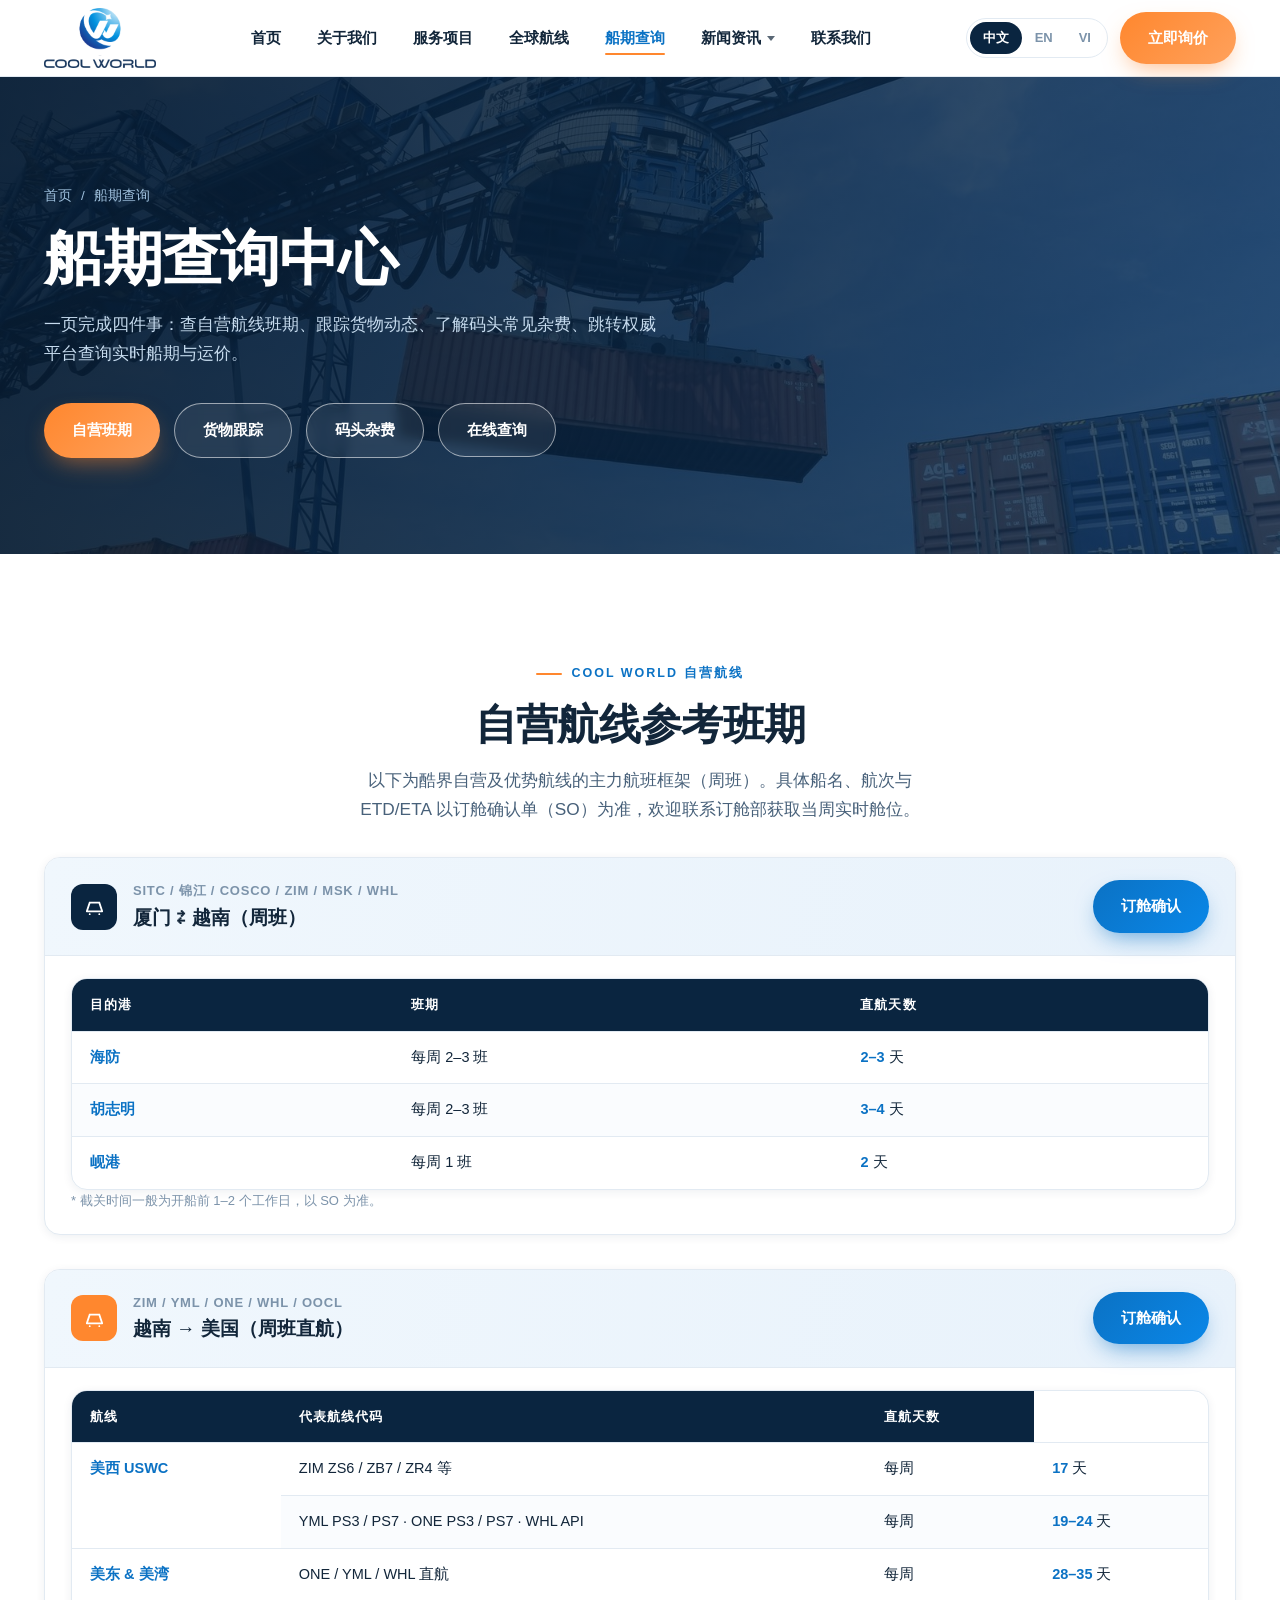
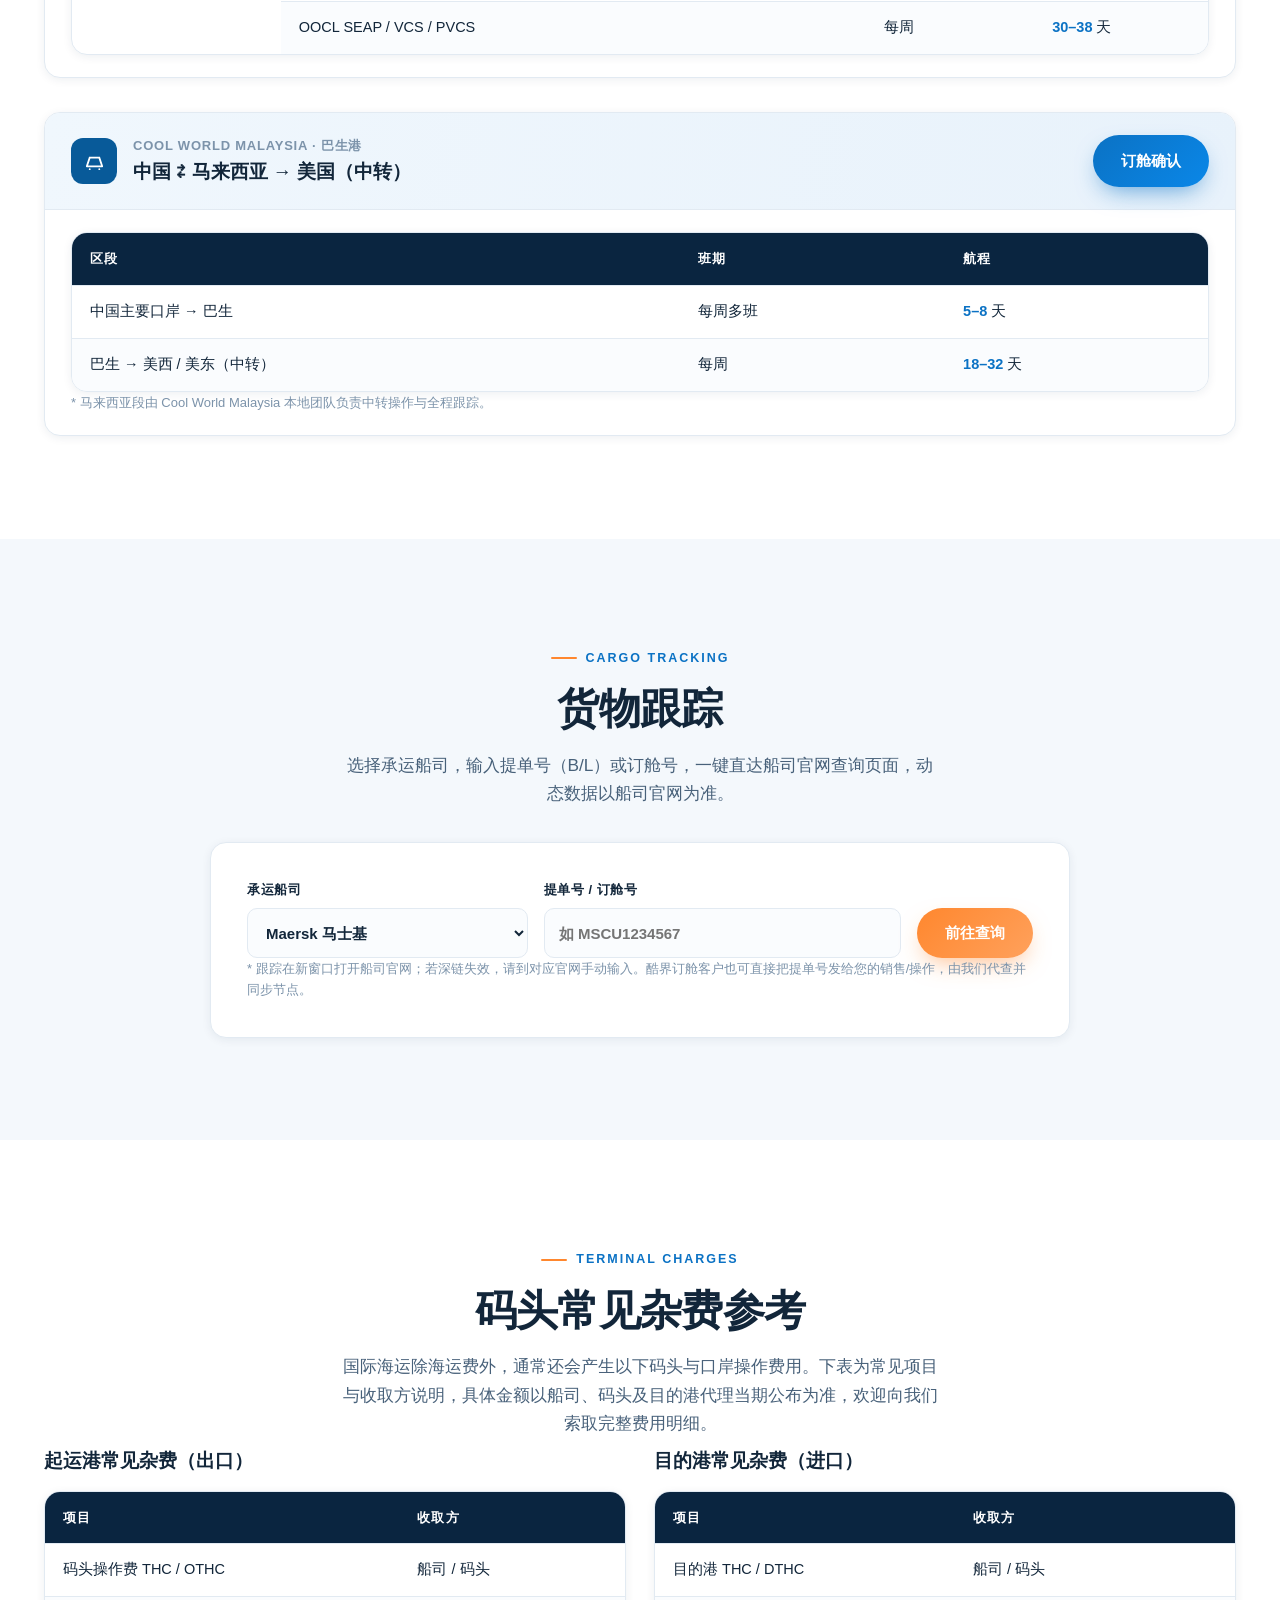
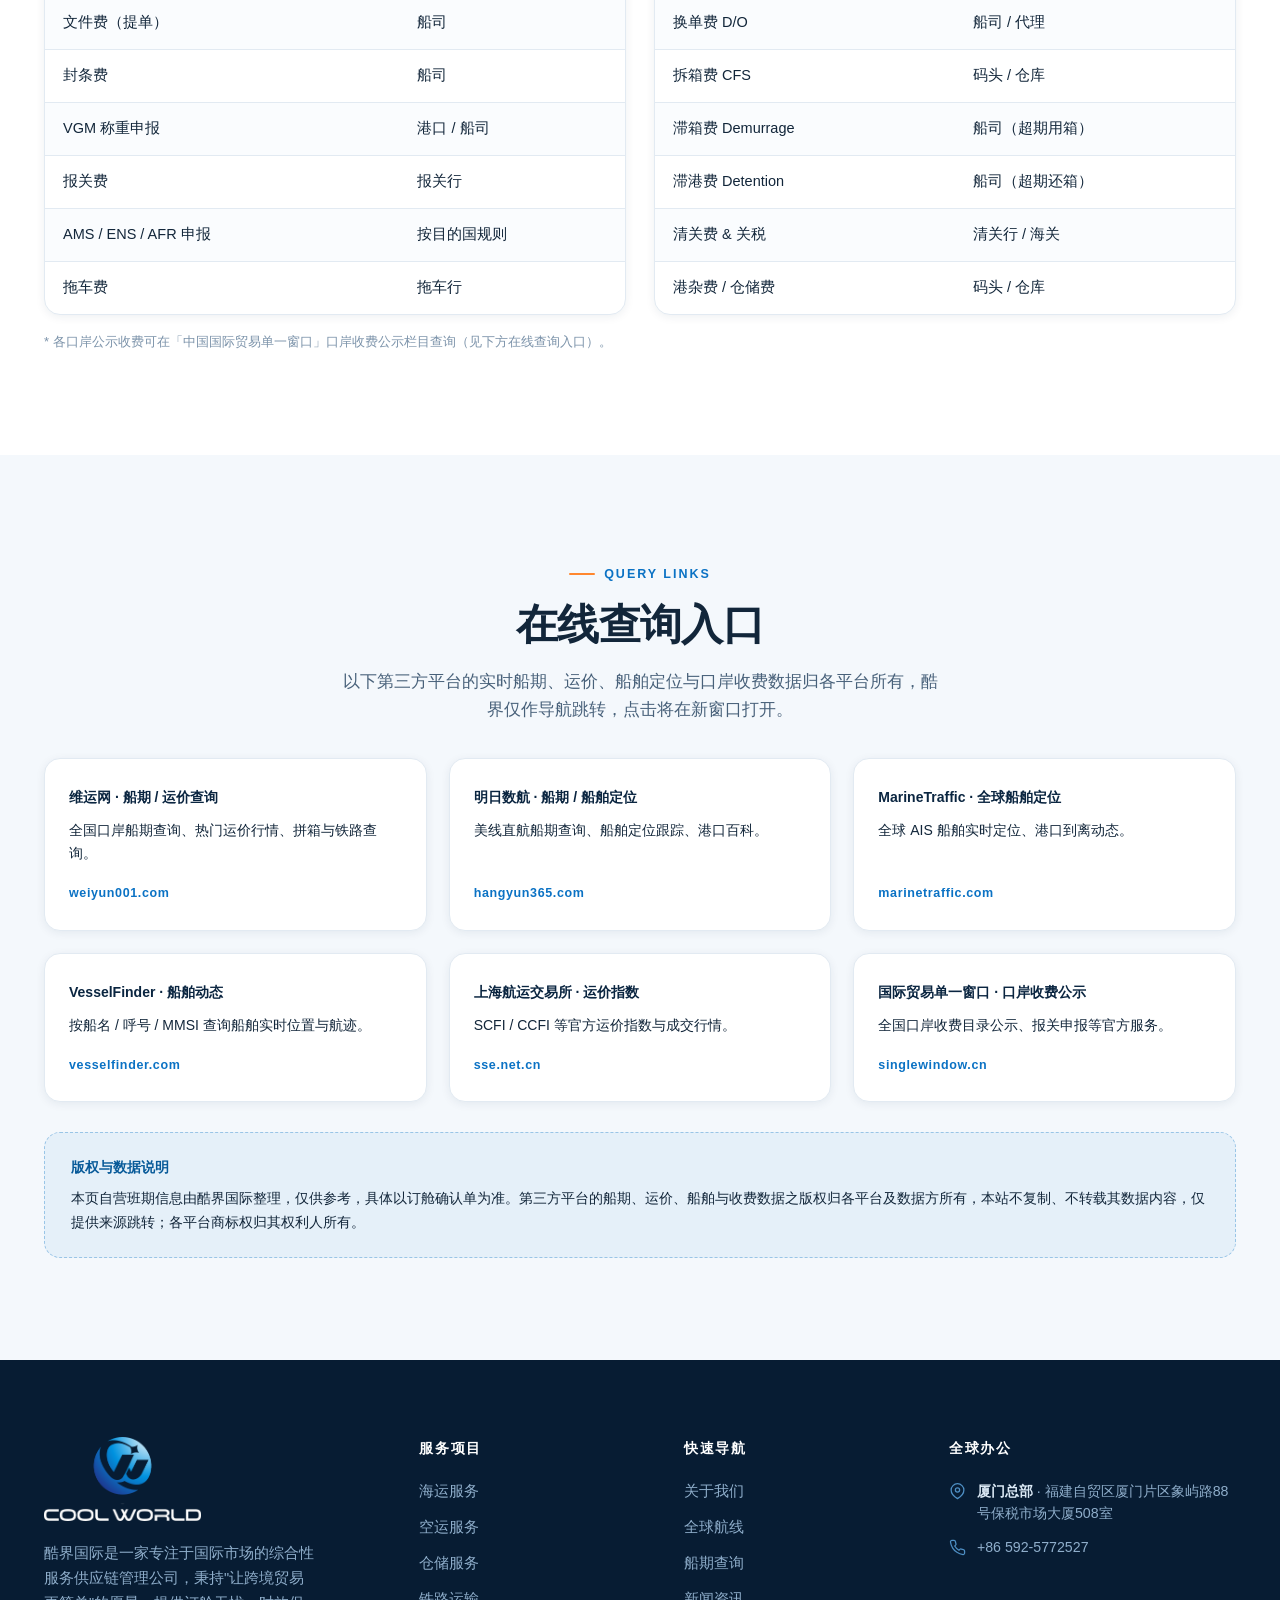
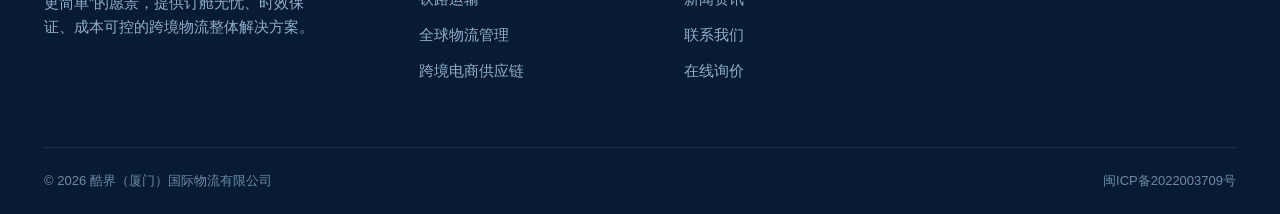
<file: schedule.html>
<!DOCTYPE html>
<html lang="zh-CN" data-lang="zh">
<head>
<meta charset="UTF-8">
<meta name="viewport" content="width=device-width, initial-scale=1">
<title>船期查询中心 - 酷界国际 Cool World International</title>
<meta name="description" content="酷界国际船期查询中心：自营航线班期参考、货物跟踪、码头杂费参考与第三方船期/运价查询入口。">
<link rel="icon" type="image/png" href="assets/img/logo-mark.png">
<link rel="stylesheet" href="assets/css/style.css">
</head>
<body>

<!-- ===== header ===== -->
<header class="header">
  <div class="wrap">
    <a class="logo" href="index.html" aria-label="Cool World International"><img src="assets/img/logo-vertical.png" alt="Cool World International"></a>
    <nav class="nav" aria-label="主导航">
      <a href="index.html" data-zh>首页</a><a href="index.html" data-en>Home</a><a href="index.html" data-vi>Trang chủ</a>
      <a href="about.html" data-zh>关于我们</a><a href="about.html" data-en>About</a><a href="about.html" data-vi>Giới thiệu</a>
      <a href="services.html" data-zh>服务项目</a><a href="services.html" data-en>Services</a><a href="services.html" data-vi>Dịch vụ</a>
      <a href="routes.html" data-zh>全球航线</a><a href="routes.html" data-en>Routes</a><a href="routes.html" data-vi>Tuyến đường</a>
      <a href="schedule.html" class="is-active" data-zh>船期查询</a><a href="schedule.html" class="is-active" data-en>Schedules</a><a href="schedule.html" class="is-active" data-vi>Lịch tàu</a>
      <div class="nav-drop">
        <span class="nav__item--nolink" data-zh>新闻资讯</span><span class="nav__item--nolink" data-en>News</span><span class="nav__item--nolink" data-vi>Tin tức</span>
        <div class="nav-drop__menu">
          <a href="company-news.html" data-zh>企业动态</a><a href="company-news.html" data-en>Company News</a><a href="company-news.html" data-vi>Tin tức doanh nghiệp</a>
          <a href="news.html" data-zh>公司活动</a><a href="news.html" data-en>Company Activities</a><a href="news.html" data-vi>Hoạt động công ty</a>
          <a href="industry.html" data-zh>行业资讯</a><a href="industry.html" data-en>Industry News</a><a href="industry.html" data-vi>Tin tức ngành</a>
        </div>
      </div>
      <a href="contact.html" data-zh>联系我们</a><a href="contact.html" data-en>Contact</a><a href="contact.html" data-vi>Liên hệ</a>
    </nav>
    <div class="header__cta">
      <div class="lang" role="group" aria-label="Language">
        <button type="button" data-lang-btn="zh">中文</button>
        <button type="button" data-lang-btn="en">EN</button>
        <button type="button" data-lang-btn="vi">VI</button>
      </div>
      <a class="btn btn--accent" href="contact.html" data-zh>立即询价</a>
      <a class="btn btn--accent" href="contact.html" data-en>Get a Quote</a>
      <a class="btn btn--accent" href="contact.html" data-vi>Nhận báo giá</a>
      <button class="burger" aria-label="打开菜单"><svg viewBox="0 0 24 24" fill="none" stroke-width="2" stroke-linecap="round"><path d="M3 6h18M3 12h18M3 18h18"/></svg></button>
    </div>
  </div>
</header>

<!-- ===== mobile nav ===== -->
<div class="mnav">
  <div class="mnav__top">
    <img src="assets/img/logo-vertical-white.png" alt="Cool World" style="height:60px">
    <button class="mnav__close" aria-label="关闭菜单"><svg viewBox="0 0 24 24" fill="none" stroke-width="2" stroke-linecap="round"><path d="M18 6 6 18M6 6l12 12"/></svg></button>
  </div>
  <a href="index.html" data-zh>首页</a><a href="index.html" data-en>Home</a><a href="index.html" data-vi>Trang chủ</a>
  <a href="about.html" data-zh>关于我们</a><a href="about.html" data-en>About Us</a><a href="about.html" data-vi>Giới thiệu</a>
  <a href="services.html" data-zh>服务项目</a><a href="services.html" data-en>Services</a><a href="services.html" data-vi>Dịch vụ</a>
  <a href="routes.html" data-zh>全球航线</a><a href="routes.html" data-en>Routes</a><a href="routes.html" data-vi>Tuyến đường</a>
  <a href="schedule.html" data-zh>船期查询</a><a href="schedule.html" data-en>Schedules</a><a href="schedule.html" data-vi>Lịch tàu</a>
  <span class="nav__item--nolink" data-zh>新闻资讯</span><span class="nav__item--nolink" data-en>News</span><span class="nav__item--nolink" data-vi>Tin tức</span>
  <div class="mnav__sub">
    <a href="company-news.html" data-zh>企业动态</a><a href="company-news.html" data-en>Company News</a><a href="company-news.html" data-vi>Tin tức doanh nghiệp</a>
    <a href="news.html" data-zh>公司活动</a><a href="news.html" data-en>Company Activities</a><a href="news.html" data-vi>Hoạt động công ty</a>
    <a href="industry.html" data-zh>行业资讯</a><a href="industry.html" data-en>Industry News</a><a href="industry.html" data-vi>Tin tức ngành</a>
  </div>
  <a href="contact.html" data-zh>联系我们</a><a href="contact.html" data-en>Contact</a><a href="contact.html" data-vi>Liên hệ</a>
  <div style="margin-top:26px"><div class="lang" style="border-color:rgba(255,255,255,.3);background:transparent">
    <button type="button" data-lang-btn="zh">中文</button>
    <button type="button" data-lang-btn="en">English</button>
    <button type="button" data-lang-btn="vi">Tiếng Việt</button>
  </div></div>
</div>

<!-- ===== page hero ===== -->
<section class="pagehero">
  <div class="pagehero__bg"><img src="assets/img/port.jpg" alt="" fetchpriority="high"></div>
  <div class="wrap">
    <nav class="breadcrumb"><a href="index.html" data-zh>首页</a><a href="index.html" data-en>Home</a><a href="index.html" data-vi>Trang chủ</a><span>/</span><span data-zh>船期查询</span><span data-en>Schedules</span><span data-vi>Lịch tàu</span></nav>
    <h1 class="h1"><span data-zh>船期查询中心</span><span data-en>Schedule &amp; Query Center</span><span data-vi>Trung tâm tra cứu lịch tàu</span></h1>
    <p class="lead" data-zh>一页完成四件事：查自营航线班期、跟踪货物动态、了解码头常见杂费、跳转权威平台查询实时船期与运价。</p>
    <p class="lead" data-en>One page, four tools: our lane schedules, cargo tracking, reference terminal charges, and one-click access to authoritative schedule and rate platforms.</p>
    <p class="lead" data-vi>Một trang hoàn thành bốn việc: tra lịch khai thác tuyến riêng, theo dõi hành trình hàng hóa, tìm hiểu phụ phí cảng thông thường, và chuyển đến các nền tảng uy tín để tra lịch tàu và cước vận chuyển thời gian thực.</p>
    <div class="hero__cta">
      <a class="btn btn--accent" href="#schedules" data-zh>自营班期</a><a class="btn btn--accent" href="#schedules" data-en>Lane Schedules</a><a class="btn btn--accent" href="#schedules" data-vi>Lịch khai thác tuyến</a>
      <a class="btn btn--ghost" href="#track" data-zh>货物跟踪</a><a class="btn btn--ghost" href="#track" data-en>Cargo Tracking</a><a class="btn btn--ghost" href="#track" data-vi>Theo dõi hàng hóa</a>
      <a class="btn btn--ghost" href="#charges" data-zh>码头杂费</a><a class="btn btn--ghost" href="#charges" data-en>Terminal Charges</a><a class="btn btn--ghost" href="#charges" data-vi>Phụ phí cảng</a>
      <a class="btn btn--ghost" href="#links" data-zh>在线查询</a><a class="btn btn--ghost" href="#links" data-en>Query Links</a><a class="btn btn--ghost" href="#links" data-vi>Tra cứu trực tuyến</a>
    </div>
  </div>
</section>

<!-- ===== 自营班期 ===== -->
<section class="section" id="schedules">
  <div class="wrap">
    <div class="center reveal" style="margin-bottom:8px">
      <span class="eyebrow"><span data-zh>Cool World 自营航线</span><span data-en>Our Lanes</span><span data-vi>Tuyến khai thác riêng Cool World</span></span>
      <h2 class="h2"><span data-zh>自营航线参考班期</span><span data-en>Lane Schedule Reference</span><span data-vi>Lịch khai thác tuyến tham khảo</span></h2>
      <p class="lead mt-16" data-zh>以下为酷界自营及优势航线的主力航班框架（周班）。具体船名、航次与 ETD/ETA 以订舱确认单（SO）为准，欢迎联系订舱部获取当周实时舱位。</p>
      <p class="lead mt-16" data-en>Weekly service frameworks on our main lanes. Vessel names, voyages and ETD/ETA are confirmed by the booking advice (SO) — contact our team for this week's live space.</p>
      <p class="lead mt-16" data-vi>Dưới đây là khung chuyến chính của các tuyến khai thác riêng và tuyến ưu thế của Cool World (hàng tuần). Tên tàu, chuyến tàu và ETD/ETA cụ thể được xác nhận theo đơn đặt chỗ (SO), vui lòng liên hệ bộ phận đặt chỗ để lấy chỗ chứa thời gian thực của tuần.</p>
    </div>

    <div class="route-block reveal" id="cn-vn" style="margin-top:34px">
      <div class="route-block__head">
        <div class="ico"><svg viewBox="0 0 24 24" fill="none" stroke="currentColor" stroke-width="1.9" stroke-linecap="round"><path d="M4 17l3-9h10l3 9M4 17h16M7 20h.01M17 20h.01"/></svg></div>
        <div>
          <div class="sub">SITC / 锦江 / COSCO / ZIM / MSK / WHL</div>
          <h3 data-zh>厦门 ⇄ 越南（周班）</h3><h3 data-en>Xiamen ⇄ Vietnam (Weekly)</h3><h3 data-vi>Hạ Môn ⇄ Việt Nam (Hàng tuần)</h3>
        </div>
        <a class="btn btn--primary" href="contact.html" data-zh>订舱确认</a><a class="btn btn--primary" href="contact.html" data-en>Book Now</a><a class="btn btn--primary" href="contact.html" data-vi>Đặt chỗ</a>
      </div>
      <div class="route-block__body">
        <table class="rtab">
          <thead><tr>
            <th data-zh>目的港</th><th data-en>Destination</th><th data-vi>Cảng đến</th>
            <th data-zh>班期</th><th data-en>Frequency</th><th data-vi>Tần suất</th>
            <th data-zh>直航天数</th><th data-en>Direct Transit</th><th data-vi>Số ngày thẳng</th>
          </tr></thead>
          <tbody>
            <tr><td><b data-zh>海防</b><b data-en>Hai Phong</b><b data-vi>Hải Phòng</b></td><td data-zh>每周 2–3 班</td><td data-en>2–3 sailings / week</td><td data-vi>2–3 chuyến / tuần</td><td><b>2–3</b> <span data-zh>天</span><span data-en>days</span><span data-vi>ngày</span></td></tr>
            <tr><td><b data-zh>胡志明</b><b data-en>Ho Chi Minh</b><b data-vi>Hồ Chí Minh</b></td><td data-zh>每周 2–3 班</td><td data-en>2–3 sailings / week</td><td data-vi>2–3 chuyến / tuần</td><td><b>3–4</b> <span data-zh>天</span><span data-en>days</span><span data-vi>ngày</span></td></tr>
            <tr><td><b data-zh>岘港</b><b data-en>Da Nang</b><b data-vi>Đà Nẵng</b></td><td data-zh>每周 1 班</td><td data-en>Weekly</td><td data-vi>Hàng tuần</td><td><b>2</b> <span data-zh>天</span><span data-en>days</span><span data-vi>ngày</span></td></tr>
          </tbody>
        </table>
        <p class="note" data-zh>* 截关时间一般为开船前 1–2 个工作日，以 SO 为准。</p>
        <p class="note" data-en>* Cargo cut-off is usually 1–2 working days before ETD, subject to the SO.</p>
        <p class="note" data-vi>* Thời gian cắt hàng thường là 1–2 ngày làm việc trước ngày khởi hành, theo SO.</p>
      </div>
    </div>

    <div class="route-block reveal" id="vn-us" style="margin-top:34px">
      <div class="route-block__head">
        <div class="ico" style="background:var(--orange)"><svg viewBox="0 0 24 24" fill="none" stroke="currentColor" stroke-width="1.9" stroke-linecap="round"><path d="M4 17l3-9h10l3 9M4 17h16M7 20h.01M17 20h.01"/></svg></div>
        <div>
          <div class="sub">ZIM / YML / ONE / WHL / OOCL</div>
          <h3 data-zh>越南 → 美国（周班直航）</h3><h3 data-en>Vietnam → USA (Weekly Direct)</h3><h3 data-vi>Việt Nam → Mỹ (Thẳng hàng tuần)</h3>
        </div>
        <a class="btn btn--primary" href="contact.html" data-zh>订舱确认</a><a class="btn btn--primary" href="contact.html" data-en>Book Now</a><a class="btn btn--primary" href="contact.html" data-vi>Đặt chỗ</a>
      </div>
      <div class="route-block__body">
        <table class="rtab">
          <thead><tr>
            <th data-zh>航线</th><th data-en>Lane</th><th data-vi>Tuyến</th>
            <th data-zh>代表航线代码</th><th data-en>Services</th><th data-vi>Mã tuyến đại diện</th>
            <th data-zh>直航天数</th><th data-en>Direct Transit</th><th data-vi>Số ngày thẳng</th>
          </tr></thead>
          <tbody>
            <tr><td rowspan="2"><b data-zh>美西 USWC</b><b data-en>USWC</b><b data-vi>Tây Mỹ USWC</b></td>
              <td>ZIM ZS6 / ZB7 / ZR4 等</td><td data-zh>每周</td><td data-en>Weekly</td><td data-vi>Hàng tuần</td><td><b>17</b> <span data-zh>天</span><span data-en>days</span><span data-vi>ngày</span></td></tr>
            <tr><td>YML PS3 / PS7 · ONE PS3 / PS7 · WHL API</td><td data-zh>每周</td><td data-en>Weekly</td><td data-vi>Hàng tuần</td><td><b>19–24</b> <span data-zh>天</span><span data-en>days</span><span data-vi>ngày</span></td></tr>
            <tr><td rowspan="2"><b data-zh>美东 &amp; 美湾</b><b data-en>USEC &amp; Gulf</b><b data-vi>Đông Mỹ &amp; Vịnh Mỹ</b></td>
              <td>ONE / YML / WHL 直航</td><td data-zh>每周</td><td data-en>Weekly</td><td data-vi>Hàng tuần</td><td><b>28–35</b> <span data-zh>天</span><span data-en>days</span><span data-vi>ngày</span></td></tr>
            <tr><td>OOCL SEAP / VCS / PVCS</td><td data-zh>每周</td><td data-en>Weekly</td><td data-vi>Hàng tuần</td><td><b>30–38</b> <span data-zh>天</span><span data-en>days</span><span data-vi>ngày</span></td></tr>
          </tbody>
        </table>
      </div>
    </div>

    <div class="route-block reveal" id="cn-my" style="margin-top:34px">
      <div class="route-block__head">
        <div class="ico" style="background:var(--blue-deep)"><svg viewBox="0 0 24 24" fill="none" stroke="currentColor" stroke-width="1.9" stroke-linecap="round"><path d="M4 17l3-9h10l3 9M4 17h16M7 20h.01M17 20h.01"/></svg></div>
        <div>
          <div class="sub">Cool World Malaysia · 巴生港</div>
          <h3 data-zh>中国 ⇄ 马来西亚 → 美国（中转）</h3><h3 data-en>China ⇄ Malaysia → USA (T/S)</h3><h3 data-vi>Trung Quốc ⇄ Malaysia → Mỹ (Quá cảnh)</h3>
        </div>
        <a class="btn btn--primary" href="contact.html" data-zh>订舱确认</a><a class="btn btn--primary" href="contact.html" data-en>Book Now</a><a class="btn btn--primary" href="contact.html" data-vi>Đặt chỗ</a>
      </div>
      <div class="route-block__body">
        <table class="rtab">
          <thead><tr>
            <th data-zh>区段</th><th data-en>Leg</th><th data-vi>Chặng</th>
            <th data-zh>班期</th><th data-en>Frequency</th><th data-vi>Tần suất</th>
            <th data-zh>航程</th><th data-en>Transit</th><th data-vi>Thời gian vận chuyển</th>
          </tr></thead>
          <tbody>
            <tr><td data-zh>中国主要口岸 → 巴生</td><td data-en>China base ports → Port Klang</td><td data-vi>Cảng chính Trung Quốc → Port Klang</td><td data-zh>每周多班</td><td data-en>Multiple weekly</td><td data-vi>Nhiều chuyến mỗi tuần</td><td><b>5–8</b> <span data-zh>天</span><span data-en>days</span><span data-vi>ngày</span></td></tr>
            <tr><td data-zh>巴生 → 美西 / 美东（中转）</td><td data-en>Port Klang → USWC / USEC (T/S)</td><td data-vi>Port Klang → Tây Mỹ / Đông Mỹ (Quá cảnh)</td><td data-zh>每周</td><td data-en>Weekly</td><td data-vi>Hàng tuần</td><td><b>18–32</b> <span data-zh>天</span><span data-en>days</span><span data-vi>ngày</span></td></tr>
          </tbody>
        </table>
        <p class="note" data-zh>* 马来西亚段由 Cool World Malaysia 本地团队负责中转操作与全程跟踪。</p>
        <p class="note" data-en>* The Malaysia leg is handled end-to-end by our local Cool World Malaysia team.</p>
        <p class="note" data-vi>* Chặng Malaysia do đội ngũ địa phương Cool World Malaysia phụ trách vận hành quá cảnh và theo dõi toàn hành trình.</p>
      </div>
    </div>
  </div>
</section>

<!-- ===== 货物跟踪 ===== -->
<section class="section section--mist" id="track">
  <div class="wrap">
    <div class="center reveal" style="margin-bottom:8px">
      <span class="eyebrow"><span data-zh>Cargo Tracking</span><span data-en>Cargo Tracking</span><span data-vi>Theo dõi hàng hóa</span></span>
      <h2 class="h2"><span data-zh>货物跟踪</span><span data-en>Track Your Cargo</span><span data-vi>Theo dõi hàng hóa</span></h2>
      <p class="lead mt-16" data-zh>选择承运船司，输入提单号（B/L）或订舱号，一键直达船司官网查询页面，动态数据以船司官网为准。</p>
      <p class="lead mt-16" data-en>Choose your carrier, enter the B/L or booking number, and jump straight to the carrier's official tracking page.</p>
      <p class="lead mt-16" data-vi>Chọn hãng tàu vận chuyển, nhập số vận đơn (B/L) hoặc số đặt chỗ, một cú nhấp chuyển trực tiếp đến trang tra cứu trên website chính thức của hãng tàu; dữ liệu động theo website chính thức của hãng tàu.</p>
    </div>

    <div class="track-card reveal">
      <form class="track-form" id="trackForm" target="_blank" rel="noopener">
        <label>
          <span data-zh>承运船司</span><span data-en>Carrier</span><span data-vi>Hãng tàu</span>
          <select id="trackCarrier">
            <option value="maersk">Maersk 马士基</option>
            <option value="msc">MSC 地中海航运</option>
            <option value="cma">CMA CGM 达飞</option>
            <option value="cosco">COSCO 中远海运</option>
            <option value="one">ONE 海洋网联</option>
            <option value="oocl">OOCL 东方海外</option>
            <option value="emc">Evergreen 长荣</option>
            <option value="hpl">Hapag-Lloyd 赫伯罗特</option>
            <option value="yml">Yang Ming 阳明</option>
            <option value="zim">ZIM 以星</option>
            <option value="whl">WHL 万海</option>
            <option value="sitc">SITC 海丰</option>
          </select>
        </label>
        <label>
          <span data-zh>提单号 / 订舱号</span><span data-en>B/L or Booking No.</span><span data-vi>Số B/L / Số đặt chỗ</span>
          <input id="trackNumber" type="text" inputmode="latin" placeholder="如 MSCU1234567" autocomplete="off">
        </label>
        <button class="btn btn--accent" type="submit"><span data-zh>前往查询</span><span data-en>Track Now</span><span data-vi>Tra cứu ngay</span></button>
      </form>
      <p class="note" data-zh>* 跟踪在新窗口打开船司官网；若深链失效，请到对应官网手动输入。酷界订舱客户也可直接把提单号发给您的销售/操作，由我们代查并同步节点。</p>
      <p class="note" data-en>* Tracking opens the carrier's official site in a new tab. If a deep link changes, use the carrier's site directly — or just send us the number and we will track it for you.</p>
      <p class="note" data-vi>* Theo dõi mở website chính thức của hãng tàu trong cửa sổ mới; nếu liên kết sâu không hoạt động, vui lòng nhập thủ công trên website chính thức tương ứng. Khách hàng đặt chỗ của Cool World cũng có thể gửi số vận đơn trực tiếp cho nhân viên bán hàng/vận hành của bạn, chúng tôi sẽ tra cứu và đồng bộ các điểm đến thay bạn.</p>
    </div>
  </div>
</section>

<!-- ===== 码头杂费 ===== -->
<section class="section" id="charges">
  <div class="wrap">
    <div class="center reveal" style="margin-bottom:8px">
      <span class="eyebrow"><span data-zh>Terminal Charges</span><span data-en>Terminal Charges</span><span data-vi>Phụ phí cảng</span></span>
      <h2 class="h2"><span data-zh>码头常见杂费参考</span><span data-en>Common Local Charges</span><span data-vi>Tham khảo phụ phí cảng thông thường</span></h2>
      <p class="lead mt-16" data-zh>国际海运除海运费外，通常还会产生以下码头与口岸操作费用。下表为常见项目与收取方说明，具体金额以船司、码头及目的港代理当期公布为准，欢迎向我们索取完整费用明细。</p>
      <p class="lead mt-16" data-en>Beyond ocean freight, the following terminal and port charges typically apply. Amounts vary by carrier, terminal and destination agent — ask us for a full, up-to-date breakdown.</p>
      <p class="lead mt-16" data-vi>Ngoài cước vận chuyển biển, vận chuyển biển quốc tế thường còn phát sinh các chi phí hoạt động cảng và cửa khẩu sau đây. Bảng dưới đây giải thích các mục thông thường và bên thu; số tiền cụ thể theo công bố hiện hành của hãng tàu, cảng và đại lý cảng đến, vui lòng yêu cầu chúng tôi cung cấp chi tiết phí đầy đủ.</p>
    </div>

    <div class="charge-cols reveal">
      <div>
        <h3 class="sub" style="margin-bottom:14px"><span data-zh>起运港常见杂费（出口）</span><span data-en>Origin Charges (Export)</span><span data-vi>Phụ phí cảng khởi hành thông thường (Xuất khẩu)</span></h3>
        <table class="rtab">
          <thead><tr><th data-zh>项目</th><th data-en>Item</th><th data-vi>Mục</th><th data-zh>收取方</th><th data-en>Charged by</th><th data-vi>Bên thu</th></tr></thead>
          <tbody>
            <tr><td data-zh>码头操作费 THC / OTHC</td><td data-en>THC / OTHC</td><td data-vi>Phí hoạt động cảng THC / OTHC</td><td data-zh>船司 / 码头</td><td data-en>Carrier / Terminal</td><td data-vi>Hãng tàu / Cảng</td></tr>
            <tr><td data-zh>文件费（提单）</td><td data-en>B/L Documentation</td><td data-vi>Phí tài liệu (Vận đơn)</td><td data-zh>船司</td><td data-en>Carrier</td><td data-vi>Hãng tàu</td></tr>
            <tr><td data-zh>封条费</td><td data-en>Seal Fee</td><td data-vi>Phí dấu niêm phong</td><td data-zh>船司</td><td data-en>Carrier</td><td data-vi>Hãng tàu</td></tr>
            <tr><td data-zh>VGM 称重申报</td><td data-en>VGM Submission</td><td data-vi>Khai báo cân nặng VGM</td><td data-zh>港口 / 船司</td><td data-en>Port / Carrier</td><td data-vi>Cảng / Hãng tàu</td></tr>
            <tr><td data-zh>报关费</td><td data-en>Customs Declaration</td><td data-vi>Phí khai báo hải quan</td><td data-zh>报关行</td><td data-en>Customs Broker</td><td data-vi>Đơn vị khai báo hải quan</td></tr>
            <tr><td data-zh>AMS / ENS / AFR 申报</td><td data-en>AMS / ENS / AFR Filing</td><td data-vi>Khai báo AMS / ENS / AFR</td><td data-zh>按目的国规则</td><td data-en>Per destination rules</td><td data-vi>Theo quy tắc quốc gia đến</td></tr>
            <tr><td data-zh>拖车费</td><td data-en>Trucking</td><td data-vi>Phí xe kéo</td><td data-zh>拖车行</td><td data-en>Trucker</td><td data-vi>Đơn vị xe kéo</td></tr>
          </tbody>
        </table>
      </div>
      <div>
        <h3 class="sub" style="margin-bottom:14px"><span data-zh>目的港常见杂费（进口）</span><span data-en>Destination Charges (Import)</span><span data-vi>Phụ phí cảng đến thông thường (Nhập khẩu)</span></h3>
        <table class="rtab">
          <thead><tr><th data-zh>项目</th><th data-en>Item</th><th data-vi>Mục</th><th data-zh>收取方</th><th data-en>Charged by</th><th data-vi>Bên thu</th></tr></thead>
          <tbody>
            <tr><td data-zh>目的港 THC / DTHC</td><td data-en>DTHC</td><td data-vi>THC / DTHC cảng đến</td><td data-zh>船司 / 码头</td><td data-en>Carrier / Terminal</td><td data-vi>Hãng tàu / Cảng</td></tr>
            <tr><td data-zh>换单费 D/O</td><td data-en>Delivery Order</td><td data-vi>Phí đổi đơn D/O</td><td data-zh>船司 / 代理</td><td data-en>Carrier / Agent</td><td data-vi>Hãng tàu / Đại lý</td></tr>
            <tr><td data-zh>拆箱费 CFS</td><td data-en>CFS / Devanning</td><td data-vi>Phí dỡ hàng CFS</td><td data-zh>码头 / 仓库</td><td data-en>Terminal / Warehouse</td><td data-vi>Cảng / Kho</td></tr>
            <tr><td data-zh>滞箱费 Demurrage</td><td data-en>Demurrage</td><td data-vi>Phí giữ container Demurrage</td><td data-zh>船司（超期用箱）</td><td data-en>Carrier (overdue container)</td><td data-vi>Hãng tàu (Dùng container quá hạn)</td></tr>
            <tr><td data-zh>滞港费 Detention</td><td data-en>Detention</td><td data-vi>Phí giữ cảng Detention</td><td data-zh>船司（超期还箱）</td><td data-en>Carrier (late return)</td><td data-vi>Hãng tàu (Trả container quá hạn)</td></tr>
            <tr><td data-zh>清关费 &amp; 关税</td><td data-en>Clearance &amp; Duties</td><td data-vi>Phí thông quan &amp; Thuế nhập khẩu</td><td data-zh>清关行 / 海关</td><td data-en>Broker / Customs</td><td data-vi>Đơn vị thông quan / Hải quan</td></tr>
            <tr><td data-zh>港杂费 / 仓储费</td><td data-en>Port &amp; Storage Charges</td><td data-vi>Phụ phí cảng / Phí lưu kho</td><td data-zh>码头 / 仓库</td><td data-en>Terminal / Warehouse</td><td data-vi>Cảng / Kho</td></tr>
          </tbody>
        </table>
      </div>
    </div>
    <p class="note mt-16" data-zh>* 各口岸公示收费可在「中国国际贸易单一窗口」口岸收费公示栏目查询（见下方在线查询入口）。</p>
    <p class="note mt-16" data-en>* Official published port charges can be checked via China Single Window and carrier local-charge pages (see links below).</p>
    <p class="note mt-16" data-vi>* Các phí công bố của từng cửa khẩu có thể tra cứu tại mục công bố phí cửa khẩu của «Cửa sổ đơn thương mại quốc tế Trung Quốc» (xem mục tra cứu trực tuyến bên dưới).</p>
  </div>
</section>

<!-- ===== 在线查询入口 ===== -->
<section class="section section--mist" id="links">
  <div class="wrap">
    <div class="center reveal" style="margin-bottom:8px">
      <span class="eyebrow"><span data-zh>Query Links</span><span data-en>Query Links</span><span data-vi>Liên kết tra cứu</span></span>
      <h2 class="h2"><span data-zh>在线查询入口</span><span data-en>Online Query Tools</span><span data-vi>Cổng tra cứu trực tuyến</span></h2>
      <p class="lead mt-16" data-zh>以下第三方平台的实时船期、运价、船舶定位与口岸收费数据归各平台所有，酷界仅作导航跳转，点击将在新窗口打开。</p>
      <p class="lead mt-16" data-en>Live schedule, rate, vessel-tracking and port-charge data on these platforms belong to their owners. Cool World provides navigation links only — each opens in a new tab.</p>
      <p class="lead mt-16" data-vi>Dữ liệu lịch tàu, cước vận chuyển, vị trí tàu và phí cửa khẩu thời gian thực của các nền tảng bên thứ ba dưới đây thuộc sở hữu của từng nền tảng; Cool World chỉ cung cấp liên kết điều hướng, nhấp sẽ mở trong cửa sổ mới.</p>
    </div>

    <div class="qgrid reveal">
      <a class="qcard" href="https://www.weiyun001.com" target="_blank" rel="noopener">
        <b><span data-zh>维运网 · 船期 / 运价查询</span><span data-en>Weiyun001 · Schedules &amp; Rates</span><span data-vi>Weiyun001 · Tra cứu lịch tàu / cước</span></b>
        <span data-zh>全国口岸船期查询、热门运价行情、拼箱与铁路查询。</span>
        <span data-en>Port-by-port schedule search, hot market rates, LCL and rail queries.</span>
        <span data-vi>Tra cứu lịch tàu các cửa khẩu toàn quốc,行情 cước phổ biến, tra cứu hàng lẻ và đường sắt.</span>
        <small>weiyun001.com</small>
      </a>
      <a class="qcard" href="https://www.hangyun365.com" target="_blank" rel="noopener">
        <b><span data-zh>明日数航 · 船期 / 船舶定位</span><span data-en>Hangyun365 · Schedules &amp; Vessel Tracking</span><span data-vi>Hangyun365 · Lịch tàu / Vị trí tàu</span></b>
        <span data-zh>美线直航船期查询、船舶定位跟踪、港口百科。</span>
        <span data-en>US-lane direct schedules, vessel position tracking, port encyclopedia.</span>
        <span data-vi>Tra cứu lịch tàu thẳng tuyến Mỹ, theo dõi vị trí tàu, bách khoa cảng.</span>
        <small>hangyun365.com</small>
      </a>
      <a class="qcard" href="https://www.marinetraffic.com" target="_blank" rel="noopener">
        <b><span data-zh>MarineTraffic · 全球船舶定位</span><span data-en>MarineTraffic · Live Vessels</span><span data-vi>MarineTraffic · Vị trí tàu toàn cầu</span></b>
        <span data-zh>全球 AIS 船舶实时定位、港口到离动态。</span>
        <span data-en>Global AIS vessel positions and port arrivals/departures.</span>
        <span data-vi>Vị trí tàu AIS thời gian thực toàn cầu, tình hình đến/khởi hành cảng.</span>
        <small>marinetraffic.com</small>
      </a>
      <a class="qcard" href="https://www.vesselfinder.com" target="_blank" rel="noopener">
        <b><span data-zh>VesselFinder · 船舶动态</span><span data-en>VesselFinder · Vessel Movements</span><span data-vi>VesselFinder · Tình hình tàu</span></b>
        <span data-zh>按船名 / 呼号 / MMSI 查询船舶实时位置与航迹。</span>
        <span data-en>Live positions and tracks by name, call sign or MMSI.</span>
        <span data-vi>Tra cứu vị trí và hành trình tàu thời gian thực theo tên tàu / hiệu hiệu / MMSI.</span>
        <small>vesselfinder.com</small>
      </a>
      <a class="qcard" href="https://www.sse.net.cn" target="_blank" rel="noopener">
        <b><span data-zh>上海航运交易所 · 运价指数</span><span data-en>Shanghai Shipping Exchange · Indexes</span><span data-vi>Sở Giao dịch Vận tải biển Thượng Hải · Chỉ số cước</span></b>
        <span data-zh>SCFI / CCFI 等官方运价指数与成交行情。</span>
        <span data-en>Official SCFI / CCFI freight indexes and market data.</span>
        <span data-vi>Chỉ số cước vận chuyển chính thức như SCFI / CCFI và tình hình giao dịch.</span>
        <small>sse.net.cn</small>
      </a>
      <a class="qcard" href="https://www.singlewindow.cn" target="_blank" rel="noopener">
        <b><span data-zh>国际贸易单一窗口 · 口岸收费公示</span><span data-en>China Single Window · Port Charge Disclosure</span><span data-vi>Cửa sổ Đơn Thương mại Quốc tế · Công bố phí cửa khẩu</span></b>
        <span data-zh>全国口岸收费目录公示、报关申报等官方服务。</span>
        <span data-en>Official port-charge disclosure, customs declaration and more.</span>
        <span data-vi>Công bố mục phí cửa khẩu toàn quốc, khai báo hải quan và các dịch vụ chính thức khác.</span>
        <small>singlewindow.cn</small>
      </a>
    </div>

    <div class="disc reveal">
      <b data-zh>版权与数据说明</b><b data-en>Copyright &amp; Data Notice</b><b data-vi>Bản quyền và thông báo dữ liệu</b>
      <p data-zh>本页自营班期信息由酷界国际整理，仅供参考，具体以订舱确认单为准。第三方平台的船期、运价、船舶与收费数据之版权归各平台及数据方所有，本站不复制、不转载其数据内容，仅提供来源跳转；各平台商标权归其权利人所有。</p>
      <p data-en>Lane schedule information on this page is compiled by Cool World International for reference only; the booking advice (SO) prevails. Schedule, rate, vessel and charge data on third-party platforms belong to their respective owners. We do not copy or republish their data — we link to the source only. All trademarks belong to their owners.</p>
      <p data-vi>Thông tin lịch khai thác tuyến trên trang này do Cool World International biên soạn, chỉ để tham khảo; cụ thể theo đơn đặt chỗ (SO). Bản quyền dữ liệu lịch tàu, cước vận chuyển, tàu và phí của các nền tảng bên thứ ba thuộc sở hữu của từng nền tảng và bên cung cấp dữ liệu. Trang web này không sao chép, không đăng lại nội dung dữ liệu của họ, chỉ cung cấp liên kết đến nguồn; quyền thương hiệu của các nền tảng thuộc sở hữu của chủ sở hữu tương ứng.</p>
    </div>
  </div>
</section>

<!-- ===== footer ===== -->
<footer class="footer">
  <div class="wrap">
    <div class="footer__grid">
      <div class="footer__about">
        <img src="assets/img/logo-vertical-white.png" alt="Cool World International">
        <p data-zh>酷界国际是一家专注于国际市场的综合性服务供应链管理公司，秉持"让跨境贸易更简单"的愿景，提供订舱无忧、时效保证、成本可控的跨境物流整体解决方案。</p>
        <p data-en>Cool World International is a comprehensive supply chain management company focused on international markets, delivering worry-free booking, guaranteed transit times and cost-controlled cross-border logistics.</p>
        <p data-vi>Cool World International là công ty quản lý chuỗi cung ứng dịch vụ toàn diện tập trung vào thị trường quốc tế, với tầm nhìn "Làm thương mại xuyên biên giới đơn giản hơn", cung cấp giải pháp logistics xuyên biên giới toàn diện: đặt chỗ không lo lắng, thời gian vận chuyển đảm bảo, chi phí kiểm soát được.</p>
      </div>
      <div>
        <h4 data-zh>服务项目</h4><h4 data-en>Services</h4><h4 data-vi>Dịch vụ</h4>
        <ul>
          <li><a href="services.html#ocean" data-zh>海运服务</a><a href="services.html#ocean" data-en>Ocean Freight</a><a href="services.html#ocean" data-vi>Vận chuyển biển</a></li>
          <li><a href="services.html#air" data-zh>空运服务</a><a href="services.html#air" data-en>Air Freight</a><a href="services.html#air" data-vi>Vận chuyển hàng không</a></li>
          <li><a href="services.html#warehousing" data-zh>仓储服务</a><a href="services.html#warehousing" data-en>Warehousing</a><a href="services.html#warehousing" data-vi>Lưu kho</a></li>
          <li><a href="services.html#railway" data-zh>铁路运输</a><a href="services.html#railway" data-en>Railway Freight</a><a href="services.html#railway" data-vi>Vận chuyển đường sắt</a></li>
          <li><a href="services.html#logistics" data-zh>全球物流管理</a><a href="services.html#logistics" data-en>Logistics Management</a><a href="services.html#logistics" data-vi>Quản lý logistics toàn cầu</a></li>
          <li><a href="services.html#ecommerce" data-zh>跨境电商供应链</a><a href="services.html#ecommerce" data-en>E-commerce Supply Chain</a><a href="services.html#ecommerce" data-vi>Chuỗi cung ứng TMĐT xuyên biên giới</a></li>
        </ul>
      </div>
      <div>
        <h4 data-zh>快速导航</h4><h4 data-en>Quick Links</h4><h4 data-vi>Điều hướng nhanh</h4>
        <ul>
          <li><a href="about.html" data-zh>关于我们</a><a href="about.html" data-en>About Us</a><a href="about.html" data-vi>Giới thiệu</a></li>
          <li><a href="routes.html" data-zh>全球航线</a><a href="routes.html" data-en>Global Routes</a><a href="routes.html" data-vi>Tuyến đường</a></li>
          <li><a href="schedule.html" data-zh>船期查询</a><a href="schedule.html" data-en>Schedules</a><a href="schedule.html" data-vi>Lịch tàu</a></li>
          <li><a href="news.html" data-zh>新闻资讯</a><a href="news.html" data-en>News</a><a href="news.html" data-vi>Tin tức</a></li>
          <li><a href="contact.html" data-zh>联系我们</a><a href="contact.html" data-en>Contact</a><a href="contact.html" data-vi>Liên hệ</a></li>
          <li><a href="contact.html#quote" data-zh>在线询价</a><a href="contact.html#quote" data-en>Get a Quote</a><a href="contact.html#quote" data-vi>Nhận báo giá</a></li>
        </ul>
      </div>
      <div>
        <h4 data-zh>全球办公</h4><h4 data-en>Global Offices</h4><h4 data-vi>Văn phòng toàn cầu</h4>
        <ul>
          <li class="office__row"><svg viewBox="0 0 24 24" fill="none" stroke="currentColor" stroke-width="1.8" stroke-linecap="round"><path d="M21 10c0 7-9 12-9 12S3 17 3 10a9 9 0 0 1 18 0z"/><circle cx="12" cy="10" r="3"/></svg>
            <span data-zh><b style="color:#DCEAF6">厦门总部</b> · 福建自贸区厦门片区象屿路88号保税市场大厦508室</span>
            <span data-en><b style="color:#DCEAF6">Xiamen HQ</b> · Room 508, Bonded Market Tower, No.88 Xiangyu Rd, FTZ Xiamen</span>
            <span data-vi><b style="color:#DCEAF6">Trụ sở Hạ Môn</b> · Phòng 508, Tòa nhà Thị trường Miễn thuế, Số 88 Đường Tượng Vũ, Khu Hạ Môn, KTTM Tự do Phúc Kiến</span></li>
          <li class="office__row"><svg viewBox="0 0 24 24" fill="none" stroke="currentColor" stroke-width="1.8" stroke-linecap="round"><path d="M22 16.9v3a2 2 0 0 1-2.2 2 19.8 19.8 0 0 1-8.6-3.1 19.5 19.5 0 0 1-6-6A19.8 19.8 0 0 1 2.1 4.2 2 2 0 0 1 4.1 2h3a2 2 0 0 1 2 1.7c.1 1 .4 2 .7 2.9a2 2 0 0 1-.5 2.1L8.1 9.9a16 16 0 0 0 6 6l1.2-1.2a2 2 0 0 1 2.1-.5c.9.3 1.9.6 2.9.7a2 2 0 0 1 1.7 2z"/></svg>
            <a href="tel:+865925772527">+86 592-5772527</a></li>
        </ul>
      </div>
    </div>
    <div class="footer__bottom">
      <span>© <span data-year>2026</span> <span data-zh>酷界（厦门）国际物流有限公司</span><span data-en>Cool World (Xiamen) International Logistics Co., Ltd.</span><span data-vi>Cool World (Hạ Môn) Logistics Quốc tế TNHH</span></span>
      <span><a href="https://beian.miit.gov.cn/" target="_blank" rel="noopener">闽ICP备2022003709号</a></span>
    </div>
  </div>
</footer>

<script src="assets/js/main.js"></script>
<script>
(function () {
  var BASE = {
    maersk: function (q) { return 'https://www.maersk.com/tracking/#tracking/' + q; },
    msc: function (q) { return 'https://www.msc.com/en/track-a-shipment?trackingType=BILLOFLADING&trackingNumber=' + q; },
    cma: function (q) { return 'https://www.cma-cgm.com/ebusiness/tracking/search?Reference=' + q + '&ReferenceType=BL'; },
    cosco: function (q) { return 'https://elines.coscoshipping.com/main/#/tracking?trackingType=BN&trackingNumber=' + q; },
    one: function (q) { return 'https://ecomm.one-line.com/one-uis-client/one-common/comm-track-detail/index.jsp?cargoType=BL&blNo=' + q; },
    oocl: function () { return 'https://www.oocl.com/eng/ebusiness/track_trace/Pages/default.aspx'; },
    emc: function () { return 'https://www.shipmentlink.com/shtml/TR/TR01.jsp'; },
    hpl: function () { return 'https://www.hapag-lloyd.com/en/online-business/track/track-by-booking-solution.html'; },
    yml: function () { return 'https://www.yangming.com/e-service/Track_Trace/track_trace.aspx'; },
    zim: function () { return 'https://www.zim.com/tools/track-a-shipment'; },
    whl: function () { return 'https://www.wanhai.com/views/#/tracking/trackTrace'; },
    sitc: function () { return 'https://www.sitc.com/Chinese/Business/bwtrack.aspx'; }
  };
  var form = document.getElementById('trackForm');
  if (!form) return;
  form.addEventListener('submit', function (e) {
    e.preventDefault();
    var c = document.getElementById('trackCarrier').value;
    var q = (document.getElementById('trackNumber').value || '').replace(/\s+/g, '');
    var url = BASE[c](q);
    window.open(url, '_blank', 'noopener');
  });
})();
</script>
</body>
</html>
</file>
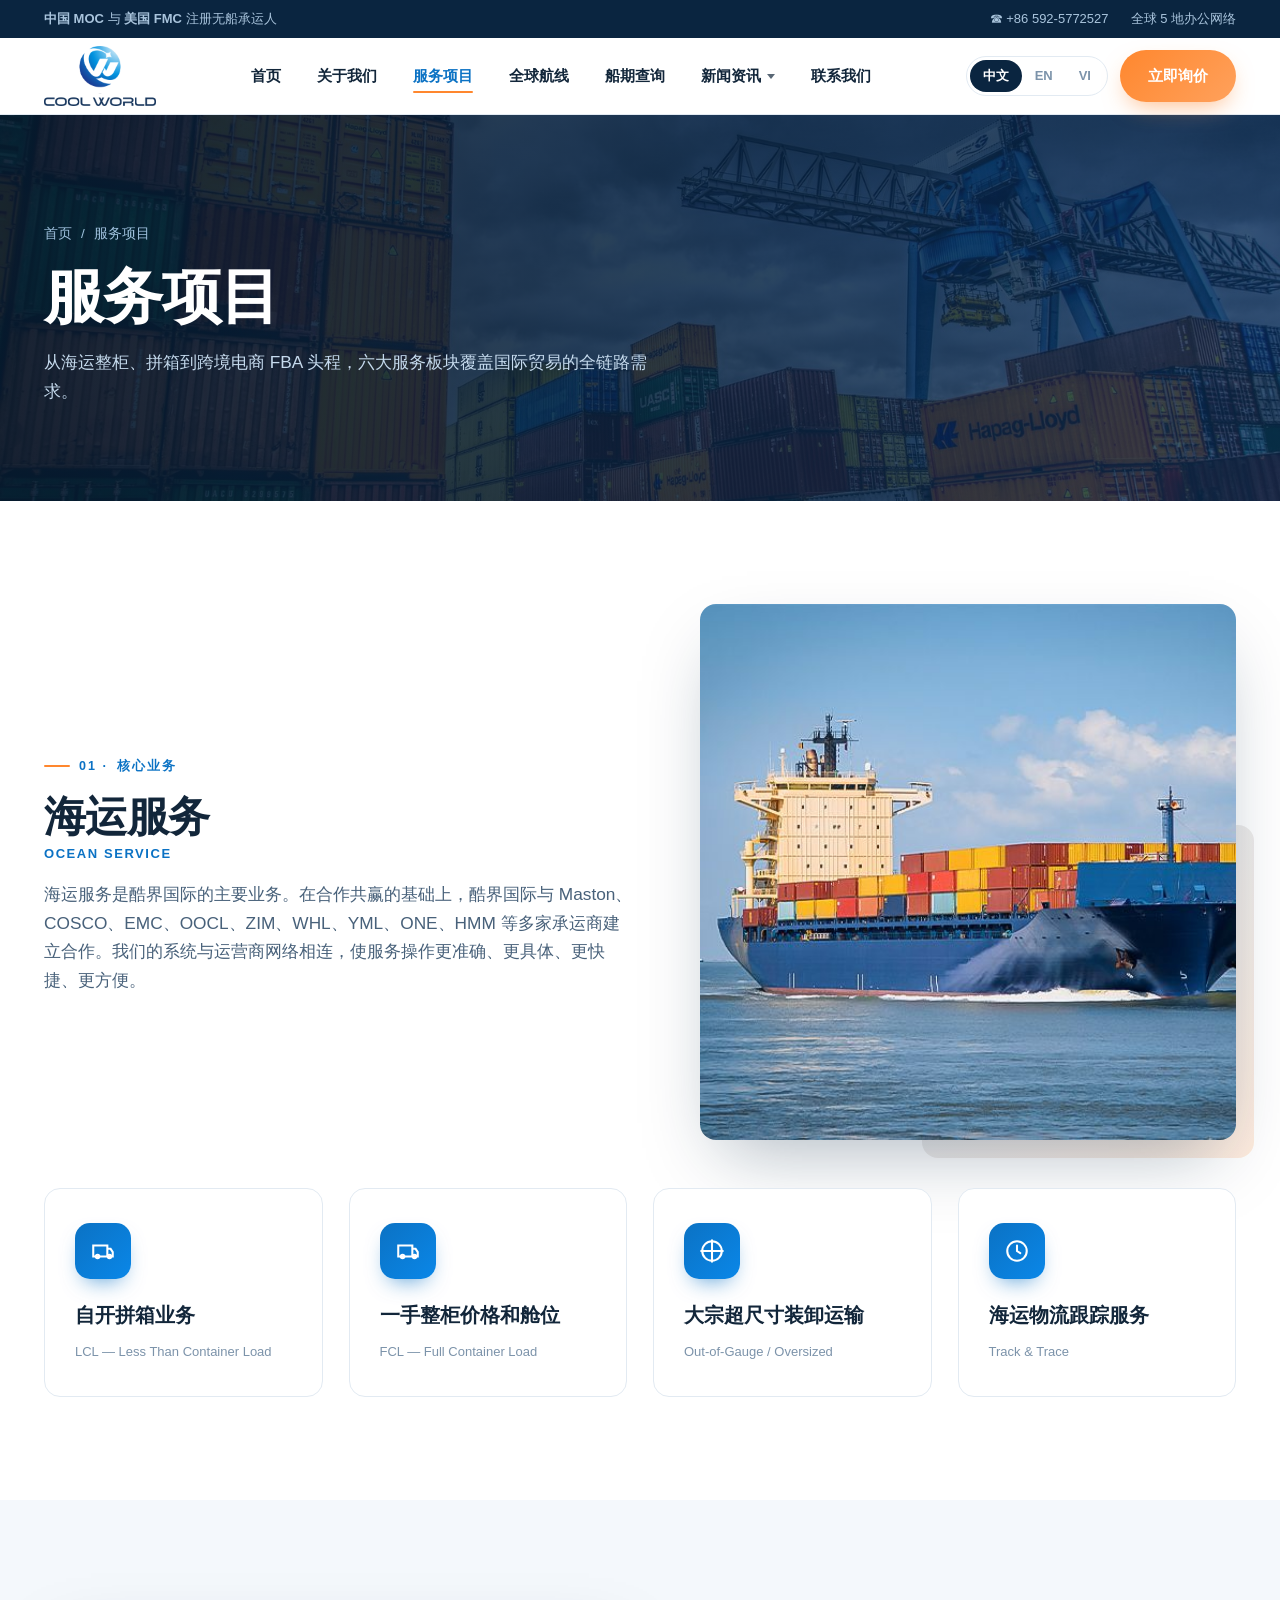
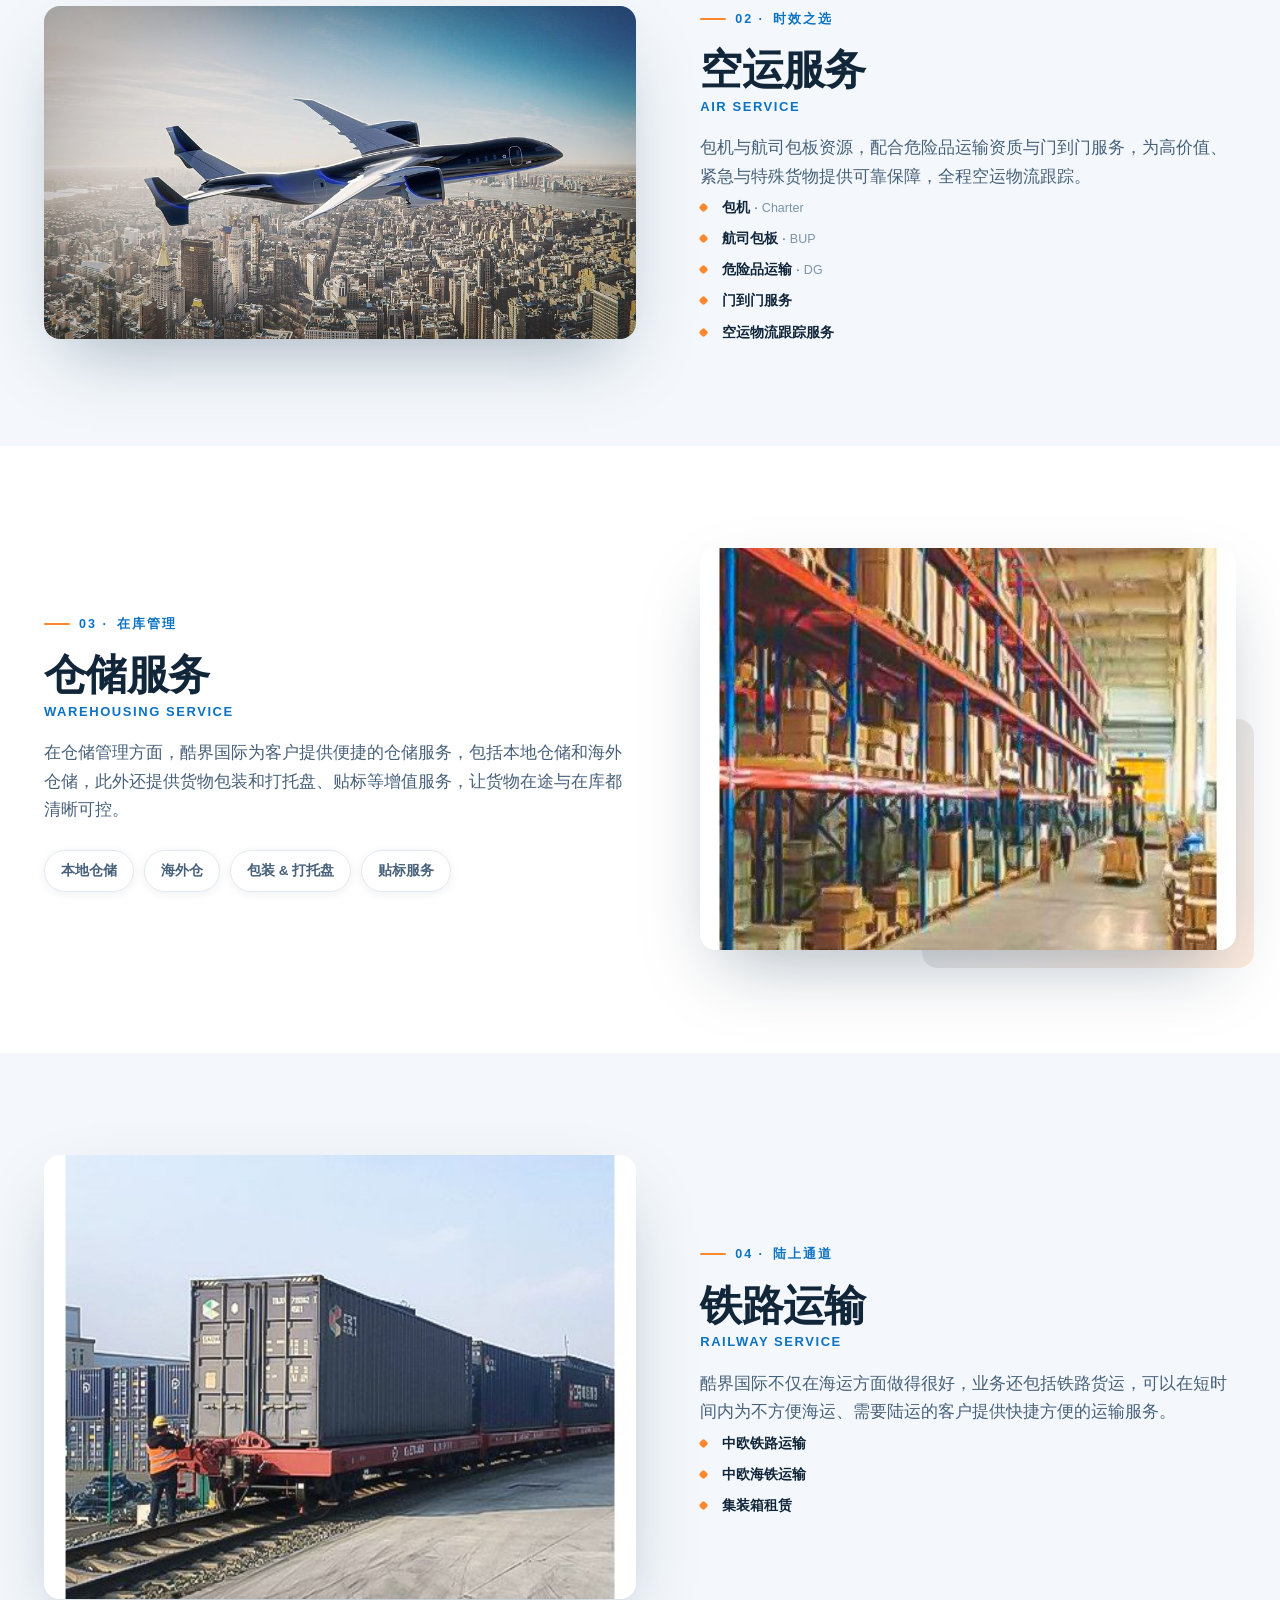
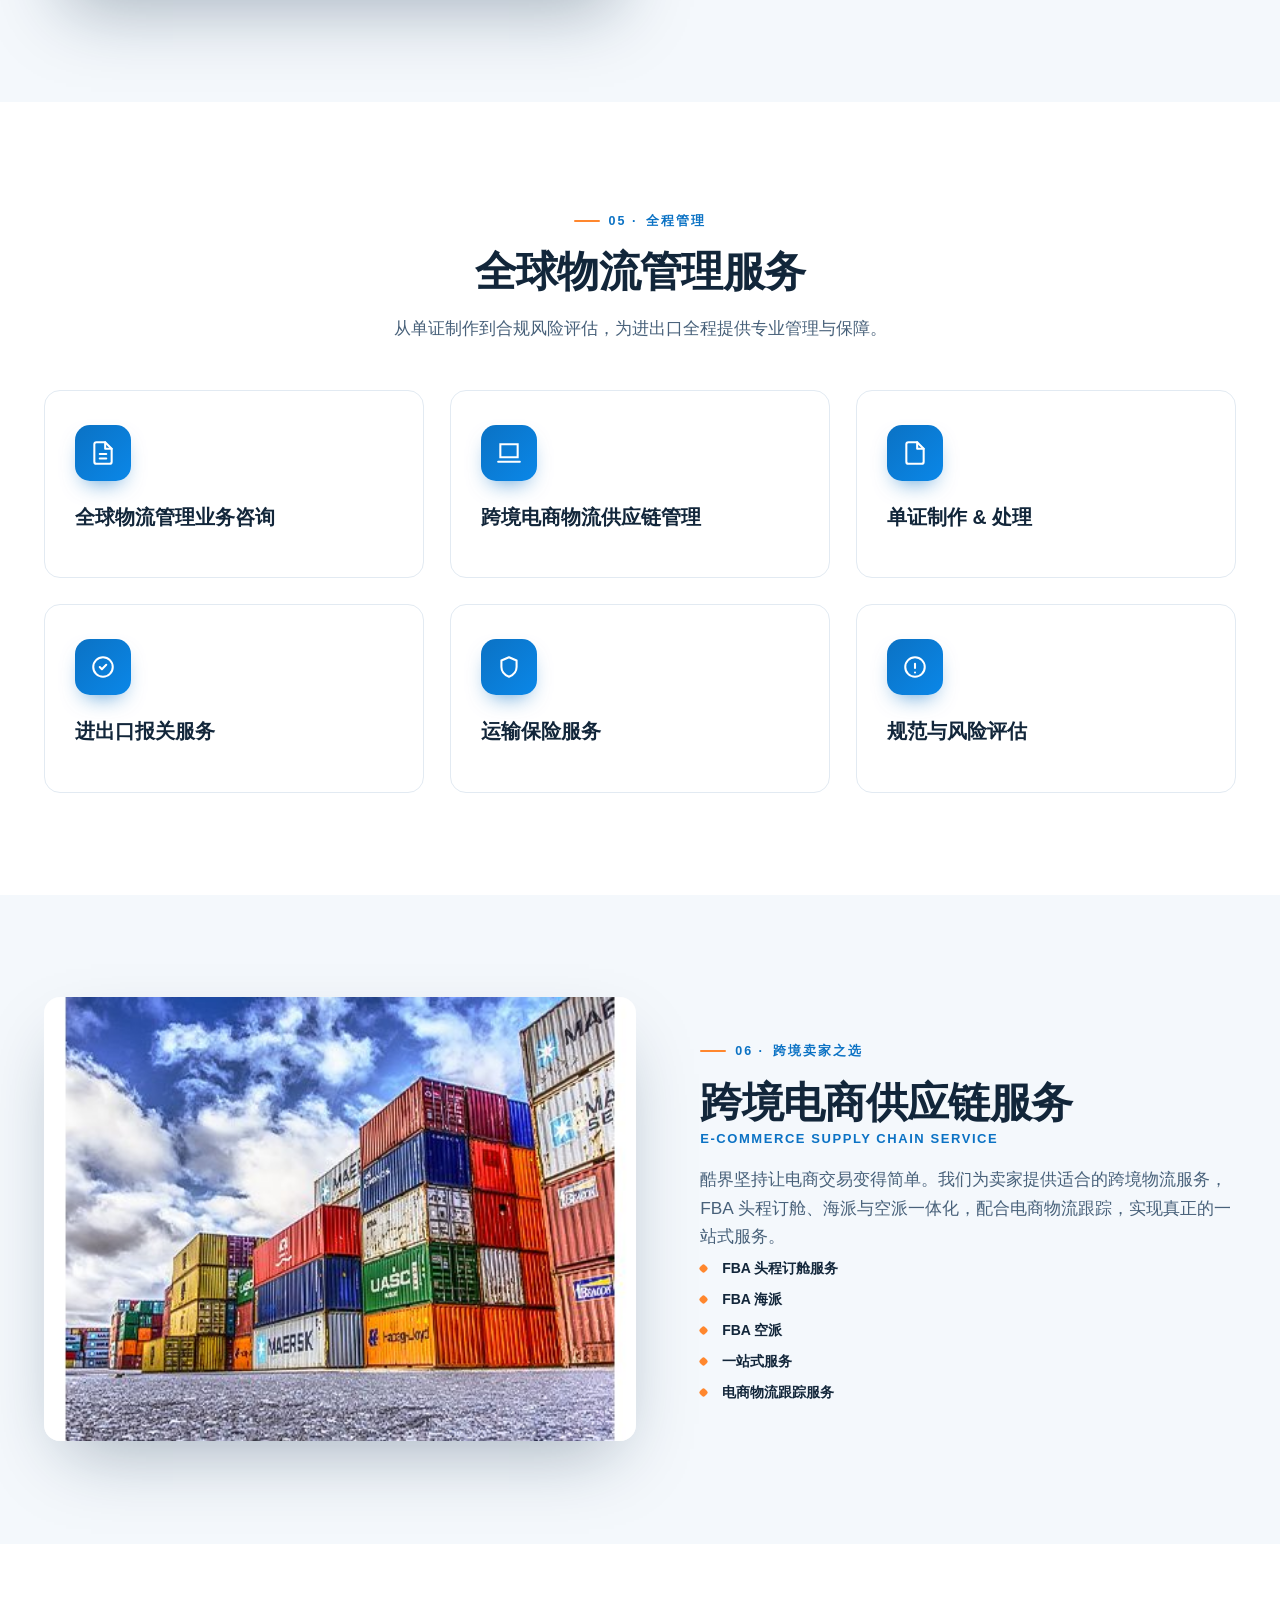
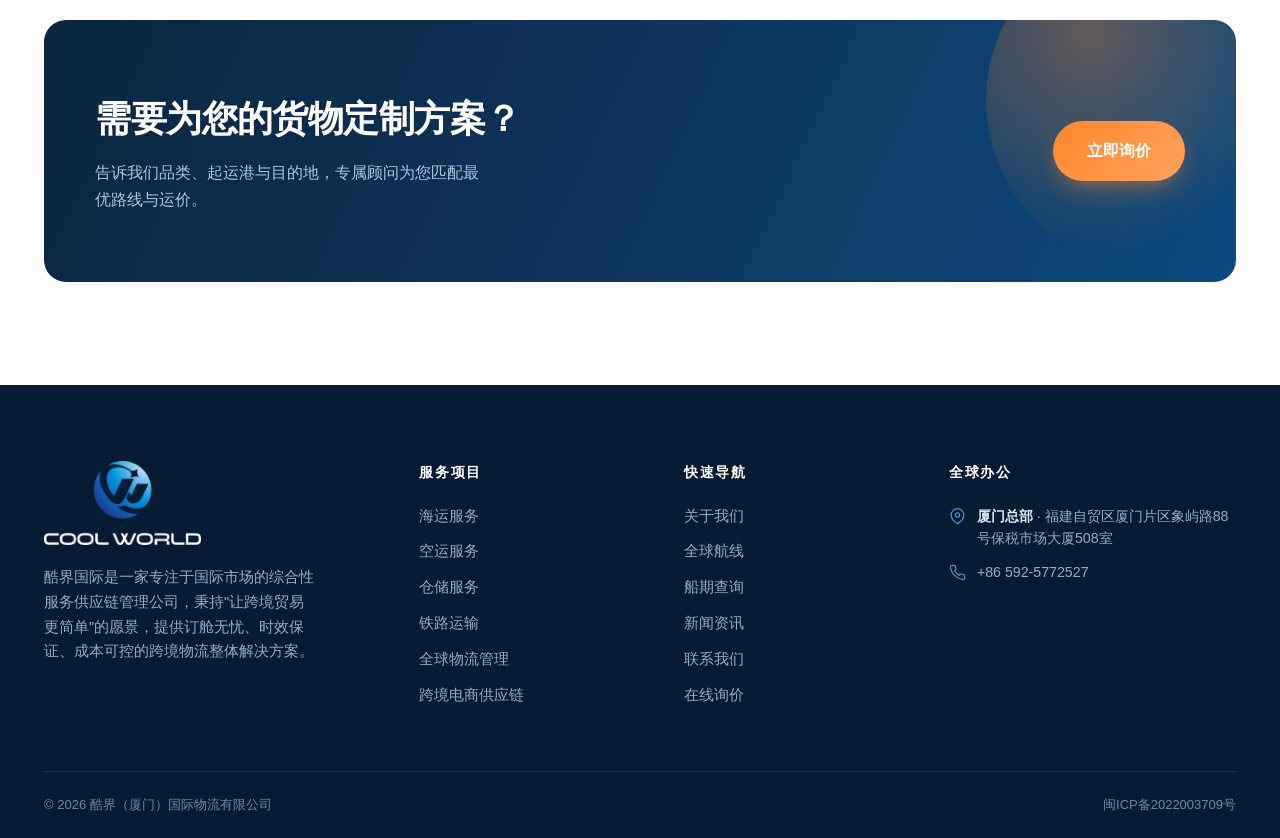
<file: services.html>
<!DOCTYPE html>
<html lang="zh-CN" data-lang="zh">
<head>
<meta charset="UTF-8">
<meta name="viewport" content="width=device-width, initial-scale=1">
<title>服务项目 — 酷界国际 Cool World International</title>
<meta name="description" content="酷界国际服务项目：海运（LCL/FCL/OOG）、空运（包机/包板/危险品）、仓储、铁路、全球物流管理与跨境电商供应链。">
<link rel="icon" type="image/png" href="assets/img/logo-mark.png">
<link rel="stylesheet" href="assets/css/style.css">
</head>
<body>

<div class="topbar">
  <div class="wrap">
    <div class="topbar__group">
      <span data-zh><b>中国 MOC</b> 与 <b>美国 FMC</b> 注册无船承运人</span>
      <span data-en>Licensed NVOCC — China <b>MOC</b> &amp; US <b>FMC</b> registered</span>
      <span data-vi>NVOCC được cấp phép — Đăng ký tại <b>MOC</b> Trung Quốc &amp; <b>FMC</b> Hoa Kỳ</span>
    </div>
    <div class="topbar__group topbar__group--right">
      <a href="tel:+865925772527">☎ +86 592-5772527</a>
      <a href="contact.html" data-zh>全球 5 地办公网络</a>
      <a href="contact.html" data-en>5 Offices Worldwide</a>
      <a href="contact.html" data-vi>5 văn phòng trên toàn cầu</a>
    </div>
  </div>
</div>

<header class="header">
  <div class="wrap">
    <a class="logo" href="index.html" aria-label="Cool World International"><img src="assets/img/logo-vertical.png" alt="Cool World International"></a>
    <nav class="nav" aria-label="主导航">
      <a href="index.html" data-zh>首页</a><a href="index.html" data-en>Home</a><a href="index.html" data-vi>Trang chủ</a>
      <a href="about.html" data-zh>关于我们</a><a href="about.html" data-en>About</a><a href="about.html" data-vi>Giới thiệu</a>
      <a href="services.html" class="is-active" data-zh>服务项目</a><a href="services.html" class="is-active" data-en>Services</a><a href="services.html" class="is-active" data-vi>Dịch vụ</a>
      <a href="routes.html" data-zh>全球航线</a><a href="routes.html" data-en>Routes</a><a href="routes.html" data-vi>Tuyến đường</a>
  <a href="schedule.html" data-zh>船期查询</a><a href="schedule.html" data-en>Schedules</a><a href="schedule.html" data-vi>Lịch tàu</a>
      <div class="nav-drop">
        <span class="nav__item--nolink" data-zh>新闻资讯</span><span class="nav__item--nolink" data-en>News</span><span class="nav__item--nolink" data-vi>Tin tức</span>
        <div class="nav-drop__menu">
          <a href="company-news.html" data-zh>企业动态</a><a href="company-news.html" data-en>Company News</a><a href="company-news.html" data-vi>Tin tức doanh nghiệp</a>
          <a href="news.html" data-zh>公司活动</a><a href="news.html" data-en>Company Activities</a><a href="news.html" data-vi>Hoạt động công ty</a>
          <a href="industry.html" data-zh>行业资讯</a><a href="industry.html" data-en>Industry News</a><a href="industry.html" data-vi>Tin tức ngành</a>
        </div>
      </div>
      <a href="contact.html" data-zh>联系我们</a><a href="contact.html" data-en>Contact</a><a href="contact.html" data-vi>Liên hệ</a>
    </nav>
    <div class="header__cta">
      <div class="lang" role="group" aria-label="Language">
        <button type="button" data-lang-btn="zh">中文</button>
        <button type="button" data-lang-btn="en">EN</button>
        <button type="button" data-lang-btn="vi">VI</button>
      </div>
      <a class="btn btn--accent" href="contact.html" data-zh>立即询价</a>
      <a class="btn btn--accent" href="contact.html" data-en>Get a Quote</a>
      <a class="btn btn--accent" href="contact.html" data-vi>Nhận báo giá</a>
      <button class="burger" aria-label="打开菜单"><svg viewBox="0 0 24 24" fill="none" stroke-width="2" stroke-linecap="round"><path d="M3 6h18M3 12h18M3 18h18"/></svg></button>
    </div>
  </div>
</header>

<div class="mnav">
  <div class="mnav__top">
    <img src="assets/img/logo-vertical-white.png" alt="Cool World" style="height:60px">
    <button class="mnav__close" aria-label="关闭菜单"><svg viewBox="0 0 24 24" fill="none" stroke-width="2" stroke-linecap="round"><path d="M18 6 6 18M6 6l12 12"/></svg></button>
  </div>
  <a href="index.html" data-zh>首页</a><a href="index.html" data-en>Home</a><a href="index.html" data-vi>Trang chủ</a>
  <a href="about.html" data-zh>关于我们</a><a href="about.html" data-en>About Us</a><a href="about.html" data-vi>Giới thiệu</a>
  <a href="services.html" data-zh>服务项目</a><a href="services.html" data-en>Services</a><a href="services.html" data-vi>Dịch vụ</a>
  <a href="routes.html" data-zh>全球航线</a><a href="routes.html" data-en>Routes</a><a href="routes.html" data-vi>Tuyến đường</a>
  <a href="schedule.html" data-zh>船期查询</a><a href="schedule.html" data-en>Schedules</a><a href="schedule.html" data-vi>Lịch tàu</a>
  <span class="nav__item--nolink" data-zh>新闻资讯</span><span class="nav__item--nolink" data-en>News</span><span class="nav__item--nolink" data-vi>Tin tức</span>
  <div class="mnav__sub">
    <a href="company-news.html" data-zh>企业动态</a><a href="company-news.html" data-en>Company News</a><a href="company-news.html" data-vi>Tin tức doanh nghiệp</a>
    <a href="news.html" data-zh>公司活动</a><a href="news.html" data-en>Company Activities</a><a href="news.html" data-vi>Hoạt động công ty</a>
    <a href="industry.html" data-zh>行业资讯</a><a href="industry.html" data-en>Industry News</a><a href="industry.html" data-vi>Tin tức ngành</a>
  </div>
  <a href="contact.html" data-zh>联系我们</a><a href="contact.html" data-en>Contact</a><a href="contact.html" data-vi>Liên hệ</a>
  <div style="margin-top:26px"><div class="lang" style="border-color:rgba(255,255,255,.3);background:transparent">
    <button type="button" data-lang-btn="zh">中文</button>
    <button type="button" data-lang-btn="en">English</button>
    <button type="button" data-lang-btn="vi">Tiếng Việt</button>
  </div></div>
</div>

<section class="pagehero">
  <div class="pagehero__bg"><img src="assets/img/yard.jpg" alt="" fetchpriority="high"></div>
  <div class="wrap">
    <nav class="breadcrumb"><a href="index.html" data-zh>首页</a><a href="index.html" data-en>Home</a><a href="index.html" data-vi>Trang chủ</a><span>/</span><span data-zh>服务项目</span><span data-en>Services</span><span data-vi>Dịch vụ</span></nav>
    <h1 class="h1"><span data-zh>服务项目</span><span data-en>Our Services</span><span data-vi>Dịch vụ</span></h1>
    <p class="lead" data-zh>从海运整柜、拼箱到跨境电商 FBA 头程，六大服务板块覆盖国际贸易的全链路需求。</p>
    <p class="lead" data-en>From FCL/LCL ocean freight to e-commerce FBA first-mile — six service lines covering the entire international trade chain.</p>
    <p class="lead" data-vi>Từ vận tải biển FCL/LCL đến giao hàng FBA giai đoạn đầu cho thương mại điện tử xuyên biên giới — sáu mảng dịch vụ bao phủ toàn bộ chuỗi nhu cầu thương mại quốc tế.</p>
  </div>
</section>

<!-- 01 OCEAN -->
<section class="section" id="ocean">
  <div class="wrap">
    <div class="split">
      <div class="reveal">
        <span class="eyebrow">01 · <span data-zh>核心业务</span><span data-en>Core Business</span><span data-vi>Dịch vụ cốt lõi</span></span>
        <h2 class="h2"><span data-zh>海运服务</span><span data-en>Ocean Freight</span><span data-vi>Dịch vụ đường biển</span></h2>
        <p class="en" style="color:var(--blue);letter-spacing:.12em;text-transform:uppercase;font-weight:700;font-size:13px">Ocean Service</p>
        <p class="lead mt-16" data-zh>海运服务是酷界国际的主要业务。在合作共赢的基础上，酷界国际与 Maston、COSCO、EMC、OOCL、ZIM、WHL、YML、ONE、HMM 等多家承运商建立合作。我们的系统与运营商网络相连，使服务操作更准确、更具体、更快捷、更方便。</p>
        <p class="lead mt-16" data-en>Ocean freight is Cool World's main business. Through win-win cooperation we work with Maston, COSCO, EMC, OOCL, ZIM, WHL, YML, ONE, HMM and more. Our systems connect directly to carrier networks, making operations more accurate, specific, faster and more convenient.</p>
        <p class="lead mt-16" data-vi>Dịch vụ đường biển là mảng kinh doanh chính của Cool World. Trên cơ sở hợp tác cùng thắng, Cool World đã thiết lập quan hệ hợp tác với nhiều nhà vận hành như Maston, COSCO, EMC, OOCL, ZIM, WHL, YML, ONE, HMM. Hệ thống của chúng tôi kết nối trực tiếp với mạng lưới nhà vận hành, giúp hoạt động phục vụ chính xác, cụ thể, nhanh chóng và thuận tiện hơn.</p>
      </div>
      <div class="split__media reveal" data-d="1"><img src="assets/img/card-sea.jpg" alt="海运服务" loading="lazy"></div>
    </div>
    <div class="cards mt-48 cards--4" style="grid-template-columns:repeat(4,1fr)">
      <div class="pillar reveal"><div class="pillar__ico"><svg viewBox="0 0 24 24" fill="none" stroke="currentColor" stroke-width="1.9" stroke-linecap="round"><path d="M3 7h13v10H3zM16 10h3l2 3v4h-5z"/><circle cx="7" cy="17" r="1.6"/><circle cx="18" cy="17" r="1.6"/></svg></div>
        <h3 data-zh>自开拼箱业务</h3><h3 data-en>LCL Consolidation</h3><h3 data-vi>Ký gửi hàng lẻ LCL</h3><p class="en" style="color:var(--ink-3);font-size:13px">LCL — Less Than Container Load</p></div>
      <div class="pillar reveal" data-d="1"><div class="pillar__ico"><svg viewBox="0 0 24 24" fill="none" stroke="currentColor" stroke-width="1.9" stroke-linecap="round"><path d="M3 7h13v10H3zM16 10h3l2 3v4h-5z"/><circle cx="7" cy="17" r="1.6"/><circle cx="18" cy="17" r="1.6"/></svg></div>
        <h3 data-zh>一手整柜价格和舱位</h3><h3 data-en>First-hand FCL Rates</h3><h3 data-vi>Giá &amp; chỗ container FCL trực tiếp</h3><p class="en" style="color:var(--ink-3);font-size:13px">FCL — Full Container Load</p></div>
      <div class="pillar reveal" data-d="2"><div class="pillar__ico"><svg viewBox="0 0 24 24" fill="none" stroke="currentColor" stroke-width="1.9" stroke-linecap="round"><path d="M12 2v20M2 12h20"/><circle cx="12" cy="12" r="9"/></svg></div>
        <h3 data-zh>大宗超尺寸装卸运输</h3><h3 data-en>OOG / Oversized Cargo</h3><h3 data-vi>Vận chuyển hàng quá khổ (OOG)</h3><p class="en" style="color:var(--ink-3);font-size:13px">Out-of-Gauge / Oversized</p></div>
      <div class="pillar reveal" data-d="3"><div class="pillar__ico"><svg viewBox="0 0 24 24" fill="none" stroke="currentColor" stroke-width="1.9" stroke-linecap="round"><circle cx="12" cy="12" r="9"/><path d="M12 7v5l3 2"/></svg></div>
        <h3 data-zh>海运物流跟踪服务</h3><h3 data-en>Ocean Track &amp; Trace</h3><h3 data-vi>Theo dõi &amp; truy vết đường biển</h3><p class="en" style="color:var(--ink-3);font-size:13px">Track &amp; Trace</p></div>
    </div>
  </div>
</section>

<!-- 02 AIR -->
<section class="section section--mist" id="air">
  <div class="wrap">
    <div class="split">
      <div class="split__media reveal"><img src="assets/img/air.jpg" alt="空运服务" loading="lazy"></div>
      <div class="reveal" data-d="1">
        <span class="eyebrow">02 · <span data-zh>时效之选</span><span data-en>Speed First</span><span data-vi>Lựa chọn tốc độ</span></span>
        <h2 class="h2"><span data-zh>空运服务</span><span data-en>Air Freight</span><span data-vi>Dịch vụ đường không</span></h2>
        <p class="en" style="color:var(--blue);letter-spacing:.12em;text-transform:uppercase;font-weight:700;font-size:13px">Air Service</p>
        <p class="lead mt-16" data-zh>包机与航司包板资源，配合危险品运输资质与门到门服务，为高价值、紧急与特殊货物提供可靠保障，全程空运物流跟踪。</p>
        <p class="lead mt-16" data-en>Charter and block space agreements, dangerous goods capability and door-to-door service provide reliable coverage for high-value, urgent and special cargo — with full air track &amp; trace.</p>
        <p class="lead mt-16" data-vi>Nguồn lực thuê máy bay và mua không gian trên bảng của hãng hàng không, kết hợp với năng lực vận chuyển hàng nguy hiểm và dịch vụ cửa đến cửa, cung cấp sự bảo đảm đáng tin cậy cho hàng hóa giá trị cao, khẩn cấp và đặc biệt, với dịch vụ theo dõi &amp; truy vết đường không toàn trình.</p>
        <ul class="card__list mt-24">
          <li><b data-zh>包机</b><b data-en>Commercial Charter</b><b data-vi>Thuê máy bay</b> · <span class="en">Charter</span></li>
          <li><b data-zh>航司包板</b><b data-en>Carrier Block Space</b><b data-vi>Mua không gian trên bảng hãng hàng không</b> · <span class="en">BUP</span></li>
          <li><b data-zh>危险品运输</b><b data-en>Hazardous Transport</b><b data-vi>Vận chuyển hàng nguy hiểm</b> · <span class="en">DG</span></li>
          <li><b data-zh>门到门服务</b><b data-en>Door to Door Service</b><b data-vi>Dịch vụ cửa đến cửa</b></li>
          <li><b data-zh>空运物流跟踪服务</b><b data-en>Air Track &amp; Trace</b><b data-vi>Theo dõi &amp; truy vết đường không</b></li>
        </ul>
      </div>
    </div>
  </div>
</section>

<!-- 03 WAREHOUSING -->
<section class="section" id="warehousing">
  <div class="wrap">
    <div class="split">
      <div class="reveal">
        <span class="eyebrow">03 · <span data-zh>在库管理</span><span data-en>In-Warehouse</span><span data-vi>Quản lý trong kho</span></span>
        <h2 class="h2"><span data-zh>仓储服务</span><span data-en>Warehousing Service</span><span data-vi>Dịch vụ kho bãi</span></h2>
        <p class="en" style="color:var(--blue);letter-spacing:.12em;text-transform:uppercase;font-weight:700;font-size:13px">Warehousing Service</p>
        <p class="lead mt-16" data-zh>在仓储管理方面，酷界国际为客户提供便捷的仓储服务，包括本地仓储和海外仓储，此外还提供货物包装和打托盘、贴标等增值服务，让货物在途与在库都清晰可控。</p>
        <p class="lead mt-16" data-en>Cool World provides convenient warehousing with both local and overseas facilities, plus value-added services including packaging, palletising and labelling — keeping cargo visible and in control in transit and in storage.</p>
        <p class="lead mt-16" data-vi>Về quản lý kho bãi, Cool World cung cấp cho khách hàng dịch vụ kho bãi tiện lợi, bao gồm kho nội địa và kho nước ngoài, đồng thời cung cấp các dịch vụ gia trị như đóng gói hàng hóa, xếp pallet và dán nhãn, giúp hàng hóa luôn rõ ràng và kiểm soát được trong quá trình vận chuyển và lưu kho.</p>
        <div class="chips">
          <span class="chip" data-zh>本地仓储</span><span class="chip" data-zh>海外仓</span><span class="chip" data-zh>包装 &amp; 打托盘</span><span class="chip" data-zh>贴标服务</span>
          <span class="chip" data-en>Local Warehousing</span><span class="chip" data-en>Overseas Warehouse</span><span class="chip" data-en>Packaging &amp; Pallets</span><span class="chip" data-en>Labelling</span>
          <span class="chip" data-vi>Kho nội địa</span><span class="chip" data-vi>Kho nước ngoài</span><span class="chip" data-vi>Đóng gói &amp; xếp pallet</span><span class="chip" data-vi>Dịch vụ dán nhãn</span>
        </div>
      </div>
      <div class="split__media reveal" data-d="1"><img src="assets/img/warehouse.jpg" alt="仓储服务" loading="lazy"></div>
    </div>
  </div>
</section>

<!-- 04 RAILWAY -->
<section class="section section--mist" id="railway">
  <div class="wrap">
    <div class="split">
      <div class="split__media reveal"><img src="assets/img/rail.jpg" alt="铁路运输" loading="lazy"></div>
      <div class="reveal" data-d="1">
        <span class="eyebrow">04 · <span data-zh>陆上通道</span><span data-en>Land Corridor</span><span data-vi>Hành lang đường bộ</span></span>
        <h2 class="h2"><span data-zh>铁路运输</span><span data-en>Railway Service</span><span data-vi>Dịch vụ đường sắt</span></h2>
        <p class="en" style="color:var(--blue);letter-spacing:.12em;text-transform:uppercase;font-weight:700;font-size:13px">Railway Service</p>
        <p class="lead mt-16" data-zh>酷界国际不仅在海运方面做得很好，业务还包括铁路货运，可以在短时间内为不方便海运、需要陆运的客户提供快捷方便的运输服务。</p>
        <p class="lead mt-16" data-en>Beyond ocean freight, Cool World also operates railway cargo services — providing fast, convenient solutions in a short time for customers who cannot use ocean and need land transport.</p>
        <p class="lead mt-16" data-vi>Cool World không chỉ hoạt động tốt trong lĩnh vực đường biển, mà còn cung cấp dịch vụ vận chuyển hàng đường sắt, có thể cung cấp dịch vụ vận chuyển nhanh chóng và thuận tiện trong thời gian ngắn cho khách hàng không thể sử dụng đường biển và cần vận chuyển đường bộ.</p>
        <ul class="card__list mt-24">
          <li><b data-zh>中欧铁路运输</b><b data-en>China–Europe Railway Transportation</b><b data-vi>Vận chuyển đường sắt Trung Quốc - Châu Âu</b></li>
          <li><b data-zh>中欧海铁运输</b><b data-en>China–Europe Sea-Rail Transportation</b><b data-vi>Vận chuyển biển - sắt Trung Quốc - Châu Âu</b></li>
          <li><b data-zh>集装箱租赁</b><b data-en>Container Leasing</b><b data-vi>Thuê container</b></li>
        </ul>
      </div>
    </div>
  </div>
</section>

<!-- 05 LOGISTICS MANAGEMENT -->
<section class="section" id="logistics">
  <div class="wrap">
    <div class="center reveal">
      <span class="eyebrow">05 · <span data-zh>全程管理</span><span data-en>Full Management</span><span data-vi>Quản lý toàn trình</span></span>
      <h2 class="h2"><span data-zh>全球物流管理服务</span><span data-en>Global Logistics Management</span><span data-vi>Dịch vụ quản lý logistics toàn cầu</span></h2>
      <p class="lead mt-16" data-zh>从单证制作到合规风险评估，为进出口全程提供专业管理与保障。</p>
      <p class="lead mt-16" data-en>From documentation to compliance and risk assessment — professional management and protection across the entire import/export flow.</p>
      <p class="lead mt-16" data-vi>Từ việc làm chứng từ đến đánh giá rủi ro tuân thủ — cung cấp quản lý và bảo đảm chuyên nghiệp cho toàn bộ quy trình xuất nhập khẩu.</p>
    </div>
    <div class="cards mt-48 cards--4" style="grid-template-columns:repeat(3,1fr)">
      <div class="pillar reveal"><div class="pillar__ico"><svg viewBox="0 0 24 24" fill="none" stroke="currentColor" stroke-width="1.9" stroke-linecap="round" stroke-linejoin="round"><path d="M14 2H6a2 2 0 0 0-2 2v16a2 2 0 0 0 2 2h12a2 2 0 0 0 2-2V8z"/><path d="M14 2v6h6M9 13h6M9 17h6"/></svg></div>
        <h3 data-zh>全球物流管理业务咨询</h3><h3 data-en>Global Logistics Consultancy</h3><h3 data-vi>Tư vấn quản lý logistics toàn cầu</h3></div>
      <div class="pillar reveal" data-d="1"><div class="pillar__ico"><svg viewBox="0 0 24 24" fill="none" stroke="currentColor" stroke-width="1.9" stroke-linecap="round"><path d="M4 4h16v12H4zM2 20h20"/></svg></div>
        <h3 data-zh>跨境电商物流供应链管理</h3><h3 data-en>E-commerce Logistics Management</h3><h3 data-vi>Quản lý chuỗi cung ứng logistics TMĐT xuyên biên giới</h3></div>
      <div class="pillar reveal" data-d="2"><div class="pillar__ico"><svg viewBox="0 0 24 24" fill="none" stroke="currentColor" stroke-width="1.9" stroke-linecap="round" stroke-linejoin="round"><path d="M14 2H6a2 2 0 0 0-2 2v16a2 2 0 0 0 2 2h12a2 2 0 0 0 2-2V8z"/><path d="M14 2v6h6"/></svg></div>
        <h3 data-zh>单证制作 &amp; 处理</h3><h3 data-en>Documentation &amp; Processing</h3><h3 data-vi>Làm chứng từ &amp; xử lý</h3></div>
      <div class="pillar reveal"><div class="pillar__ico"><svg viewBox="0 0 24 24" fill="none" stroke="currentColor" stroke-width="1.9" stroke-linecap="round" stroke-linejoin="round"><path d="M9 12l2 2 4-4"/><circle cx="12" cy="12" r="9"/></svg></div>
        <h3 data-zh>进出口报关服务</h3><h3 data-en>Export &amp; Import Customs Brokerage</h3><h3 data-vi>Dịch vụ thông quan xuất nhập khẩu</h3></div>
      <div class="pillar reveal" data-d="1"><div class="pillar__ico"><svg viewBox="0 0 24 24" fill="none" stroke="currentColor" stroke-width="1.9" stroke-linecap="round" stroke-linejoin="round"><path d="M12 3l7 3v6c0 4.4-3 7.4-7 9-4-1.6-7-4.6-7-9V6z"/></svg></div>
        <h3 data-zh>运输保险服务</h3><h3 data-en>Marine / Transport Insurance</h3><h3 data-vi>Dịch vụ bảo hiểm vận tải</h3></div>
      <div class="pillar reveal" data-d="2"><div class="pillar__ico"><svg viewBox="0 0 24 24" fill="none" stroke="currentColor" stroke-width="1.9" stroke-linecap="round"><path d="M12 9v4M12 17h.01"/><circle cx="12" cy="12" r="9"/></svg></div>
        <h3 data-zh>规范与风险评估</h3><h3 data-en>Compliance &amp; Risk Assessment</h3><h3 data-vi>Tuân thủ &amp; đánh giá rủi ro</h3></div>
    </div>
  </div>
</section>

<!-- 06 E-COMMERCE -->
<section class="section section--mist" id="ecommerce">
  <div class="wrap">
    <div class="split">
      <div class="split__media reveal"><img src="assets/img/ecommerce.jpg" alt="跨境电商供应链" loading="lazy"></div>
      <div class="reveal" data-d="1">
        <span class="eyebrow">06 · <span data-zh>跨境卖家之选</span><span data-en>For Cross-border Sellers</span><span data-vi>Lựa chọn cho người bán xuyên biên giới</span></span>
        <h2 class="h2"><span data-zh>跨境电商供应链服务</span><span data-en>E-commerce Supply Chain</span><span data-vi>Dịch vụ chuỗi cung ứng TMĐT xuyên biên giới</span></h2>
        <p class="en" style="color:var(--blue);letter-spacing:.12em;text-transform:uppercase;font-weight:700;font-size:13px">E-commerce Supply Chain Service</p>
        <p class="lead mt-16" data-zh>酷界坚持让电商交易变得简单。我们为卖家提供适合的跨境物流服务，FBA 头程订舱、海派与空派一体化，配合电商物流跟踪，实现真正的一站式服务。</p>
        <p class="lead mt-16" data-en>Cool World is committed to making e-commerce simple. We provide tailored cross-border logistics for sellers — integrated FBA first-mile booking, sea and air express delivery, with e-commerce track &amp; trace for true one-stop service.</p>
        <p class="lead mt-16" data-vi>Cool World cam kết làm cho thương mại điện tử đơn giản hơn. Chúng tôi cung cấp dịch vụ logistics xuyên biên giới phù hợp cho người bán — đặt kho FBA giai đoạn đầu, giao hàng đường biển và đường không tích hợp, kết hợp theo dõi logistics thương mại điện tử, mang lại dịch vụ một cửa thực sự.</p>
        <ul class="card__list mt-24">
          <li><b data-zh>FBA 头程订舱服务</b><b data-en>FBA Sea &amp; Air First-mile Booking</b><b data-vi>Dịch vụ đặt kho FBA giai đoạn đầu (biển &amp; không)</b></li>
          <li><b data-zh>FBA 海派</b><b data-en>FBA Sea-Courier &amp; Sea-Truck Delivery</b><b data-vi>Giao FBA đường biển</b></li>
          <li><b data-zh>FBA 空派</b><b data-en>FBA Air-Courier &amp; Air-Truck Delivery</b><b data-vi>Giao FBA đường không</b></li>
          <li><b data-zh>一站式服务</b><b data-en>One-Stop-Shop Service</b><b data-vi>Dịch vụ một cửa</b></li>
          <li><b data-zh>电商物流跟踪服务</b><b data-en>E-commerce Track &amp; Trace</b><b data-vi>Theo dõi &amp; truy vết logistics TMĐT</b></li>
        </ul>
      </div>
    </div>
  </div>
</section>

<section class="section--tight" style="padding-bottom:clamp(64px,8vw,110px)">
  <div class="wrap">
    <div class="cta-band reveal">
      <div>
        <h2 data-zh>需要为您的货物定制方案？</h2>
        <h2 data-en>Need a plan tailored to your cargo?</h2>
        <h2 data-vi>Cần một phương án phù hợp cho hàng hóa của bạn?</h2>
        <p data-zh>告诉我们品类、起运港与目的地，专属顾问为您匹配最优路线与运价。</p>
        <p data-en>Tell us the commodity, origin port and destination — our specialist will match the best route and rate.</p>
        <p data-vi>Hãy cho chúng tôi biết loại hàng, cảng khởi hành và điểm đến — chuyên viên của chúng tôi sẽ đối sánh tuyến đường và mức giá tốt nhất.</p>
      </div>
      <div class="cta-band__btns">
        <a class="btn btn--accent btn--lg" href="contact.html#quote" data-zh>立即询价</a>
        <a class="btn btn--accent btn--lg" href="contact.html#quote" data-en>Get a Quote</a>
        <a class="btn btn--accent btn--lg" href="contact.html#quote" data-vi>Nhận báo giá</a>
      </div>
    </div>
  </div>
</section>

<footer class="footer">
  <div class="wrap">
    <div class="footer__grid">
      <div class="footer__about">
        <img src="assets/img/logo-vertical-white.png" alt="Cool World International">
        <p data-zh>酷界国际是一家专注于国际市场的综合性服务供应链管理公司，秉持"让跨境贸易更简单"的愿景，提供订舱无忧、时效保证、成本可控的跨境物流整体解决方案。</p>
        <p data-en>Cool World International is a comprehensive supply chain management company focused on international markets, delivering worry-free booking, guaranteed transit times and cost-controlled cross-border logistics.</p>
        <p data-vi>Cool World International là công ty quản lý chuỗi cung ứng dịch vụ tổng hợp tập trung vào thị trường quốc tế, giữ vững tầm nhìn "làm cho thương mại xuyên biên giới đơn giản hơn", cung cấp giải pháp tổng thể logistics xuyên biên giới với đặt kho không lo lắng, thời gian vận chuyển đảm bảo và chi phí kiểm soát được.</p>
      </div>
      <div>
        <h4 data-zh>服务项目</h4><h4 data-en>Services</h4><h4 data-vi>Dịch vụ</h4>
        <ul>
          <li><a href="services.html#ocean" data-zh>海运服务</a><a href="services.html#ocean" data-en>Ocean Freight</a><a href="services.html#ocean" data-vi>Dịch vụ đường biển</a></li>
          <li><a href="services.html#air" data-zh>空运服务</a><a href="services.html#air" data-en>Air Freight</a><a href="services.html#air" data-vi>Dịch vụ đường không</a></li>
          <li><a href="services.html#warehousing" data-zh>仓储服务</a><a href="services.html#warehousing" data-en>Warehousing</a><a href="services.html#warehousing" data-vi>Kho bãi</a></li>
          <li><a href="services.html#railway" data-zh>铁路运输</a><a href="services.html#railway" data-en>Railway Freight</a><a href="services.html#railway" data-vi>Vận chuyển đường sắt</a></li>
          <li><a href="services.html#logistics" data-zh>全球物流管理</a><a href="services.html#logistics" data-en>Logistics Management</a><a href="services.html#logistics" data-vi>Quản lý logistics toàn cầu</a></li>
          <li><a href="services.html#ecommerce" data-zh>跨境电商供应链</a><a href="services.html#ecommerce" data-en>E-commerce Supply Chain</a><a href="services.html#ecommerce" data-vi>Chuỗi cung ứng TMĐT xuyên biên giới</a></li>
        </ul>
      </div>
      <div>
        <h4 data-zh>快速导航</h4><h4 data-en>Quick Links</h4><h4 data-vi>Liên kết nhanh</h4>
        <ul>
          <li><a href="about.html" data-zh>关于我们</a><a href="about.html" data-en>About Us</a><a href="about.html" data-vi>Giới thiệu</a></li>
          <li><a href="routes.html" data-zh>全球航线</a><a href="routes.html" data-en>Global Routes</a><a href="routes.html" data-vi>Tuyến đường toàn cầu</a></li>
          <li><a href="schedule.html" data-zh>船期查询</a><a href="schedule.html" data-en>Schedules</a><a href="schedule.html" data-vi>Lịch tàu</a></li>
          <li><a href="news.html" data-zh>新闻资讯</a><a href="news.html" data-en>News</a><a href="news.html" data-vi>Tin tức</a></li>
          <li><a href="contact.html" data-zh>联系我们</a><a href="contact.html" data-en>Contact</a><a href="contact.html" data-vi>Liên hệ</a></li>
          <li><a href="contact.html#quote" data-zh>在线询价</a><a href="contact.html#quote" data-en>Get a Quote</a><a href="contact.html#quote" data-vi>Nhận báo giá</a></li>
        </ul>
      </div>
      <div>
        <h4 data-zh>全球办公</h4><h4 data-en>Global Offices</h4><h4 data-vi>Văn phòng toàn cầu</h4>
        <ul>
          <li class="office__row"><svg viewBox="0 0 24 24" fill="none" stroke="currentColor" stroke-width="1.8" stroke-linecap="round"><path d="M21 10c0 7-9 12-9 12S3 17 3 10a9 9 0 0 1 18 0z"/><circle cx="12" cy="10" r="3"/></svg>
            <span data-zh><b style="color:#DCEAF6">厦门总部</b> · 福建自贸区厦门片区象屿路88号保税市场大厦508室</span>
            <span data-en><b style="color:#DCEAF6">Xiamen HQ</b> · Room 508, Bonded Market Tower, No.88 Xiangyu Rd, FTZ Xiamen</span>
            <span data-vi><b style="color:#DCEAF6">Trụ sở Xiamen</b> · Phòng 508, Tháp Thị trường Đặc khu, Số 88 Đường Xiangyu, FTZ Xiamen</span></li>
          <li class="office__row"><svg viewBox="0 0 24 24" fill="none" stroke="currentColor" stroke-width="1.8" stroke-linecap="round"><path d="M22 16.9v3a2 2 0 0 1-2.2 2 19.8 19.8 0 0 1-8.6-3.1 19.5 19.5 0 0 1-6-6A19.8 19.8 0 0 1 2.1 4.2 2 2 0 0 1 4.1 2h3a2 2 0 0 1 2 1.7c.1 1 .4 2 .7 2.9a2 2 0 0 1-.5 2.1L8.1 9.9a16 16 0 0 0 6 6l1.2-1.2a2 2 0 0 1 2.1-.5c.9.3 1.9.6 2.9.7a2 2 0 0 1 1.7 2z"/></svg>
            <a href="tel:+865925772527">+86 592-5772527</a></li>
        </ul>
      </div>
    </div>
    <div class="footer__bottom">
      <span>© <span data-year>2026</span> <span data-zh>酷界（厦门）国际物流有限公司</span><span data-en>Cool World (Xiamen) International Logistics Co., Ltd.</span><span data-vi>Công ty TNHH Logistics Quốc tế Cool World (Hạ Môn)</span></span>
      <span><a href="https://beian.miit.gov.cn/" target="_blank" rel="noopener">闽ICP备2022003709号</a></span>
    </div>
  </div>
</footer>

<script src="assets/js/main.js"></script>
</body>
</html>
</file>
<file: assets/css/style.css>
/* =========================================================
   COOL WORLD INTERNATIONAL — Design System
   Palette: Ocean Navy #0A2540 · Brand Blue #0B72C4 → #0A87E8
            Signal Orange #FF872E · Mist #F4F8FC
   ========================================================= */

:root{
  --navy:#0A2540;
  --navy-2:#0F3258;
  --blue:#0B72C4;
  --blue-bright:#0A87E8;
  --blue-deep:#085A99;
  --orange:#FF872E;
  --orange-deep:#E96F12;
  --mist:#F4F8FC;
  --line:#E2EAF2;
  --ink:#12263A;
  --ink-2:#48617A;
  --ink-3:#7C93AA;
  --white:#fff;
  --radius:16px;
  --radius-sm:10px;
  --shadow-sm:0 2px 10px rgba(10,37,64,.07);
  --shadow:0 14px 40px -12px rgba(10,37,64,.20);
  --shadow-lg:0 30px 70px -22px rgba(10,37,64,.34);
  --ease:cubic-bezier(.22,.61,.36,1);
  --header-h:76px;
  --maxw:1240px;
}

*,*::before,*::after{box-sizing:border-box;margin:0;padding:0}
html{scroll-behavior:smooth;-webkit-text-size-adjust:100%}
body{
  font-family:"Inter","HarmonyOS Sans SC","PingFang SC","Microsoft YaHei","Segoe UI",-apple-system,BlinkMacSystemFont,sans-serif;
  color:var(--ink);
  background:var(--white);
  line-height:1.65;
  font-size:16px;
  overflow-x:hidden;
}
img{max-width:100%;display:block}
a{color:inherit;text-decoration:none}
ul{list-style:none}
button{font:inherit;cursor:pointer;border:0;background:none}
input,select,textarea{font:inherit}

/* ---------- trilingual switch ---------- */
html[data-lang="en"] [data-zh], html[data-lang="en"] [data-vi]{display:none !important}
html[data-lang="zh"] [data-en], html[data-lang="zh"] [data-vi]{display:none !important}
html[data-lang="vi"] [data-zh], html[data-lang="vi"] [data-en]{display:none !important}

/* ---------- layout ---------- */
.wrap{max-width:var(--maxw);margin:0 auto;padding:0 24px}
.section{padding:clamp(64px,8vw,110px) 0}
.section--tight{padding:clamp(48px,6vw,76px) 0}
.section--mist{background:var(--mist)}
.section--navy{background:var(--navy);color:#EAF2FA}

.eyebrow{
  display:inline-flex;align-items:center;gap:9px;
  font-size:12.5px;font-weight:700;letter-spacing:.16em;text-transform:uppercase;
  color:var(--blue);margin-bottom:16px;
}
.eyebrow::before{content:"";width:26px;height:2px;background:var(--orange);border-radius:2px}
.section--navy .eyebrow{color:#8CC6F2}

.h1{font-size:clamp(34px,5vw,60px);line-height:1.12;font-weight:800;letter-spacing:-.02em}
.h2{font-size:clamp(27px,3.4vw,42px);line-height:1.2;font-weight:800;letter-spacing:-.015em}
.h3{font-size:clamp(19px,2vw,24px);line-height:1.3;font-weight:750}
.lead{font-size:clamp(16px,1.35vw,19px);color:var(--ink-2);max-width:62ch}
.section--navy .lead{color:#B7CFE4}
.center{text-align:center}
.center .lead{margin-inline:auto}
.mt-8{margin-top:8px}.mt-16{margin-top:16px}.mt-24{margin-top:24px}.mt-32{margin-top:32px}.mt-48{margin-top:48px}

/* ---------- buttons ---------- */
.btn{
  display:inline-flex;align-items:center;justify-content:center;gap:10px;
  padding:14px 28px;border-radius:999px;font-weight:700;font-size:15px;
  transition:transform .25s var(--ease),box-shadow .25s var(--ease),background .25s;
  white-space:nowrap;
}
.btn svg{width:17px;height:17px;flex:none}
.btn--primary{background:linear-gradient(135deg,var(--blue) 0%,var(--blue-bright) 100%);color:#fff;box-shadow:0 10px 24px -8px rgba(11,114,196,.65)}
.btn--primary:hover{transform:translateY(-2px);box-shadow:0 16px 32px -10px rgba(11,114,196,.7)}
.btn--accent{background:linear-gradient(135deg,var(--orange) 0%,#FFA15C 100%);color:#fff;box-shadow:0 10px 24px -8px rgba(255,135,46,.6)}
.btn--accent:hover{transform:translateY(-2px)}
.btn--ghost{border:1.5px solid rgba(255,255,255,.55);color:#fff;background:rgba(255,255,255,.07);backdrop-filter:blur(6px)}
.btn--ghost:hover{background:rgba(255,255,255,.16);transform:translateY(-2px)}
.btn--outline{border:1.5px solid var(--line);color:var(--ink);background:#fff}
.btn--outline:hover{border-color:var(--blue);color:var(--blue);transform:translateY(-2px)}
.btn--lg{padding:17px 34px;font-size:16px}

/* ---------- header ---------- */
.topbar{
  background:var(--navy);color:#A9C4DC;font-size:13px;
  position:relative;z-index:60;
}
.topbar .wrap{display:flex;align-items:center;justify-content:space-between;min-height:38px;gap:16px}
.topbar__group{display:flex;gap:22px;align-items:center}
.topbar a:hover{color:#fff}
.topbar svg{width:14px;height:14px;vertical-align:-2px;margin-right:6px}

.header{
  position:sticky;top:0;z-index:50;
  background:rgba(255,255,255,.92);backdrop-filter:blur(14px);
  border-bottom:1px solid var(--line);
  transition:box-shadow .3s;
}
.header.is-stuck{box-shadow:0 6px 24px -12px rgba(10,37,64,.22)}
.header .wrap{display:flex;align-items:center;justify-content:space-between;height:var(--header-h);gap:20px}
.logo img{height:60px;width:auto}
.logo--mark img{height:42px}

.nav{display:flex;align-items:center;gap:6px}
.nav a{
  position:relative;padding:10px 15px;border-radius:9px;font-weight:650;font-size:15px;color:var(--ink);
  transition:color .2s,background .2s;
}
.nav a::after{
  content:"";position:absolute;left:15px;right:15px;bottom:5px;height:2px;border-radius:2px;
  background:var(--orange);transform:scaleX(0);transform-origin:left;transition:transform .3s var(--ease);
}
.nav a:hover{color:var(--blue)}
.nav a:hover::after,.nav a.is-active::after{transform:scaleX(1)}
.nav a.is-active{color:var(--blue)}
.header__cta{display:flex;align-items:center;gap:12px}

.lang{
  display:inline-flex;border:1.5px solid var(--line);border-radius:999px;padding:3px;background:#fff;
}
.lang button{
  padding:5px 13px;border-radius:999px;font-size:13px;font-weight:700;color:var(--ink-3);
  transition:.2s;
}
.lang button.is-on{background:var(--navy);color:#fff}

.burger{display:none;width:44px;height:44px;border-radius:10px;border:1.5px solid var(--line);align-items:center;justify-content:center}
.burger svg{width:22px;height:22px;stroke:var(--ink)}

/* mobile nav */
.mnav{
  display:none;position:fixed;inset:0;z-index:80;background:var(--navy);color:#fff;
  padding:26px 26px 40px;flex-direction:column;gap:6px;overflow:auto;
}
.mnav.is-open{display:flex}
.mnav__top{display:flex;justify-content:space-between;align-items:center;margin-bottom:22px}
.mnav a{padding:15px 4px;font-size:19px;font-weight:650;border-bottom:1px solid rgba(255,255,255,.11)}
.mnav__close{width:44px;height:44px;border-radius:10px;border:1.5px solid rgba(255,255,255,.3);display:flex;align-items:center;justify-content:center}
.mnav__close svg{width:22px;height:22px;stroke:#fff}

/* ---------- hero ---------- */
.hero{position:relative;color:#fff;isolation:isolate}
.hero__bg{position:absolute;inset:0;z-index:-2}
.hero__bg img{width:100%;height:100%;object-fit:cover}
.hero__bg::after{
  content:"";position:absolute;inset:0;
  background:linear-gradient(100deg,rgba(6,26,47,.94) 0%,rgba(8,40,74,.82) 42%,rgba(10,60,105,.42) 100%);
}
.hero__inner{padding:clamp(84px,12vw,150px) 0 clamp(96px,13vw,170px);max-width:780px}
.hero__badge{
  display:inline-flex;align-items:center;gap:9px;padding:8px 16px;border-radius:999px;
  background:rgba(255,255,255,.11);border:1px solid rgba(255,255,255,.22);
  font-size:13px;font-weight:600;letter-spacing:.03em;margin-bottom:26px;backdrop-filter:blur(6px);
}
.hero__badge .dot{width:7px;height:7px;border-radius:50%;background:var(--orange);box-shadow:0 0 0 4px rgba(255,135,46,.22)}
.hero .lead{color:#CBDFF0;margin-top:22px;max-width:56ch}
.hero__cta{display:flex;gap:14px;margin-top:36px;flex-wrap:wrap}

.hero__stats{
  display:grid;grid-template-columns:repeat(4,1fr);gap:1px;
  background:rgba(255,255,255,.14);border:1px solid rgba(255,255,255,.14);border-radius:var(--radius);
  overflow:hidden;margin-top:clamp(44px,6vw,70px);backdrop-filter:blur(8px);
}
.hero__stat{background:rgba(9,32,58,.55);padding:26px 22px}
.hero__stat b{display:block;font-size:clamp(26px,3vw,38px);font-weight:800;letter-spacing:-.02em;color:#fff;line-height:1.1}
.hero__stat span{font-size:13px;color:#9FC0DD;letter-spacing:.04em;display:block;margin-top:6px}

/* ---------- hero carousel ---------- */
.hero__slider{position:absolute;inset:0;z-index:-2}
.hero__slide{position:absolute;inset:0;opacity:0;transition:opacity 1.1s var(--ease)}
.hero__slide.is-active{opacity:1}
.hero__slide img{width:100%;height:100%;object-fit:cover}
@media (prefers-reduced-motion:no-preference){
  .hero__slide.is-active img{animation:kenburns 9s var(--ease) forwards}
}
@keyframes kenburns{from{transform:scale(1.02)}to{transform:scale(1.12)}}
.hero__controls{
  position:absolute;left:24px;right:24px;bottom:clamp(64px,8.5vw,104px);z-index:3;
  display:flex;align-items:center;justify-content:flex-end;gap:16px;
}
.hero__cap{
  font-size:13.5px;font-weight:650;letter-spacing:.03em;color:#D6E7F5;
  background:rgba(9,32,58,.55);border:1px solid rgba(255,255,255,.16);
  padding:9px 17px;border-radius:999px;backdrop-filter:blur(8px);
  transition:opacity .45s var(--ease);max-width:52ch;text-align:center;
}
.hero__dots{display:flex;align-items:center;gap:9px}
.hero__dots .dot{
  width:9px;height:9px;border-radius:999px;background:rgba(255,255,255,.35);
  transition:all .35s var(--ease);padding:0;
}
.hero__dots .dot:hover{background:rgba(255,255,255,.65)}
.hero__dots .dot.is-active{width:26px;background:var(--orange)}
.hctrl{
  width:40px;height:40px;border-radius:50%;flex:none;
  border:1.5px solid rgba(255,255,255,.35);color:#fff;
  display:flex;align-items:center;justify-content:center;
  background:rgba(9,32,58,.4);backdrop-filter:blur(6px);
  transition:background .25s,border-color .25s,transform .25s;
}
.hctrl:hover{background:var(--orange);border-color:var(--orange);transform:translateY(-2px)}
.hctrl svg{width:18px;height:18px}
@media (max-width:660px){
  .hero__cap{display:none}
  .hctrl{display:none}
  .hero__controls{justify-content:center;bottom:64px}
}

/* ---------- quick tools (USPS-style) ---------- */
.tools{margin-top:-58px;position:relative;z-index:5}
.tools__grid{display:grid;grid-template-columns:repeat(4,1fr);gap:18px}
.tool{
  background:#fff;border:1px solid var(--line);border-radius:var(--radius);padding:26px 24px;
  box-shadow:var(--shadow);transition:transform .3s var(--ease),box-shadow .3s var(--ease);
  display:flex;flex-direction:column;gap:12px;position:relative;overflow:hidden;
}
.tool::after{
  content:"";position:absolute;left:0;top:0;height:3px;width:100%;
  background:linear-gradient(90deg,var(--blue),var(--blue-bright));
  transform:scaleX(0);transform-origin:left;transition:transform .35s var(--ease);
}
.tool:hover{transform:translateY(-6px);box-shadow:var(--shadow-lg)}
.tool:hover::after{transform:scaleX(1)}
.tool__ico{
  width:50px;height:50px;border-radius:13px;display:flex;align-items:center;justify-content:center;
  background:linear-gradient(135deg,#EAF4FC,#DCEBF9);color:var(--blue);
}
.tool__ico svg{width:24px;height:24px}
.tool b{font-size:16.5px;font-weight:750;color:var(--ink)}
.tool span{font-size:13.5px;color:var(--ink-3);line-height:1.5}
.tool .arrow{margin-top:auto;color:var(--blue);font-weight:700;font-size:13.5px;display:flex;align-items:center;gap:6px}

/* ---------- split feature ---------- */
.split{display:grid;grid-template-columns:1.05fr .95fr;gap:clamp(36px,5vw,72px);align-items:center}
.split__media{position:relative}
.split__media img{border-radius:var(--radius);box-shadow:var(--shadow-lg);width:100%;object-fit:cover}
.split__media::before{
  content:"";position:absolute;inset:auto -18px -18px auto;width:62%;height:62%;
  border-radius:var(--radius);background:linear-gradient(135deg,rgba(11,114,196,.14),rgba(255,135,46,.16));
  z-index:-1;
}
.chips{display:flex;flex-wrap:wrap;gap:10px;margin-top:26px}
.chip{
  padding:9px 16px;border-radius:999px;background:#fff;border:1px solid var(--line);
  font-size:13.5px;font-weight:650;color:var(--ink-2);box-shadow:var(--shadow-sm);
}

/* ---------- service cards ---------- */
.cards{display:grid;grid-template-columns:repeat(3,1fr);gap:26px}
.cards--4{grid-template-columns:repeat(4,1fr)}
.card{
  background:#fff;border:1px solid var(--line);border-radius:var(--radius);overflow:hidden;
  transition:transform .3s var(--ease),box-shadow .3s var(--ease);
  display:flex;flex-direction:column;
}
.card:hover{transform:translateY(-7px);box-shadow:var(--shadow-lg)}
.card__media{position:relative;aspect-ratio:16/10;overflow:hidden;background:var(--mist)}
.card__media img{width:100%;height:100%;object-fit:cover;transition:transform .7s var(--ease)}
.card:hover .card__media img{transform:scale(1.07)}
.card__num{
  position:absolute;top:14px;left:14px;padding:5px 12px;border-radius:999px;
  background:rgba(9,32,58,.78);color:#fff;font-size:12px;font-weight:700;letter-spacing:.1em;backdrop-filter:blur(4px);
}
.card__body{padding:24px 24px 26px;display:flex;flex-direction:column;gap:10px;flex:1}
.card__body .en{font-size:12.5px;letter-spacing:.1em;text-transform:uppercase;color:var(--blue);font-weight:700}
.card__body h3{font-size:20px;font-weight:750}
.card__body p{font-size:14.5px;color:var(--ink-2)}
.card__list{margin-top:6px;display:flex;flex-direction:column;gap:8px}
.card__list li{
  position:relative;padding-left:22px;font-size:14px;color:var(--ink-2);
}
.card__list li::before{
  content:"";position:absolute;left:0;top:8px;width:7px;height:7px;border-radius:2px;
  background:var(--orange);transform:rotate(45deg);
}
.card__list li b{color:var(--ink);font-weight:650}
.card__list li .en{color:var(--ink-3);font-size:12.5px}

/* ---------- pillars (Aramex style) ---------- */
.pillars{display:grid;grid-template-columns:repeat(3,1fr);gap:26px}
.pillar{
  background:#fff;border-radius:var(--radius);padding:34px 30px;border:1px solid var(--line);
  transition:transform .3s var(--ease),box-shadow .3s var(--ease);position:relative;
}
.pillar:hover{transform:translateY(-6px);box-shadow:var(--shadow)}
.pillar__ico{
  width:56px;height:56px;border-radius:15px;margin-bottom:20px;
  background:linear-gradient(135deg,var(--blue),var(--blue-bright));color:#fff;
  display:flex;align-items:center;justify-content:center;box-shadow:0 10px 22px -10px rgba(11,114,196,.75);
}
.pillar__ico svg{width:26px;height:26px}
.pillar h3{font-size:19.5px;font-weight:750;margin-bottom:10px}
.pillar p{font-size:14.5px;color:var(--ink-2)}

/* ---------- carriers ---------- */
.marquee{overflow:hidden;position:relative;padding:8px 0;
  -webkit-mask-image:linear-gradient(90deg,transparent,#000 8%,#000 92%,transparent);
  mask-image:linear-gradient(90deg,transparent,#000 8%,#000 92%,transparent);
}
.marquee__track{display:flex;gap:16px;width:max-content;animation:scroll 34s linear infinite}
.marquee:hover .marquee__track{animation-play-state:paused}
@keyframes scroll{to{transform:translateX(-50%)}}
.carrier{
  padding:16px 30px;border-radius:12px;background:#fff;border:1px solid var(--line);
  font-weight:800;font-size:16px;letter-spacing:.06em;color:var(--ink-2);white-space:nowrap;
  box-shadow:var(--shadow-sm);transition:.25s;
}
.carrier:hover{color:var(--blue);border-color:var(--blue);transform:translateY(-3px)}

/* ---------- routes table ---------- */
.rtab{width:100%;border-collapse:separate;border-spacing:0;background:#fff;border-radius:var(--radius);overflow:hidden;box-shadow:var(--shadow-sm);border:1px solid var(--line)}
.rtab th{background:var(--navy);color:#fff;font-size:13px;letter-spacing:.08em;text-transform:uppercase;padding:15px 18px;text-align:left;font-weight:700}
.rtab td{padding:14px 18px;border-top:1px solid var(--line);font-size:14.5px;vertical-align:top}
.rtab tbody tr:nth-child(even){background:#FAFCFE}
.rtab td b{color:var(--blue)}
.rtab .lanes{display:flex;flex-wrap:wrap;gap:8px}
.rtab .tag{padding:5px 12px;border-radius:8px;background:#EAF4FC;color:var(--blue-deep);font-size:13px;font-weight:650}
.route-block{background:#fff;border:1px solid var(--line);border-radius:var(--radius);box-shadow:var(--shadow-sm);overflow:hidden;margin-top:26px}
.route-block__head{display:flex;align-items:center;gap:16px;padding:22px 26px;background:linear-gradient(100deg,#F0F7FD,#E8F2FB);border-bottom:1px solid var(--line);flex-wrap:wrap}
.route-block__head .ico{width:46px;height:46px;border-radius:12px;background:var(--navy);color:#fff;display:flex;align-items:center;justify-content:center;flex:none}
.route-block__head .ico svg{width:23px;height:23px}
.route-block__head h3{font-size:19px;font-weight:750}
.route-block__head .sub{font-size:13px;color:var(--ink-3);letter-spacing:.06em;text-transform:uppercase;font-weight:650}
.route-block__head .btn{margin-left:auto}
.route-block__body{padding:22px 26px}

/* ---------- news ---------- */
.news-grid{display:grid;grid-template-columns:repeat(4,1fr);gap:24px}
.news-marquee{overflow:hidden;position:relative;-webkit-mask-image:linear-gradient(to right,transparent 0,#000 40px,#000 calc(100% - 40px),transparent 100%);mask-image:linear-gradient(to right,transparent 0,#000 40px,#000 calc(100% - 40px),transparent 100%)}
.news-marquee__track{display:flex;gap:24px;width:max-content;animation:news-scroll 40s linear infinite}
.news-marquee:hover .news-marquee__track{animation-play-state:paused}
.news-card{
  background:#fff;border:1px solid var(--line);border-radius:var(--radius);overflow:hidden;
  transition:transform .3s var(--ease),box-shadow .3s var(--ease);display:flex;flex-direction:column;
  flex:0 0 300px;
}
.news-card:hover{transform:translateY(-6px);box-shadow:var(--shadow)}
.news-card__media{aspect-ratio:4/3;overflow:hidden;background:var(--mist)}
.news-card__media img{width:100%;height:100%;object-fit:cover;transition:transform .7s var(--ease)}
.news-card:hover .news-card__media img{transform:scale(1.06)}
.news-card__body{padding:18px 20px 22px;display:flex;flex-direction:column;gap:8px;flex:1}
.news-card time{font-size:12.5px;color:var(--ink-3);letter-spacing:.05em;font-weight:650}
.news-card h4{font-size:15.5px;font-weight:700;line-height:1.45;flex:1}
.news-card .more{color:var(--blue);font-size:13.5px;font-weight:700}
@keyframes news-scroll{to{transform:translateX(calc(-50% - 12px))}}

/* ---------- offices / contact ---------- */
.offices{display:grid;grid-template-columns:repeat(3,1fr);gap:24px}
.office{
  background:#fff;border:1px solid var(--line);border-radius:var(--radius);padding:28px 26px;
  transition:transform .3s var(--ease),box-shadow .3s var(--ease),border-color .3s;position:relative;overflow:hidden;
}
.office::before{content:"";position:absolute;left:0;top:0;width:100%;height:4px;background:linear-gradient(90deg,var(--blue),var(--blue-bright));transform:scaleX(0);transform-origin:left;transition:transform .4s var(--ease)}
.office:hover{transform:translateY(-6px);box-shadow:var(--shadow);border-color:transparent}
.office:hover::before{transform:scaleX(1)}
.office__flag{font-size:12px;font-weight:800;letter-spacing:.12em;text-transform:uppercase;color:var(--orange);margin-bottom:12px}
.office h3{font-size:19px;font-weight:750;margin-bottom:4px}
.office .en{font-size:13px;color:var(--ink-3);margin-bottom:18px;letter-spacing:.02em}
.office__row{display:flex;gap:11px;font-size:14.2px;color:var(--ink-2);margin-top:10px;line-height:1.55}
.office__row svg{width:17px;height:17px;flex:none;color:var(--blue);margin-top:3px}
.office__row a:hover{color:var(--blue)}
.office[data-office]{cursor:pointer}
.office[data-office]:focus{outline:2px solid var(--blue);outline-offset:3px}

.office-tooltip{
  position:fixed;z-index:9999;pointer-events:none;opacity:0;
  transform:translateY(8px);transition:opacity .22s ease,transform .22s ease;
  max-width:calc(100vw - 16px);max-height:calc(100vh - 16px);
}
.office-tooltip.is-visible{opacity:1;transform:none;pointer-events:auto}
.office-tooltip__inner{
  background:#fff;border-radius:14px;box-shadow:0 20px 48px rgba(9,25,48,.22),0 2px 8px rgba(9,25,48,.08);
  overflow:hidden;min-width:720px;display:flex;flex-direction:column;
}
.office-tooltip__title{padding:22px 28px 3px;margin:0;font-size:clamp(19px,2.2vw,26px);font-weight:750;color:var(--blue);text-align:center}
.office-tooltip__subtitle{padding:0 28px 14px;margin:0;font-size:12.5px;color:var(--ink-3);letter-spacing:.03em;text-align:center}
.office-tooltip__tablewrap{overflow:auto;padding:0 20px 22px}
.office-tooltip__table{width:auto;min-width:640px;border-collapse:separate;border-spacing:0;font-size:13.5px}
.office-tooltip__table thead th{
  background:var(--blue);color:#fff;font-weight:700;font-size:12.5px;letter-spacing:.03em;
  padding:11px 13px;text-align:left;white-space:nowrap;position:sticky;top:0;z-index:1;
}
.office-tooltip__table thead th:first-child{border-radius:6px 0 0 0}
.office-tooltip__table thead th:last-child{border-radius:0 6px 0 0}
.office-tooltip__table tbody td{padding:12px 13px;border-bottom:1px solid #eef2f6;color:var(--ink-2);vertical-align:middle;white-space:nowrap}
.office-tooltip__table tbody tr:hover td{background:#f7fafd}
.office-tooltip__table tbody tr:last-child td{border-bottom:none}
.office-tooltip__table tbody td:nth-child(2){font-weight:700;color:var(--ink);white-space:nowrap}
.office-tooltip__photo{width:56px;padding:8px 6px !important;text-align:center}
.office-tooltip__avatar{width:42px;height:54px;object-fit:cover;object-position:top;border-radius:4px;display:block;margin:0 auto;box-shadow:0 1px 4px rgba(15,40,80,.18)}
.office-tooltip__avatar--contain{object-fit:contain;background:#fff;border:1px solid #eef2f6;box-shadow:none}
.office-tooltip__table tbody td a{color:var(--blue);text-decoration:none}
.office-tooltip__table tbody td a:hover{text-decoration:underline}
.office-tooltip__empty{text-align:center;padding:30px;color:var(--ink-3);font-size:13px}
@media (max-width:720px){
  .office-tooltip__inner{min-width:0;max-width:96vw}
  .office-tooltip__title{padding:18px 18px 2px;font-size:18px}
  .office-tooltip__subtitle{padding:0 18px 12px}
  .office-tooltip__tablewrap{padding:0 10px 16px}
}

.form{background:#fff;border:1px solid var(--line);border-radius:var(--radius);padding:clamp(26px,3.4vw,42px);box-shadow:var(--shadow)}
.form__grid{display:grid;grid-template-columns:1fr 1fr;gap:18px}
.field{display:flex;flex-direction:column;gap:8px}
.field--full{grid-column:1/-1}
.field label{font-size:13.5px;font-weight:700;color:var(--ink)}
.field input,.field textarea,.field select{
  border:1.5px solid var(--line);border-radius:10px;padding:13px 15px;font-size:15px;background:#FBFDFE;
  transition:border-color .2s,box-shadow .2s;width:100%;
}
.field input:focus,.field textarea:focus,.field select:focus{
  outline:none;border-color:var(--blue);box-shadow:0 0 0 4px rgba(11,114,196,.12);background:#fff;
}
.field textarea{min-height:130px;resize:vertical}

/* ---------- CTA band ---------- */
.cta-band{
  position:relative;overflow:hidden;border-radius:calc(var(--radius) + 6px);
  background:linear-gradient(115deg,var(--navy) 0%,var(--navy-2) 45%,#0C4A80 100%);
  color:#fff;padding:clamp(40px,5.4vw,70px) clamp(28px,4vw,64px);
  display:flex;align-items:center;justify-content:space-between;gap:36px;flex-wrap:wrap;
}
.cta-band::after{
  content:"";position:absolute;right:-90px;top:-90px;width:340px;height:340px;border-radius:50%;
  background:radial-gradient(circle at 30% 30%,rgba(255,135,46,.35),transparent 65%);
}
.cta-band h2{font-size:clamp(24px,3vw,36px);font-weight:800;letter-spacing:-.015em;max-width:22ch}
.cta-band p{color:#A9C8E2;margin-top:12px;max-width:44ch}
.cta-band__btns{display:flex;gap:14px;flex-wrap:wrap;position:relative;z-index:1}

/* ---------- footer ---------- */
.footer{background:#071C33;color:#8FAECB;padding:clamp(52px,6vw,80px) 0 0;font-size:14.5px}
.footer__grid{display:grid;grid-template-columns:1.5fr 1fr 1fr 1.3fr;gap:44px}
.footer h4{color:#fff;font-size:14px;letter-spacing:.12em;text-transform:uppercase;font-weight:750;margin-bottom:20px}
.footer li{margin-bottom:12px}
.footer a:hover{color:#fff}
.footer__about img{height:84px;margin-bottom:20px}
.footer__about p{max-width:34ch;line-height:1.7}
.footer .office__row{color:#8FAECB}
.footer .office__row svg{color:#4E8FC4}
.footer__bottom{
  margin-top:clamp(38px,4vw,56px);border-top:1px solid rgba(255,255,255,.09);
  padding:22px 0;display:flex;justify-content:space-between;gap:14px;flex-wrap:wrap;font-size:13px;color:#6A8AA8;
}
.footer__bottom a:hover{color:#fff}

/* ---------- page hero (inner pages) ---------- */
.pagehero{position:relative;color:#fff;isolation:isolate;padding:clamp(64px,9vw,108px) 0 clamp(56px,8vw,96px)}
.pagehero__bg{position:absolute;inset:0;z-index:-2}
.pagehero__bg img{width:100%;height:100%;object-fit:cover}
.pagehero__bg::after{content:"";position:absolute;inset:0;background:linear-gradient(100deg,rgba(6,26,47,.93),rgba(9,45,82,.78))}
.breadcrumb{display:flex;gap:9px;align-items:center;font-size:13.5px;color:#9FC0DD;margin-bottom:18px}
.breadcrumb a:hover{color:#fff}
.pagehero .lead{color:#C6DBEE;margin-top:18px;max-width:64ch}

/* ---------- reveal animation ---------- */
.reveal{opacity:0;transform:translateY(26px);transition:opacity .8s var(--ease),transform .8s var(--ease)}
.reveal.in{opacity:1;transform:none}
.reveal[data-d="1"]{transition-delay:.1s}
.reveal[data-d="2"]{transition-delay:.2s}
.reveal[data-d="3"]{transition-delay:.3s}
.reveal[data-d="4"]{transition-delay:.4s}
@media (prefers-reduced-motion:reduce){.reveal{opacity:1;transform:none;transition:none}}

/* ---------- misc ---------- */
.grid-2{display:grid;grid-template-columns:1fr 1fr;gap:26px}
.note{font-size:13px;color:var(--ink-3)}
.divider{height:1px;background:var(--line);border:0;margin:clamp(40px,5vw,64px) 0}

/* ---------- responsive ---------- */
@media (max-width:1080px){
  .nav{display:none}
  .burger{display:flex}
  .header__cta .btn{display:none}
  .tools__grid{grid-template-columns:repeat(2,1fr)}
  .cards,.cards--4,.pillars,.offices{grid-template-columns:repeat(2,1fr)}
  .news-grid{grid-template-columns:repeat(2,1fr)}
  .split{grid-template-columns:1fr;gap:34px}
  .footer__grid{grid-template-columns:1fr 1fr;gap:34px}
  .hero__stats{grid-template-columns:repeat(2,1fr)}
}
@media (max-width:660px){
  .topbar__group--right{display:none}
  .tools__grid,.cards,.cards--4,.pillars,.offices,.news-grid,.grid-2{grid-template-columns:1fr}
  .form__grid{grid-template-columns:1fr}
  .footer__grid{grid-template-columns:1fr}
  .logo img{height:46px}
  :root{--header-h:72px}
  .topbar{font-size:12px}
  .rtab{display:block;overflow-x:auto}
}

/* ---------- schedule page: tracker / query cards / notice ---------- */
.track-card{
  max-width:860px;margin:34px auto 0;background:#fff;border-radius:var(--radius);
  box-shadow:var(--shadow-sm);border:1px solid var(--line);padding:clamp(22px,4vw,36px);
}
.track-form{display:grid;grid-template-columns:1.1fr 1.4fr auto;gap:16px;align-items:end}
.track-form label{display:flex;flex-direction:column;gap:8px;font-weight:650;font-size:14px;color:var(--ink)}
.track-form label>span:first-child{font-size:13px;letter-spacing:.04em;color:var(--muted)}
.track-form select,.track-form input{
  height:50px;padding:0 14px;border:1.5px solid var(--line);border-radius:10px;
  font:inherit;font-size:15px;background:#FAFCFE;color:var(--ink);outline:none;transition:border-color .2s;
}
.track-form select:focus,.track-form input:focus{border-color:var(--blue)}
.track-form .btn{height:50px}
.qgrid{display:grid;grid-template-columns:repeat(3,1fr);gap:22px;margin-top:34px}
.qcard{
  display:flex;flex-direction:column;gap:10px;background:#fff;border-radius:var(--radius);
  border:1px solid var(--line);box-shadow:var(--shadow-sm);padding:26px 24px;text-decoration:none;
  color:var(--ink);transition:transform .25s var(--ease),box-shadow .25s,border-color .25s;
}
.qcard:hover{transform:translateY(-4px);border-color:var(--blue);box-shadow:var(--shadow)}
.qcard b{font-size:16.5px;color:var(--navy);line-height:1.4}
.qcard b span{display:none}
html[data-lang="zh"] .qcard b [data-zh]{display:inline}
html[data-lang="en"] .qcard b [data-en]{display:inline}
html[data-lang="vi"] .qcard b [data-vi]{display:inline}
.qcard span{font-size:14px;color:var(--muted);line-height:1.65}
.qcard small{margin-top:auto;padding-top:8px;color:var(--blue);font-weight:700;font-size:12.5px;letter-spacing:.05em}
.disc{
  margin-top:30px;background:rgba(11,114,196,.06);border:1px dashed rgba(11,114,196,.35);
  border-radius:var(--radius);padding:22px 26px;font-size:13.5px;color:var(--muted);line-height:1.8;
}

.nav-drop{position:relative;display:inline-flex;align-items:center}
.nav-drop .nav__item--nolink{
  position:relative;display:inline-flex;align-items:center;gap:6px;cursor:default;
  color:var(--ink);font-weight:650;font-size:15px;text-decoration:none;
  padding:10px 15px;border-radius:9px;
}
.nav-drop .nav__item--nolink.is-active{color:var(--blue)}
.nav-drop .nav__item--nolink.is-active::before{
  content:"";position:absolute;left:15px;right:15px;bottom:5px;height:2px;border-radius:2px;background:var(--orange);
}
.nav-drop .nav__item--nolink::after{
  content:"";width:0;height:0;border-left:4px solid transparent;border-right:4px solid transparent;border-top:5px solid currentColor;
  opacity:.7;transition:transform .25s;
}
.nav-drop:hover .nav__item--nolink::after{transform:rotate(180deg);opacity:1}
.nav-drop__menu{
  position:absolute;top:100%;left:0;min-width:200px;background:#fff;
  border:1px solid var(--line);border-radius:12px;box-shadow:0 14px 40px -12px rgba(10,37,64,.20);
  padding:6px;display:none;z-index:60;
}
.nav-drop:hover .nav-drop__menu{display:block}
.nav-drop__menu a{
  display:block;padding:10px 14px;border-radius:8px;font-size:14px;font-weight:650;color:var(--ink);
  white-space:nowrap;
}
.nav-drop__menu a:hover{background:var(--mist);color:var(--blue)}
.nav-drop__menu a::after{display:none}

.mnav__sub{padding-left:20px}
.mnav__sub a{font-size:16px !important;color:rgba(255,255,255,.7) !important;border-bottom-color:rgba(255,255,255,.06) !important}
.mnav .nav__item--nolink{display:block;padding:15px 4px;font-size:19px;font-weight:650;color:#fff;border-bottom:1px solid rgba(255,255,255,.11);cursor:default}

.cp-slide{
  position:relative;overflow:hidden;
  padding:clamp(48px,7vw,90px) 0;
}
.cp-slide--light{background:linear-gradient(135deg,#E8F1FA 0%,#CFE0F2 100%)}
.cp-slide--dark{background:linear-gradient(135deg,#0A2540 0%,#0F3258 100%);color:#fff}
.cp-slide__inner{max-width:var(--maxw);margin:0 auto;padding:0 24px;position:relative;z-index:2}
.cp-tag{
  display:inline-block;font-size:12px;font-weight:800;letter-spacing:.12em;
  color:var(--blue);text-transform:uppercase;margin-bottom:18px;
}
.cp-slide--dark .cp-tag{color:#5BA8E8}
.cp-slide__title{
  font-size:clamp(26px,4vw,40px);font-weight:850;line-height:1.15;margin-bottom:8px;
}
.cp-slide--dark .cp-slide__title{color:#fff}
.cp-slide__subtitle{font-size:clamp(15px,2vw,19px);font-weight:600;margin-bottom:32px;opacity:.85}
.cp-slide--dark .cp-slide__subtitle{color:#A9C4DC}
.cp-body{font-size:clamp(14px,1.8vw,17px);line-height:1.8;max-width:680px;margin-bottom:28px}
.cp-slide--dark .cp-body{color:#A9C4DC}

.cp-stats{display:grid;grid-template-columns:repeat(2,1fr);gap:20px;margin-top:24px}
.cp-stat{
  background:rgba(255,255,255,.7);border-radius:14px;padding:22px 20px;
  border:1px solid rgba(11,114,196,.12);
}
.cp-slide--dark .cp-stat{background:rgba(255,255,255,.06);border-color:rgba(255,255,255,.1)}
.cp-stat__num{font-size:36px;font-weight:900;color:var(--blue);line-height:1}
.cp-slide--dark .cp-stat__num{color:#5BA8E8}
.cp-stat__label{font-size:13px;font-weight:650;color:var(--ink-2);margin-top:6px}
.cp-slide--dark .cp-stat__label{color:#A9C4DC}

.cp-services{display:grid;grid-template-columns:repeat(2,1fr);gap:16px;margin-top:24px}
.cp-service{
  background:rgba(255,255,255,.65);border-radius:14px;padding:20px 18px;
  border:1px solid rgba(11,114,196,.12);
}
.cp-slide--dark .cp-service{background:rgba(255,255,255,.05);border-color:rgba(255,255,255,.08)}
.cp-service__num{font-size:13px;font-weight:800;color:var(--orange);letter-spacing:.06em}
.cp-service__name{font-size:16px;font-weight:750;color:var(--navy);margin:4px 0}
.cp-slide--dark .cp-service__name{color:#fff}
.cp-service__desc{font-size:14px;color:var(--ink-2);line-height:1.6}
.cp-slide--dark .cp-service__desc{color:#A9C4DC}

.cp-features{display:flex;flex-wrap:wrap;gap:10px;margin-top:20px}
.cp-feature{
  background:rgba(255,255,255,.6);border-radius:10px;padding:12px 18px;
  font-size:14px;font-weight:650;color:var(--ink);border:1px solid rgba(11,114,196,.1);
}
.cp-slide--dark .cp-feature{background:rgba(255,255,255,.05);border-color:rgba(255,255,255,.08);color:#DCEAF6}

.cp-img-block{border-radius:16px;overflow:hidden;box-shadow:0 14px 40px -12px rgba(10,37,64,.25)}
.cp-img-block img{width:100%}

.cp-corridors{display:grid;grid-template-columns:repeat(3,1fr);gap:20px;margin-top:28px}
.cp-corridor{
  background:rgba(255,255,255,.06);border-radius:14px;padding:24px 20px;
  border:1px solid rgba(255,255,255,.12);
}
.cp-corridor__route{font-size:18px;font-weight:800;color:#fff;margin-bottom:4px}
.cp-corridor__time{font-size:28px;font-weight:900;color:#5BA8E8}
.cp-corridor__desc{font-size:13px;color:#A9C4DC;margin-top:8px;line-height:1.6}

.cp-process{display:grid;grid-template-columns:repeat(6,1fr);gap:8px;margin-top:28px}
.cp-step{
  text-align:center;background:rgba(255,255,255,.6);border-radius:12px;padding:16px 8px;
  border:1px solid rgba(11,114,196,.1);
}
.cp-step__icon{font-size:22px;font-weight:900;color:var(--blue);margin-bottom:6px}
.cp-step__label{font-size:12px;font-weight:650;color:var(--ink-2);line-height:1.4}

.cp-carriers{display:flex;flex-wrap:wrap;gap:10px;margin-top:20px}
.cp-carrier{
  background:rgba(255,255,255,.08);border:1px solid rgba(255,255,255,.15);
  border-radius:10px;padding:10px 18px;font-size:15px;font-weight:800;color:#fff;letter-spacing:.04em;
}

.cp-why{display:grid;grid-template-columns:repeat(3,1fr);gap:20px;margin-top:28px}
.cp-why__item{display:flex;flex-direction:column;gap:10px}
.cp-why__img{border-radius:12px;overflow:hidden;aspect-ratio:920/320}
.cp-why__img img{width:100%;height:100%;object-fit:cover}
.cp-why__num{font-size:13px;font-weight:800;color:var(--orange);letter-spacing:.06em}
.cp-why__title{font-size:17px;font-weight:750;color:var(--navy)}
.cp-why__desc{font-size:14px;color:var(--ink-2);line-height:1.6}

.cp-hero{
  position:relative;min-height:100vh;display:flex;align-items:center;color:#fff;overflow:hidden;
  background:#0A2540;
}
.cp-hero__bg{position:absolute;inset:0;z-index:0}
.cp-hero__bg img{width:100%;height:100%;object-fit:cover;opacity:.82}
.cp-hero__bg::after{content:"";position:absolute;inset:0;background:linear-gradient(120deg,rgba(10,55,95,.88) 0%,rgba(8,42,75,.82) 50%,rgba(8,32,60,.78) 100%)}
.cp-hero__top{position:absolute;top:0;left:0;right:0;z-index:3;display:flex;justify-content:space-between;align-items:flex-start;padding:clamp(16px,2.5vw,32px) clamp(20px,4vw,48px)}
.cp-hero__logo{width:clamp(140px,22vw,240px);height:auto}
.cp-hero__tagline{text-align:right;font-size:clamp(11px,1.4vw,15px);font-weight:700;letter-spacing:.14em;color:#DCEAF6;line-height:1.5}
.cp-hero__tagline span{display:block}
.cp-hero__main{position:relative;z-index:2;max-width:var(--maxw);margin:0 auto;padding:clamp(80px,14vw,180px) clamp(20px,4vw,48px) clamp(120px,10vw,160px);width:100%}
.cp-hero__pill{
  display:inline-block;background:#CC0A14;color:#fff;
  padding:10px clamp(14px,2vw,24px);border-radius:4px;
  font-size:clamp(11px,1.5vw,14px);font-weight:800;letter-spacing:.1em;
  text-transform:uppercase;margin-bottom:clamp(14px,2.5vw,28px);
}
.cp-hero__title{font-size:clamp(36px,7vw,80px);font-weight:900;line-height:1.05;margin-bottom:clamp(10px,1.5vw,20px);letter-spacing:-.01em}
.cp-hero__zh{font-size:clamp(14px,1.6vw,18px);font-weight:500;color:#DCEAF6;margin-bottom:clamp(18px,2.5vw,32px)}
.cp-hero__side{display:flex;align-items:center;gap:14px}
.cp-hero__bar{width:3px;height:clamp(30px,4vw,50px);background:var(--orange);border-radius:2px}
.cp-hero__side-text{font-size:clamp(11px,1.4vw,14px);font-weight:700;letter-spacing:.08em;color:#5BA8E8;line-height:1.6}
.cp-hero__side-text span{display:block}
.cp-hero__foot{
  position:absolute;bottom:0;left:0;right:0;z-index:3;background:rgba(10,37,64,.92);
  border-top:1px solid rgba(255,255,255,.08);
  display:flex;align-items:center;justify-content:space-between;
  padding:clamp(12px,2vw,20px) clamp(20px,4vw,48px);
}
.cp-hero__foot-left{display:flex;align-items:center;gap:clamp(12px,2vw,22px)}
.cp-hero__foot-logo{height:clamp(22px,2.5vw,32px);opacity:.85}
.cp-hero__foot-sep{color:#5BA8E8;font-size:clamp(12px,1.5vw,15px);font-weight:700;letter-spacing:.06em}
.cp-hero__foot-right{text-align:right}
.cp-hero__foot-label{font-size:10px;font-weight:800;letter-spacing:.16em;color:#7C93AA;text-transform:uppercase;margin-bottom:4px}
.cp-hero__foot-phone{font-size:clamp(14px,1.6vw,18px);font-weight:700;color:#fff;letter-spacing:.04em}

.cp-closing{
  position:relative;background:linear-gradient(135deg,#002454 0%,#001433 100%);color:#fff;
  padding:clamp(36px,5vw,56px) 0;overflow:hidden;
}
.cp-closing__bg{position:absolute;inset:0;z-index:0;opacity:.35}
.cp-closing__bg img{width:100%;height:100%;object-fit:cover}
.cp-closing__head{position:relative;z-index:2;display:flex;justify-content:space-between;align-items:center;margin-bottom:clamp(18px,2.2vw,28px);padding:0 clamp(16px,2vw,24px);max-width:1200px;margin-left:auto;margin-right:auto}
.cp-closing__logo img{height:clamp(22px,2.6vw,34px);opacity:.65;filter:brightness(0) invert(1)}
.cp-closing__talk{
  display:inline-block;background:#FF6A70;color:#fff;font-size:clamp(10px,1.1vw,13px);font-weight:800;
  letter-spacing:.18em;padding:6px 14px;border-radius:20px;transition:transform .25s,background .25s;cursor:pointer;text-decoration:none;
}
.cp-closing__talk:hover{transform:scale(1.05);background:#CC0A14}
.cp-closing__inner{position:relative;z-index:2;max-width:900px;margin:0 auto;padding:0 clamp(16px,2vw,24px);text-align:center}
.cp-closing__title{font-size:clamp(26px,4.5vw,52px);font-weight:900;letter-spacing:.02em;line-height:1.1;margin-bottom:clamp(10px,1.4vw,16px)}
.cp-closing__sub{font-size:clamp(13px,1.6vw,20px);font-weight:600;color:#C0D8F0;margin-bottom:clamp(14px,1.8vw,22px)}
.cp-closing__desc{font-size:clamp(11px,1.25vw,15px);font-weight:500;color:#8BB3DA;max-width:560px;margin:0 auto clamp(22px,2.8vw,32px);line-height:1.7}
.cp-closing__contact-row{display:flex;justify-content:center;align-items:center;gap:clamp(14px,1.8vw,22px);flex-wrap:wrap}
.cp-closing__contact-row .btn--accent{
  background:#CC0A14;border-color:#CC0A14;color:#fff;
  font-size:clamp(10.5px,1.2vw,14px);font-weight:800;letter-spacing:.14em;
  padding:clamp(10px,1.2vw,14px) clamp(14px,1.6vw,22px);border-radius:24px;
  transition:transform .25s,background .25s;
}
.cp-closing__contact-row .btn--accent:hover{background:#9A060F;transform:scale(1.04)}
.cp-closing__dl{
  display:inline-flex;align-items:center;gap:6px;
  background:rgba(255,255,255,.12);border:1px solid rgba(255,255,255,.3);
  color:#fff;font-size:clamp(10.5px,1.2vw,14px);font-weight:800;letter-spacing:.12em;
  padding:clamp(10px,1.2vw,14px) clamp(12px,1.4vw,18px);border-radius:24px;
  text-decoration:none;transition:background .25s,border-color .25s,transform .25s;
}
.cp-closing__dl:hover{background:rgba(255,255,255,.22);border-color:#fff;transform:scale(1.04)}
.cp-closing__hq{display:flex;flex-direction:column;gap:2px;text-align:left}
.cp-closing__hq-label{font-size:clamp(9px,1vw,12px);font-weight:700;color:#8AA0BC;letter-spacing:.1em}
.cp-closing__hq-tel{font-size:clamp(16px,2vw,26px);font-weight:900;color:#fff;text-decoration:none;letter-spacing:.01em;transition:color .25s}
.cp-closing__hq-tel:hover{color:#FF6A70}
.cp-closing__foot{
  position:relative;z-index:2;display:grid;grid-template-columns:1fr auto 1fr;gap:clamp(14px,1.8vw,22px);
  margin-top:clamp(32px,4vw,48px);padding-top:clamp(18px,2.2vw,26px);border-top:1px solid rgba(255,255,255,.12);
  align-items:center;max-width:1200px;margin-left:auto;margin-right:auto;padding-left:clamp(16px,2vw,24px);padding-right:clamp(16px,2vw,24px);
}
.cp-closing__foot-left{font-size:clamp(9.5px,1.05vw,12px);font-weight:700;color:#8BB3DA;letter-spacing:.12em;line-height:1.4}
.cp-closing__foot-center img{height:clamp(20px,2.4vw,28px);opacity:.55;filter:brightness(0) invert(1)}
.cp-closing__foot-right{text-align:right}
.cp-closing__foot-company{font-size:clamp(9.5px,1.05vw,12.5px);font-weight:800;color:#8BB3DA;letter-spacing:.06em}
.cp-closing__foot-thanks{font-size:clamp(11px,1.2vw,15px);font-weight:700;color:#fff;margin-top:4px;letter-spacing:.04em}

@media(max-width:768px){
  .cp-closing__foot{grid-template-columns:1fr;text-align:center}
  .cp-closing__foot-center{order:-1}
  .cp-closing__foot-right{text-align:center}
}

@media(max-width:768px){
  .cp-stats{grid-template-columns:1fr}
  .cp-services{grid-template-columns:1fr}
  .cp-corridors{grid-template-columns:1fr}
  .cp-process{grid-template-columns:repeat(3,1fr)}
  .cp-why{grid-template-columns:1fr}
  .cp-hero{min-height:80vh}
}

.cp-ov-tag{
  display:inline-flex;background:#CC0A14;color:#fff;font-size:12px;font-weight:800;
  letter-spacing:.14em;padding:8px 18px;border-radius:6px;align-items:center;
}
.cp-ov-page{position:absolute;top:clamp(22px,3vw,34px);right:clamp(20px,4vw,48px);font-size:clamp(11px,1.4vw,15px);font-weight:700;color:#8AA0BC;letter-spacing:.04em}
.cp-ov-title{font-size:clamp(30px,5vw,52px);font-weight:800;line-height:1.08;color:#001E48;letter-spacing:-.01em}
.cp-ov-zh{font-size:clamp(14px,1.8vw,22px);font-weight:700;color:#1B5FA8;margin-top:8px}
.cp-ov-bar{width:clamp(100px,12vw,180px);height:5px;background:#CC0A14;border-radius:3px;margin-top:clamp(14px,2vw,22px)}
.cp-ov-body{display:grid;grid-template-columns:1fr 1fr;gap:clamp(24px,3.5vw,48px);margin-top:clamp(22px,3vw,34px)}
.cp-ov-text{font-size:clamp(13px,1.6vw,16px);line-height:1.9;color:#40587A}
.cp-ov-promo{background:#002454;border-radius:12px;padding:clamp(20px,2.5vw,30px) clamp(22px,3vw,34px);color:#fff;position:relative}
.cp-ov-promo-bar{width:clamp(60px,7vw,100px);height:4px;background:#CC0A14;border-radius:2px;margin-bottom:clamp(12px,1.5vw,18px)}
.cp-ov-promo-text{font-size:clamp(13px,1.7vw,17px);font-weight:700;line-height:1.7;color:#fff}
.cp-ov-cards{display:grid;grid-template-columns:repeat(4,1fr);gap:clamp(10px,1.2vw,16px);margin-top:clamp(24px,3vw,36px)}
.cp-ov-card{
  background:#fff;border-radius:12px;padding:clamp(14px,1.8vw,22px) clamp(14px,1.6vw,18px);
  box-shadow:0 4px 14px rgba(0,36,84,.1);border:1px solid #D8E4F2;position:relative;
  transition:background .25s,color .25s,border-color .25s,transform .25s;cursor:pointer;
}
.cp-ov-card:hover:not(.cp-ov-card--dark){background:#002454;border-color:#002454;transform:translateY(-2px)}
.cp-ov-card:hover:not(.cp-ov-card--dark) .cp-ov-card__num,
.cp-ov-card:hover:not(.cp-ov-card--dark) .cp-ov-card__title{color:#fff}
.cp-ov-card:hover:not(.cp-ov-card--dark) .cp-ov-card__sub{color:#8BB3DA}
.cp-ov-card:hover:not(.cp-ov-card--dark) .cp-ov-card__icon svg{stroke:#fff}
.cp-ov-card--dark{background:#002454;border-color:#002454}
.cp-ov-card__icon{margin-bottom:clamp(6px,1vw,10px)}
.cp-ov-card__icon svg{width:clamp(28px,3.5vw,42px);height:clamp(28px,3.5vw,42px)}
.cp-ov-card__num{font-size:clamp(32px,4.5vw,50px);font-weight:800;color:#002454;line-height:1;letter-spacing:-.02em}
.cp-ov-card--dark .cp-ov-card__num{color:#fff}
.cp-ov-card__title{font-size:clamp(13px,1.5vw,16px);font-weight:700;color:#002454;margin-top:clamp(6px,1vw,10px);line-height:1.3}
.cp-ov-card--dark .cp-ov-card__title{color:#fff}
.cp-ov-card__sub{font-size:clamp(11px,1.2vw,13px);color:#64748B;margin-top:4px;line-height:1.5}
.cp-ov-card--dark .cp-ov-card__sub{color:#8BB3DA}
.cp-ov-foot{
  margin-top:clamp(28px,3.5vw,44px);background:#002454;border-radius:10px;
  padding:clamp(12px,1.5vw,18px) clamp(14px,1.6vw,22px);display:flex;align-items:center;gap:clamp(10px,1.2vw,18px);
}
.cp-ov-foot-bar{width:4px;height:clamp(24px,2.5vw,36px);background:#CC0A14;border-radius:2px;flex-shrink:0}
.cp-ov-foot-text{font-size:clamp(12px,1.4vw,15px);color:#fff;font-weight:500;flex:1}
.cp-ov-foot-right{font-size:clamp(11px,1.2vw,13px);color:#8BB3DA;font-weight:700;letter-spacing:.1em}

.cp-sl-tag{display:inline-block;background:#CC0A14;color:#fff;font-size:12px;font-weight:800;letter-spacing:.14em;padding:8px 18px;border-radius:6px;margin-bottom:16px}
.cp-sl-title{font-size:clamp(26px,4vw,44px);font-weight:700;color:#001E48;line-height:1.12;margin-bottom:6px;letter-spacing:.005em}
.cp-sl-zh{font-size:clamp(15px,1.8vw,22px);font-weight:700;color:#1B5FA8;margin-bottom:clamp(10px,1.2vw,16px)}
.cp-sl-bar{width:clamp(80px,9vw,130px);height:4px;background:#CC0A14;border-radius:2px;margin-bottom:clamp(20px,2.5vw,30px)}
.cp-sl-grid{display:grid;grid-template-columns:repeat(3,1fr);gap:clamp(12px,1.6vw,20px)}
.cp-sl-card{
  background:#fff;border-radius:14px;padding:clamp(14px,2vw,22px) clamp(16px,2vw,24px);
  position:relative;transition:background .28s,transform .28s,box-shadow .28s,border-color .28s;
  border:1px solid #E2ECF4;box-shadow:0 2px 8px rgba(0,36,84,.06);cursor:pointer;overflow:hidden;
}
.cp-sl-card::after{
  content:"";position:absolute;left:0;top:0;bottom:0;width:4px;background:#CC0A14;
  transform:scaleY(0);transform-origin:top;transition:transform .28s;
}
.cp-sl-card:hover{transform:translateY(-3px);background:#002454;border-color:#002454;box-shadow:0 14px 36px -12px rgba(0,36,84,.42)}
.cp-sl-card:hover::after{transform:scaleY(1)}
.cp-sl-card:hover .cp-sl-card__num{color:#fff}
.cp-sl-card:hover .cp-sl-card__num-box{border-color:#CC0A14;background:rgba(255,255,255,.08)}
.cp-sl-card:hover .cp-sl-card__name{color:#fff}
.cp-sl-card:hover .cp-sl-card__zh{color:#8BB3DA}
.cp-sl-card:hover .cp-sl-card__desc{color:#C0D8F0}
.cp-sl-card:hover .cp-sl-card__icon svg{stroke:#CC0A14;fill:#CC0A14}
.cp-sl-card__head{display:flex;align-items:center;gap:clamp(10px,1.2vw,14px);margin-bottom:clamp(6px,1vw,10px)}
.cp-sl-card__num-box{
  width:clamp(48px,5vw,62px);height:clamp(48px,5vw,62px);border-radius:10px;
  border:1.5px solid #C0D8F0;display:flex;align-items:center;justify-content:center;
  flex-shrink:0;background:#fff;transition:border-color .28s,background .28s;
}
.cp-sl-card__num{font-size:clamp(22px,2.8vw,30px);font-weight:800;color:#C0D8F0;line-height:1;transition:color .28s}
.cp-sl-card__icon{position:absolute;right:clamp(14px,1.6vw,20px);top:clamp(14px,1.6vw,20px);opacity:.9}
.cp-sl-card__icon svg{width:clamp(24px,2.6vw,32px);height:clamp(24px,2.6vw,32px);stroke:#CC0A14;stroke-width:1.5;fill:none;transition:stroke .28s,fill .28s}
.cp-sl-card__name{font-size:clamp(15px,1.7vw,20px);font-weight:800;color:#002454;line-height:1.25;transition:color .28s}
.cp-sl-card__zh{font-size:clamp(12px,1.3vw,15px);font-weight:600;color:#64748B;margin-top:2px;transition:color .28s}
.cp-sl-card__desc{font-size:clamp(12px,1.3vw,14.5px);color:#475569;line-height:1.65;margin-top:clamp(10px,1.2vw,14px);transition:color .28s}

@media(max-width:768px){
  .cp-ov-body{grid-template-columns:1fr}
  .cp-ov-cards{grid-template-columns:repeat(2,1fr)}
  .cp-ov-foot{flex-wrap:wrap}
  .cp-ov-foot-right{width:100%;text-align:right;margin-top:6px}
  .cp-sl-grid{grid-template-columns:1fr}
}

.cp-cb-layout{display:grid;grid-template-columns:1.15fr 1fr;gap:clamp(20px,2.5vw,32px);align-items:start}
.cp-cb-left{display:flex;flex-direction:column;gap:0}
.cp-cb-right{position:relative}
.cp-cb-img-wrap{display:flex;flex-direction:column;align-items:flex-end;gap:10px;margin-top:clamp(120px,15vw,190px)}
.cp-cb-img{border-radius:14px;overflow:hidden;box-shadow:0 14px 40px -12px rgba(0,21,50,.35);aspect-ratio:4/3;width:100%;max-width:560px}
.cp-cb-img img{width:100%;height:100%;object-fit:cover}
.cp-cb-img-caption{
  display:inline-block;background:rgba(0,36,84,.9);color:#fff;font-size:11px;font-weight:700;
  letter-spacing:.18em;padding:6px 22px;border-radius:20px;backdrop-filter:blur(2px);
}

.cp-cb-tag{display:inline-block;background:#CC0A14;color:#fff;font-size:12px;font-weight:800;letter-spacing:.14em;padding:8px 18px;border-radius:6px;width:fit-content}
.cp-cb-title{font-size:clamp(22px,3.4vw,38px);font-weight:800;color:#001E48;line-height:1.1;letter-spacing:.005em;white-space:nowrap;margin-top:clamp(10px,1.4vw,16px)}
.cp-cb-zh{font-size:clamp(14px,1.6vw,18px);font-weight:700;color:#1B5FA8;margin-top:clamp(4px,.6vw,8px)}
.cp-cb-bar{width:clamp(70px,8vw,120px);height:4px;background:#CC0A14;border-radius:2px;margin-top:clamp(6px,.8vw,10px)}

.cp-cb-feature{
  display:flex;gap:clamp(8px,1vw,14px);align-items:flex-start;transition:transform .25s,background .25s;
  padding:clamp(10px,1.3vw,14px) 0;cursor:pointer;margin-top:clamp(4px,.6vw,8px);
}
.cp-cb-feature:first-of-type{margin-top:clamp(14px,1.8vw,22px)}
.cp-cb-feature:hover{transform:translateX(4px)}
.cp-cb-feature__check{
  width:22px;height:22px;border-radius:50%;background:#CC0A14;color:#fff;font-size:13px;font-weight:900;
  display:flex;align-items:center;justify-content:center;flex-shrink:0;margin-top:1px;transition:transform .25s;
}
.cp-cb-feature:hover .cp-cb-feature__check{transform:scale(1.1)}
.cp-cb-feature__text{flex:1}
.cp-cb-feature__name{font-size:clamp(13px,1.5vw,17px);font-weight:800;color:#002454;line-height:1.3}
.cp-cb-feature__desc{font-size:clamp(11px,1.2vw,13.5px);color:#64748B;line-height:1.55;margin-top:2px}

.cp-cb-cards{display:flex;gap:clamp(10px,1.2vw,16px);margin-top:clamp(16px,2vw,26px)}
.cp-cb-card{
  flex:1;min-width:150px;background:#EFF6FD;border:1px solid #C0D8F0;border-radius:10px;
  padding:clamp(12px,1.5vw,16px) clamp(14px,1.6vw,18px);transition:all .28s;cursor:pointer;
}
.cp-cb-card:hover{background:#002454;border-color:#002454;transform:translateY(-2px);box-shadow:0 10px 24px -10px rgba(0,36,84,.4)}
.cp-cb-card__code{font-size:clamp(18px,2.2vw,24px);font-weight:900;color:#002454;line-height:1;letter-spacing:.02em}
.cp-cb-card:hover .cp-cb-card__code{color:#fff}
.cp-cb-card__full{font-size:clamp(10px,1.1vw,12.5px);color:#40587A;margin-top:4px;font-weight:600;white-space:nowrap}
.cp-cb-card:hover .cp-cb-card__full{color:#8BB3DA}

.cp-cb-banner{
  background:#002454;border-radius:12px;padding:clamp(14px,1.8vw,20px) clamp(16px,2vw,22px);
  display:flex;align-items:center;gap:clamp(12px,1.5vw,20px);margin-top:clamp(14px,1.8vw,22px);
  transition:transform .28s,box-shadow .28s;cursor:pointer;
}
.cp-cb-banner:hover{transform:translateY(-2px);box-shadow:0 12px 28px -12px rgba(0,36,84,.5)}
.cp-cb-banner__num{font-size:clamp(30px,4vw,44px);font-weight:900;color:#fff;line-height:1;letter-spacing:-.02em;flex-shrink:0}
.cp-cb-banner__line{width:3px;background:#CC0A14;border-radius:2px;align-self:stretch;flex-shrink:0}
.cp-cb-banner__info{flex:1}
.cp-cb-banner__title{font-size:clamp(11.5px,1.3vw,15px);font-weight:800;color:#fff;letter-spacing:.05em;line-height:1.35;margin-bottom:2px}
.cp-cb-banner__sub{font-size:clamp(10px,1.1vw,12px);color:#8BB3DA;font-weight:600}

.cp-gn-tag{display:inline-block;background:#CC0A14;color:#fff;font-size:12px;font-weight:800;letter-spacing:.14em;padding:8px 18px;border-radius:6px}
.cp-gn-title{font-size:clamp(22px,3.6vw,40px);font-weight:800;color:#001E48;line-height:1.1;margin-top:clamp(10px,1.4vw,16px);letter-spacing:.005em}
.cp-gn-zh{font-size:clamp(14px,1.6vw,20px);font-weight:700;color:#1B5FA8;margin-top:clamp(4px,.6vw,8px)}
.cp-gn-bar{width:clamp(70px,8vw,120px);height:4px;background:#CC0A14;border-radius:2px;margin-top:clamp(6px,.8vw,10px)}

.cp-gn-columns{display:grid;grid-template-columns:1fr 1fr;gap:clamp(24px,3vw,40px);margin-top:clamp(22px,2.8vw,34px)}
.cp-gn-col__label{font-size:clamp(15px,1.6vw,20px);font-weight:800;color:#002454;line-height:1.2}
.cp-gn-col__sub{font-size:clamp(11px,1.2vw,14px);color:#64748B;margin-top:2px;font-weight:500}
.cp-gn-col__tag{width:4px;height:clamp(22px,2.4vw,30px);background:#CC0A14;border-radius:2px;margin-bottom:clamp(8px,1vw,14px)}
.cp-gn-col__content{margin-top:clamp(14px,1.8vw,22px)}

.cp-gn-btns{display:grid;grid-template-columns:1fr 1fr;gap:clamp(10px,1.2vw,14px)}
.cp-gn-btn{
  padding:clamp(10px,1.3vw,14px) clamp(14px,1.6vw,20px);border-radius:26px;font-size:clamp(12px,1.3vw,15px);
  font-weight:700;text-align:center;background:#fff;color:#001E48;border:1.5px solid #C0D8F0;
  cursor:pointer;transition:all .25s;white-space:nowrap;letter-spacing:.01em;
}
.cp-gn-btn:hover{background:#002454;color:#fff;border-color:#002454;transform:translateY(-2px);box-shadow:0 8px 20px -8px rgba(0,36,84,.4)}
.cp-gn-btn--active{background:#CC0A14;color:#fff;border-color:#CC0A14;cursor:default}
.cp-gn-btn--active:hover{background:#CC0A14;transform:none;box-shadow:none;border-color:#CC0A14}

.cp-gn-banner{
  background:#002454;border-radius:14px;padding:clamp(18px,2.2vw,28px);
  display:grid;grid-template-columns:1fr 1fr;gap:clamp(14px,1.8vw,22px);
  margin-top:clamp(22px,2.8vw,34px);position:relative;overflow:hidden;
  transition:transform .28s,box-shadow .28s;cursor:pointer;
}
.cp-gn-banner:hover{transform:translateY(-2px);box-shadow:0 14px 30px -14px rgba(0,36,84,.55)}
.cp-gn-banner__img{
  position:absolute;right:0;top:0;bottom:0;height:100%;width:clamp(200px,26vw,380px);
  object-fit:cover;opacity:.25;border-radius:0;pointer-events:none;
  -webkit-mask-image:linear-gradient(to right, transparent 0%, #001532 45%);
  mask-image:linear-gradient(to right, transparent 0%, #001532 45%);
}
.cp-gn-banner__tag{
  position:absolute;top:clamp(14px,1.6vw,18px);left:clamp(18px,2vw,26px);
  font-size:clamp(10px,1.15vw,12.5px);font-weight:700;color:#8BB3DA;letter-spacing:.18em;
}
.cp-gn-banner__body{display:flex;flex-direction:column;gap:clamp(14px,1.8vw,22px);grid-column:1/-1}
.cp-gn-banner__row{display:grid;grid-template-columns:1fr 1fr;gap:clamp(18px,2.2vw,28px);margin-top:clamp(8px,1vw,12px)}
.cp-gn-banner__item{position:relative;padding-right:clamp(100px,14vw,220px);z-index:2}
.cp-gn-banner__name{font-size:clamp(14px,1.6vw,19px);font-weight:800;color:#fff;line-height:1.35}
.cp-gn-banner__desc{font-size:clamp(11px,1.2vw,14px);color:#8BB3DA;margin-top:4px;font-weight:600;letter-spacing:.01em}

@media(max-width:768px){
  .cp-gn-columns{grid-template-columns:1fr}
  .cp-gn-banner__row{grid-template-columns:1fr}
  .cp-gn-banner__item{padding-right:0}
  .cp-gn-banner__img{width:50%;opacity:.3}
}

@media(max-width:768px){
  .cp-cb-layout{grid-template-columns:1fr}
}

.cp-corr-section{background:#F6FBFF}
.cp-corr-tag{display:inline-block;background:#CC0A14;color:#fff;font-size:12px;font-weight:800;letter-spacing:.14em;padding:8px 18px;border-radius:6px}
.cp-corr-title{font-size:clamp(22px,3.6vw,40px);font-weight:800;color:#001E48;line-height:1.1;margin-top:clamp(10px,1.4vw,16px);letter-spacing:.005em}
.cp-corr-zh{font-size:clamp(14px,1.6vw,20px);font-weight:700;color:#1B5FA8;margin-top:clamp(4px,.6vw,8px)}
.cp-corr-bar{width:clamp(70px,8vw,120px);height:4px;background:#CC0A14;border-radius:2px;margin-top:clamp(6px,.8vw,10px)}

.cp-corr-cards{display:grid;grid-template-columns:repeat(3,1fr);gap:clamp(16px,2vw,24px);margin-top:clamp(22px,2.8vw,34px)}
.cp-corr-card{
  background:#fff;border:1px solid #E2ECF4;border-radius:12px;
  padding:clamp(18px,2.2vw,24px);box-shadow:0 2px 6px rgba(0,36,84,.04);
  transition:transform .28s,box-shadow .28s,border-color .28s;cursor:pointer;
  display:flex;flex-direction:column;gap:clamp(8px,1vw,12px);
}
.cp-corr-card:hover{transform:translateY(-3px);box-shadow:0 14px 36px -14px rgba(0,36,84,.28);border-color:#CC0A14}
.cp-corr-card--highlight{
  background:linear-gradient(145deg,#1B87DC 0%,#0D6CB0 100%);border-color:#1B87DC;color:#fff;
}
.cp-corr-card--highlight:hover{transform:translateY(-3px);box-shadow:0 14px 36px -14px rgba(27,135,220,.4);border-color:#FF6A70}
.cp-corr-card__top{display:flex;justify-content:space-between;align-items:center;gap:10px}
.cp-corr-card__route{font-size:clamp(15px,1.7vw,20px);font-weight:800;color:#001E48;letter-spacing:.005em}
.cp-corr-card--highlight .cp-corr-card__route{color:#fff}
.cp-corr-card__days{font-size:clamp(12px,1.3vw,15px);font-weight:800;color:#CC0A14;letter-spacing:.04em;white-space:nowrap;background:rgba(204,10,20,.08);padding:4px 10px;border-radius:14px}
.cp-corr-card--highlight .cp-corr-card__days{color:#FF6A70;background:rgba(255,255,255,.18)}
.cp-corr-card__days--alt{color:#FF6A70;background:rgba(255,106,112,.08)}
.cp-corr-card--highlight .cp-corr-card__days--alt{color:#FFB0B4;background:rgba(255,255,255,.2)}

.cp-corr-card__path{display:flex;align-items:center;gap:clamp(4px,.6vw,8px);font-size:clamp(12px,1.3vw,15px);color:#002454;margin:clamp(4px,.6vw,8px) 0}
.cp-corr-card--highlight .cp-corr-card__path{color:#fff}
.cp-corr-card__node{display:inline-flex;align-items:center;gap:4px;font-weight:700;font-size:clamp(11px,1.2vw,13px)}
.cp-corr-card__node svg{width:clamp(14px,1.5vw,18px);height:clamp(14px,1.5vw,18px);flex-shrink:0}
.cp-corr-card__dots{flex:1;height:1.5px;background:repeating-linear-gradient(to right,#1B5FA8 0,#1B5FA8 3px,transparent 3px,transparent 7px);opacity:.55}
.cp-corr-card--highlight .cp-corr-card__dots{background:repeating-linear-gradient(to right,rgba(255,255,255,.6) 0,rgba(255,255,255,.6) 3px,transparent 3px,transparent 7px);opacity:1}

.cp-corr-card__desc{font-size:clamp(11px,1.2vw,13px);color:#40587A;line-height:1.55;margin-top:4px}
.cp-corr-card--highlight .cp-corr-card__desc{color:rgba(255,255,255,.8)}
.cp-corr-card__foot{font-size:clamp(9.5px,1.05vw,11.5px);color:#7C93AE;font-weight:700;letter-spacing:.12em;text-transform:uppercase;margin-top:4px}
.cp-corr-card--highlight .cp-corr-card__foot{color:#8BB3DA}

.cp-corr-times{
  background:#fff;border:1px solid #E2ECF4;border-radius:12px;
  padding:clamp(18px,2.2vw,26px);margin-top:clamp(22px,2.8vw,34px);
  box-shadow:0 2px 6px rgba(0,36,84,.04);transition:transform .28s,box-shadow .28s;
}
.cp-corr-times:hover{transform:translateY(-2px);box-shadow:0 10px 24px -12px rgba(0,36,84,.2)}
.cp-corr-times__head{display:flex;justify-content:space-between;align-items:flex-end;gap:16px;margin-bottom:clamp(14px,1.8vw,22px)}
.cp-corr-times__title{font-size:clamp(14px,1.6vw,18px);font-weight:800;color:#001E48;letter-spacing:.01em}
.cp-corr-times__tip{font-size:clamp(10px,1.1vw,12px);font-weight:700;color:#CC0A14;text-align:right;line-height:1.4;max-width:50%;letter-spacing:.01em}
.cp-corr-row{display:flex;align-items:center;gap:clamp(10px,1.2vw,16px);margin-bottom:clamp(10px,1.3vw,16px)}
.cp-corr-row:last-child{margin-bottom:0}
.cp-corr-row__label{width:clamp(150px,17vw,240px);font-size:clamp(11px,1.2vw,13px);color:#40587A;font-weight:600;flex-shrink:0}
.cp-corr-row__bar{flex:1;height:clamp(16px,1.8vw,22px);background:#E3EFF9;border-radius:11px;overflow:hidden;position:relative}
.cp-corr-row__fill{height:100%;border-radius:11px;transition:width .8s ease}
.cp-corr-row__label-right{
  position:absolute;right:clamp(8px,1vw,14px);top:50%;transform:translateY(-50%);
  font-size:clamp(11px,1.2vw,13px);font-weight:800;letter-spacing:.02em;
}

@media(max-width:768px){
  .cp-corr-cards{grid-template-columns:1fr}
  .cp-corr-times__head{flex-direction:column;align-items:flex-start;gap:6px}
  .cp-corr-times__tip{max-width:100%;text-align:left}
  .cp-corr-row{flex-wrap:wrap}
  .cp-corr-row__label{width:100%}
}

.cp-sp-tag{display:inline-block;background:#CC0A14;color:#fff;font-size:12px;font-weight:800;letter-spacing:.14em;padding:8px 18px;border-radius:6px}
.cp-sp-title{font-size:clamp(22px,3.6vw,40px);font-weight:800;color:#001E48;line-height:1.1;margin-top:clamp(10px,1.4vw,16px);letter-spacing:.005em}
.cp-sp-zh{font-size:clamp(14px,1.6vw,20px);font-weight:700;color:#1B5FA8;margin-top:clamp(4px,.6vw,8px)}
.cp-sp-bar{width:clamp(70px,8vw,120px);height:4px;background:#CC0A14;border-radius:2px;margin-top:clamp(6px,.8vw,10px)}

.cp-sp-layout{display:grid;grid-template-columns:1.35fr 1fr;gap:clamp(20px,2.5vw,32px);margin-top:clamp(22px,2.8vw,34px)}

.cp-sp-left{
  background:#fff;border:1px solid #C0D8F0;border-radius:12px;overflow:hidden;
  box-shadow:0 2px 6px rgba(0,36,84,.04);transition:transform .28s,box-shadow .28s;
}
.cp-sp-left:hover{transform:translateY(-2px);box-shadow:0 10px 24px -10px rgba(0,36,84,.15)}
.cp-sp-left__head{
  background:#002454;padding:clamp(12px,1.5vw,18px) clamp(18px,2vw,26px);
  display:flex;align-items:center;gap:10px;
}
.cp-sp-left__head svg{width:clamp(16px,1.8vw,22px);height:clamp(16px,1.8vw,22px);stroke:#fff;stroke-width:2;fill:none}
.cp-sp-left__head-text{font-size:clamp(13px,1.5vw,17px);font-weight:800;color:#fff;letter-spacing:.08em}
.cp-sp-step{
  display:flex;align-items:center;gap:clamp(12px,1.4vw,18px);
  padding:clamp(10px,1.3vw,14px) clamp(18px,2vw,26px);
  border-bottom:1px solid #E2ECF4;cursor:pointer;
  transition:background .25s,transform .25s;
}
.cp-sp-step:last-child{border-bottom:none}
.cp-sp-step:hover{background:#F5F9FD}
.cp-sp-step:hover .cp-sp-step__icon{transform:scale(1.08);background:#CC0A14;color:#fff}
.cp-sp-step__icon{
  width:clamp(26px,2.8vw,36px);height:clamp(26px,2.8vw,36px);border-radius:8px;
  background:#FFF5F5;border:1.5px solid #CC0A14;color:#CC0A14;
  display:flex;align-items:center;justify-content:center;flex-shrink:0;
  transition:background .25s,color .25s,transform .25s;
}
.cp-sp-step__icon svg{width:55%;height:55%;stroke:currentColor;stroke-width:1.6;fill:none}
.cp-sp-step__main{flex:1;display:flex;justify-content:space-between;align-items:center;gap:12px}
.cp-sp-step__name{font-size:clamp(12.5px,1.4vw,16px);font-weight:700;color:#001E48}
.cp-sp-step__name data-en,.cp-sp-step__name data-zh,.cp-sp-step__name data-vi{display:block}
.cp-sp-step__zh{font-size:clamp(10px,1.1vw,12.5px);font-weight:600;color:#7C93AE;white-space:nowrap;flex-shrink:0}

.cp-sp-right{
  background:#EFF6FD;border:1px solid #C0D8F0;border-radius:12px;overflow:hidden;
  display:flex;flex-direction:column;box-shadow:0 2px 6px rgba(0,36,84,.04);
  transition:transform .28s,box-shadow .28s;
}
.cp-sp-right:hover{transform:translateY(-2px);box-shadow:0 10px 24px -10px rgba(0,36,84,.15)}
.cp-sp-right__head{padding:clamp(18px,2.2vw,26px) clamp(18px,2vw,26px) clamp(8px,1vw,12px)}
.cp-sp-right__title{font-size:clamp(18px,2vw,24px);font-weight:800;color:#001E48}
.cp-sp-right__tag{
  display:inline-block;font-size:clamp(9.5px,1.05vw,11.5px);font-weight:800;
  letter-spacing:.16em;color:#1B5FA8;padding-top:clamp(6px,.8vw,10px);
  border-top:3px solid #CC0A14;margin-top:clamp(8px,1vw,12px);
}
.cp-sp-right__list{padding:clamp(4px,.6vw,8px) clamp(18px,2vw,26px);display:flex;flex-direction:column;gap:clamp(8px,1vw,12px);flex:1}
.cp-sp-right__item{
  display:flex;align-items:center;gap:clamp(10px,1.2vw,14px);
  padding:clamp(6px,.8vw,10px);border-radius:8px;cursor:pointer;
  transition:background .25s,transform .25s;
}
.cp-sp-right__item:hover{background:rgba(27,114,196,.06);transform:translateX(3px)}
.cp-sp-right__item:hover .cp-sp-right__check{transform:scale(1.1);background:#002454}
.cp-sp-right__check{
  width:clamp(18px,2vw,24px);height:clamp(18px,2vw,24px);border-radius:50%;
  background:#CC0A14;color:#fff;font-size:clamp(11px,1.2vw,14px);font-weight:900;
  display:flex;align-items:center;justify-content:center;flex-shrink:0;transition:transform .25s,background .25s;
}
.cp-sp-right__item-text{font-size:clamp(11px,1.2vw,14px);color:#001E48;font-weight:700;line-height:1.4}
.cp-sp-right__foot{
  background:#002454;padding:clamp(10px,1.3vw,14px) clamp(18px,2vw,26px);
  display:flex;align-items:center;gap:10px;
  font-size:clamp(10px,1.1vw,13px);color:#fff;font-weight:700;letter-spacing:.01em;
}
.cp-sp-right__foot-bar{width:3px;height:18px;background:#CC0A14;border-radius:2px;flex-shrink:0}

@media(max-width:768px){
  .cp-sp-layout{grid-template-columns:1fr}
  .cp-sp-step__zh{display:none}
  .cp-sp-right__foot{font-size:11px}
}

.cp-lc-section{background:linear-gradient(135deg,#1B87DC 0%,#0D6CB0 60%,#094D80 100%);color:#fff}
.cp-lc-tag{display:inline-block;background:#CC0A14;color:#fff;font-size:12px;font-weight:800;letter-spacing:.14em;padding:8px 18px;border-radius:6px}
.cp-lc-title{font-size:clamp(22px,3.6vw,42px);font-weight:800;color:#fff;line-height:1.1;margin-top:clamp(10px,1.4vw,16px);letter-spacing:.005em}
.cp-lc-zh{font-size:clamp(14px,1.6vw,20px);font-weight:700;color:#C0D8F0;margin-top:clamp(4px,.6vw,8px)}
.cp-lc-bar{width:clamp(70px,8vw,120px);height:4px;background:#CC0A14;border-radius:2px;margin-top:clamp(6px,.8vw,10px)}

.cp-lc-licences{display:grid;grid-template-columns:1fr 1fr;gap:clamp(14px,1.8vw,22px);margin-top:clamp(22px,2.8vw,34px)}
.cp-lc-lic{
  background:rgba(255,255,255,.08);border:1.5px solid rgba(255,255,255,.2);
  border-radius:12px;padding:clamp(16px,2vw,22px);
  display:flex;flex-direction:column;gap:clamp(6px,.8vw,10px);
  transition:transform .28s,background .28s,border-color .28s,box-shadow .28s;cursor:pointer;
}
.cp-lc-lic:hover{transform:translateY(-3px);background:rgba(255,255,255,.14);border-color:#FF6A70;box-shadow:0 14px 30px -12px rgba(255,106,112,.35)}
.cp-lc-lic__icon{
  width:clamp(34px,3.6vw,48px);height:clamp(34px,3.6vw,48px);border-radius:10px;
  background:#FF6A70;color:#fff;display:flex;align-items:center;justify-content:center;
  flex-shrink:0;margin-bottom:clamp(4px,.6vw,8px);transition:background .25s,transform .25s;
}
.cp-lc-lic:hover .cp-lc-lic__icon{background:#CC0A14;transform:scale(1.08)}
.cp-lc-lic__icon svg{width:55%;height:55%;stroke:currentColor;stroke-width:1.8;fill:none}
.cp-lc-lic__name{font-size:clamp(14px,1.6vw,20px);font-weight:800;color:#fff;letter-spacing:.01em}
.cp-lc-lic__sub{font-size:clamp(11px,1.2vw,14px);font-weight:600;color:#8BB3DA}

.cp-lc-carriers{
  background:rgba(255,255,255,.08);border:1px solid rgba(255,255,255,.18);
  border-radius:12px;padding:clamp(14px,1.8vw,22px);margin-top:clamp(16px,2vw,24px);
  transition:transform .28s,box-shadow .28s;
}
.cp-lc-carriers:hover{transform:translateY(-2px);box-shadow:0 14px 30px -12px rgba(0,36,84,.4)}
.cp-lc-carriers__title{font-size:clamp(12px,1.3vw,16px);font-weight:800;color:#fff;letter-spacing:.1em;margin-bottom:clamp(10px,1.3vw,16px)}
.cp-lc-carriers__grid{display:grid;grid-template-columns:repeat(3,1fr);gap:clamp(8px,1vw,12px)}
.cp-lc-carrier{
  background:rgba(255,255,255,.08);border:1px solid rgba(255,255,255,.15);
  border-radius:8px;padding:clamp(8px,1vw,12px) 0;text-align:center;
  font-size:clamp(11px,1.2vw,15px);font-weight:800;color:#fff;letter-spacing:.12em;
  cursor:pointer;transition:background .25s,transform .25s,border-color .25s,color .25s;
}
.cp-lc-carrier:hover{background:#CC0A14;border-color:#CC0A14;transform:translateY(-2px);color:#fff}

@media(max-width:768px){
  .cp-lc-licences{grid-template-columns:1fr}
  .cp-lc-carriers__grid{grid-template-columns:repeat(2,1fr)}
}

.cp-wcw-tag{display:inline-block;background:#CC0A14;color:#fff;font-size:12px;font-weight:800;letter-spacing:.14em;padding:8px 18px;border-radius:6px}
.cp-wcw-title{font-size:clamp(22px,3.6vw,42px);font-weight:800;color:#001E48;line-height:1.1;margin-top:clamp(10px,1.4vw,16px);letter-spacing:.005em}
.cp-wcw-zh{font-size:clamp(14px,1.6vw,20px);font-weight:700;color:#1B5FA8;margin-top:clamp(4px,.6vw,8px)}
.cp-wcw-bar{width:clamp(70px,8vw,120px);height:4px;background:#CC0A14;border-radius:2px;margin-top:clamp(6px,.8vw,10px)}

.cp-wcw-grid{display:grid;grid-template-columns:repeat(3,1fr);gap:clamp(16px,2vw,24px);margin-top:clamp(22px,2.8vw,34px)}
.cp-wcw-card{
  display:flex;flex-direction:column;gap:clamp(6px,.8vw,10px);
  transition:transform .28s,box-shadow .28s;cursor:pointer;
  background:#fff;border:1px solid #E2ECF4;border-radius:14px;overflow:hidden;
  box-shadow:0 2px 6px rgba(0,36,84,.04);
}
.cp-wcw-card:hover{transform:translateY(-4px);box-shadow:0 14px 30px -14px rgba(0,36,84,.25)}
.cp-wcw-card__img-wrap{overflow:hidden}
.cp-wcw-card__img{width:100%;aspect-ratio:4/3;object-fit:cover;transition:transform .5s}
.cp-wcw-card:hover .cp-wcw-card__img{transform:scale(1.05)}
.cp-wcw-card__body{padding:clamp(12px,1.5vw,16px) clamp(14px,1.6vw,18px) clamp(16px,2vw,22px)}
.cp-wcw-card__num{font-size:clamp(20px,2.4vw,30px);font-weight:900;color:#CC0A14;letter-spacing:.01em;line-height:1}
.cp-wcw-card__title{font-size:clamp(15px,1.7vw,21px);font-weight:800;color:#001E48;line-height:1.25}
.cp-wcw-card__zh{font-size:clamp(12px,1.3vw,16px);font-weight:700;color:#1B5FA8;line-height:1.3}
.cp-wcw-card__desc{font-size:clamp(11px,1.2vw,14px);font-weight:500;color:#40587A;line-height:1.6;margin-top:clamp(2px,.4vw,6px)}

.cp-wcw-banner{
  background:#002454;border-radius:14px;padding:clamp(16px,2vw,26px) clamp(18px,2.2vw,30px);
  margin-top:clamp(20px,2.6vw,30px);display:flex;flex-direction:column;gap:2px;position:relative;
  transition:transform .28s,box-shadow .28s;cursor:pointer;overflow:hidden;
}
.cp-wcw-banner:hover{transform:translateY(-2px);box-shadow:0 14px 30px -14px rgba(0,36,84,.45)}
.cp-wcw-banner::after{
  content:"";position:absolute;right:0;top:0;bottom:0;width:clamp(120px,16vw,220px);
  background-image:url('assets/company-profile/image8.jpeg');background-size:cover;background-position:center;
  opacity:.12;pointer-events:none;
  mask-image:linear-gradient(to right, transparent, #002454 45%);
  -webkit-mask-image:linear-gradient(to right, transparent, #002454 45%);
}
.cp-wcw-banner__main{font-size:clamp(15px,1.8vw,22px);font-weight:800;color:#fff;letter-spacing:.01em;line-height:1.3;max-width:80%}
.cp-wcw-banner__sub{font-size:clamp(11px,1.25vw,14px);font-weight:600;color:#C0D8F0;margin-top:clamp(4px,.6vw,8px);max-width:80%}
.cp-wcw-banner__tag{
  position:absolute;right:clamp(14px,1.8vw,24px);bottom:clamp(12px,1.5vw,20px);
  font-size:clamp(9px,1.05vw,11px);font-weight:800;color:#8BB3DA;letter-spacing:.18em;
}

@media(max-width:768px){
  .cp-wcw-grid{grid-template-columns:1fr}
}

@media(max-width:768px){
  .cp-ov-body{grid-template-columns:1fr}
  .cp-ov-cards{grid-template-columns:repeat(2,1fr)}
  .cp-ov-foot{flex-wrap:wrap}
  .cp-ov-foot-right{width:100%;text-align:right;margin-top:6px}
}
.disc b{display:block;color:var(--blue-deep);margin-bottom:6px;font-size:14px}
.disc b span{display:none}
html[data-lang="zh"] .disc b [data-zh]{display:inline}
html[data-lang="en"] .disc b [data-en]{display:inline}
html[data-lang="vi"] .disc b [data-vi]{display:inline}
.charge-cols{display:grid;grid-template-columns:1fr 1fr;gap:28px}
@media (max-width:980px){.charge-cols{grid-template-columns:1fr}.qgrid{grid-template-columns:1fr 1fr}}
@media (max-width:660px){
  .track-form{grid-template-columns:1fr}
  .qgrid{grid-template-columns:1fr}
}

.news-detail{padding:72px 0}
.news-detail__title{text-align:center;font-size:34px;font-weight:800;color:var(--c-text);line-height:1.3;margin:12px 0 8px;letter-spacing:.5px}
.news-detail__date{display:block;text-align:center;color:var(--c-muted);font-size:14px;margin-bottom:28px}
.news-detail__img-wrap{max-width:820px;margin:0 auto 40px;background:#fff;border-radius:var(--radius);box-shadow:var(--shadow);overflow:hidden}
.news-detail__img-wrap img{display:block;width:100%;height:auto;object-fit:contain}
.news-detail__nav{display:flex;align-items:center;justify-content:space-between;gap:16px;max-width:820px;margin:0 auto;padding-top:24px;border-top:1px solid var(--c-border)}
.news-detail__nav-link{flex:1;text-decoration:none;color:var(--c-primary);font-weight:600;font-size:15px;padding:14px 18px;border:1px solid var(--c-border);border-radius:var(--radius);transition:all .2s;background:#fff}
.news-detail__nav-link:hover{background:var(--c-primary);color:#fff;border-color:var(--c-primary)}
.news-detail__nav-link--prev{text-align:left}
.news-detail__nav-link--next{text-align:right}
.news-detail__nav-back{flex:1;text-align:center;text-decoration:none;color:var(--c-muted);font-size:14px;padding:14px 8px}
.news-detail__nav-back:hover{color:var(--c-primary)}
@media(max-width:720px){
  .news-detail__title{font-size:24px}
  .news-detail{padding:40px 0}
  .news-detail__nav{flex-direction:column}
  .news-detail__nav-link,.news-detail__nav-back{width:100%;text-align:center!important}
}
</file>
